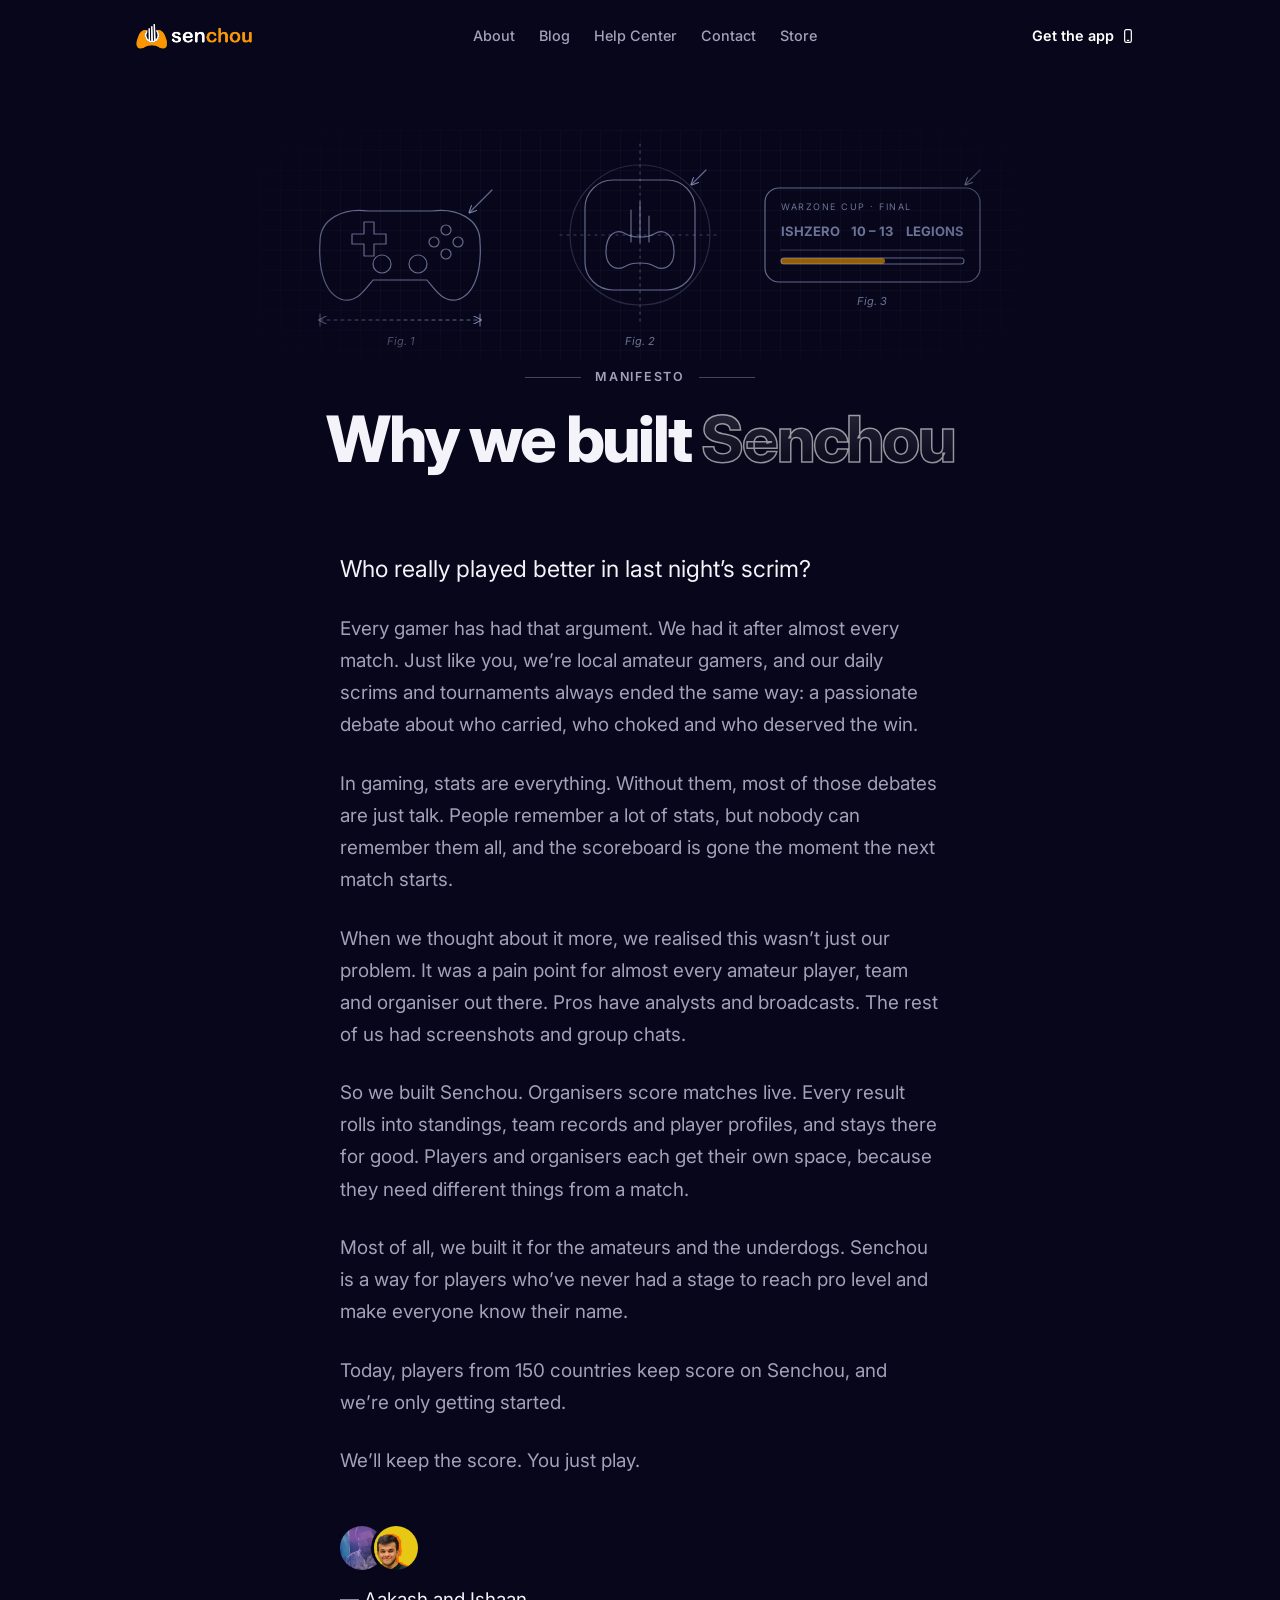
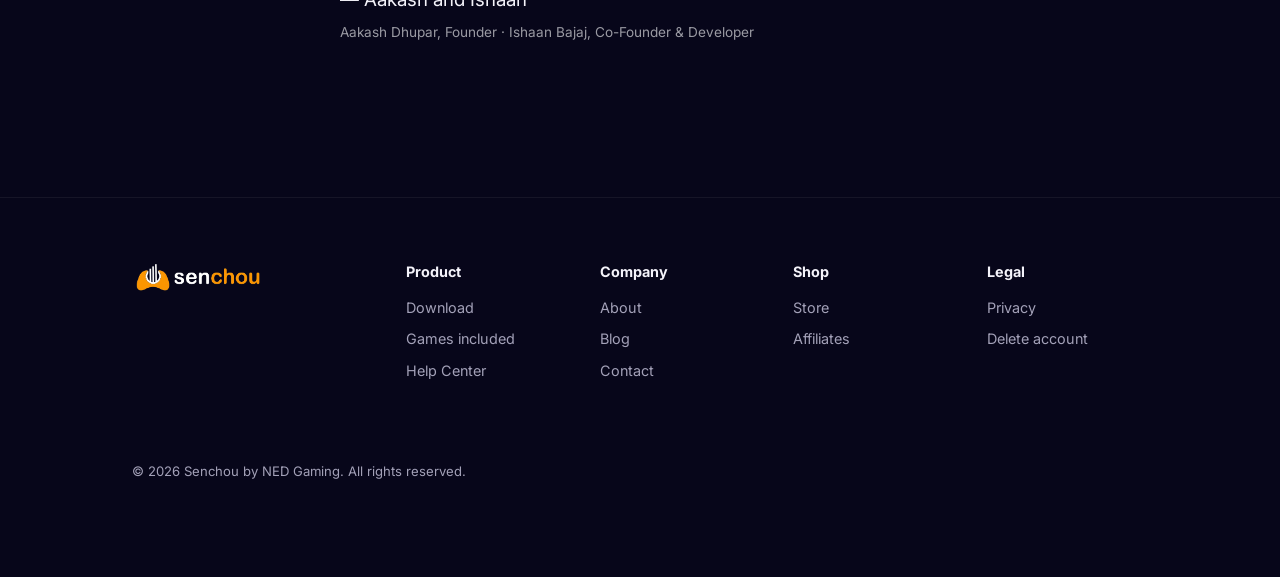
<file: about.html>
<!DOCTYPE html>
<html lang="en">

<head>
    <!-- Google tag (gtag.js) -->
    <script async src="https://www.googletagmanager.com/gtag/js?id=G-QVGZ369790"></script>
    <script>
        window.dataLayer = window.dataLayer || [];
        function gtag() { dataLayer.push(arguments); }
        gtag('js', new Date());
        gtag('config', 'G-QVGZ369790');
    </script>

    <meta charset="utf-8" />
    <meta name="viewport" content="width=device-width, initial-scale=1" />
    <title>About Senchou: Why We Built It</title>
    <meta name="description"
        content="Senchou was built by local amateur gamers who were tired of arguing without stats. Read why we built it." />
    <meta name="theme-color" content="#07061a" />
    <link rel="canonical" href="https://nedgaming.com/about.html" />
    <meta property="og:type" content="article" />
    <meta property="og:title" content="Why we built Senchou" />
    <meta property="og:description"
        content="Built by local amateur gamers who were tired of arguing without stats." />
    <meta property="og:image" content="https://nedgaming.com/assets/img/sc_7.jpg" />
    <link rel="icon" type="image/png" href="assets/img/logo_small.png" />

    <link rel="preconnect" href="https://fonts.googleapis.com" />
    <link rel="preconnect" href="https://fonts.gstatic.com" crossorigin />
    <link href="https://fonts.googleapis.com/css2?family=Inter:wght@400;500;600;700;800&display=swap"
        rel="stylesheet" />
    <link href="css/home.css" rel="stylesheet" />
    <link href="css/about.css" rel="stylesheet" />
    <script>document.documentElement.classList.add('js');</script>
</head>

<body class="page-dark">
    <a class="skip-link" href="#main">Skip to content</a>

    <!-- Header: flat at the top, pill on scroll (dark variant on this page) -->
    <header class="nav is-dark" data-nav>
        <div class="nav__pill">
            <a href="index.html" class="nav__logo" aria-label="Senchou home">
                <img class="nav__logo-on-light" src="assets/img/web_logo.png" alt="Senchou" width="457" height="109" />
                <img class="nav__logo-on-dark" src="assets/img/app/logo-light.png" alt="" width="457" height="109" />
            </a>
            <nav id="nav-menu" class="nav__menu" aria-label="Main">
                <a href="about.html" aria-current="page">About</a>
                <a href="blog.html">Blog</a>
                <a href="help.html">Help Center</a>
                <a href="contact.html">Contact</a>
                <a href="https://nedgamingai.lemonsqueezy.com" target="_blank" rel="noopener noreferrer">Store</a>
            </nav>
            <div class="nav__end">
                <a href="index.html#download" class="nav__cta">Get the app
                    <svg viewBox="0 0 24 24" aria-hidden="true"><rect x="7" y="2.5" width="10" height="19" rx="2.5" /><path d="M11 18.5h2" /></svg>
                </a>
                <button class="nav__toggle" type="button" aria-expanded="false" aria-controls="nav-menu" data-nav-toggle>
                    <span class="nav__toggle-bars" aria-hidden="true"></span>
                    <span class="visually-hidden">Menu</span>
                </button>
            </div>
        </div>
    </header>

    <main id="main" data-dark>
        <article class="manifesto">
            <!-- Blueprint drawing -->
            <div class="blueprint" aria-hidden="true" data-reveal>
                <svg viewBox="0 0 760 230">
                    <defs>
                        <pattern id="bp-grid" width="20" height="20" patternUnits="userSpaceOnUse">
                            <path d="M20 0H0V20" fill="none" stroke="rgba(160,180,255,0.07)" stroke-width="1" />
                        </pattern>
                        <marker id="bp-arrow" viewBox="0 0 10 10" refX="8" refY="5" markerWidth="7" markerHeight="7"
                            orient="auto-start-reverse">
                            <path d="M0 0L10 5L0 10" fill="none" stroke="rgba(190,205,255,0.6)" stroke-width="1.4" />
                        </marker>
                    </defs>
                    <rect width="760" height="230" fill="url(#bp-grid)" />

                    <g fill="none" stroke="rgba(190,205,255,0.5)" stroke-width="1.2" stroke-linecap="round"
                        stroke-linejoin="round">
                        <!-- Fig. 1: controller -->
                        <path
                            d="M60 112 C60 88 84 78 108 81 L172 81 C196 78 220 88 220 112 C222 142 214 166 196 170 C183 172 175 160 167 150 L113 150 C105 160 97 172 84 170 C66 166 58 142 60 112 Z" />
                        <path d="M92 104 H104 V92 H114 V104 H126 V114 H114 V126 H104 V114 H92 Z" />
                        <circle cx="186" cy="100" r="5" />
                        <circle cx="198" cy="112" r="5" />
                        <circle cx="186" cy="124" r="5" />
                        <circle cx="174" cy="112" r="5" />
                        <circle cx="122" cy="134" r="9" />
                        <circle cx="158" cy="134" r="9" />
                        <path d="M60 190 H220" stroke-dasharray="3 4" marker-start="url(#bp-arrow)"
                            marker-end="url(#bp-arrow)" />
                        <path d="M60 184 V196 M220 184 V196" />
                        <path d="M232 60 L210 82" marker-end="url(#bp-arrow)" />

                        <!-- Fig. 2: app icon with construction lines -->
                        <path d="M380 14 V196 M300 105 H460" stroke-dasharray="2 5" stroke="rgba(190,205,255,0.3)" />
                        <circle cx="380" cy="105" r="70" stroke="rgba(190,205,255,0.18)" />
                        <rect x="325" y="50" width="110" height="110" rx="28" />
                        <path
                            d="M346 122 C346 104 356 98 366 104 C372 108 388 108 394 104 C404 98 414 104 414 122 C414 136 404 142 394 136 C388 132 372 132 366 136 C356 142 346 136 346 122 Z" />
                        <path d="M371 112 V80 M380 112 V72 M389 112 V86" />
                        <path d="M446 40 L432 54" marker-end="url(#bp-arrow)" />

                        <!-- Fig. 3: scorecard -->
                        <rect x="505" y="58" width="215" height="94" rx="14" />
                        <path d="M521 120 H704" stroke="rgba(190,205,255,0.25)" />
                        <rect x="521" y="128" width="183" height="6" rx="3" />
                        <rect x="521" y="128" width="104" height="6" rx="3" fill="rgba(237,155,5,0.6)" stroke="none" />
                        <path d="M720 40 L706 54" marker-end="url(#bp-arrow)" />
                    </g>

                    <g fill="rgba(190,205,255,0.55)" font-family="Inter, sans-serif">
                        <text x="521" y="80" font-size="9" letter-spacing="1.5">WARZONE CUP · FINAL</text>
                        <text x="521" y="106" font-size="13" font-weight="700">ISHZERO</text>
                        <text x="612" y="106" font-size="13" font-weight="700" text-anchor="middle">10 – 13</text>
                        <text x="704" y="106" font-size="13" font-weight="700" text-anchor="end">LEGIONS</text>
                        <g font-style="italic" font-size="11">
                            <text x="140" y="215" text-anchor="middle">Fig. 1</text>
                            <text x="380" y="215" text-anchor="middle">Fig. 2</text>
                            <text x="612" y="175" text-anchor="middle">Fig. 3</text>
                        </g>
                    </g>
                </svg>
            </div>

            <p class="manifesto__kicker" data-reveal style="--d: 1"><span aria-hidden="true"></span>Manifesto<span
                    aria-hidden="true"></span></p>
            <h1 class="manifesto__title" data-reveal style="--d: 2">Why we built <span>Senchou</span></h1>

            <div class="manifesto__body">
                <p class="manifesto__lead" data-reveal>Who really played better in last night’s scrim?</p>

                <p data-reveal>Every gamer has had that argument. We had it after almost every match. Just like you,
                    we’re local amateur gamers, and our daily scrims and tournaments always ended the same way: a
                    passionate debate about who carried, who choked and who deserved the win.</p>

                <p data-reveal>In gaming, stats are everything. Without them, most of those debates are just talk.
                    People remember a lot of stats, but nobody can remember them all, and the scoreboard is gone the
                    moment the next match starts.</p>

                <p data-reveal>When we thought about it more, we realised this wasn’t just our problem. It was a pain
                    point for almost every amateur player, team and organiser out there. Pros have analysts and
                    broadcasts. The rest of us had screenshots and group chats.</p>

                <p data-reveal>So we built Senchou. Organisers score matches live. Every result rolls into standings,
                    team records and player profiles, and stays there for good. Players and organisers each get their
                    own space, because they need different things from a match.</p>

                <p data-reveal>Most of all, we built it for the amateurs and the underdogs. Senchou is a way for
                    players who’ve never had a stage to reach pro level and make everyone know their name.</p>

                <p data-reveal>Today, players from 150 countries keep score on Senchou, and we’re only getting
                    started.</p>

                <p data-reveal>We’ll keep the score. You just play.</p>

                <div class="signature" data-reveal>
                    <div class="signature__faces" aria-hidden="true">
                        <img src="assets/img/app/aakash-dhupar.webp" alt="" width="160" height="160" />
                        <img src="assets/img/app/ishaan-bajaj.webp" alt="" width="160" height="160" />
                    </div>
                    <p>— Aakash and Ishaan</p>
                    <p class="signature__roles">Aakash Dhupar, Founder · Ishaan Bajaj, Co-Founder &amp; Developer</p>
                </div>
            </div>
        </article>
    </main>

    <!-- Footer -->
    <footer class="footer footer--dark" data-dark>
        <div class="container footer__grid">
            <div class="footer__brand">
                <a href="index.html" aria-label="Senchou home"><img src="assets/img/app/logo-light.png" alt="Senchou" width="457" height="109" /></a>
            </div>
            <nav class="footer__col" aria-label="Product">
                <h3>Product</h3>
                <a href="index.html#download">Download</a>
                <a href="games_included.html">Games included</a>
                <a href="help.html">Help Center</a>
            </nav>
            <nav class="footer__col" aria-label="Company">
                <h3>Company</h3>
                <a href="about.html">About</a>
                <a href="blog.html">Blog</a>
                <a href="contact.html">Contact</a>
            </nav>
            <nav class="footer__col" aria-label="Shop">
                <h3>Shop</h3>
                <a href="https://nedgamingai.lemonsqueezy.com" target="_blank" rel="noopener noreferrer">Store</a>
                <a href="https://nedgamingai.lemonsqueezy.com/affiliates" target="_blank"
                    rel="noopener noreferrer">Affiliates</a>
            </nav>
            <nav class="footer__col" aria-label="Legal">
                <h3>Legal</h3>
                <a href="privacy_policy.html">Privacy</a>
                <a href="delete_account.html">Delete account</a>
            </nav>
        </div>
        <div class="container footer__base">
            <p>&copy; 2026 Senchou by NED Gaming. All rights reserved.</p>
        </div>
    </footer>

    <script src="js/home.js" defer></script>
</body>

</html>
</file>
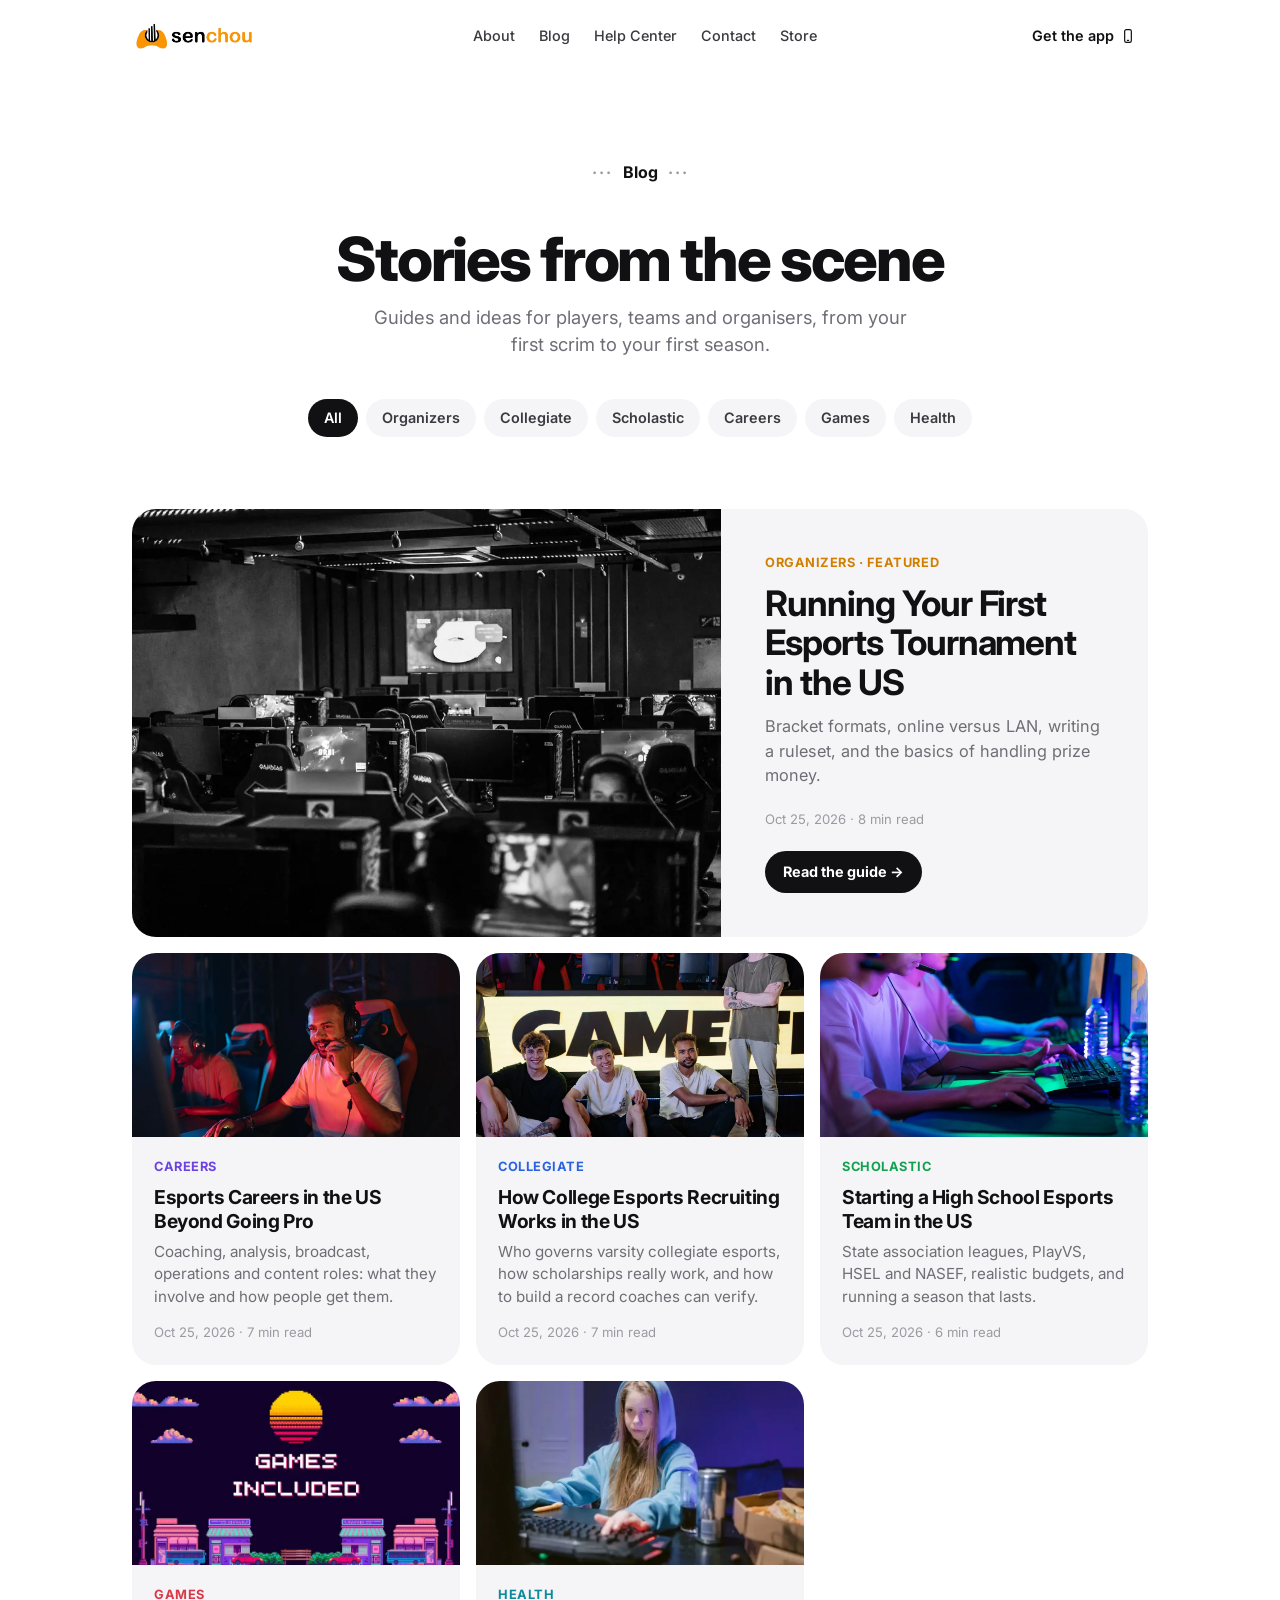
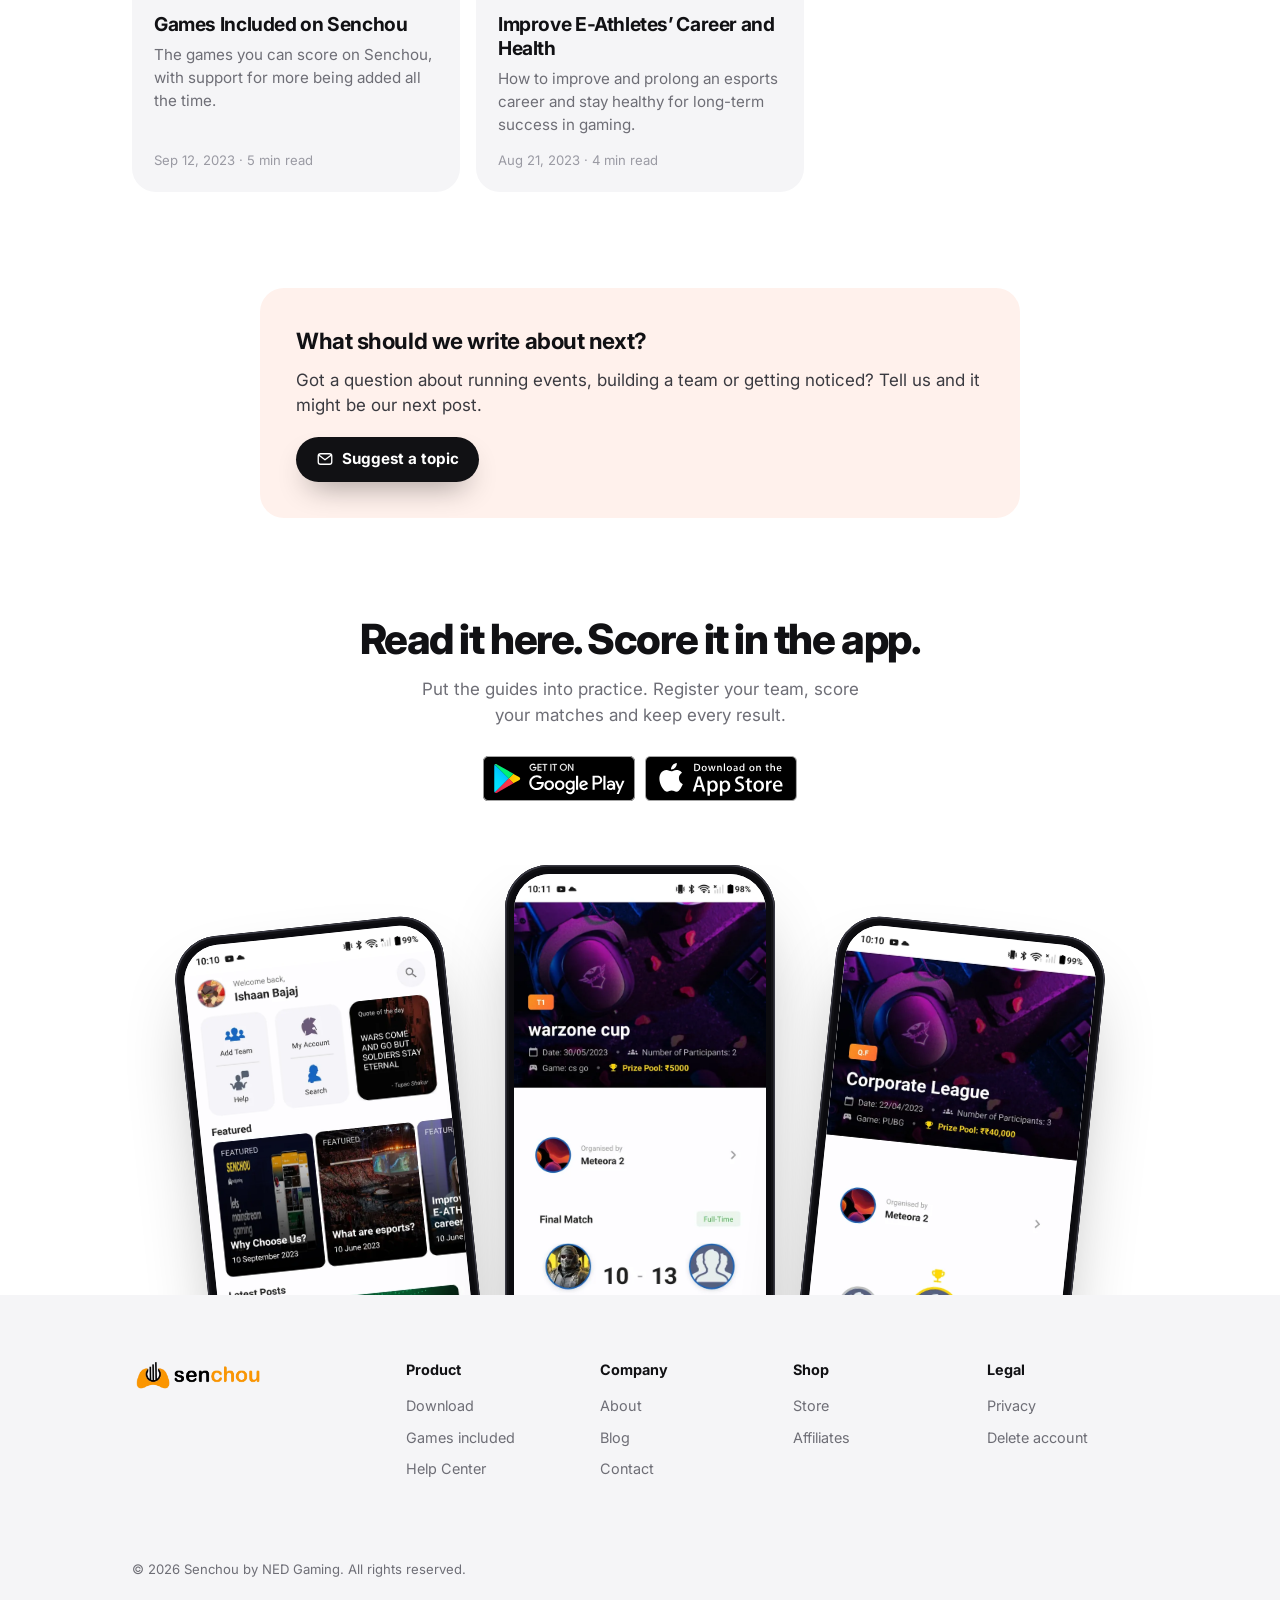
<file: blog.html>
<!DOCTYPE html>
<html lang="en">

<head>
    <!-- Google tag (gtag.js) -->
    <script async src="https://www.googletagmanager.com/gtag/js?id=G-QVGZ369790"></script>
    <script>
        window.dataLayer = window.dataLayer || [];
        function gtag() { dataLayer.push(arguments); }
        gtag('js', new Date());
        gtag('config', 'G-QVGZ369790');
    </script>

    <meta charset="utf-8" />
    <meta name="viewport" content="width=device-width, initial-scale=1" />
    <title>Senchou Blog: Esports Guides for Players and Organisers</title>
    <meta name="description"
        content="Guides and ideas for amateur esports: running tournaments, starting school teams, college recruiting, esports careers and more." />
    <meta name="theme-color" content="#ffffff" />
    <link rel="canonical" href="https://nedgaming.com/blog.html" />
    <meta property="og:type" content="website" />
    <meta property="og:title" content="The Senchou Blog" />
    <meta property="og:description"
        content="Guides and ideas for players, teams and organisers in amateur esports." />
    <meta property="og:image" content="https://nedgaming.com/assets/img/blog_tournament_venue.jpg" />
    <link rel="icon" type="image/png" href="assets/img/logo_small.png" />

    <link rel="preconnect" href="https://fonts.googleapis.com" />
    <link rel="preconnect" href="https://fonts.gstatic.com" crossorigin />
    <link href="https://fonts.googleapis.com/css2?family=Inter:wght@400;500;600;700;800&display=swap"
        rel="stylesheet" />
    <link href="css/home.css" rel="stylesheet" />
    <link href="css/help.css" rel="stylesheet" />
    <link href="css/blog.css" rel="stylesheet" />
    <script>document.documentElement.classList.add('js');</script>
</head>

<body>
    <a class="skip-link" href="#main">Skip to content</a>

    <!-- Header: flat at the top, pill on scroll -->
    <header class="nav" data-nav>
        <div class="nav__pill">
            <a href="index.html" class="nav__logo" aria-label="Senchou home">
                <img class="nav__logo-on-light" src="assets/img/web_logo.png" alt="Senchou" width="457" height="109" />
                <img class="nav__logo-on-dark" src="assets/img/app/logo-light.png" alt="" width="457" height="109" />
            </a>
            <nav id="nav-menu" class="nav__menu" aria-label="Main">
                <a href="about.html">About</a>
                <a href="blog.html" aria-current="page">Blog</a>
                <a href="help.html">Help Center</a>
                <a href="contact.html">Contact</a>
                <a href="https://nedgamingai.lemonsqueezy.com" target="_blank" rel="noopener noreferrer">Store</a>
            </nav>
            <div class="nav__end">
                <a href="index.html#download" class="nav__cta">Get the app
                    <svg viewBox="0 0 24 24" aria-hidden="true"><rect x="7" y="2.5" width="10" height="19" rx="2.5" /><path d="M11 18.5h2" /></svg>
                </a>
                <button class="nav__toggle" type="button" aria-expanded="false" aria-controls="nav-menu" data-nav-toggle>
                    <span class="nav__toggle-bars" aria-hidden="true"></span>
                    <span class="visually-hidden">Menu</span>
                </button>
            </div>
        </div>
    </header>

    <main id="main">
        <!-- Hero -->
        <section class="blog-hero container">
            <p class="help-kicker" data-reveal><span aria-hidden="true">···</span>Blog<span
                    aria-hidden="true">···</span></p>
            <h1 class="blog-hero__title" data-reveal style="--d: 1">Stories from the scene</h1>
            <p class="blog-hero__lede" data-reveal style="--d: 2">Guides and ideas for players, teams and organisers,
                from your first scrim to your first season.</p>

            <div class="filters" role="group" aria-label="Filter posts by topic" data-reveal style="--d: 3" data-filters>
                <button type="button" class="is-active" aria-pressed="true" data-filter="all">All</button>
                <button type="button" aria-pressed="false" data-filter="organizers">Organizers</button>
                <button type="button" aria-pressed="false" data-filter="collegiate">Collegiate</button>
                <button type="button" aria-pressed="false" data-filter="scholastic">Scholastic</button>
                <button type="button" aria-pressed="false" data-filter="careers">Careers</button>
                <button type="button" aria-pressed="false" data-filter="games">Games</button>
                <button type="button" aria-pressed="false" data-filter="health">Health</button>
            </div>
        </section>

        <section class="container posts" aria-label="Posts" data-posts>
            <!-- Featured post -->
            <a class="post post--featured" href="running_us_esports_tournament.html" data-cat="organizers"
                data-reveal>
                <div class="post__img"><img src="assets/img/app/cover-tournament.webp"
                        alt="Rows of gaming PCs set up in a tournament venue" width="1200" height="675" /></div>
                <div class="post__body">
                    <p class="post__cat" style="--cat: #d27f00">Organizers · Featured</p>
                    <h2>Running Your First Esports Tournament in the US</h2>
                    <p class="post__excerpt">Bracket formats, online versus LAN, writing a ruleset, and the basics of
                        handling prize money.</p>
                    <p class="post__meta">Oct 25, 2026 · 8 min read</p>
                    <span class="post__read">Read the guide <span aria-hidden="true">→</span></span>
                </div>
            </a>

            <a class="post" href="esports_careers_usa.html" data-cat="careers" data-reveal>
                <div class="post__img"><img src="assets/img/app/cover-careers.webp"
                        alt="Two players at gaming PCs under red and blue lights" loading="lazy" width="1200"
                        height="675" /></div>
                <div class="post__body">
                    <p class="post__cat" style="--cat: #6a43e0">Careers</p>
                    <h2>Esports Careers in the US Beyond Going Pro</h2>
                    <p class="post__excerpt">Coaching, analysis, broadcast, operations and content roles: what they
                        involve and how people get them.</p>
                    <p class="post__meta">Oct 25, 2026 · 7 min read</p>
                </div>
            </a>

            <a class="post" href="college_esports_recruiting.html" data-cat="collegiate" data-reveal style="--d: 1">
                <div class="post__img"><img src="assets/img/app/cover-college.webp"
                        alt="A college esports team posing in front of a stage" loading="lazy" width="1200"
                        height="675" /></div>
                <div class="post__body">
                    <p class="post__cat" style="--cat: #2b62e0">Collegiate</p>
                    <h2>How College Esports Recruiting Works in the US</h2>
                    <p class="post__excerpt">Who governs varsity collegiate esports, how scholarships really work,
                        and how to build a record coaches can verify.</p>
                    <p class="post__meta">Oct 25, 2026 · 7 min read</p>
                </div>
            </a>

            <a class="post" href="high_school_esports_usa.html" data-cat="scholastic" data-reveal style="--d: 2">
                <div class="post__img"><img src="assets/img/app/cover-school.webp"
                        alt="Students playing on keyboards with green lighting" loading="lazy" width="1200"
                        height="675" /></div>
                <div class="post__body">
                    <p class="post__cat" style="--cat: #12a150">Scholastic</p>
                    <h2>Starting a High School Esports Team in the US</h2>
                    <p class="post__excerpt">State association leagues, PlayVS, HSEL and NASEF, realistic budgets, and
                        running a season that lasts.</p>
                    <p class="post__meta">Oct 25, 2026 · 6 min read</p>
                </div>
            </a>

            <a class="post" href="games_included.html" data-cat="games" data-reveal>
                <div class="post__img"><img src="assets/img/app/cover-games.webp"
                        alt="Pixel-art city skyline with the words Games Included" loading="lazy" width="800"
                        height="450" /></div>
                <div class="post__body">
                    <p class="post__cat" style="--cat: #d93848">Games</p>
                    <h2>Games Included on Senchou</h2>
                    <p class="post__excerpt">The games you can score on Senchou, with support for more being added all
                        the time.</p>
                    <p class="post__meta">Sep 12, 2023 · 5 min read</p>
                </div>
            </a>

            <a class="post" href="improve_health.html" data-cat="health" data-reveal style="--d: 1">
                <div class="post__img"><img src="assets/img/app/cover-health.webp"
                        alt="A young player in a hoodie at a gaming keyboard" loading="lazy" width="800"
                        height="450" /></div>
                <div class="post__body">
                    <p class="post__cat" style="--cat: #0b8a9c">Health</p>
                    <h2>Improve E-Athletes’ Career and Health</h2>
                    <p class="post__excerpt">How to improve and prolong an esports career and stay healthy for
                        long-term success in gaming.</p>
                    <p class="post__meta">Aug 21, 2023 · 4 min read</p>
                </div>
            </a>

            <p class="help-empty" hidden data-posts-empty>No posts in this topic yet.</p>
        </section>

        <!-- Suggest a topic -->
        <section class="container">
            <aside class="help-more blog-suggest" data-reveal>
                <h2>What should we write about next?</h2>
                <p>Got a question about running events, building a team or getting noticed? Tell us and it might be
                    our next post.</p>
                <a class="pill-btn pill-btn--dark" href="mailto:ned.esports@gmail.com?subject=Blog%20topic%20idea">
                    <svg viewBox="0 0 24 24" aria-hidden="true"><rect x="3" y="5" width="18" height="14" rx="3" /><path d="m4 7 8 6 8-6" /></svg>
                    Suggest a topic</a>
            </aside>
        </section>

        <!-- Closing CTA -->
        <section class="finale" id="download" aria-labelledby="finale-title">
            <div class="container finale__copy">
                <h2 id="finale-title" class="finale__title finale__title--sm" data-reveal>Read it here. Score it in
                    the app.</h2>
                <p data-reveal style="--d: 1">Put the guides into practice. Register your team, score your matches and
                    keep every result.</p>
                <div class="badges badges--center" data-reveal style="--d: 2">
                    <a href="https://play.google.com/store/apps/details?id=com.ned.ned" target="_blank"
                        rel="noopener"><img src="assets/img/google-play-badge.svg" alt="Get it on Google Play"
                            width="150" height="45" /></a>
                    <a href="https://apps.apple.com/ca/app/senchou/id6741138914" target="_blank"
                        rel="noopener"><img src="assets/img/app-store-badge.svg" alt="Download on the App Store"
                            width="135" height="45" /></a>
                </div>
            </div>
            <div class="lineup" aria-hidden="true" data-reveal style="--d: 2">
                <div class="phone lineup__side lineup__side--l">
                    <div class="phone__screen"><img src="assets/img/app/home.webp" alt="" loading="lazy" width="640"
                            height="1352" /></div>
                </div>
                <div class="phone lineup__mid">
                    <div class="phone__screen"><img src="assets/img/app/match-final.webp" alt="" loading="lazy"
                            width="640" height="1352" /></div>
                </div>
                <div class="phone lineup__side lineup__side--r">
                    <div class="phone__screen"><img src="assets/img/app/standings.webp" alt="" loading="lazy"
                            width="640" height="1352" /></div>
                </div>
            </div>
        </section>
    </main>

    <!-- Footer -->
    <footer class="footer">
        <div class="container footer__grid">
            <div class="footer__brand">
                <a href="index.html" aria-label="Senchou home"><img src="assets/img/web_logo.png" alt="Senchou" width="457" height="109" /></a>
            </div>
            <nav class="footer__col" aria-label="Product">
                <h3>Product</h3>
                <a href="index.html#download">Download</a>
                <a href="games_included.html">Games included</a>
                <a href="help.html">Help Center</a>
            </nav>
            <nav class="footer__col" aria-label="Company">
                <h3>Company</h3>
                <a href="about.html">About</a>
                <a href="blog.html">Blog</a>
                <a href="contact.html">Contact</a>
            </nav>
            <nav class="footer__col" aria-label="Shop">
                <h3>Shop</h3>
                <a href="https://nedgamingai.lemonsqueezy.com" target="_blank" rel="noopener noreferrer">Store</a>
                <a href="https://nedgamingai.lemonsqueezy.com/affiliates" target="_blank"
                    rel="noopener noreferrer">Affiliates</a>
            </nav>
            <nav class="footer__col" aria-label="Legal">
                <h3>Legal</h3>
                <a href="privacy_policy.html">Privacy</a>
                <a href="delete_account.html">Delete account</a>
            </nav>
        </div>
        <div class="container footer__base">
            <p>&copy; 2026 Senchou by NED Gaming. All rights reserved.</p>
        </div>
    </footer>

    <script src="js/home.js" defer></script>
    <script src="js/blog.js" defer></script>
</body>

</html>
</file>
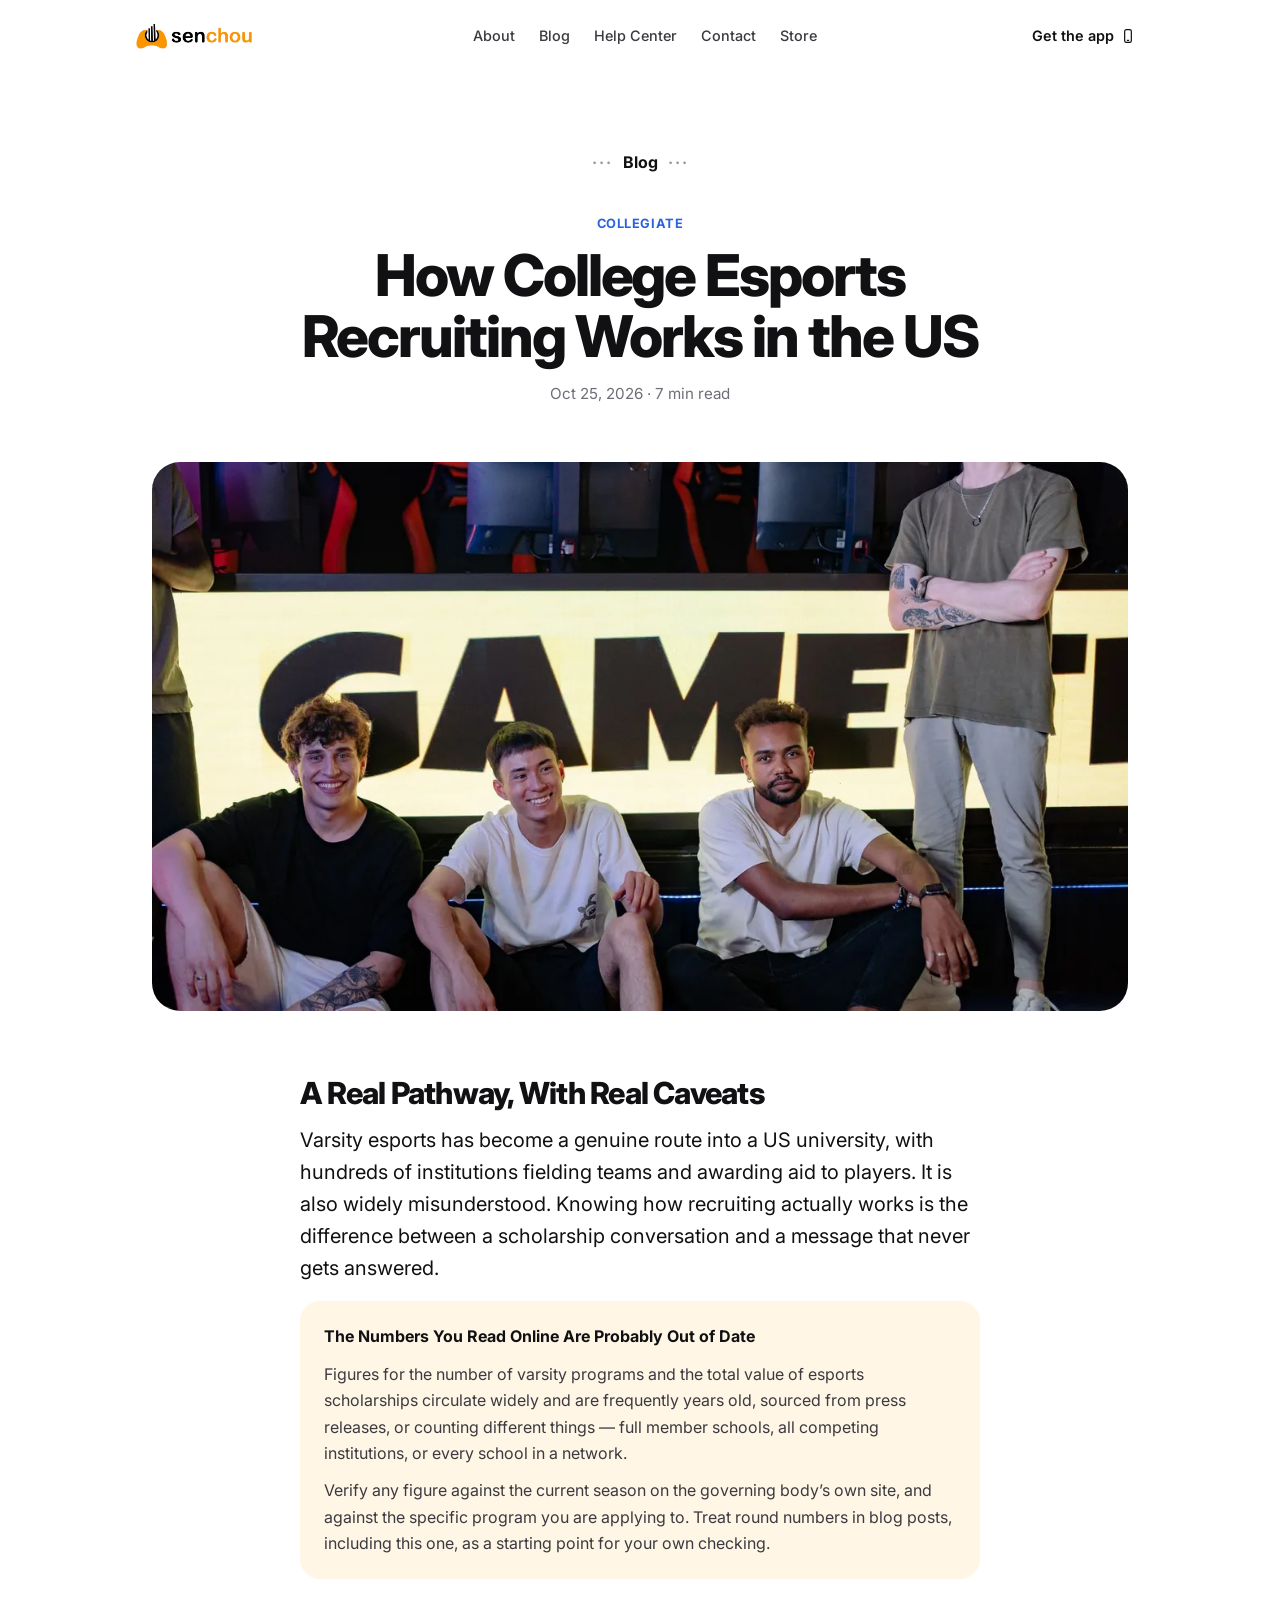
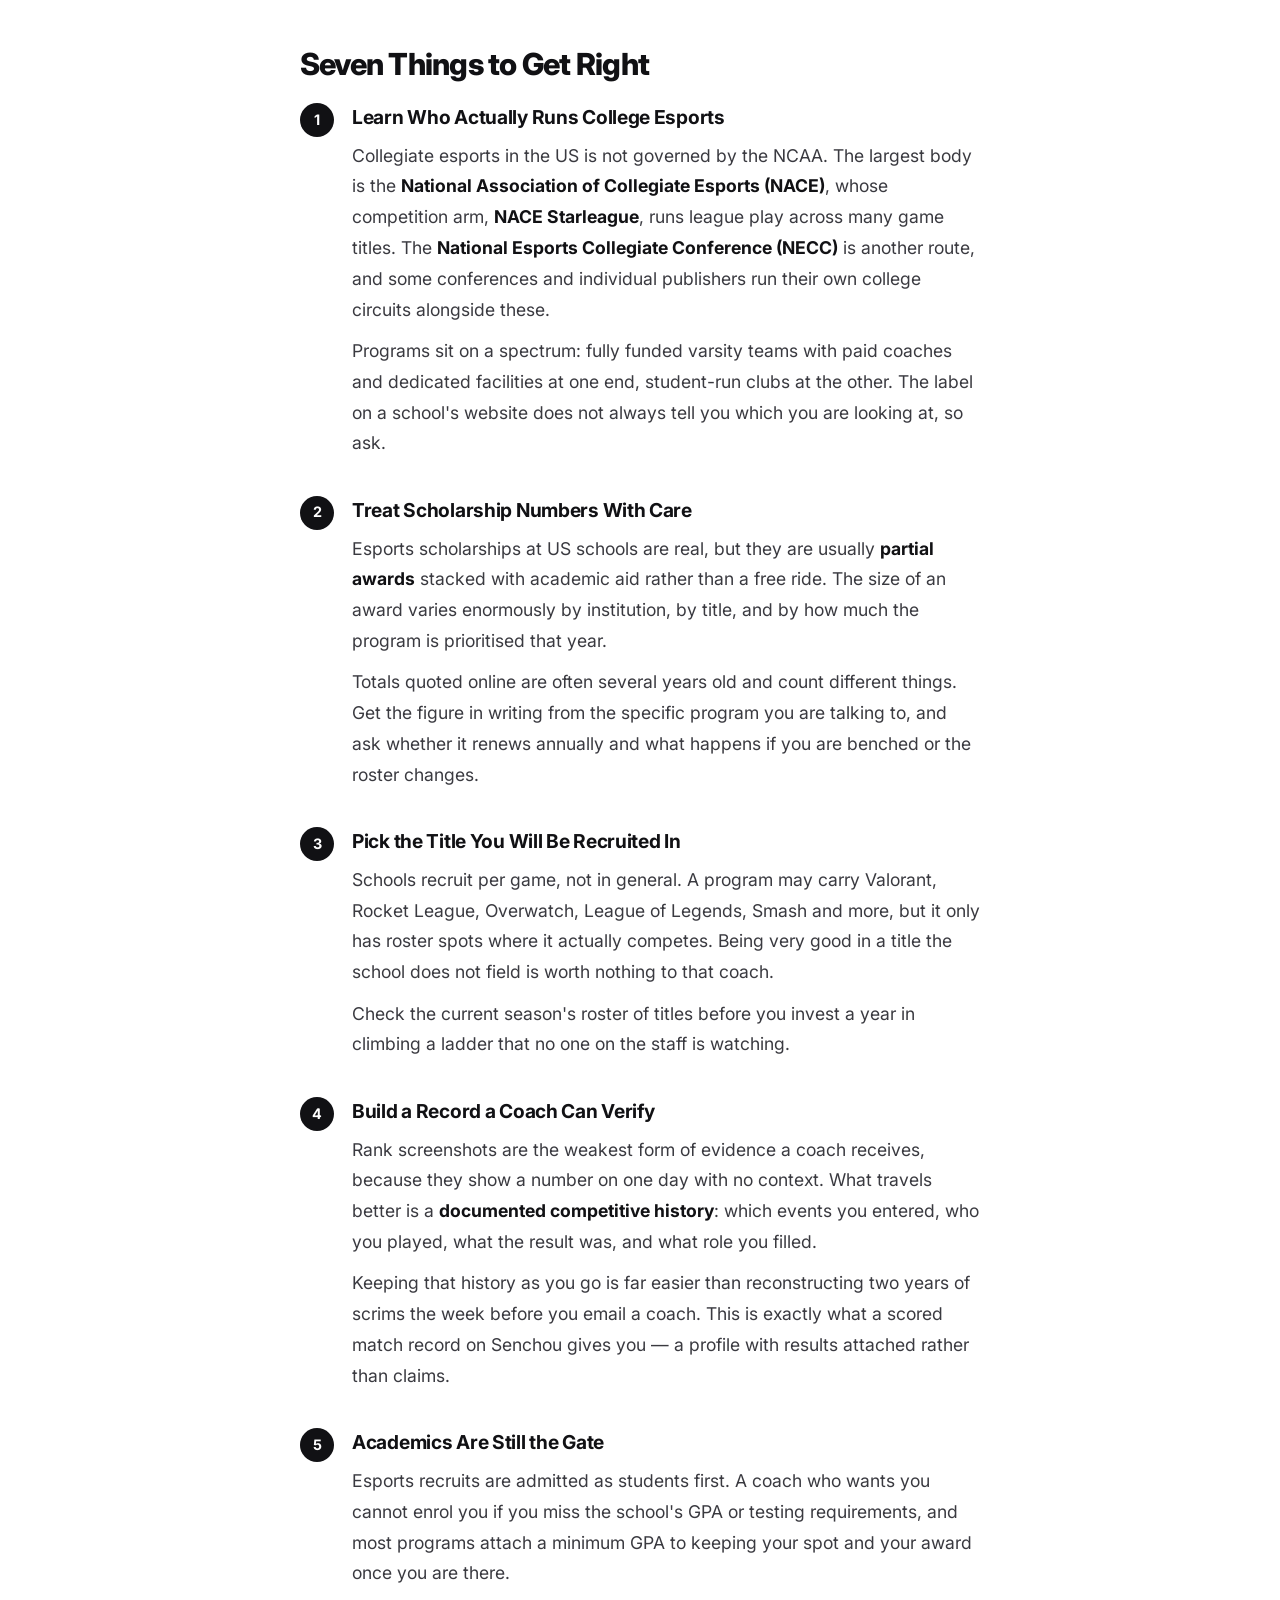
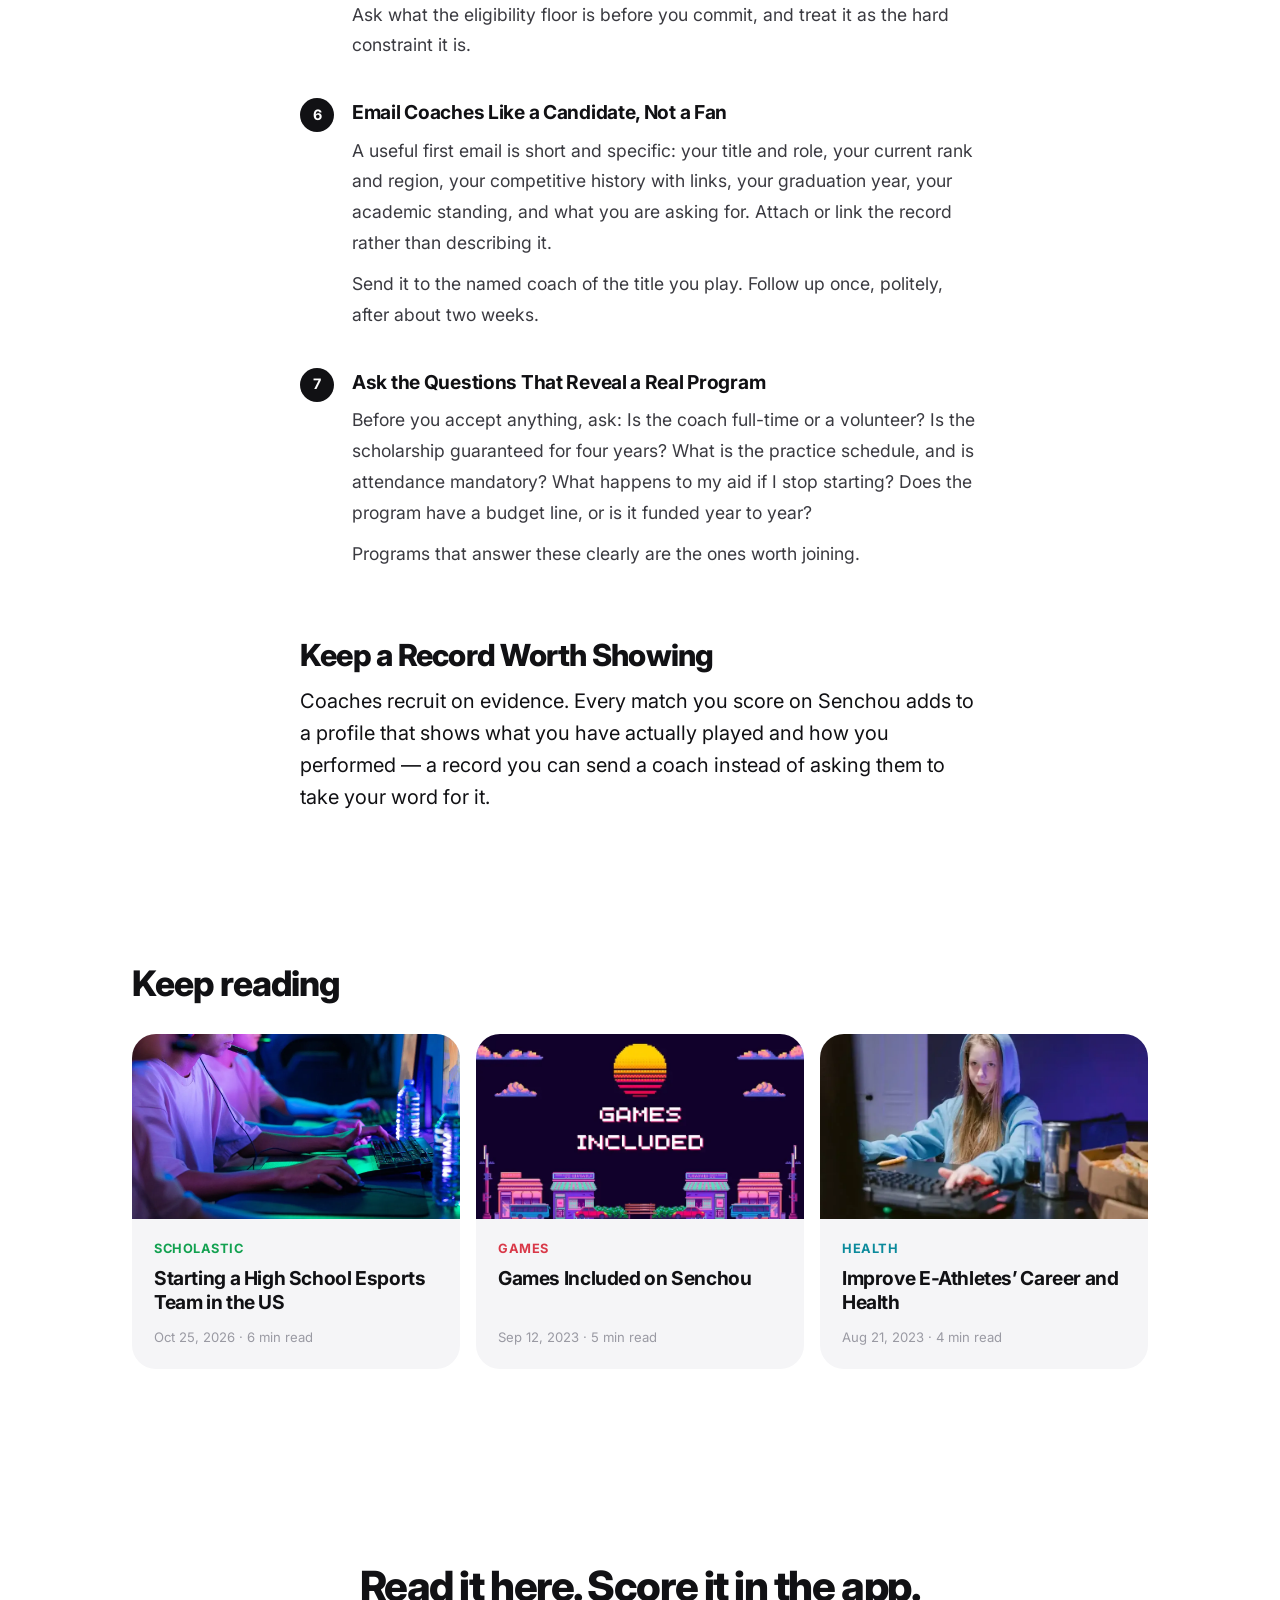
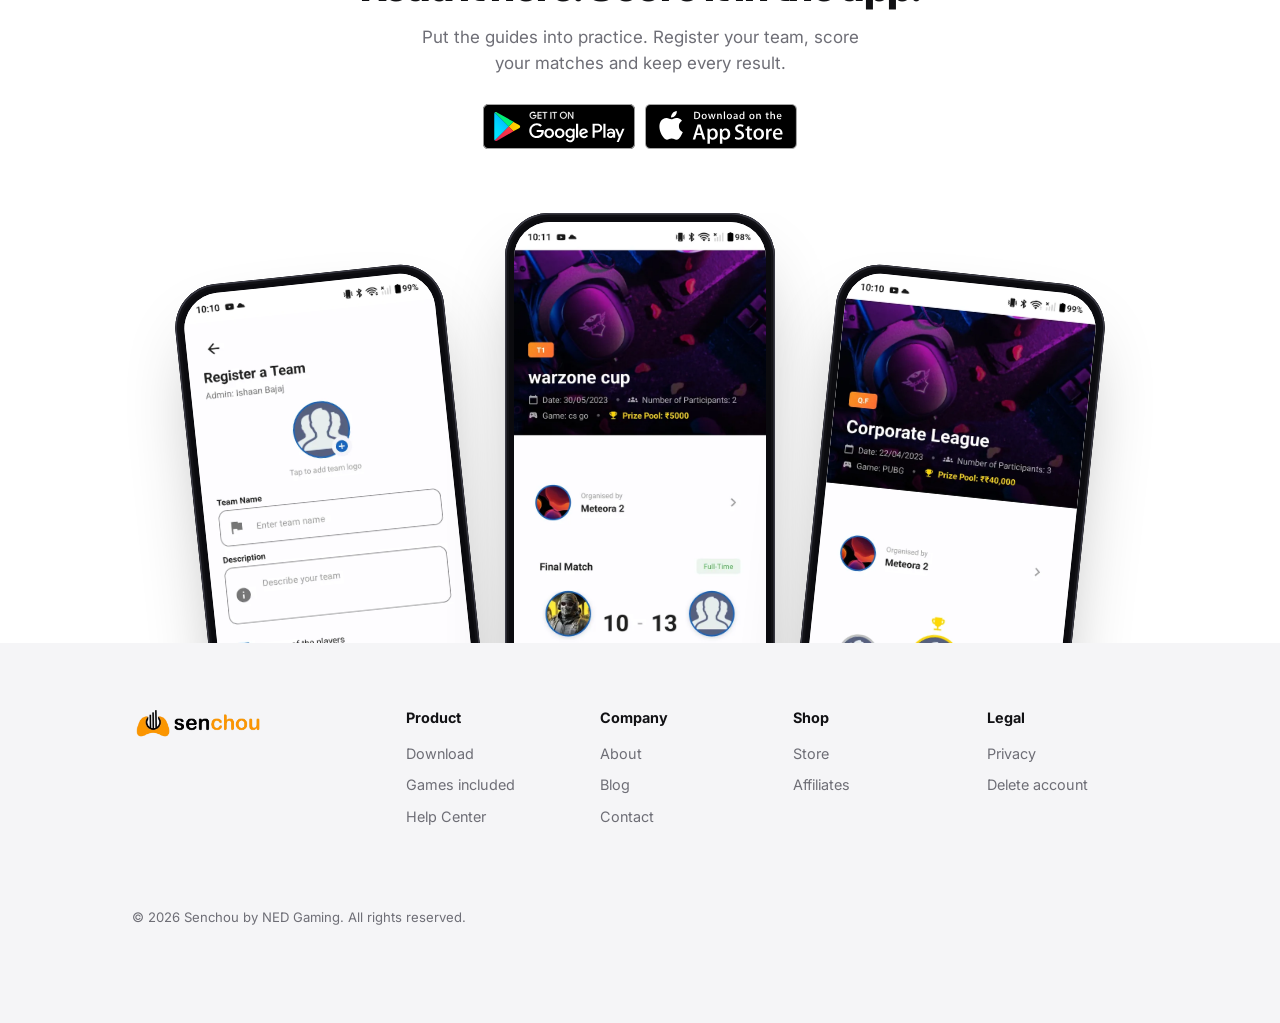
<file: college_esports_recruiting.html>
<!DOCTYPE html>
<html lang="en">

<head>
    <!-- Google tag (gtag.js) -->
    <script async src="https://www.googletagmanager.com/gtag/js?id=G-QVGZ369790"></script>
    <script>
        window.dataLayer = window.dataLayer || [];
        function gtag() { dataLayer.push(arguments); }
        gtag('js', new Date());
        gtag('config', 'G-QVGZ369790');
    </script>
    <script async src="https://pagead2.googlesyndication.com/pagead/js/adsbygoogle.js?client=ca-pub-9733133097462328"
        crossorigin="anonymous"></script>

    <meta charset="utf-8" />
    <meta name="viewport" content="width=device-width, initial-scale=1" />
    <title>How College Esports Recruiting Works in the US | Senchou</title>
    <meta name="description" content="A practical guide to varsity collegiate esports in the United States: who governs it, how scholarships really work, and how to build a competitive record coaches can verify." />
    <meta name="theme-color" content="#ffffff" />
    <link rel="canonical" href="https://nedgaming.com/college_esports_recruiting.html" />
    <meta property="og:type" content="article" />
    <meta property="og:url" content="https://nedgaming.com/college_esports_recruiting.html" />
    <meta property="og:title" content="How College Esports Recruiting Works in the US" />
    <meta property="og:description" content="A practical guide to varsity collegiate esports in the United States: who governs it, how scholarships really work, and how to build a competitive record coaches can verify." />
    <meta property="og:image" content="https://nedgaming.com/assets/img/app/cover-college.webp" />
    <meta property="article:published_time" content="2026-10-25" />
    <meta name="twitter:card" content="summary_large_image" />
    <link rel="icon" type="image/png" href="assets/img/logo_small.png" />
    <script type="application/ld+json">
    {
        "@context": "https://schema.org",
        "@type": "BlogPosting",
        "headline": "How College Esports Recruiting Works in the US",
        "description": "A practical guide to varsity collegiate esports in the United States: who governs it, how scholarships really work, and how to build a competitive record coaches can verify.",
        "image": "https://nedgaming.com/assets/img/app/cover-college.webp",
        "datePublished": "2026-10-25",
        "publisher": { "@type": "Organization", "name": "Senchou by NED Gaming" },
        "mainEntityOfPage": "https://nedgaming.com/college_esports_recruiting.html"
    }
    </script>

    <link rel="preconnect" href="https://fonts.googleapis.com" />
    <link rel="preconnect" href="https://fonts.gstatic.com" crossorigin />
    <link href="https://fonts.googleapis.com/css2?family=Inter:wght@400;500;600;700;800&display=swap"
        rel="stylesheet" />
    <link href="css/home.css" rel="stylesheet" />
    <link href="css/help.css" rel="stylesheet" />
    <link href="css/blog.css" rel="stylesheet" />
    <link href="css/post.css" rel="stylesheet" />
    <script>document.documentElement.classList.add('js');</script>
</head>

<body>
    <a class="skip-link" href="#main">Skip to content</a>

    <!-- Header: flat at the top, pill on scroll -->
    <header class="nav" data-nav>
        <div class="nav__pill">
            <a href="index.html" class="nav__logo" aria-label="Senchou home">
                <img class="nav__logo-on-light" src="assets/img/web_logo.png" alt="Senchou" width="457" height="109" />
                <img class="nav__logo-on-dark" src="assets/img/app/logo-light.png" alt="" width="457" height="109" />
            </a>
            <nav id="nav-menu" class="nav__menu" aria-label="Main">
                <a href="about.html">About</a>
                <a href="blog.html" aria-current="page">Blog</a>
                <a href="help.html">Help Center</a>
                <a href="contact.html">Contact</a>
                <a href="https://nedgamingai.lemonsqueezy.com" target="_blank" rel="noopener noreferrer">Store</a>
            </nav>
            <div class="nav__end">
                <a href="#download" class="nav__cta">Get the app
                    <svg viewBox="0 0 24 24" aria-hidden="true"><rect x="7" y="2.5" width="10" height="19" rx="2.5" /><path d="M11 18.5h2" /></svg>
                </a>
                <button class="nav__toggle" type="button" aria-expanded="false" aria-controls="nav-menu" data-nav-toggle>
                    <span class="nav__toggle-bars" aria-hidden="true"></span>
                    <span class="visually-hidden">Menu</span>
                </button>
            </div>
        </div>
    </header>

    <main id="main">
        <article class="article">
            <header class="article__head container">
                <a class="help-kicker article__back" href="blog.html"><span aria-hidden="true">···</span>Blog<span
                        aria-hidden="true">···</span></a>
                <p class="post__cat" style="--cat: #2b62e0">Collegiate</p>
                <h1 class="article__title">How College Esports Recruiting Works in the US</h1>
                <p class="article__meta"><time datetime="2026-10-25">Oct 25, 2026</time> · 7 min read</p>
            </header>

            <figure class="article__cover container">
                <img src="assets/img/app/cover-college.webp" alt="College-age esports team at a competition venue" width="1200" height="675" />
            </figure>

            <div class="prose">
<h2>A Real Pathway, With Real Caveats</h2>
<p class="lead">Varsity esports has become a genuine route into a US university, with hundreds of institutions fielding teams and awarding aid to players. It is also widely misunderstood. Knowing how recruiting actually works is the difference between a scholarship conversation and a message that never gets answered.</p>
<aside class="callout">
<p class="callout__title">The Numbers You Read Online Are Probably Out of Date</p>
<p>Figures for the number of varsity programs and the total value of esports scholarships circulate widely and are frequently years old, sourced from press releases, or counting different things &mdash; full member schools, all competing institutions, or every school in a network.</p>
<p>Verify any figure against the current season on the governing body&rsquo;s own site, and against the specific program you are applying to. Treat round numbers in blog posts, including this one, as a starting point for your own checking.</p>
</aside>
<h2>Seven Things to Get Right</h2>
<ol class="steps">
<li>
<h3>Learn Who Actually Runs College Esports</h3>
<p>Collegiate esports in the US is not governed by the NCAA. The largest body is the <strong>National Association of Collegiate Esports (NACE)</strong>, whose competition arm, <strong>NACE Starleague</strong>, runs league play across many game titles. The <strong>National Esports Collegiate Conference (NECC)</strong> is another route, and some conferences and individual publishers run their own college circuits alongside these.</p>
<p>Programs sit on a spectrum: fully funded varsity teams with paid coaches and dedicated facilities at one end, student-run clubs at the other. The label on a school's website does not always tell you which you are looking at, so ask.</p>
</li>
<li>
<h3>Treat Scholarship Numbers With Care</h3>
<p>Esports scholarships at US schools are real, but they are usually <strong>partial awards</strong> stacked with academic aid rather than a free ride. The size of an award varies enormously by institution, by title, and by how much the program is prioritised that year.</p>
<p>Totals quoted online are often several years old and count different things. Get the figure in writing from the specific program you are talking to, and ask whether it renews annually and what happens if you are benched or the roster changes.</p>
</li>
<li>
<h3>Pick the Title You Will Be Recruited In</h3>
<p>Schools recruit per game, not in general. A program may carry Valorant, Rocket League, Overwatch, League of Legends, Smash and more, but it only has roster spots where it actually competes. Being very good in a title the school does not field is worth nothing to that coach.</p>
<p>Check the current season's roster of titles before you invest a year in climbing a ladder that no one on the staff is watching.</p>
</li>
<li>
<h3>Build a Record a Coach Can Verify</h3>
<p>Rank screenshots are the weakest form of evidence a coach receives, because they show a number on one day with no context. What travels better is a <strong>documented competitive history</strong>: which events you entered, who you played, what the result was, and what role you filled.</p>
<p>Keeping that history as you go is far easier than reconstructing two years of scrims the week before you email a coach. This is exactly what a scored match record on Senchou gives you &mdash; a profile with results attached rather than claims.</p>
</li>
<li>
<h3>Academics Are Still the Gate</h3>
<p>Esports recruits are admitted as students first. A coach who wants you cannot enrol you if you miss the school's GPA or testing requirements, and most programs attach a minimum GPA to keeping your spot and your award once you are there.</p>
<p>Ask what the eligibility floor is before you commit, and treat it as the hard constraint it is.</p>
</li>
<li>
<h3>Email Coaches Like a Candidate, Not a Fan</h3>
<p>A useful first email is short and specific: your title and role, your current rank and region, your competitive history with links, your graduation year, your academic standing, and what you are asking for. Attach or link the record rather than describing it.</p>
<p>Send it to the named coach of the title you play. Follow up once, politely, after about two weeks.</p>
</li>
<li>
<h3>Ask the Questions That Reveal a Real Program</h3>
<p>Before you accept anything, ask: Is the coach full-time or a volunteer? Is the scholarship guaranteed for four years? What is the practice schedule, and is attendance mandatory? What happens to my aid if I stop starting? Does the program have a budget line, or is it funded year to year?</p>
<p>Programs that answer these clearly are the ones worth joining.</p>
</li>
</ol>
<h2>Keep a Record Worth Showing</h2>
<p class="lead">Coaches recruit on evidence. Every match you score on Senchou adds to a profile that shows what you have actually played and how you performed &mdash; a record you can send a coach instead of asking them to take your word for it.</p>
            </div>
        </article>

        <!-- Keep reading -->
        <section class="container more-posts" aria-labelledby="more-title">
            <h2 id="more-title" class="more-posts__title">Keep reading</h2>
            <div class="posts posts--compact">
                <a class="post" href="high_school_esports_usa.html">
                    <div class="post__img"><img src="assets/img/app/cover-school.webp" alt="" loading="lazy" width="1200" height="675" /></div>
                    <div class="post__body">
                        <p class="post__cat" style="--cat: #12a150">Scholastic</p>
                        <h2>Starting a High School Esports Team in the US</h2>
                        <p class="post__meta">Oct 25, 2026 · 6 min read</p>
                    </div>
                </a>
                <a class="post" href="games_included.html">
                    <div class="post__img"><img src="assets/img/app/cover-games.webp" alt="" loading="lazy" width="800" height="450" /></div>
                    <div class="post__body">
                        <p class="post__cat" style="--cat: #d93848">Games</p>
                        <h2>Games Included on Senchou</h2>
                        <p class="post__meta">Sep 12, 2023 · 5 min read</p>
                    </div>
                </a>
                <a class="post" href="improve_health.html">
                    <div class="post__img"><img src="assets/img/app/cover-health.webp" alt="" loading="lazy" width="800" height="450" /></div>
                    <div class="post__body">
                        <p class="post__cat" style="--cat: #0b8a9c">Health</p>
                        <h2>Improve E-Athletes’ Career and Health</h2>
                        <p class="post__meta">Aug 21, 2023 · 4 min read</p>
                    </div>
                </a>
            </div>
        </section>

        <!-- Closing CTA -->
        <section class="finale" id="download" aria-labelledby="finale-title">
            <div class="container finale__copy">
                <h2 id="finale-title" class="finale__title finale__title--sm">Read it here. Score it in the app.</h2>
                <p>Put the guides into practice. Register your team, score your matches and keep every result.</p>
                <div class="badges badges--center">
                    <a href="https://play.google.com/store/apps/details?id=com.ned.ned" target="_blank"
                        rel="noopener"><img src="assets/img/google-play-badge.svg" alt="Get it on Google Play"
                            width="150" height="45" /></a>
                    <a href="https://apps.apple.com/ca/app/senchou/id6741138914" target="_blank"
                        rel="noopener"><img src="assets/img/app-store-badge.svg" alt="Download on the App Store"
                            width="135" height="45" /></a>
                </div>
            </div>
            <div class="lineup" aria-hidden="true">
                <div class="phone lineup__side lineup__side--l">
                    <div class="phone__screen"><img src="assets/img/app/register-team.webp" alt="" loading="lazy"
                            width="640" height="1352" /></div>
                </div>
                <div class="phone lineup__mid">
                    <div class="phone__screen"><img src="assets/img/app/match-final.webp" alt="" loading="lazy"
                            width="640" height="1352" /></div>
                </div>
                <div class="phone lineup__side lineup__side--r">
                    <div class="phone__screen"><img src="assets/img/app/standings.webp" alt="" loading="lazy"
                            width="640" height="1352" /></div>
                </div>
            </div>
        </section>
    </main>

    <!-- Footer -->
    <footer class="footer">
        <div class="container footer__grid">
            <div class="footer__brand">
                <a href="index.html" aria-label="Senchou home"><img src="assets/img/web_logo.png" alt="Senchou" width="457" height="109" /></a>
            </div>
            <nav class="footer__col" aria-label="Product">
                <h3>Product</h3>
                <a href="index.html#download">Download</a>
                <a href="games_included.html">Games included</a>
                <a href="help.html">Help Center</a>
            </nav>
            <nav class="footer__col" aria-label="Company">
                <h3>Company</h3>
                <a href="about.html">About</a>
                <a href="blog.html">Blog</a>
                <a href="contact.html">Contact</a>
            </nav>
            <nav class="footer__col" aria-label="Shop">
                <h3>Shop</h3>
                <a href="https://nedgamingai.lemonsqueezy.com" target="_blank" rel="noopener noreferrer">Store</a>
                <a href="https://nedgamingai.lemonsqueezy.com/affiliates" target="_blank"
                    rel="noopener noreferrer">Affiliates</a>
            </nav>
            <nav class="footer__col" aria-label="Legal">
                <h3>Legal</h3>
                <a href="privacy_policy.html">Privacy</a>
                <a href="delete_account.html">Delete account</a>
            </nav>
        </div>
        <div class="container footer__base">
            <p>&copy; 2026 Senchou by NED Gaming. All rights reserved.</p>
        </div>
    </footer>

    <script src="js/home.js" defer></script>
</body>

</html>
</file>
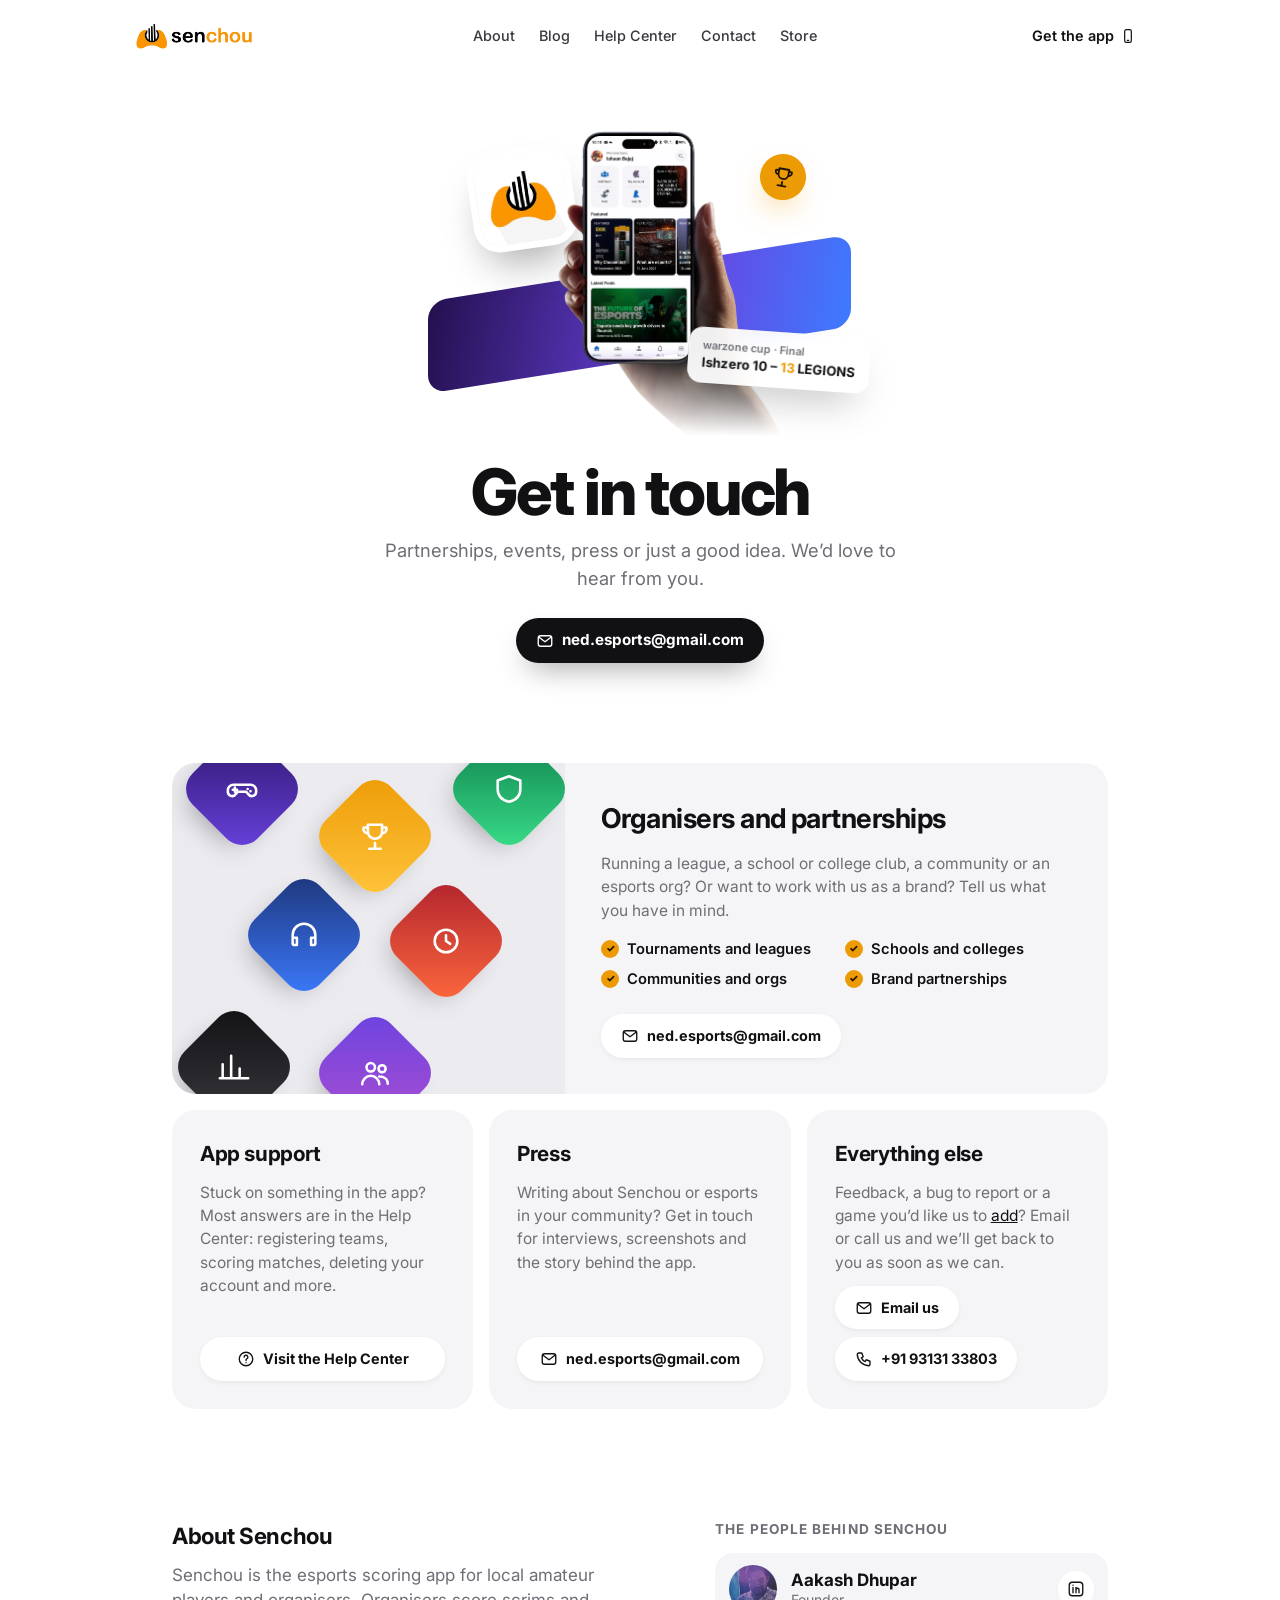
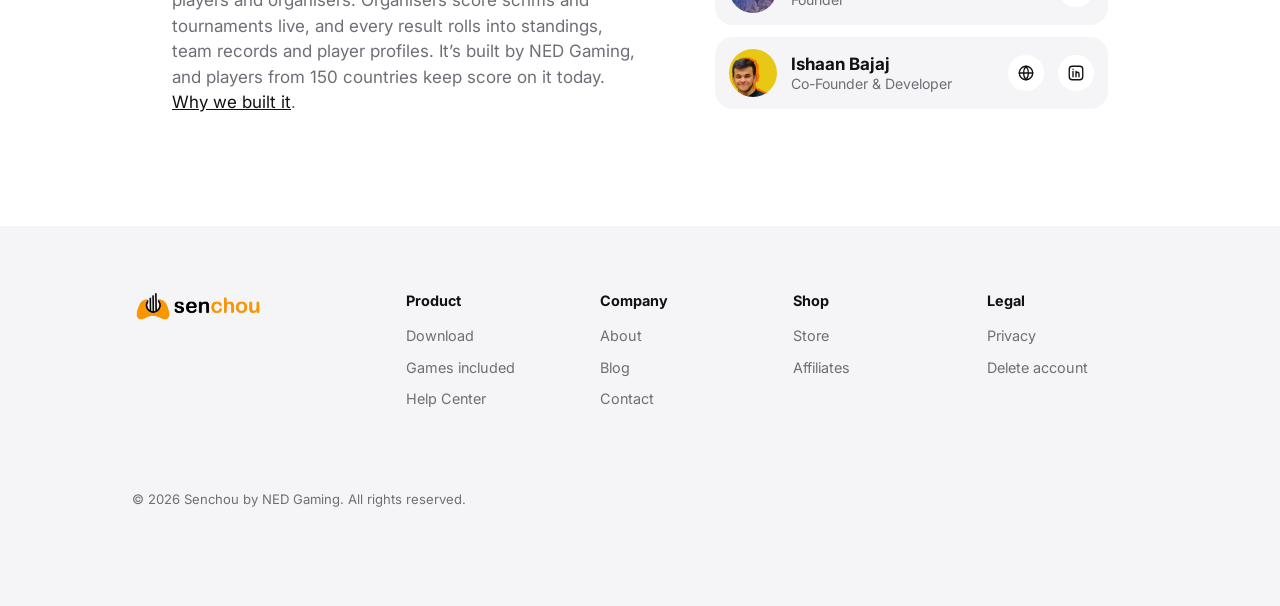
<file: contact.html>
<!DOCTYPE html>
<html lang="en">

<head>
    <!-- Google tag (gtag.js) -->
    <script async src="https://www.googletagmanager.com/gtag/js?id=G-QVGZ369790"></script>
    <script>
        window.dataLayer = window.dataLayer || [];
        function gtag() { dataLayer.push(arguments); }
        gtag('js', new Date());
        gtag('config', 'G-QVGZ369790');
    </script>

    <meta charset="utf-8" />
    <meta name="viewport" content="width=device-width, initial-scale=1" />
    <title>Contact Senchou</title>
    <meta name="description"
        content="Get in touch with the Senchou team about partnerships, events, press or app support." />
    <meta name="theme-color" content="#ffffff" />
    <link rel="canonical" href="https://nedgaming.com/contact.html" />
    <meta property="og:type" content="website" />
    <meta property="og:title" content="Contact Senchou" />
    <meta property="og:description"
        content="Partnerships, events, press or app support: here’s how to reach the Senchou team." />
    <meta property="og:image" content="https://nedgaming.com/assets/img/sc_7.jpg" />
    <link rel="icon" type="image/png" href="assets/img/logo_small.png" />

    <link rel="preconnect" href="https://fonts.googleapis.com" />
    <link rel="preconnect" href="https://fonts.gstatic.com" crossorigin />
    <link href="https://fonts.googleapis.com/css2?family=Inter:wght@400;500;600;700;800&display=swap"
        rel="stylesheet" />
    <link href="css/home.css" rel="stylesheet" />
    <link href="css/contact.css" rel="stylesheet" />
    <script>document.documentElement.classList.add('js');</script>
</head>

<body>
    <a class="skip-link" href="#main">Skip to content</a>

    <!-- Header: flat at the top, pill on scroll -->
    <header class="nav" data-nav>
        <div class="nav__pill">
            <a href="index.html" class="nav__logo" aria-label="Senchou home">
                <img class="nav__logo-on-light" src="assets/img/web_logo.png" alt="Senchou" width="457" height="109" />
                <img class="nav__logo-on-dark" src="assets/img/app/logo-light.png" alt="" width="457" height="109" />
            </a>
            <nav id="nav-menu" class="nav__menu" aria-label="Main">
                <a href="about.html">About</a>
                <a href="blog.html">Blog</a>
                <a href="help.html">Help Center</a>
                <a href="contact.html" aria-current="page">Contact</a>
                <a href="https://nedgamingai.lemonsqueezy.com" target="_blank" rel="noopener noreferrer">Store</a>
            </nav>
            <div class="nav__end">
                <a href="index.html#download" class="nav__cta">Get the app
                    <svg viewBox="0 0 24 24" aria-hidden="true"><rect x="7" y="2.5" width="10" height="19" rx="2.5" /><path d="M11 18.5h2" /></svg>
                </a>
                <button class="nav__toggle" type="button" aria-expanded="false" aria-controls="nav-menu" data-nav-toggle>
                    <span class="nav__toggle-bars" aria-hidden="true"></span>
                    <span class="visually-hidden">Menu</span>
                </button>
            </div>
        </div>
    </header>

    <main id="main">
        <!-- Hero with collage -->
        <section class="contact-hero container">
            <div class="collage" aria-hidden="true" data-reveal>
                <span class="collage__band"></span>
                <img class="collage__tile" src="assets/img/play_store_icon.png" alt="" width="506" height="493" />
                <img class="collage__hand" src="assets/img/app/hero-hand.webp" alt="" width="930" height="1260" />
                <div class="collage__score">
                    <small>warzone cup · Final</small>
                    <span>Ishzero <b>10</b> – <b class="hi">13</b> LEGIONS</span>
                </div>
                <span class="collage__trophy">
                    <svg viewBox="0 0 24 24"><path d="M8 21h8M12 17v4M7 4h10v5a5 5 0 0 1-10 0V4ZM7 6H4a3 3 0 0 0 3 4M17 6h3a3 3 0 0 1-3 4" /></svg>
                </span>
            </div>
            <h1 class="contact-hero__title" data-reveal style="--d: 1">Get in touch</h1>
            <p class="contact-hero__lede" data-reveal style="--d: 2">Partnerships, events, press or just a good idea.
                We’d love to hear from you.</p>
            <a class="pill-btn pill-btn--dark" href="mailto:ned.esports@gmail.com" data-reveal style="--d: 3">
                <svg viewBox="0 0 24 24" aria-hidden="true"><rect x="3" y="5" width="18" height="14" rx="3" /><path d="m4 7 8 6 8-6" /></svg>
                ned.esports@gmail.com</a>
        </section>

        <!-- Inquiry cards -->
        <section class="container inquiries" aria-label="Ways to contact us">
            <article class="inq inq--feature" data-reveal>
                <div class="mosaic" aria-hidden="true">
                    <span style="--c1: #2b1366; --c2: #6a43e0;"><svg viewBox="0 0 24 24"><path d="M6 9h12a4 4 0 0 1 4 4v1a3 3 0 0 1-5.4 1.8L15 14H9l-1.6 1.8A3 3 0 0 1 2 14v-1a4 4 0 0 1 4-4ZM7 11v3M5.5 12.5h3M16 12h.01M18 13.5h.01" /></svg></span>
                    <span style="--c1: #ed9b05; --c2: #ffc53d;"><svg viewBox="0 0 24 24"><path d="M8 21h8M12 17v4M7 4h10v5a5 5 0 0 1-10 0V4ZM7 6H4a3 3 0 0 0 3 4M17 6h3a3 3 0 0 1-3 4" /></svg></span>
                    <span style="--c1: #0b7a4a; --c2: #3be08a;"><svg viewBox="0 0 24 24"><path d="M12 3 20 6v6c0 5-3.5 8-8 9-4.5-1-8-4-8-9V6l8-3Z" /></svg></span>
                    <span style="--c1: #1c3477; --c2: #3d7bff;"><svg viewBox="0 0 24 24"><path d="M4 14v-2a8 8 0 0 1 16 0v2M4 14h3v5H5a1 1 0 0 1-1-1v-4ZM20 14h-3v5h2a1 1 0 0 0 1-1v-4Z" /></svg></span>
                    <span style="--c1: #b0222e; --c2: #ff6a3d;"><svg viewBox="0 0 24 24"><circle cx="12" cy="12" r="8" /><path d="M12 8v4l3 2" /></svg></span>
                    <span style="--c1: #111114; --c2: #3a3a40;"><svg viewBox="0 0 24 24"><path d="M4 20V10M10 20V4M16 20v-7M22 20H2" /></svg></span>
                    <span style="--c1: #6a43e0; --c2: #b04fd0;"><svg viewBox="0 0 24 24"><circle cx="9" cy="8" r="3" /><circle cx="17" cy="9" r="2.5" /><path d="M3 20c0-3.3 2.7-6 6-6s6 2.7 6 6M15 14.5c3 0 6 1.5 6 5" /></svg></span>
                </div>
                <div class="inq__body">
                    <h2>Organisers and partnerships</h2>
                    <p>Running a league, a school or college club, a community or an esports org? Or want to work with
                        us as a brand? Tell us what you have in mind.</p>
                    <ul class="checks">
                        <li>Tournaments and leagues</li>
                        <li>Schools and colleges</li>
                        <li>Communities and orgs</li>
                        <li>Brand partnerships</li>
                    </ul>
                    <a class="pill-btn pill-btn--soft"
                        href="mailto:ned.esports@gmail.com?subject=Partnership%20inquiry">
                        <svg viewBox="0 0 24 24" aria-hidden="true"><rect x="3" y="5" width="18" height="14" rx="3" /><path d="m4 7 8 6 8-6" /></svg>
                        ned.esports@gmail.com</a>
                </div>
            </article>

            <article class="inq" data-reveal style="--d: 1">
                <h2>App support</h2>
                <p>Stuck on something in the app? Most answers are in the Help Center: registering teams, scoring
                    matches, deleting your account and more.</p>
                <a class="pill-btn pill-btn--soft" href="help.html">
                    <svg viewBox="0 0 24 24" aria-hidden="true"><circle cx="12" cy="12" r="9" /><path d="M9.5 9.5a2.5 2.5 0 1 1 3.5 2.3c-.6.3-1 .9-1 1.6V14M12 17h.01" /></svg>
                    Visit the Help Center</a>
            </article>

            <article class="inq" data-reveal style="--d: 2">
                <h2>Press</h2>
                <p>Writing about Senchou or esports in your community? Get in touch for interviews, screenshots and
                    the story behind the app.</p>
                <a class="pill-btn pill-btn--soft" href="mailto:ned.esports@gmail.com?subject=Press%20inquiry">
                    <svg viewBox="0 0 24 24" aria-hidden="true"><rect x="3" y="5" width="18" height="14" rx="3" /><path d="m4 7 8 6 8-6" /></svg>
                    ned.esports@gmail.com</a>
            </article>

            <article class="inq" data-reveal style="--d: 3">
                <h2>Everything else</h2>
                <p>Feedback, a bug to report or a game you’d like us to <a href="games_included.html">add</a>?
                    Email or call us and we’ll get back to you as soon as we can.</p>
                <div class="inq__actions">
                    <a class="pill-btn pill-btn--soft" href="mailto:ned.esports@gmail.com?subject=Hello%20Senchou">
                        <svg viewBox="0 0 24 24" aria-hidden="true"><rect x="3" y="5" width="18" height="14" rx="3" /><path d="m4 7 8 6 8-6" /></svg>
                        Email us</a>
                    <a class="pill-btn pill-btn--soft" href="tel:+919313133803">
                        <svg viewBox="0 0 24 24" aria-hidden="true"><path d="M5 4h4l2 5-2.5 1.5a11 11 0 0 0 5 5L15 13l5 2v4a2 2 0 0 1-2 2A16 16 0 0 1 3 6a2 2 0 0 1 2-2Z" /></svg>
                        +91 93131 33803</a>
                </div>
            </article>
        </section>

        <!-- About + team -->
        <section class="container about-strip" aria-labelledby="about-title">
            <div class="about-strip__text" data-reveal>
                <h2 id="about-title">About Senchou</h2>
                <p>Senchou is the esports scoring app for local amateur players and organisers. Organisers score
                    scrims and tournaments live, and every result rolls into standings, team records and player
                    profiles. It’s built by NED Gaming, and players from 150 countries keep score on it today. <a
                        href="about.html">Why we built it</a>.</p>
            </div>

            <div class="people" data-reveal style="--d: 1">
                <h3>The people behind Senchou</h3>
                <ul>
                    <li class="person">
                        <img src="assets/img/app/aakash-dhupar.webp" alt="" width="160" height="160" />
                        <div>
                            <strong>Aakash Dhupar</strong>
                            <span>Founder</span>
                        </div>
                        <a class="person__link"
                            href="https://www.linkedin.com/in/akash-dhupar-senchou-founder-ned-gaming-esports-1805242409an/"
                            target="_blank" rel="noopener noreferrer" aria-label="Aakash Dhupar on LinkedIn">
                            <svg viewBox="0 0 24 24" aria-hidden="true"><rect x="3" y="3" width="18" height="18" rx="4" /><path d="M8 10v7M8 7h.01M12 17v-4a2 2 0 0 1 4 0v4M12 10v7" /></svg>
                        </a>
                    </li>
                    <li class="person">
                        <img src="assets/img/app/ishaan-bajaj.webp" alt="" width="160" height="160" />
                        <div>
                            <strong>Ishaan Bajaj</strong>
                            <span>Co-Founder &amp; Developer</span>
                        </div>
                        <a class="person__link" href="https://ishaanbajaj.netlify.app" target="_blank"
                            rel="noopener noreferrer" aria-label="Ishaan Bajaj’s website">
                            <svg viewBox="0 0 24 24" aria-hidden="true"><circle cx="12" cy="12" r="9" /><path d="M3 12h18M12 3a14 14 0 0 1 0 18M12 3a14 14 0 0 0 0 18" /></svg>
                        </a>
                        <a class="person__link" href="https://www.linkedin.com/in/ishaan-bajaj-b413a11a5/"
                            target="_blank" rel="noopener noreferrer" aria-label="Ishaan Bajaj on LinkedIn">
                            <svg viewBox="0 0 24 24" aria-hidden="true"><rect x="3" y="3" width="18" height="18" rx="4" /><path d="M8 10v7M8 7h.01M12 17v-4a2 2 0 0 1 4 0v4M12 10v7" /></svg>
                        </a>
                    </li>
                </ul>
            </div>
        </section>
    </main>

    <!-- Footer -->
    <footer class="footer">
        <div class="container footer__grid">
            <div class="footer__brand">
                <a href="index.html" aria-label="Senchou home"><img src="assets/img/web_logo.png" alt="Senchou" width="457" height="109" /></a>
            </div>
            <nav class="footer__col" aria-label="Product">
                <h3>Product</h3>
                <a href="index.html#download">Download</a>
                <a href="games_included.html">Games included</a>
                <a href="help.html">Help Center</a>
            </nav>
            <nav class="footer__col" aria-label="Company">
                <h3>Company</h3>
                <a href="about.html">About</a>
                <a href="blog.html">Blog</a>
                <a href="contact.html">Contact</a>
            </nav>
            <nav class="footer__col" aria-label="Shop">
                <h3>Shop</h3>
                <a href="https://nedgamingai.lemonsqueezy.com" target="_blank" rel="noopener noreferrer">Store</a>
                <a href="https://nedgamingai.lemonsqueezy.com/affiliates" target="_blank"
                    rel="noopener noreferrer">Affiliates</a>
            </nav>
            <nav class="footer__col" aria-label="Legal">
                <h3>Legal</h3>
                <a href="privacy_policy.html">Privacy</a>
                <a href="delete_account.html">Delete account</a>
            </nav>
        </div>
        <div class="container footer__base">
            <p>&copy; 2026 Senchou by NED Gaming. All rights reserved.</p>
        </div>
    </footer>

    <script src="js/home.js" defer></script>
</body>

</html>
</file>
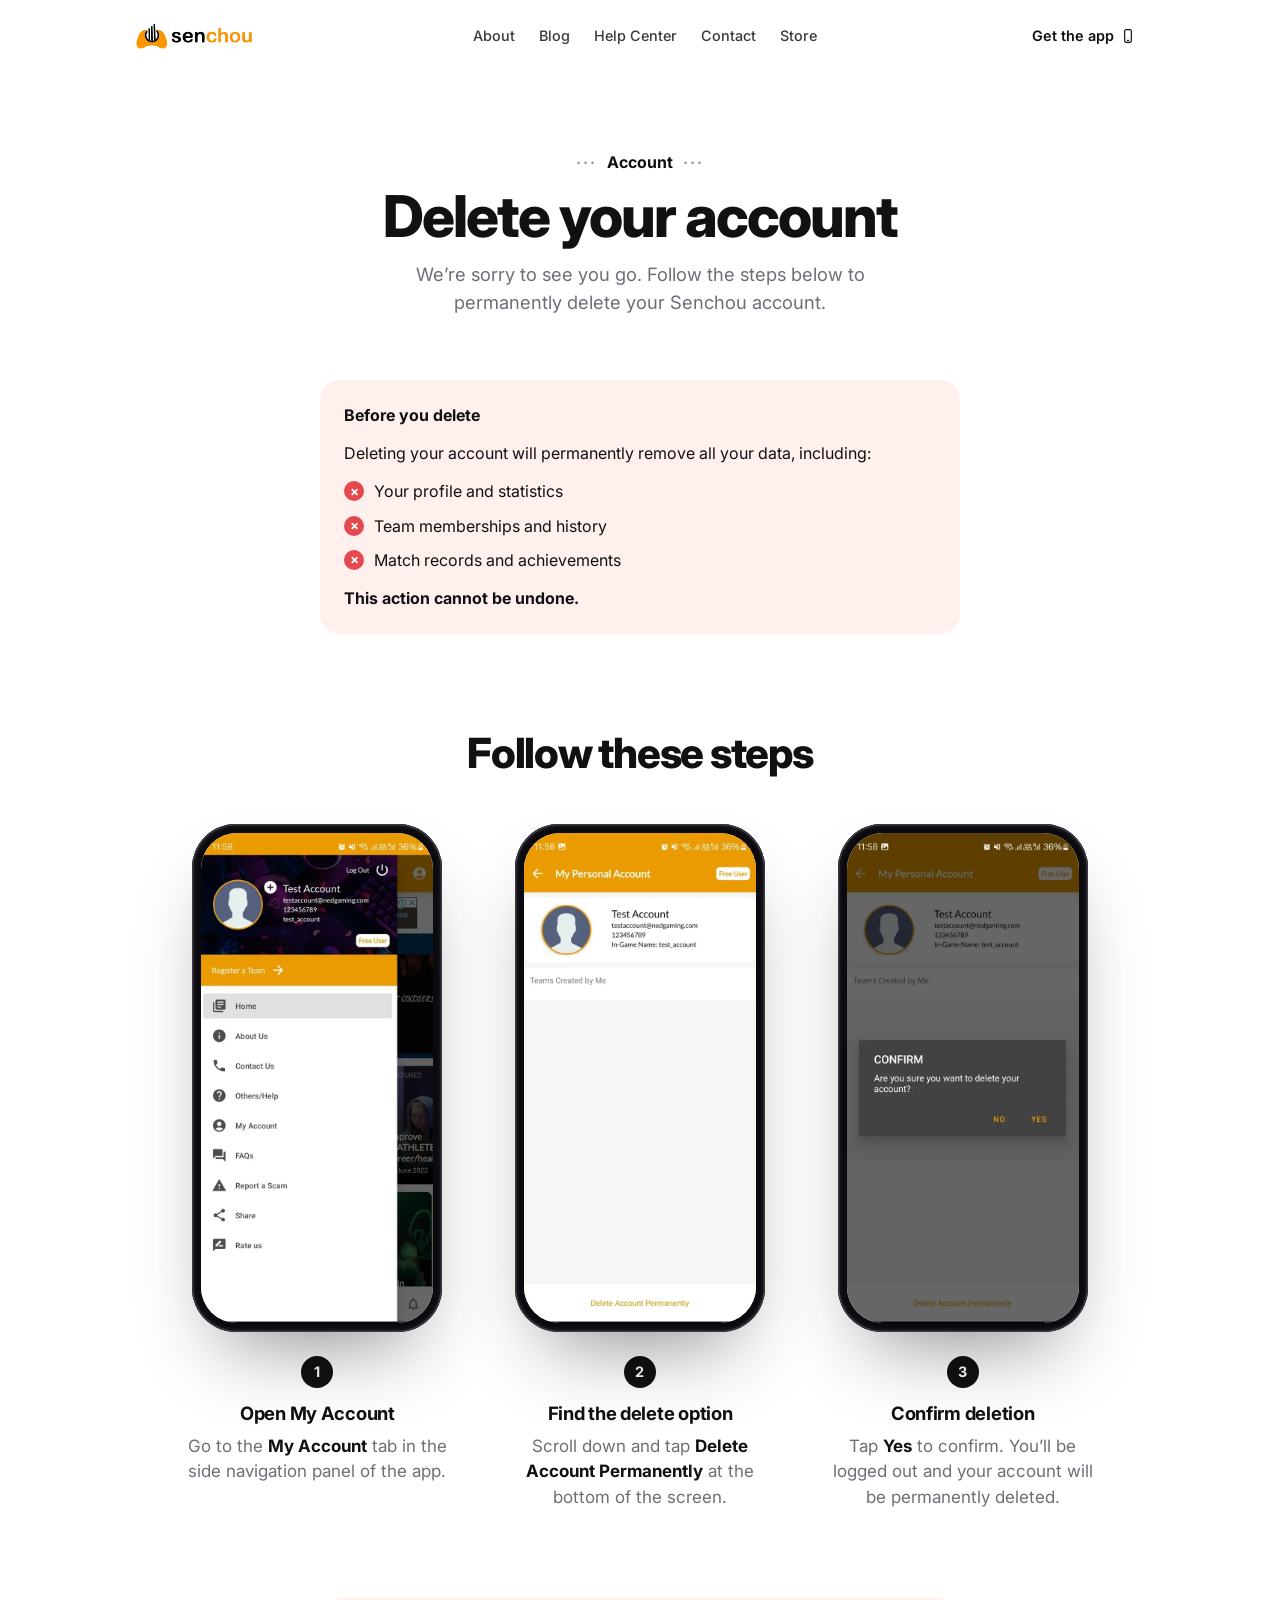
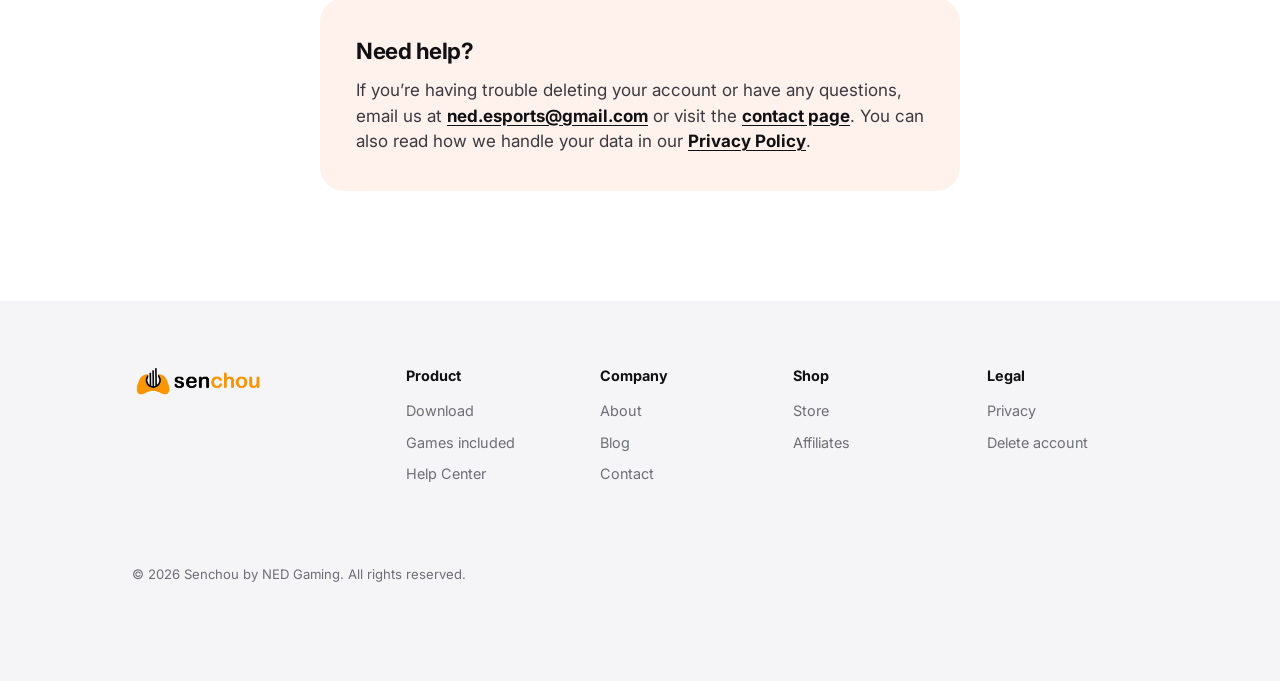
<file: delete_account.html>
<!DOCTYPE html>
<html lang="en">

<head>
    <!-- Google tag (gtag.js) -->
    <script async src="https://www.googletagmanager.com/gtag/js?id=G-QVGZ369790"></script>
    <script>
        window.dataLayer = window.dataLayer || [];
        function gtag() { dataLayer.push(arguments); }
        gtag('js', new Date());
        gtag('config', 'G-QVGZ369790');
    </script>

    <meta charset="utf-8" />
    <meta name="viewport" content="width=device-width, initial-scale=1" />
    <title>Delete Your Senchou Account</title>
    <meta name="description" content="How to permanently delete your Senchou account from the app, and what gets removed." />
    <meta name="theme-color" content="#ffffff" />
    <link rel="canonical" href="https://nedgaming.com/delete_account.html" />
    <meta property="og:type" content="website" />
    <meta property="og:url" content="https://nedgaming.com/delete_account.html" />
    <meta property="og:title" content="Delete Your Senchou Account" />
    <meta property="og:description" content="How to permanently delete your Senchou account from the app, and what gets removed." />
    <meta property="og:image" content="https://nedgaming.com/assets/img/sc_7.jpg" />
    <link rel="icon" type="image/png" href="assets/img/logo_small.png" />

    <link rel="preconnect" href="https://fonts.googleapis.com" />
    <link rel="preconnect" href="https://fonts.gstatic.com" crossorigin />
    <link href="https://fonts.googleapis.com/css2?family=Inter:wght@400;500;600;700;800&display=swap"
        rel="stylesheet" />
    <link href="css/home.css" rel="stylesheet" />
    <link href="css/help.css" rel="stylesheet" />
    <link href="css/post.css" rel="stylesheet" />
    <link href="css/legal.css" rel="stylesheet" />
    <script>document.documentElement.classList.add('js');</script>
</head>

<body>
    <a class="skip-link" href="#main">Skip to content</a>

    <!-- Header: flat at the top, pill on scroll -->
    <header class="nav" data-nav>
        <div class="nav__pill">
            <a href="index.html" class="nav__logo" aria-label="Senchou home">
                <img class="nav__logo-on-light" src="assets/img/web_logo.png" alt="Senchou" width="457" height="109" />
                <img class="nav__logo-on-dark" src="assets/img/app/logo-light.png" alt="" width="457" height="109" />
            </a>
            <nav id="nav-menu" class="nav__menu" aria-label="Main">
                <a href="about.html">About</a>
                <a href="blog.html">Blog</a>
                <a href="help.html">Help Center</a>
                <a href="contact.html">Contact</a>
                <a href="https://nedgamingai.lemonsqueezy.com" target="_blank" rel="noopener noreferrer">Store</a>
            </nav>
            <div class="nav__end">
                <a href="#download" class="nav__cta">Get the app
                    <svg viewBox="0 0 24 24" aria-hidden="true"><rect x="7" y="2.5" width="10" height="19" rx="2.5" /><path d="M11 18.5h2" /></svg>
                </a>
                <button class="nav__toggle" type="button" aria-expanded="false" aria-controls="nav-menu" data-nav-toggle>
                    <span class="nav__toggle-bars" aria-hidden="true"></span>
                    <span class="visually-hidden">Menu</span>
                </button>
            </div>
        </div>
    </header>

    <main id="main">
        <section class="article__head container">
            <p class="help-kicker" data-reveal><span aria-hidden="true">···</span>Account<span aria-hidden="true">···</span></p>
            <h1 class="article__title" data-reveal style="--d: 1">Delete your account</h1>
            <p class="delete-lede" data-reveal style="--d: 2">We’re sorry to see you go. Follow the steps below to
                permanently delete your Senchou account.</p>
        </section>

        <div class="container delete-wrap">
            <aside class="callout callout--warn" data-reveal>
                <p class="callout__title">Before you delete</p>
                <p>Deleting your account will permanently remove all your data, including:</p>
                <ul class="x-list">
                    <li>Your profile and statistics</li>
                    <li>Team memberships and history</li>
                    <li>Match records and achievements</li>
                </ul>
                <p><strong>This action cannot be undone.</strong></p>
            </aside>

            <h2 class="delete-steps__title" data-reveal>Follow these steps</h2>
            <ol class="delete-steps">
                <li class="delete-step" data-reveal>
                    <div class="phone delete-step__phone">
                        <div class="phone__screen"><img src="assets/img/app/delete-step-1.webp"
                                alt="The app’s side menu, with My Account in the list" loading="lazy" width="640"
                                height="1310" /></div>
                    </div>
                    <div class="delete-step__text">
                        <span class="delete-step__num" aria-hidden="true">1</span>
                        <h3>Open My Account</h3>
                        <p>Go to the <strong>My Account</strong> tab in the side navigation panel of the app.</p>
                    </div>
                </li>
                <li class="delete-step" data-reveal style="--d: 1">
                    <div class="phone delete-step__phone">
                        <div class="phone__screen"><img src="assets/img/app/delete-step-2.webp"
                                alt="My Personal Account screen with Delete Account Permanently at the bottom"
                                loading="lazy" width="640" height="1310" /></div>
                    </div>
                    <div class="delete-step__text">
                        <span class="delete-step__num" aria-hidden="true">2</span>
                        <h3>Find the delete option</h3>
                        <p>Scroll down and tap <strong>Delete Account Permanently</strong> at the bottom of the screen.
                        </p>
                    </div>
                </li>
                <li class="delete-step" data-reveal style="--d: 2">
                    <div class="phone delete-step__phone">
                        <div class="phone__screen"><img src="assets/img/app/delete-step-3.webp"
                                alt="Confirmation dialog asking if you’re sure you want to delete your account"
                                loading="lazy" width="640" height="1310" /></div>
                    </div>
                    <div class="delete-step__text">
                        <span class="delete-step__num" aria-hidden="true">3</span>
                        <h3>Confirm deletion</h3>
                        <p>Tap <strong>Yes</strong> to confirm. You’ll be logged out and your account will be
                            permanently deleted.</p>
                    </div>
                </li>
            </ol>

            <aside class="help-more delete-help" data-reveal>
                <h2>Need help?</h2>
                <p>If you’re having trouble deleting your account or have any questions, email us at <a
                        href="mailto:ned.esports@gmail.com?subject=Account%20deletion"><strong>ned.esports@gmail.com</strong></a>
                    or visit the <a href="contact.html"><strong>contact page</strong></a>. You can also read how we
                    handle your data in our <a href="privacy_policy.html"><strong>Privacy Policy</strong></a>.</p>
            </aside>
        </div>
    </main>

    <!-- Footer -->
    <footer class="footer">
        <div class="container footer__grid">
            <div class="footer__brand">
                <a href="index.html" aria-label="Senchou home"><img src="assets/img/web_logo.png" alt="Senchou" width="457" height="109" /></a>
            </div>
            <nav class="footer__col" aria-label="Product">
                <h3>Product</h3>
                <a href="index.html#download">Download</a>
                <a href="games_included.html">Games included</a>
                <a href="help.html">Help Center</a>
            </nav>
            <nav class="footer__col" aria-label="Company">
                <h3>Company</h3>
                <a href="about.html">About</a>
                <a href="blog.html">Blog</a>
                <a href="contact.html">Contact</a>
            </nav>
            <nav class="footer__col" aria-label="Shop">
                <h3>Shop</h3>
                <a href="https://nedgamingai.lemonsqueezy.com" target="_blank" rel="noopener noreferrer">Store</a>
                <a href="https://nedgamingai.lemonsqueezy.com/affiliates" target="_blank"
                    rel="noopener noreferrer">Affiliates</a>
            </nav>
            <nav class="footer__col" aria-label="Legal">
                <h3>Legal</h3>
                <a href="privacy_policy.html">Privacy</a>
                <a href="delete_account.html">Delete account</a>
            </nav>
        </div>
        <div class="container footer__base">
            <p>&copy; 2026 Senchou by NED Gaming. All rights reserved.</p>
        </div>
    </footer>

    <script src="js/home.js" defer></script>
</body>

</html>
</file>
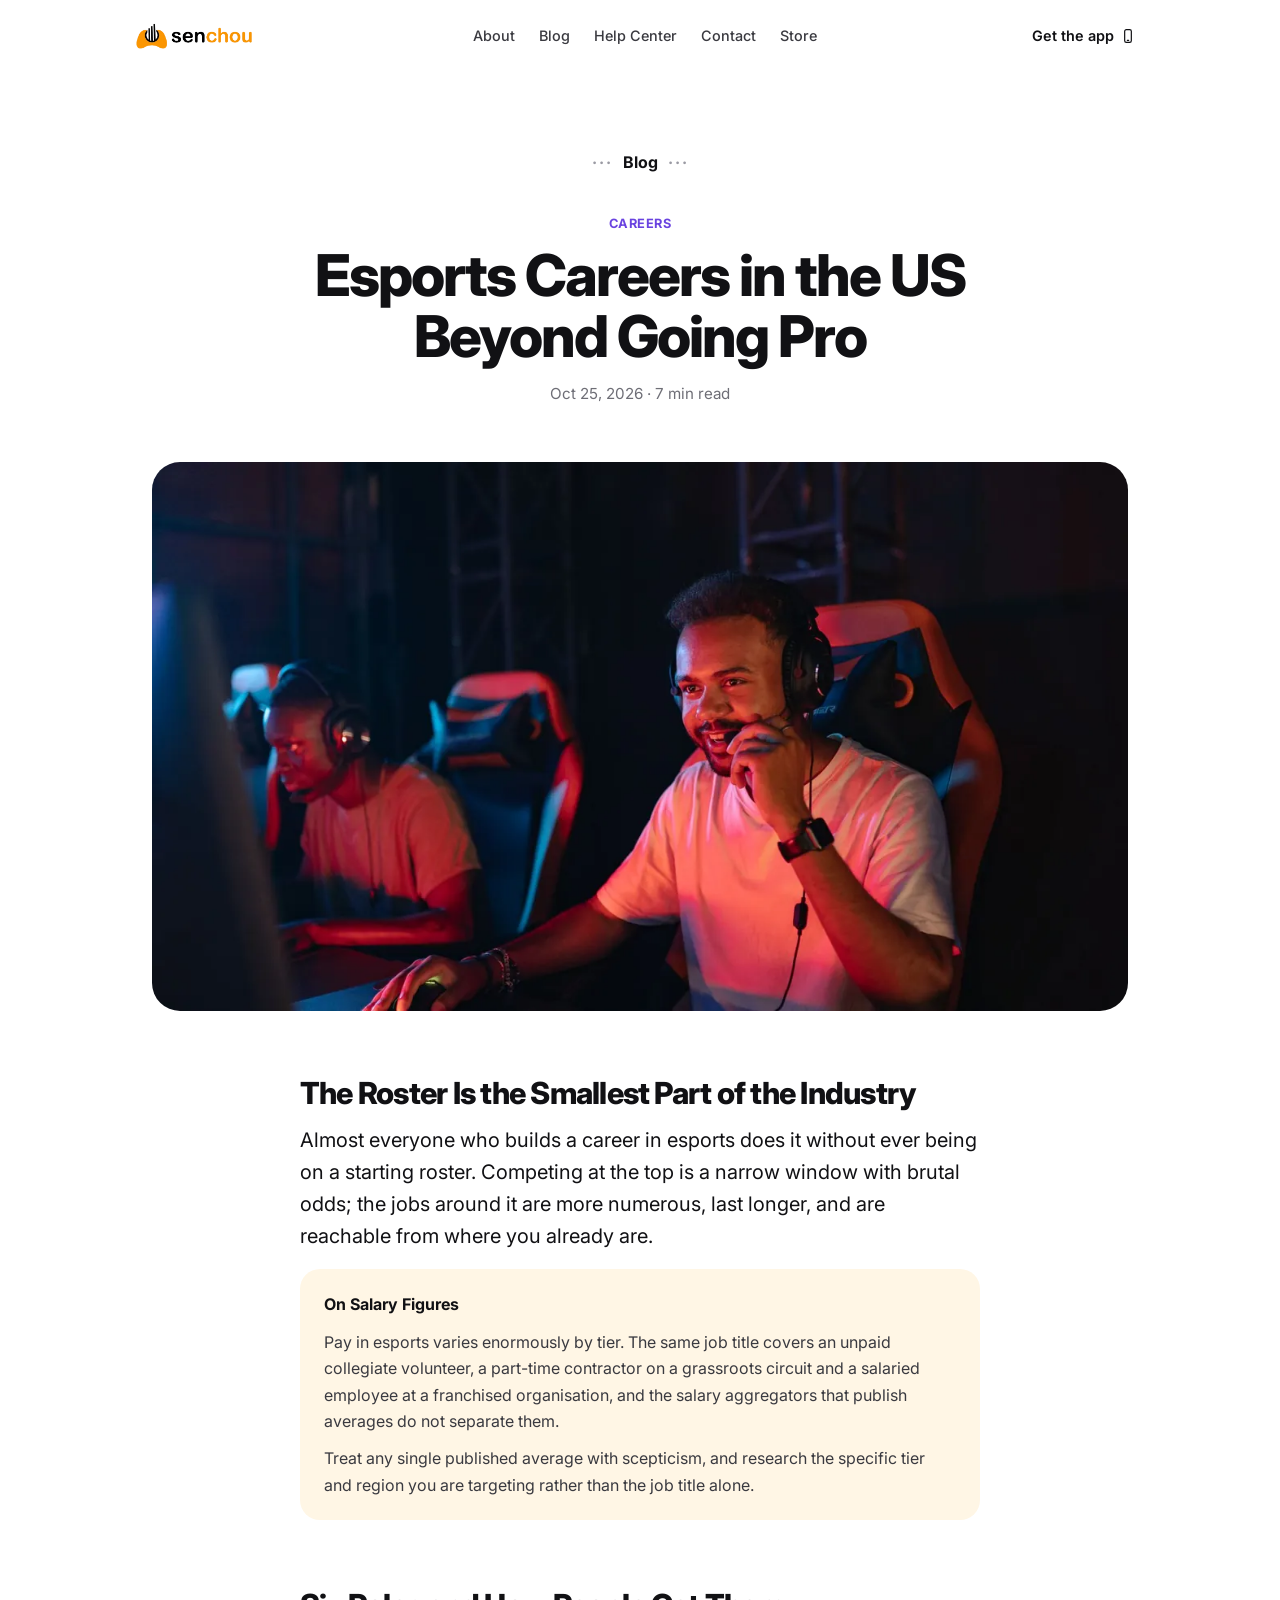
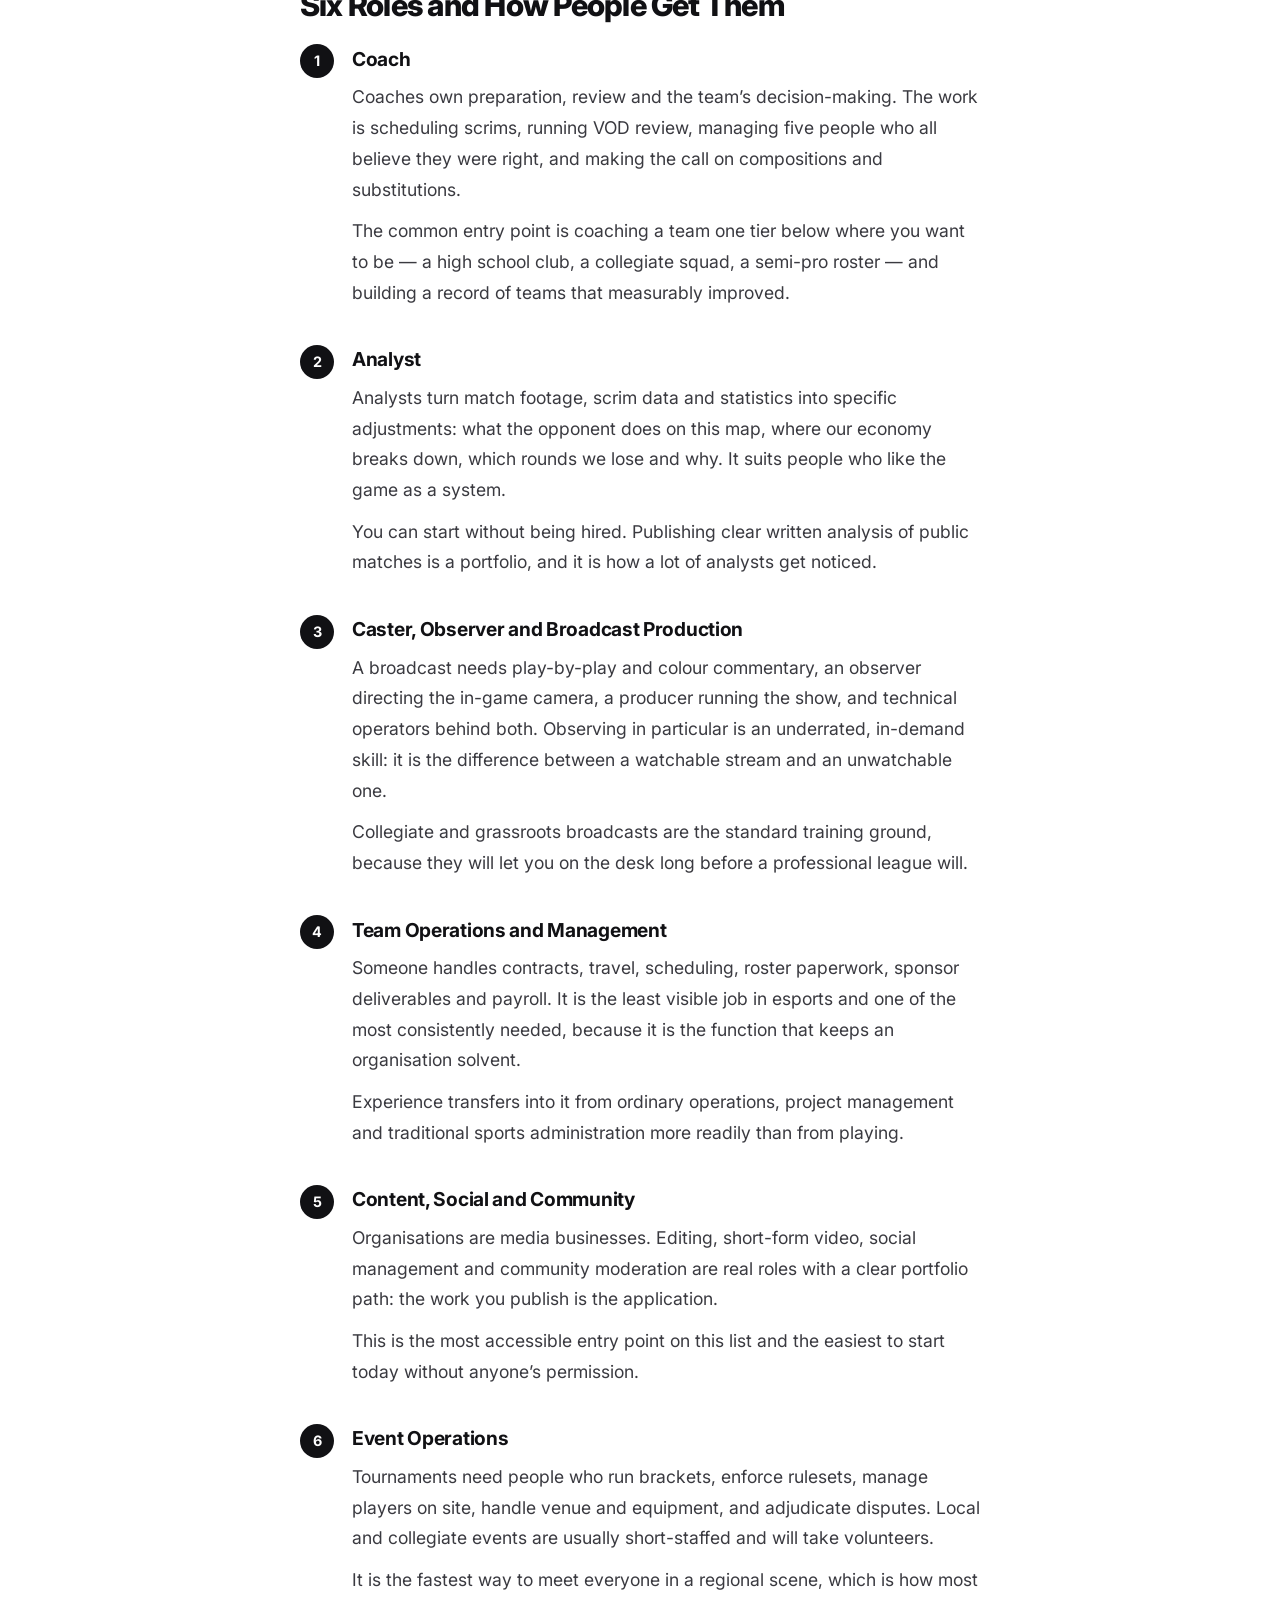
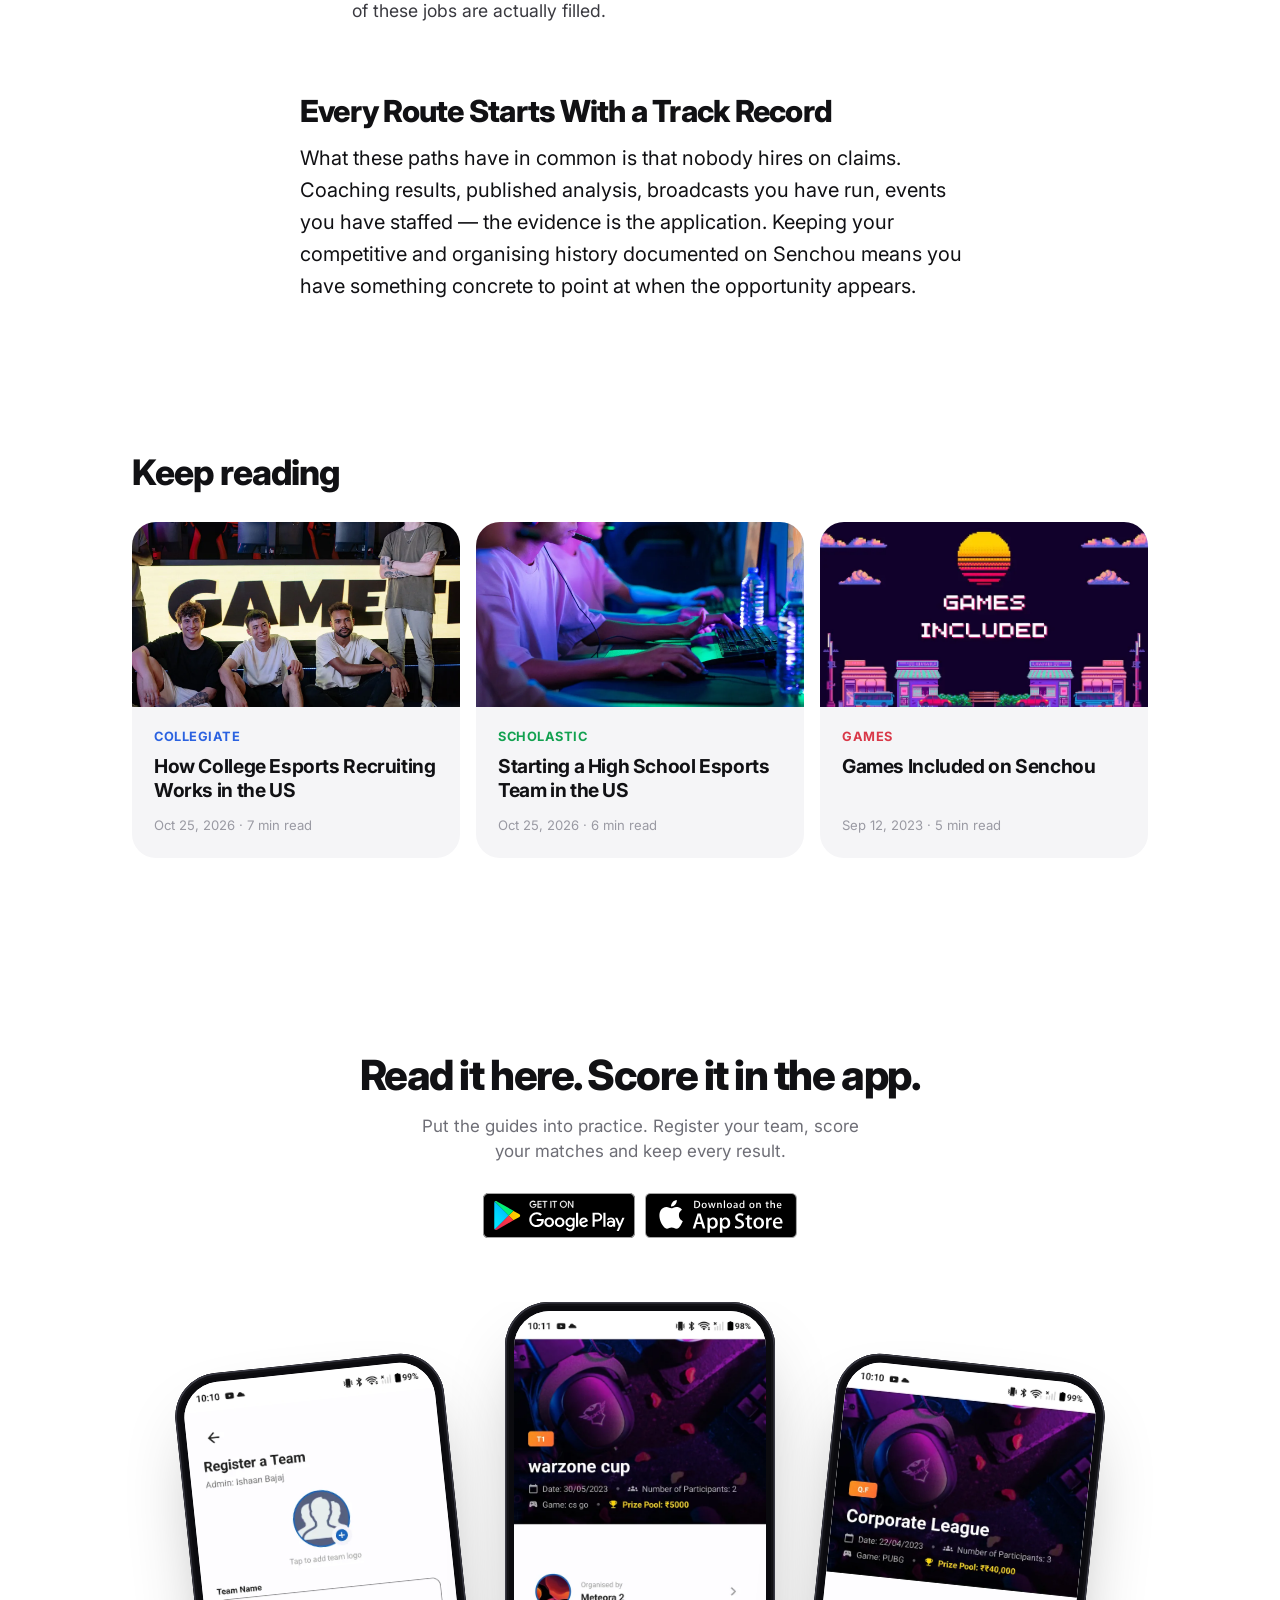
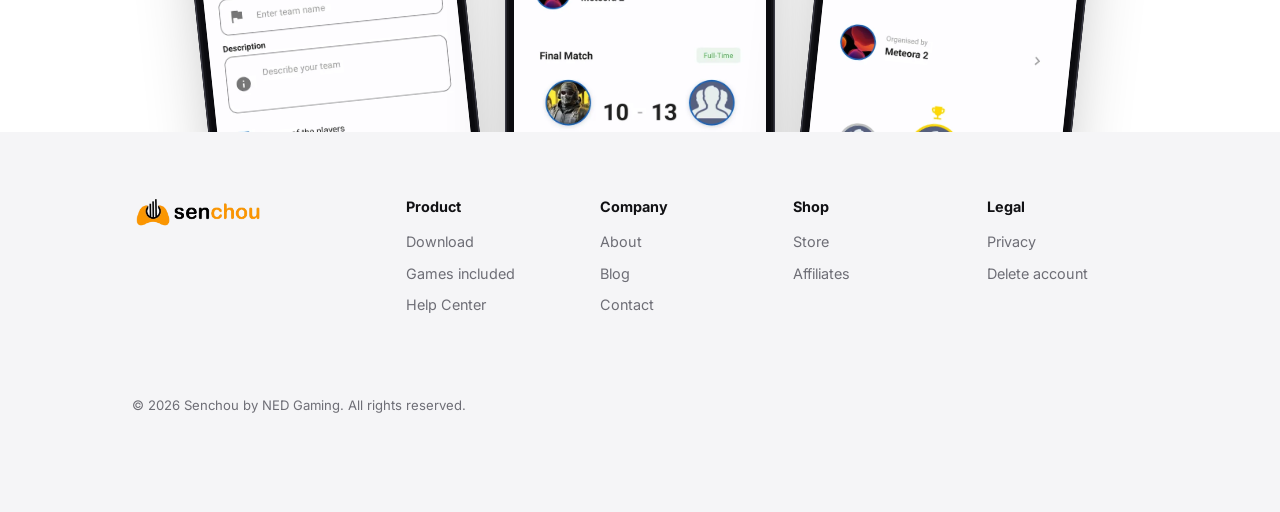
<file: esports_careers_usa.html>
<!DOCTYPE html>
<html lang="en">

<head>
    <!-- Google tag (gtag.js) -->
    <script async src="https://www.googletagmanager.com/gtag/js?id=G-QVGZ369790"></script>
    <script>
        window.dataLayer = window.dataLayer || [];
        function gtag() { dataLayer.push(arguments); }
        gtag('js', new Date());
        gtag('config', 'G-QVGZ369790');
    </script>
    <script async src="https://pagead2.googlesyndication.com/pagead/js/adsbygoogle.js?client=ca-pub-9733133097462328"
        crossorigin="anonymous"></script>

    <meta charset="utf-8" />
    <meta name="viewport" content="width=device-width, initial-scale=1" />
    <title>Esports Careers in the US Beyond Going Pro | Senchou</title>
    <meta name="description" content="Coaching, analysis, broadcast, operations, content and event roles in US esports: what each job involves, how people enter them, and how to build a portfolio that gets you hired." />
    <meta name="theme-color" content="#ffffff" />
    <link rel="canonical" href="https://nedgaming.com/esports_careers_usa.html" />
    <meta property="og:type" content="article" />
    <meta property="og:url" content="https://nedgaming.com/esports_careers_usa.html" />
    <meta property="og:title" content="Esports Careers in the US Beyond Going Pro" />
    <meta property="og:description" content="Coaching, analysis, broadcast, operations, content and event roles in US esports: what each job involves, how people enter them, and how to build a portfolio that gets you hired." />
    <meta property="og:image" content="https://nedgaming.com/assets/img/app/cover-careers.webp" />
    <meta property="article:published_time" content="2026-10-25" />
    <meta name="twitter:card" content="summary_large_image" />
    <link rel="icon" type="image/png" href="assets/img/logo_small.png" />
    <script type="application/ld+json">
    {
        "@context": "https://schema.org",
        "@type": "BlogPosting",
        "headline": "Esports Careers in the US Beyond Going Pro",
        "description": "Coaching, analysis, broadcast, operations, content and event roles in US esports: what each job involves, how people enter them, and how to build a portfolio that gets you hired.",
        "image": "https://nedgaming.com/assets/img/app/cover-careers.webp",
        "datePublished": "2026-10-25",
        "publisher": { "@type": "Organization", "name": "Senchou by NED Gaming" },
        "mainEntityOfPage": "https://nedgaming.com/esports_careers_usa.html"
    }
    </script>

    <link rel="preconnect" href="https://fonts.googleapis.com" />
    <link rel="preconnect" href="https://fonts.gstatic.com" crossorigin />
    <link href="https://fonts.googleapis.com/css2?family=Inter:wght@400;500;600;700;800&display=swap"
        rel="stylesheet" />
    <link href="css/home.css" rel="stylesheet" />
    <link href="css/help.css" rel="stylesheet" />
    <link href="css/blog.css" rel="stylesheet" />
    <link href="css/post.css" rel="stylesheet" />
    <script>document.documentElement.classList.add('js');</script>
</head>

<body>
    <a class="skip-link" href="#main">Skip to content</a>

    <!-- Header: flat at the top, pill on scroll -->
    <header class="nav" data-nav>
        <div class="nav__pill">
            <a href="index.html" class="nav__logo" aria-label="Senchou home">
                <img class="nav__logo-on-light" src="assets/img/web_logo.png" alt="Senchou" width="457" height="109" />
                <img class="nav__logo-on-dark" src="assets/img/app/logo-light.png" alt="" width="457" height="109" />
            </a>
            <nav id="nav-menu" class="nav__menu" aria-label="Main">
                <a href="about.html">About</a>
                <a href="blog.html" aria-current="page">Blog</a>
                <a href="help.html">Help Center</a>
                <a href="contact.html">Contact</a>
                <a href="https://nedgamingai.lemonsqueezy.com" target="_blank" rel="noopener noreferrer">Store</a>
            </nav>
            <div class="nav__end">
                <a href="#download" class="nav__cta">Get the app
                    <svg viewBox="0 0 24 24" aria-hidden="true"><rect x="7" y="2.5" width="10" height="19" rx="2.5" /><path d="M11 18.5h2" /></svg>
                </a>
                <button class="nav__toggle" type="button" aria-expanded="false" aria-controls="nav-menu" data-nav-toggle>
                    <span class="nav__toggle-bars" aria-hidden="true"></span>
                    <span class="visually-hidden">Menu</span>
                </button>
            </div>
        </div>
    </header>

    <main id="main">
        <article class="article">
            <header class="article__head container">
                <a class="help-kicker article__back" href="blog.html"><span aria-hidden="true">···</span>Blog<span
                        aria-hidden="true">···</span></a>
                <p class="post__cat" style="--cat: #6a43e0">Careers</p>
                <h1 class="article__title">Esports Careers in the US Beyond Going Pro</h1>
                <p class="article__meta"><time datetime="2026-10-25">Oct 25, 2026</time> · 7 min read</p>
            </header>

            <figure class="article__cover container">
                <img src="assets/img/app/cover-careers.webp" alt="Esports player speaking into a headset microphone" width="1200" height="675" />
            </figure>

            <div class="prose">
<h2>The Roster Is the Smallest Part of the Industry</h2>
<p class="lead">Almost everyone who builds a career in esports does it without ever being on a starting roster. Competing at the top is a narrow window with brutal odds; the jobs around it are more numerous, last longer, and are reachable from where you already are.</p>
<aside class="callout">
<p class="callout__title">On Salary Figures</p>
<p>Pay in esports varies enormously by tier. The same job title covers an unpaid collegiate volunteer, a part-time contractor on a grassroots circuit and a salaried employee at a franchised organisation, and the salary aggregators that publish averages do not separate them.</p>
<p>Treat any single published average with scepticism, and research the specific tier and region you are targeting rather than the job title alone.</p>
</aside>
<h2>Six Roles and How People Get Them</h2>
<ol class="steps">
<li>
<h3>Coach</h3>
<p>Coaches own preparation, review and the team&rsquo;s decision-making. The work is scheduling scrims, running VOD review, managing five people who all believe they were right, and making the call on compositions and substitutions.</p>
<p>The common entry point is coaching a team one tier below where you want to be &mdash; a high school club, a collegiate squad, a semi-pro roster &mdash; and building a record of teams that measurably improved.</p>
</li>
<li>
<h3>Analyst</h3>
<p>Analysts turn match footage, scrim data and statistics into specific adjustments: what the opponent does on this map, where our economy breaks down, which rounds we lose and why. It suits people who like the game as a system.</p>
<p>You can start without being hired. Publishing clear written analysis of public matches is a portfolio, and it is how a lot of analysts get noticed.</p>
</li>
<li>
<h3>Caster, Observer and Broadcast Production</h3>
<p>A broadcast needs play-by-play and colour commentary, an observer directing the in-game camera, a producer running the show, and technical operators behind both. Observing in particular is an underrated, in-demand skill: it is the difference between a watchable stream and an unwatchable one.</p>
<p>Collegiate and grassroots broadcasts are the standard training ground, because they will let you on the desk long before a professional league will.</p>
</li>
<li>
<h3>Team Operations and Management</h3>
<p>Someone handles contracts, travel, scheduling, roster paperwork, sponsor deliverables and payroll. It is the least visible job in esports and one of the most consistently needed, because it is the function that keeps an organisation solvent.</p>
<p>Experience transfers into it from ordinary operations, project management and traditional sports administration more readily than from playing.</p>
</li>
<li>
<h3>Content, Social and Community</h3>
<p>Organisations are media businesses. Editing, short-form video, social management and community moderation are real roles with a clear portfolio path: the work you publish is the application.</p>
<p>This is the most accessible entry point on this list and the easiest to start today without anyone&rsquo;s permission.</p>
</li>
<li>
<h3>Event Operations</h3>
<p>Tournaments need people who run brackets, enforce rulesets, manage players on site, handle venue and equipment, and adjudicate disputes. Local and collegiate events are usually short-staffed and will take volunteers.</p>
<p>It is the fastest way to meet everyone in a regional scene, which is how most of these jobs are actually filled.</p>
</li>
</ol>
<h2>Every Route Starts With a Track Record</h2>
<p class="lead">What these paths have in common is that nobody hires on claims. Coaching results, published analysis, broadcasts you have run, events you have staffed &mdash; the evidence is the application. Keeping your competitive and organising history documented on Senchou means you have something concrete to point at when the opportunity appears.</p>
            </div>
        </article>

        <!-- Keep reading -->
        <section class="container more-posts" aria-labelledby="more-title">
            <h2 id="more-title" class="more-posts__title">Keep reading</h2>
            <div class="posts posts--compact">
                <a class="post" href="college_esports_recruiting.html">
                    <div class="post__img"><img src="assets/img/app/cover-college.webp" alt="" loading="lazy" width="1200" height="675" /></div>
                    <div class="post__body">
                        <p class="post__cat" style="--cat: #2b62e0">Collegiate</p>
                        <h2>How College Esports Recruiting Works in the US</h2>
                        <p class="post__meta">Oct 25, 2026 · 7 min read</p>
                    </div>
                </a>
                <a class="post" href="high_school_esports_usa.html">
                    <div class="post__img"><img src="assets/img/app/cover-school.webp" alt="" loading="lazy" width="1200" height="675" /></div>
                    <div class="post__body">
                        <p class="post__cat" style="--cat: #12a150">Scholastic</p>
                        <h2>Starting a High School Esports Team in the US</h2>
                        <p class="post__meta">Oct 25, 2026 · 6 min read</p>
                    </div>
                </a>
                <a class="post" href="games_included.html">
                    <div class="post__img"><img src="assets/img/app/cover-games.webp" alt="" loading="lazy" width="800" height="450" /></div>
                    <div class="post__body">
                        <p class="post__cat" style="--cat: #d93848">Games</p>
                        <h2>Games Included on Senchou</h2>
                        <p class="post__meta">Sep 12, 2023 · 5 min read</p>
                    </div>
                </a>
            </div>
        </section>

        <!-- Closing CTA -->
        <section class="finale" id="download" aria-labelledby="finale-title">
            <div class="container finale__copy">
                <h2 id="finale-title" class="finale__title finale__title--sm">Read it here. Score it in the app.</h2>
                <p>Put the guides into practice. Register your team, score your matches and keep every result.</p>
                <div class="badges badges--center">
                    <a href="https://play.google.com/store/apps/details?id=com.ned.ned" target="_blank"
                        rel="noopener"><img src="assets/img/google-play-badge.svg" alt="Get it on Google Play"
                            width="150" height="45" /></a>
                    <a href="https://apps.apple.com/ca/app/senchou/id6741138914" target="_blank"
                        rel="noopener"><img src="assets/img/app-store-badge.svg" alt="Download on the App Store"
                            width="135" height="45" /></a>
                </div>
            </div>
            <div class="lineup" aria-hidden="true">
                <div class="phone lineup__side lineup__side--l">
                    <div class="phone__screen"><img src="assets/img/app/register-team.webp" alt="" loading="lazy"
                            width="640" height="1352" /></div>
                </div>
                <div class="phone lineup__mid">
                    <div class="phone__screen"><img src="assets/img/app/match-final.webp" alt="" loading="lazy"
                            width="640" height="1352" /></div>
                </div>
                <div class="phone lineup__side lineup__side--r">
                    <div class="phone__screen"><img src="assets/img/app/standings.webp" alt="" loading="lazy"
                            width="640" height="1352" /></div>
                </div>
            </div>
        </section>
    </main>

    <!-- Footer -->
    <footer class="footer">
        <div class="container footer__grid">
            <div class="footer__brand">
                <a href="index.html" aria-label="Senchou home"><img src="assets/img/web_logo.png" alt="Senchou" width="457" height="109" /></a>
            </div>
            <nav class="footer__col" aria-label="Product">
                <h3>Product</h3>
                <a href="index.html#download">Download</a>
                <a href="games_included.html">Games included</a>
                <a href="help.html">Help Center</a>
            </nav>
            <nav class="footer__col" aria-label="Company">
                <h3>Company</h3>
                <a href="about.html">About</a>
                <a href="blog.html">Blog</a>
                <a href="contact.html">Contact</a>
            </nav>
            <nav class="footer__col" aria-label="Shop">
                <h3>Shop</h3>
                <a href="https://nedgamingai.lemonsqueezy.com" target="_blank" rel="noopener noreferrer">Store</a>
                <a href="https://nedgamingai.lemonsqueezy.com/affiliates" target="_blank"
                    rel="noopener noreferrer">Affiliates</a>
            </nav>
            <nav class="footer__col" aria-label="Legal">
                <h3>Legal</h3>
                <a href="privacy_policy.html">Privacy</a>
                <a href="delete_account.html">Delete account</a>
            </nav>
        </div>
        <div class="container footer__base">
            <p>&copy; 2026 Senchou by NED Gaming. All rights reserved.</p>
        </div>
    </footer>

    <script src="js/home.js" defer></script>
</body>

</html>
</file>
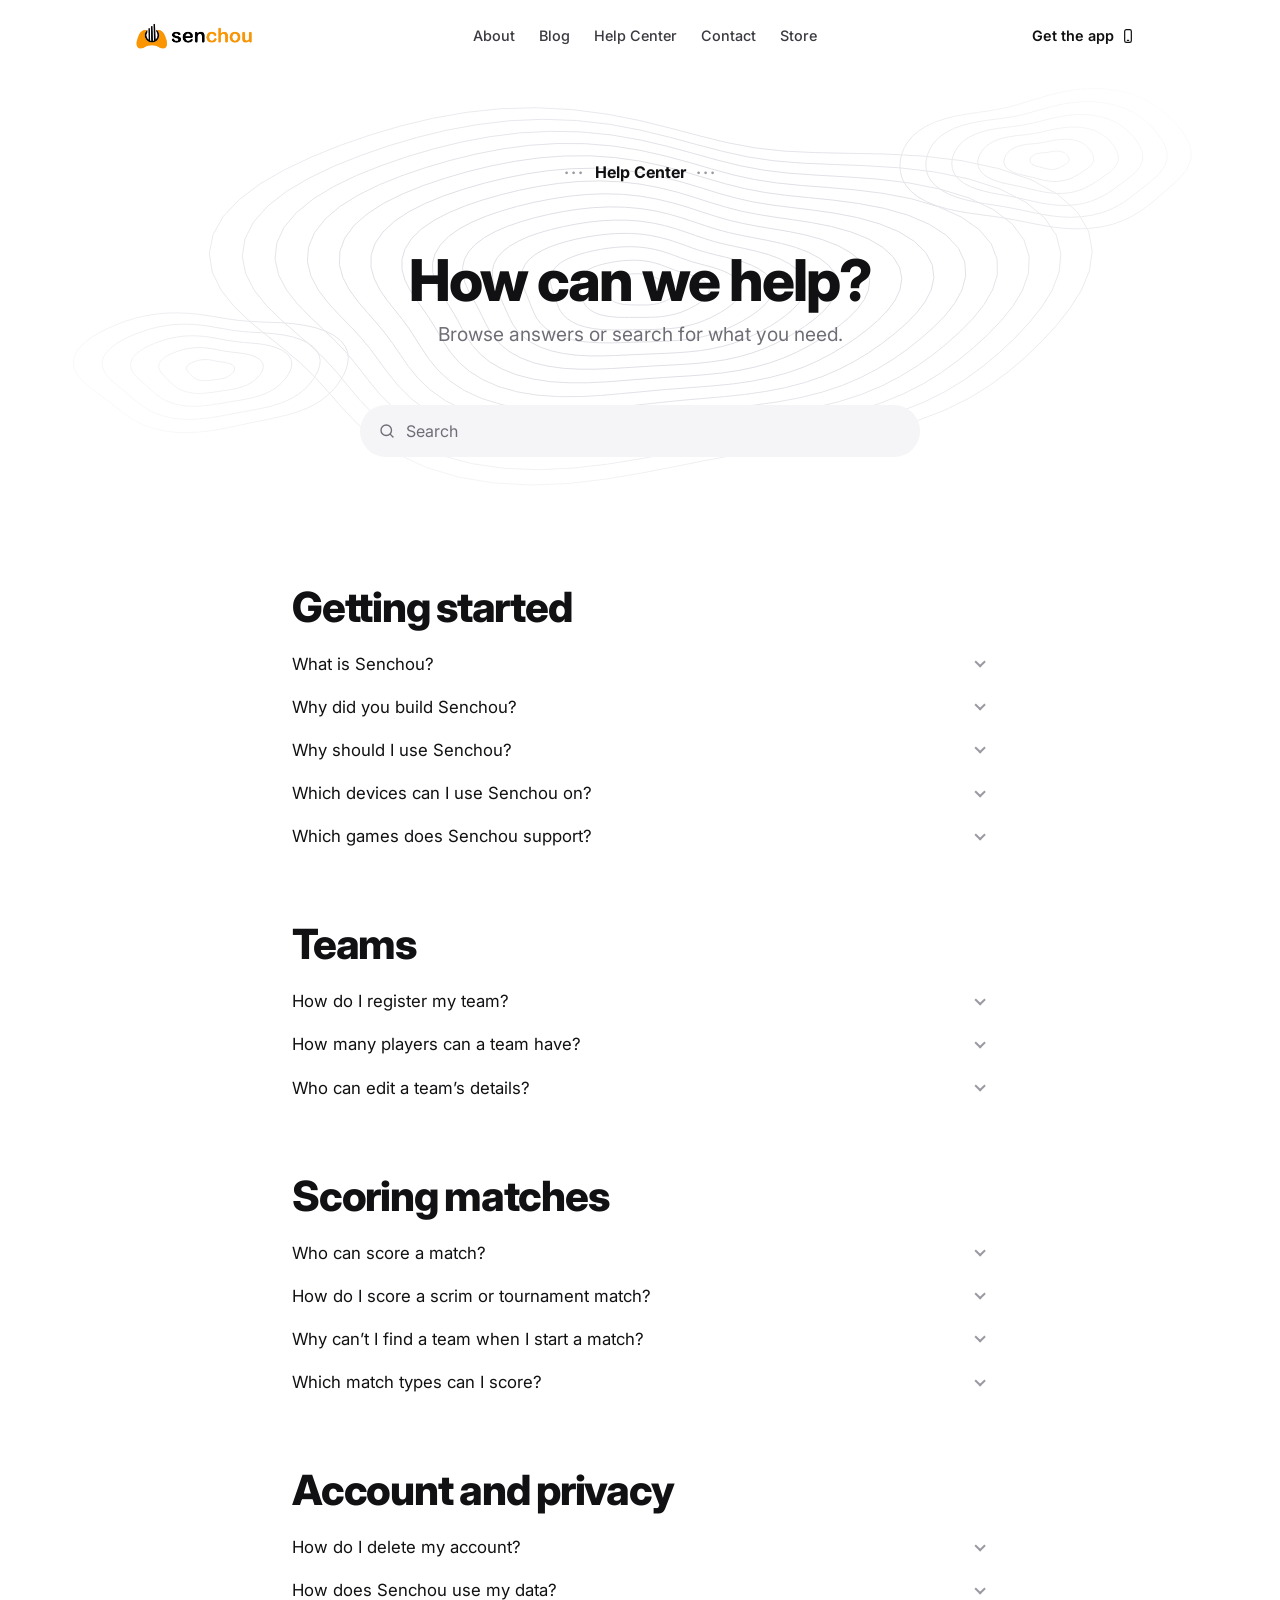
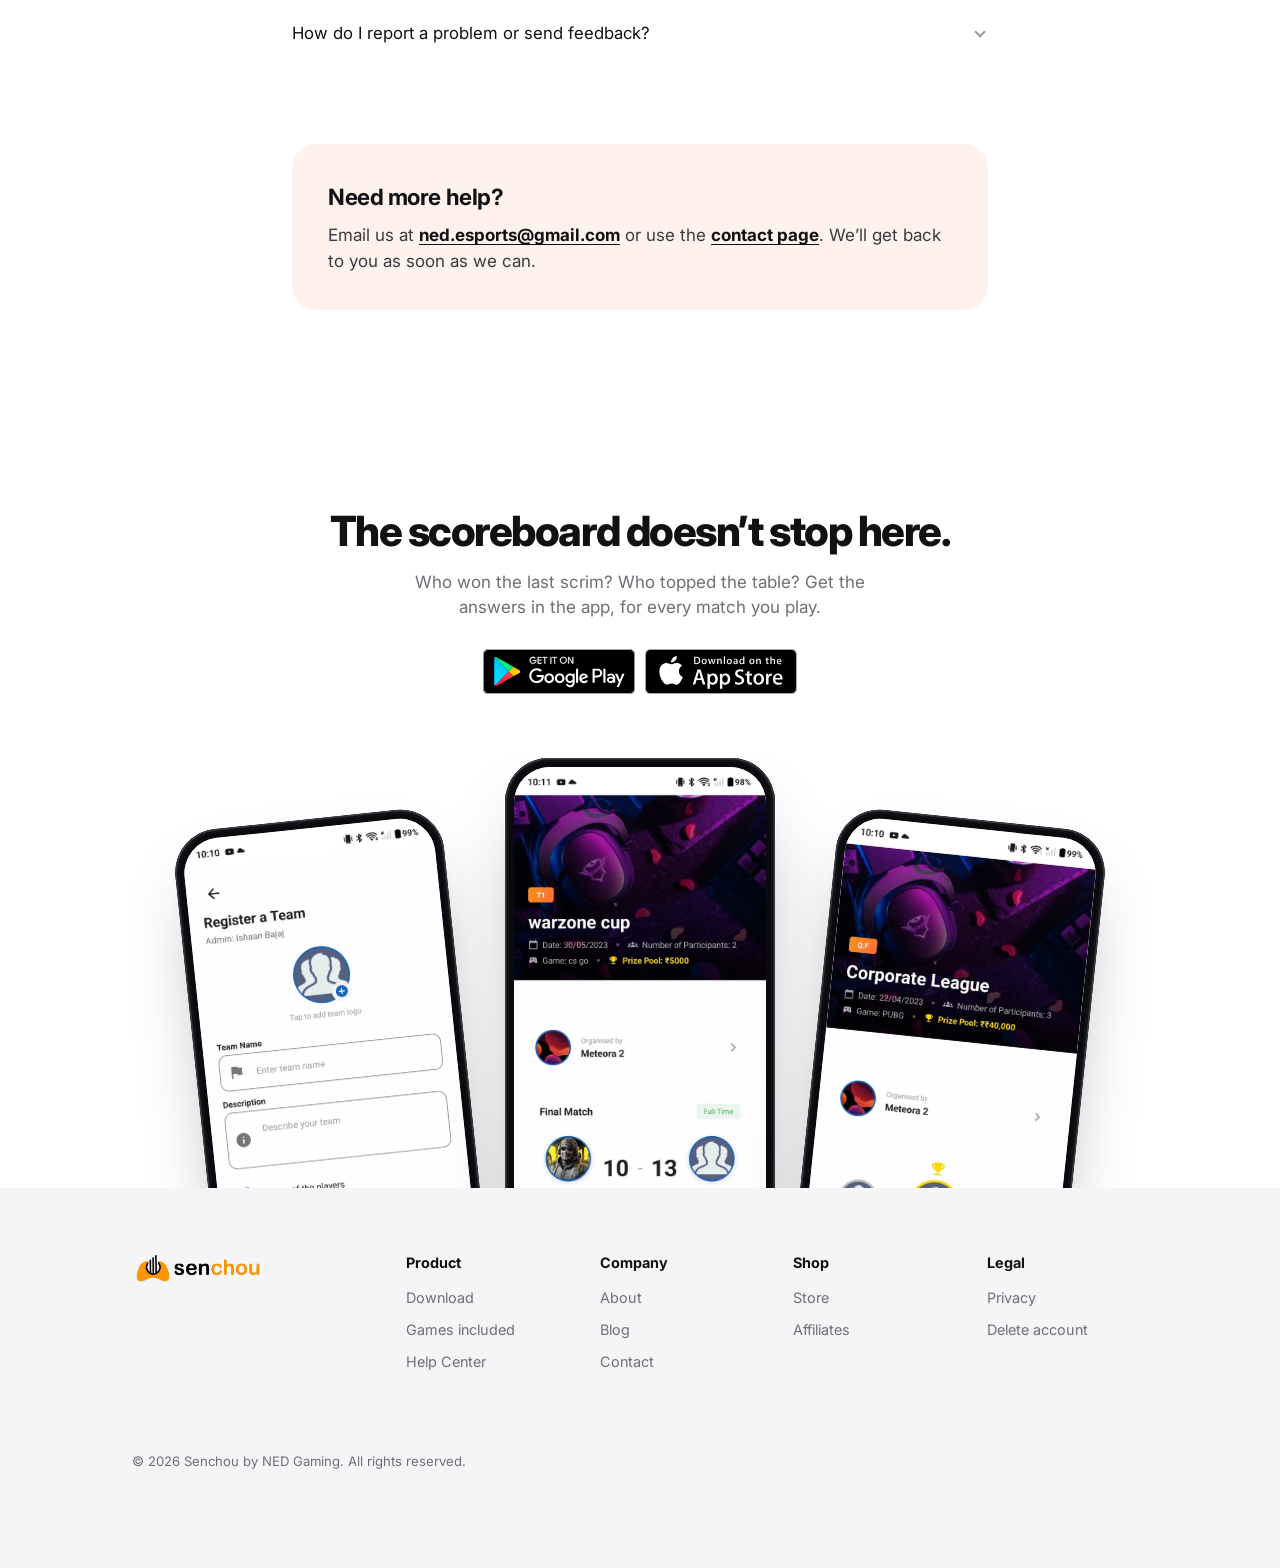
<file: faq.html>
<!DOCTYPE html>
<html lang="en">

<head>
    <meta charset="utf-8" />
    <title>Senchou Help Center</title>
    <!-- The FAQ moved to the Help Center. GitHub Pages can't send a server
         redirect, so this page forwards visitors and tells search engines. -->
    <link rel="canonical" href="https://nedgaming.com/help.html" />
    <meta name="robots" content="noindex" />
    <meta http-equiv="refresh" content="0; url=help.html" />
    <script>location.replace('help.html' + location.hash);</script>
</head>

<body>
    <p>The FAQ has moved to the <a href="help.html">Senchou Help Center</a>.</p>
</body>

</html>
</file>
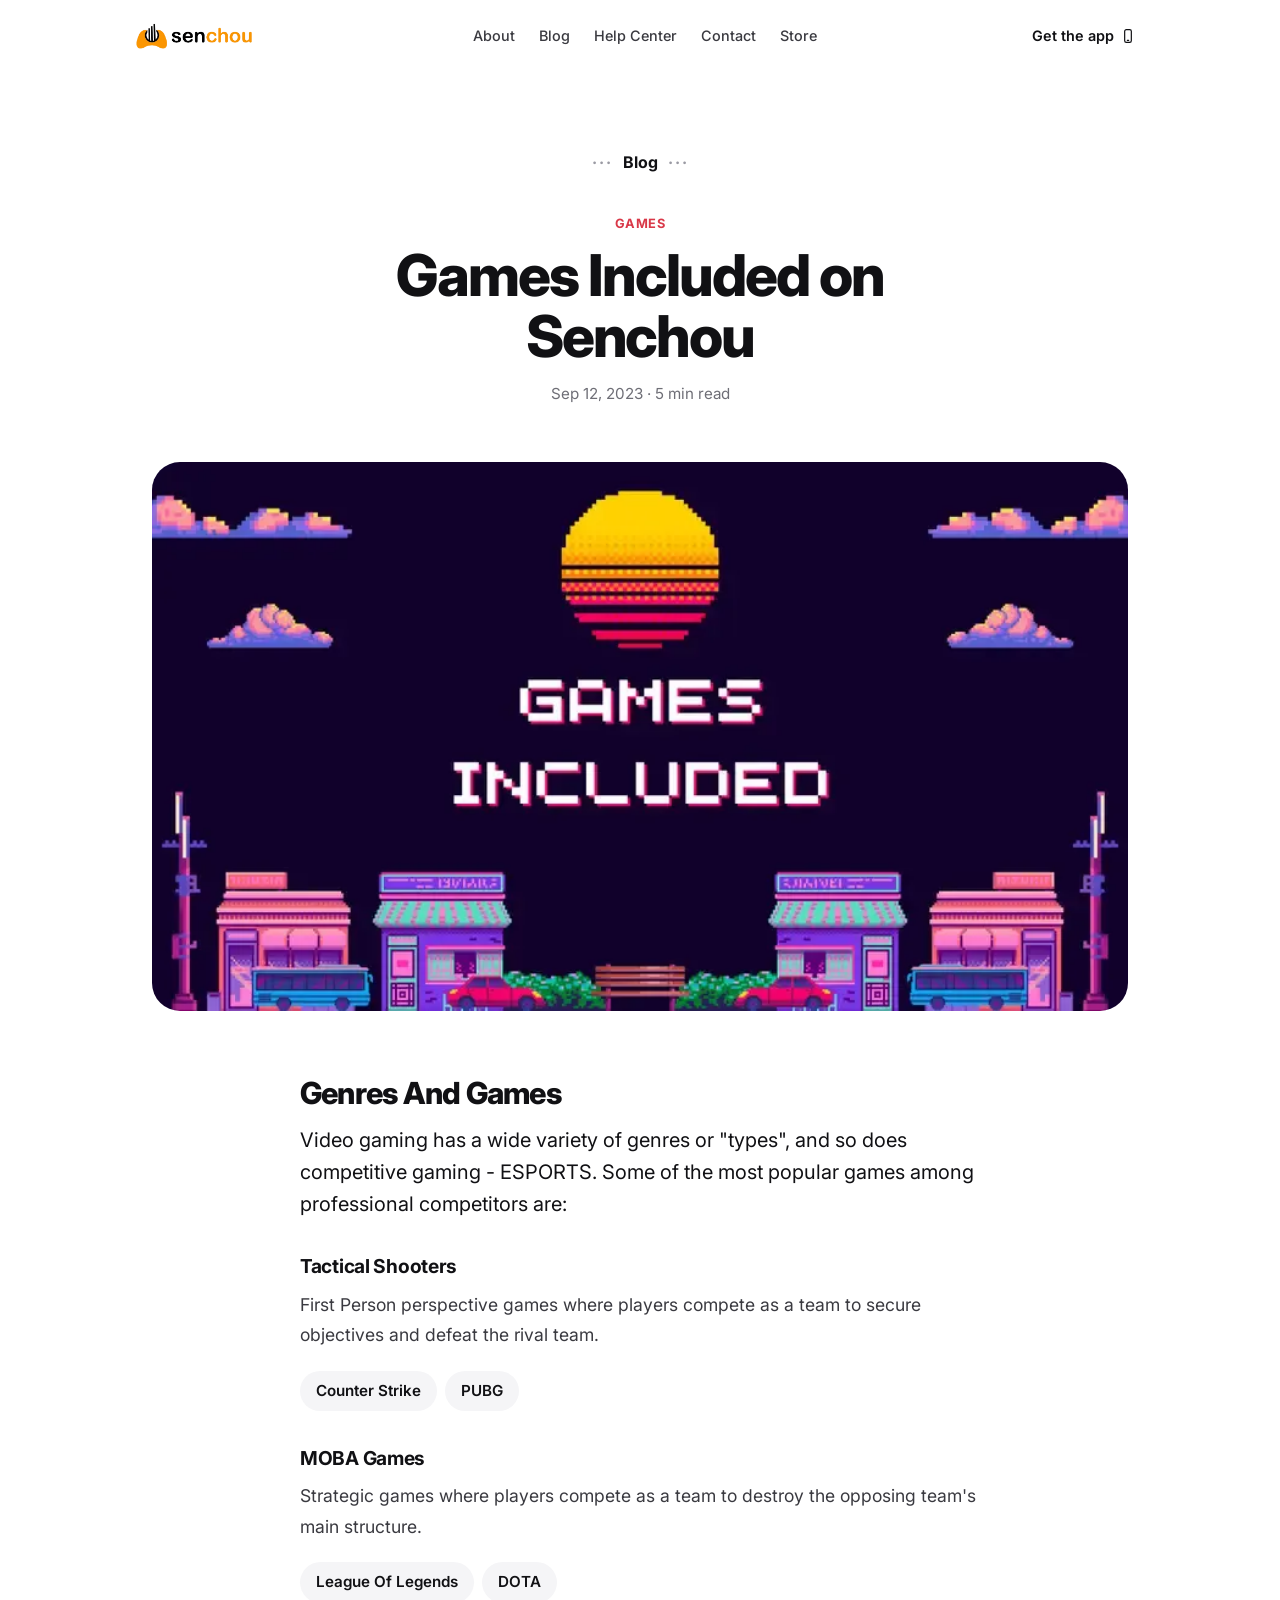
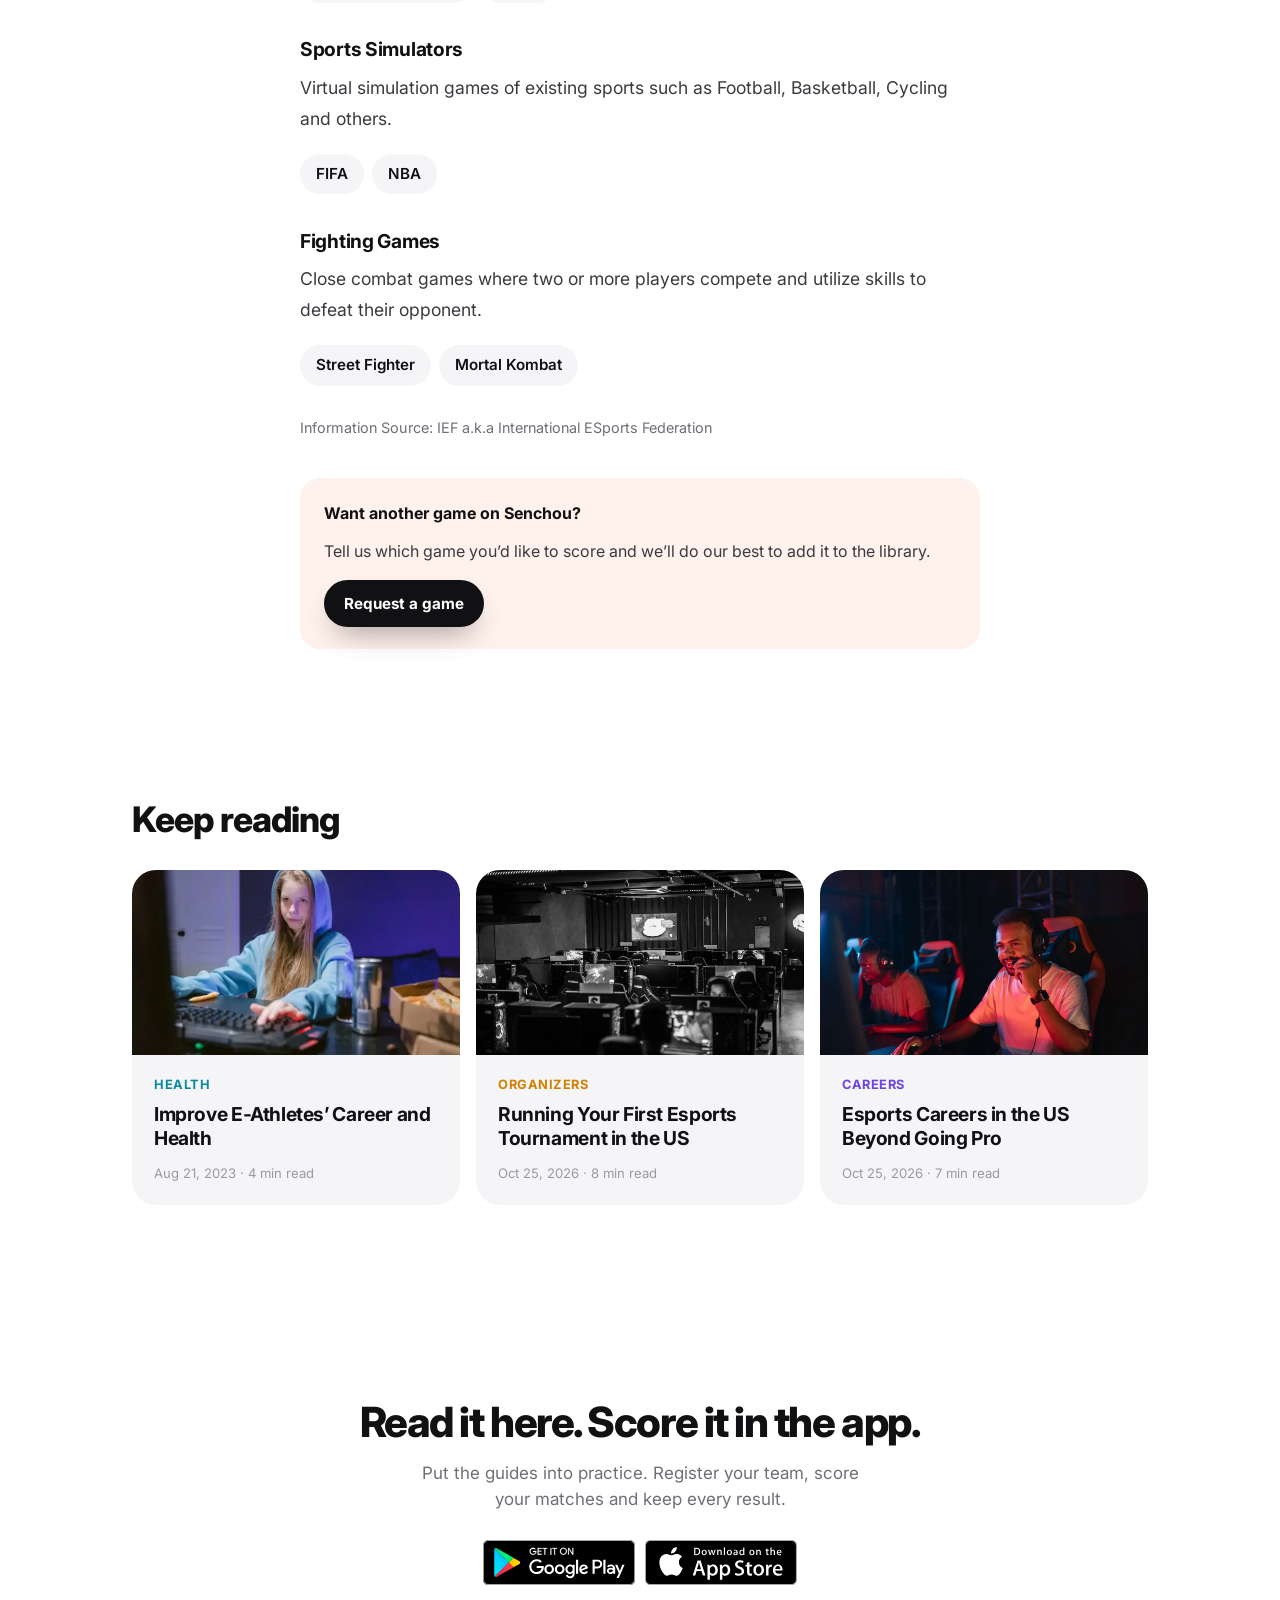
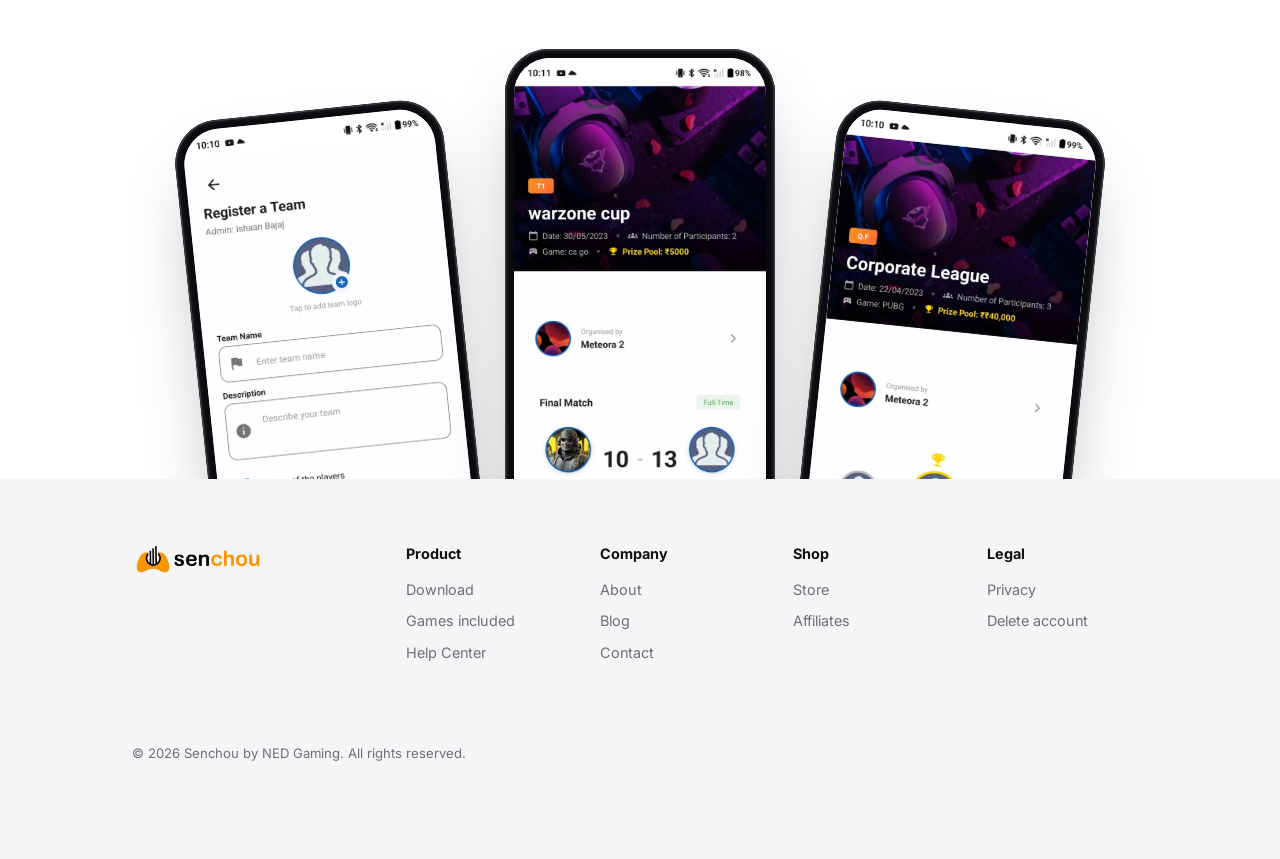
<file: games_included.html>
<!DOCTYPE html>
<html lang="en">

<head>
    <!-- Google tag (gtag.js) -->
    <script async src="https://www.googletagmanager.com/gtag/js?id=G-QVGZ369790"></script>
    <script>
        window.dataLayer = window.dataLayer || [];
        function gtag() { dataLayer.push(arguments); }
        gtag('js', new Date());
        gtag('config', 'G-QVGZ369790');
    </script>
    <script async src="https://pagead2.googlesyndication.com/pagead/js/adsbygoogle.js?client=ca-pub-9733133097462328"
        crossorigin="anonymous"></script>

    <meta charset="utf-8" />
    <meta name="viewport" content="width=device-width, initial-scale=1" />
    <title>Games Included on Senchou | Senchou</title>
    <meta name="description" content="The esports games you can score on Senchou, from tactical shooters and MOBAs to sports simulators and fighting games." />
    <meta name="theme-color" content="#ffffff" />
    <link rel="canonical" href="https://nedgaming.com/games_included.html" />
    <meta property="og:type" content="article" />
    <meta property="og:url" content="https://nedgaming.com/games_included.html" />
    <meta property="og:title" content="Games Included on Senchou" />
    <meta property="og:description" content="The esports games you can score on Senchou, from tactical shooters and MOBAs to sports simulators and fighting games." />
    <meta property="og:image" content="https://nedgaming.com/assets/img/app/cover-games.webp" />
    <meta property="article:published_time" content="2023-09-12" />
    <meta name="twitter:card" content="summary_large_image" />
    <link rel="icon" type="image/png" href="assets/img/logo_small.png" />
    <script type="application/ld+json">
    {
        "@context": "https://schema.org",
        "@type": "BlogPosting",
        "headline": "Games Included on Senchou",
        "description": "The esports games you can score on Senchou, from tactical shooters and MOBAs to sports simulators and fighting games.",
        "image": "https://nedgaming.com/assets/img/app/cover-games.webp",
        "datePublished": "2023-09-12",
        "publisher": { "@type": "Organization", "name": "Senchou by NED Gaming" },
        "mainEntityOfPage": "https://nedgaming.com/games_included.html"
    }
    </script>

    <link rel="preconnect" href="https://fonts.googleapis.com" />
    <link rel="preconnect" href="https://fonts.gstatic.com" crossorigin />
    <link href="https://fonts.googleapis.com/css2?family=Inter:wght@400;500;600;700;800&display=swap"
        rel="stylesheet" />
    <link href="css/home.css" rel="stylesheet" />
    <link href="css/help.css" rel="stylesheet" />
    <link href="css/blog.css" rel="stylesheet" />
    <link href="css/post.css" rel="stylesheet" />
    <script>document.documentElement.classList.add('js');</script>
</head>

<body>
    <a class="skip-link" href="#main">Skip to content</a>

    <!-- Header: flat at the top, pill on scroll -->
    <header class="nav" data-nav>
        <div class="nav__pill">
            <a href="index.html" class="nav__logo" aria-label="Senchou home">
                <img class="nav__logo-on-light" src="assets/img/web_logo.png" alt="Senchou" width="457" height="109" />
                <img class="nav__logo-on-dark" src="assets/img/app/logo-light.png" alt="" width="457" height="109" />
            </a>
            <nav id="nav-menu" class="nav__menu" aria-label="Main">
                <a href="about.html">About</a>
                <a href="blog.html" aria-current="page">Blog</a>
                <a href="help.html">Help Center</a>
                <a href="contact.html">Contact</a>
                <a href="https://nedgamingai.lemonsqueezy.com" target="_blank" rel="noopener noreferrer">Store</a>
            </nav>
            <div class="nav__end">
                <a href="#download" class="nav__cta">Get the app
                    <svg viewBox="0 0 24 24" aria-hidden="true"><rect x="7" y="2.5" width="10" height="19" rx="2.5" /><path d="M11 18.5h2" /></svg>
                </a>
                <button class="nav__toggle" type="button" aria-expanded="false" aria-controls="nav-menu" data-nav-toggle>
                    <span class="nav__toggle-bars" aria-hidden="true"></span>
                    <span class="visually-hidden">Menu</span>
                </button>
            </div>
        </div>
    </header>

    <main id="main">
        <article class="article">
            <header class="article__head container">
                <a class="help-kicker article__back" href="blog.html"><span aria-hidden="true">···</span>Blog<span
                        aria-hidden="true">···</span></a>
                <p class="post__cat" style="--cat: #d93848">Games</p>
                <h1 class="article__title">Games Included on Senchou</h1>
                <p class="article__meta"><time datetime="2023-09-12">Sep 12, 2023</time> · 5 min read</p>
            </header>

            <figure class="article__cover container">
                <img src="assets/img/app/cover-games.webp" alt="Games Included on Senchou" width="800" height="450" />
            </figure>

            <div class="prose">
<h2>Genres And Games</h2>
<p class="lead">Video gaming has a wide variety of genres or "types", and so does competitive gaming - ESPORTS. Some of the most popular games among professional competitors are:</p>
<h3>Tactical Shooters</h3>
<p>First Person perspective games where players compete as a team to secure objectives and defeat the rival team.</p>
<ul class="game-chips"><li>Counter Strike</li><li>PUBG</li></ul>
<h3>MOBA Games</h3>
<p>Strategic games where players compete as a team to destroy the opposing team's main structure.</p>
<ul class="game-chips"><li>League Of Legends</li><li>DOTA</li></ul>
<h3>Sports Simulators</h3>
<p>Virtual simulation games of existing sports such as Football, Basketball, Cycling and others.</p>
<ul class="game-chips"><li>FIFA</li><li>NBA</li></ul>
<h3>Fighting Games</h3>
<p>Close combat games where two or more players compete and utilize skills to defeat their opponent.</p>
<ul class="game-chips"><li>Street Fighter</li><li>Mortal Kombat</li></ul>
<p class="source">Information Source: IEF a.k.a International ESports Federation</p>
                <aside class="callout callout--action">
                    <p class="callout__title">Want another game on Senchou?</p>
                    <p>Tell us which game you’d like to score and we’ll do our best to add it to the library.</p>
                    <a class="pill-btn pill-btn--dark" href="mailto:ned.esports@gmail.com?subject=Game%20request">Request a game</a>
                </aside>
            </div>
        </article>

        <!-- Keep reading -->
        <section class="container more-posts" aria-labelledby="more-title">
            <h2 id="more-title" class="more-posts__title">Keep reading</h2>
            <div class="posts posts--compact">
                <a class="post" href="improve_health.html">
                    <div class="post__img"><img src="assets/img/app/cover-health.webp" alt="" loading="lazy" width="800" height="450" /></div>
                    <div class="post__body">
                        <p class="post__cat" style="--cat: #0b8a9c">Health</p>
                        <h2>Improve E-Athletes’ Career and Health</h2>
                        <p class="post__meta">Aug 21, 2023 · 4 min read</p>
                    </div>
                </a>
                <a class="post" href="running_us_esports_tournament.html">
                    <div class="post__img"><img src="assets/img/app/cover-tournament.webp" alt="" loading="lazy" width="1200" height="675" /></div>
                    <div class="post__body">
                        <p class="post__cat" style="--cat: #d27f00">Organizers</p>
                        <h2>Running Your First Esports Tournament in the US</h2>
                        <p class="post__meta">Oct 25, 2026 · 8 min read</p>
                    </div>
                </a>
                <a class="post" href="esports_careers_usa.html">
                    <div class="post__img"><img src="assets/img/app/cover-careers.webp" alt="" loading="lazy" width="1200" height="675" /></div>
                    <div class="post__body">
                        <p class="post__cat" style="--cat: #6a43e0">Careers</p>
                        <h2>Esports Careers in the US Beyond Going Pro</h2>
                        <p class="post__meta">Oct 25, 2026 · 7 min read</p>
                    </div>
                </a>
            </div>
        </section>

        <!-- Closing CTA -->
        <section class="finale" id="download" aria-labelledby="finale-title">
            <div class="container finale__copy">
                <h2 id="finale-title" class="finale__title finale__title--sm">Read it here. Score it in the app.</h2>
                <p>Put the guides into practice. Register your team, score your matches and keep every result.</p>
                <div class="badges badges--center">
                    <a href="https://play.google.com/store/apps/details?id=com.ned.ned" target="_blank"
                        rel="noopener"><img src="assets/img/google-play-badge.svg" alt="Get it on Google Play"
                            width="150" height="45" /></a>
                    <a href="https://apps.apple.com/ca/app/senchou/id6741138914" target="_blank"
                        rel="noopener"><img src="assets/img/app-store-badge.svg" alt="Download on the App Store"
                            width="135" height="45" /></a>
                </div>
            </div>
            <div class="lineup" aria-hidden="true">
                <div class="phone lineup__side lineup__side--l">
                    <div class="phone__screen"><img src="assets/img/app/register-team.webp" alt="" loading="lazy"
                            width="640" height="1352" /></div>
                </div>
                <div class="phone lineup__mid">
                    <div class="phone__screen"><img src="assets/img/app/match-final.webp" alt="" loading="lazy"
                            width="640" height="1352" /></div>
                </div>
                <div class="phone lineup__side lineup__side--r">
                    <div class="phone__screen"><img src="assets/img/app/standings.webp" alt="" loading="lazy"
                            width="640" height="1352" /></div>
                </div>
            </div>
        </section>
    </main>

    <!-- Footer -->
    <footer class="footer">
        <div class="container footer__grid">
            <div class="footer__brand">
                <a href="index.html" aria-label="Senchou home"><img src="assets/img/web_logo.png" alt="Senchou" width="457" height="109" /></a>
            </div>
            <nav class="footer__col" aria-label="Product">
                <h3>Product</h3>
                <a href="index.html#download">Download</a>
                <a href="games_included.html">Games included</a>
                <a href="help.html">Help Center</a>
            </nav>
            <nav class="footer__col" aria-label="Company">
                <h3>Company</h3>
                <a href="about.html">About</a>
                <a href="blog.html">Blog</a>
                <a href="contact.html">Contact</a>
            </nav>
            <nav class="footer__col" aria-label="Shop">
                <h3>Shop</h3>
                <a href="https://nedgamingai.lemonsqueezy.com" target="_blank" rel="noopener noreferrer">Store</a>
                <a href="https://nedgamingai.lemonsqueezy.com/affiliates" target="_blank"
                    rel="noopener noreferrer">Affiliates</a>
            </nav>
            <nav class="footer__col" aria-label="Legal">
                <h3>Legal</h3>
                <a href="privacy_policy.html">Privacy</a>
                <a href="delete_account.html">Delete account</a>
            </nav>
        </div>
        <div class="container footer__base">
            <p>&copy; 2026 Senchou by NED Gaming. All rights reserved.</p>
        </div>
    </footer>

    <script src="js/home.js" defer></script>
</body>

</html>
</file>
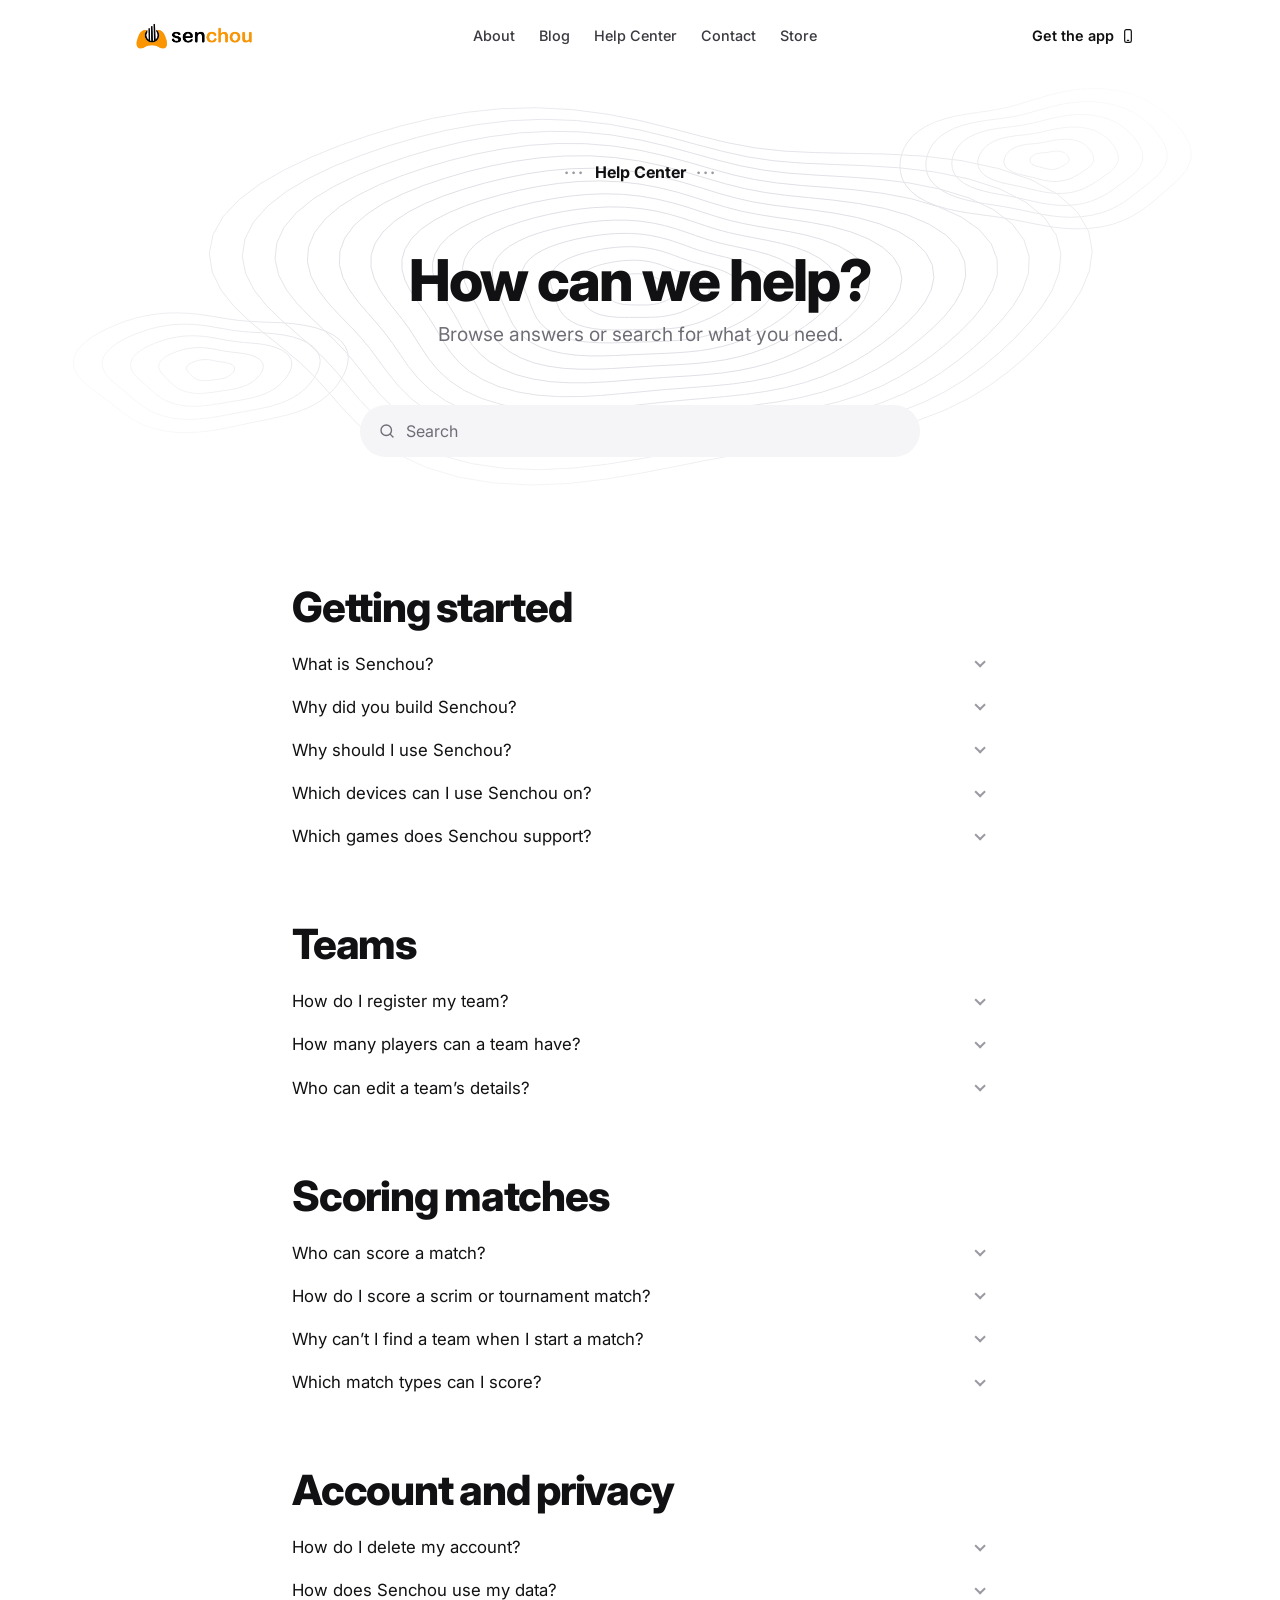
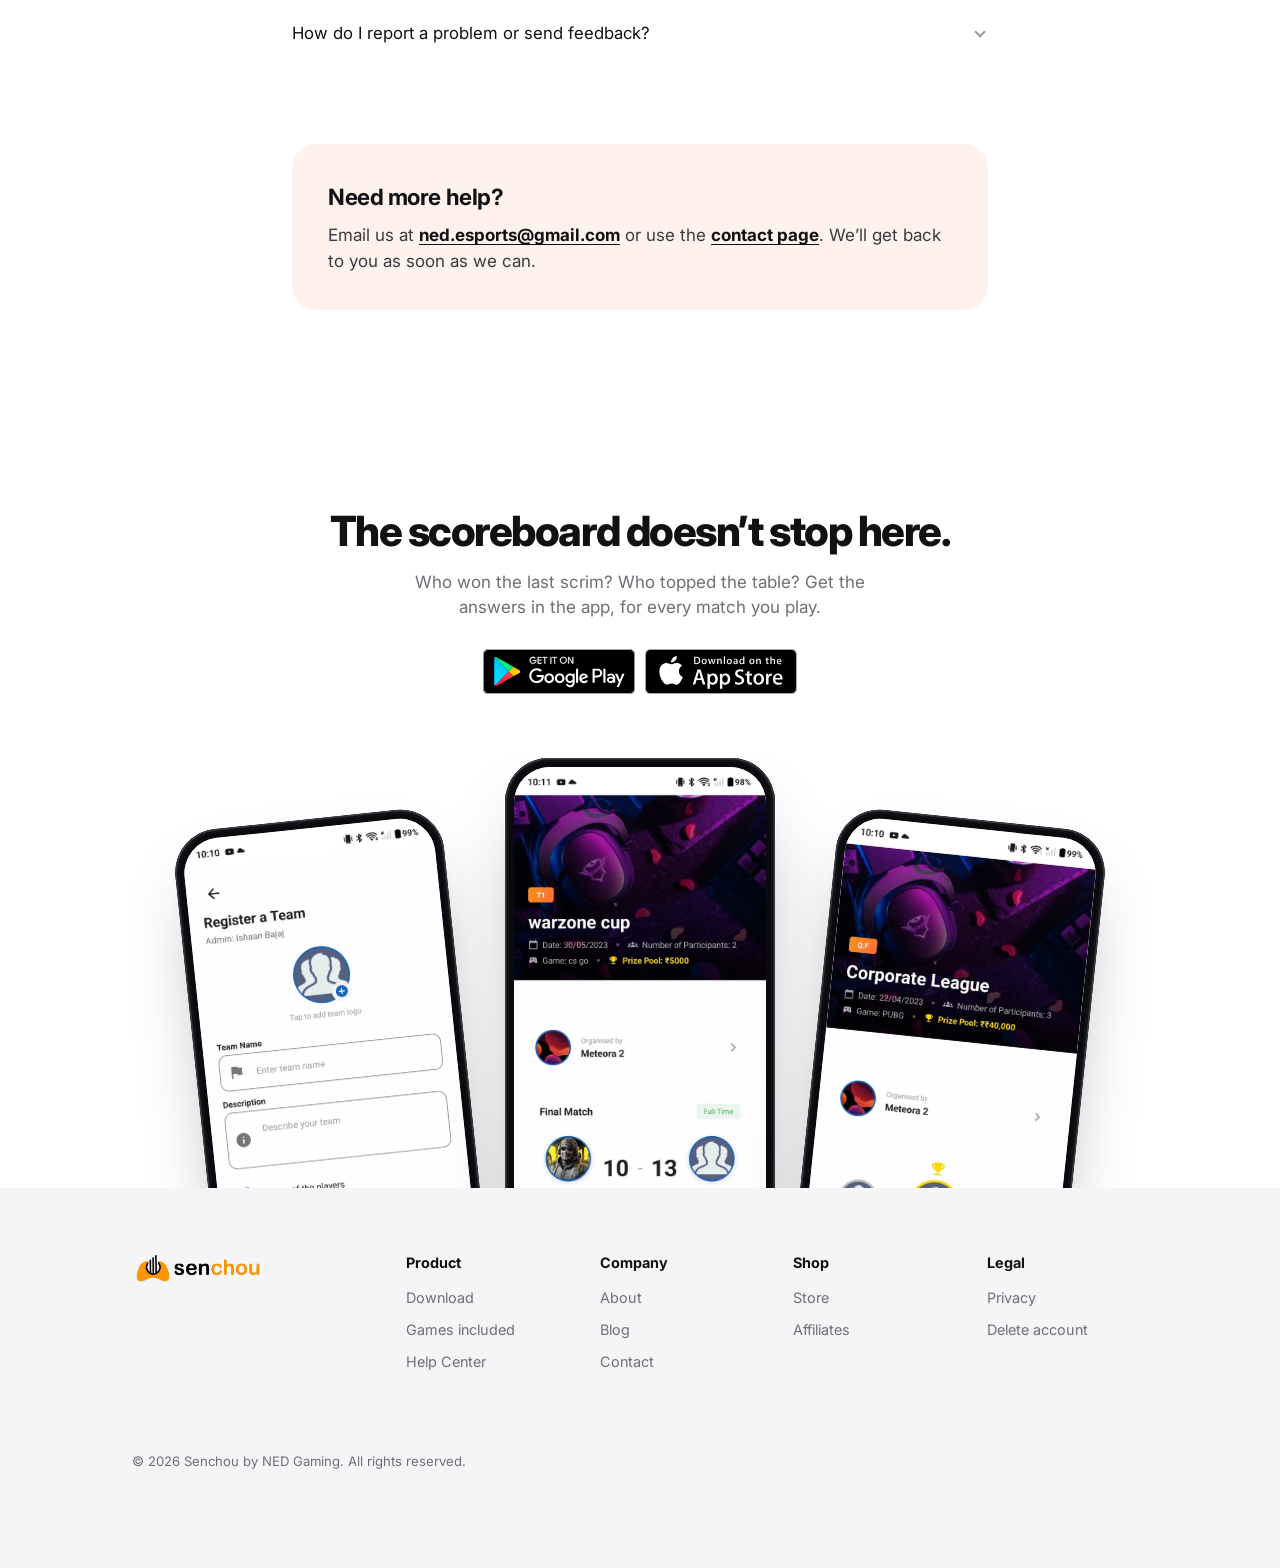
<file: help.html>
<!DOCTYPE html>
<html lang="en">

<head>
    <!-- Google tag (gtag.js) -->
    <script async src="https://www.googletagmanager.com/gtag/js?id=G-QVGZ369790"></script>
    <script>
        window.dataLayer = window.dataLayer || [];
        function gtag() { dataLayer.push(arguments); }
        gtag('js', new Date());
        gtag('config', 'G-QVGZ369790');
    </script>

    <meta charset="utf-8" />
    <meta name="viewport" content="width=device-width, initial-scale=1" />
    <title>Senchou Help Center: FAQs and Support</title>
    <meta name="description"
        content="Answers to common questions about Senchou: getting started, registering teams, scoring matches, and managing your account." />
    <meta name="theme-color" content="#ffffff" />
    <link rel="canonical" href="https://nedgaming.com/help.html" />
    <meta property="og:type" content="website" />
    <meta property="og:title" content="Senchou Help Center" />
    <meta property="og:description"
        content="Answers to common questions about registering teams, scoring matches and managing your Senchou account." />
    <meta property="og:image" content="https://nedgaming.com/assets/img/sc_7.jpg" />
    <link rel="icon" type="image/png" href="assets/img/logo_small.png" />

    <link rel="preconnect" href="https://fonts.googleapis.com" />
    <link rel="preconnect" href="https://fonts.gstatic.com" crossorigin />
    <link href="https://fonts.googleapis.com/css2?family=Inter:wght@400;500;600;700;800&display=swap"
        rel="stylesheet" />
    <link href="css/home.css" rel="stylesheet" />
    <link href="css/help.css" rel="stylesheet" />
    <script>document.documentElement.classList.add('js');</script>
</head>

<body>
    <a class="skip-link" href="#main">Skip to content</a>

    <!-- Header: flat at the top, pill on scroll -->
    <header class="nav" data-nav>
        <div class="nav__pill">
            <a href="index.html" class="nav__logo" aria-label="Senchou home">
                <img class="nav__logo-on-light" src="assets/img/web_logo.png" alt="Senchou" width="457" height="109" />
                <img class="nav__logo-on-dark" src="assets/img/app/logo-light.png" alt="" width="457" height="109" />
            </a>
            <nav id="nav-menu" class="nav__menu" aria-label="Main">
                <a href="about.html">About</a>
                <a href="blog.html">Blog</a>
                <a href="help.html" aria-current="page">Help Center</a>
                <a href="contact.html">Contact</a>
                <a href="https://nedgamingai.lemonsqueezy.com" target="_blank" rel="noopener noreferrer">Store</a>
            </nav>
            <div class="nav__end">
                <a href="#download" class="nav__cta">Get the app
                    <svg viewBox="0 0 24 24" aria-hidden="true"><rect x="7" y="2.5" width="10" height="19" rx="2.5" /><path d="M11 18.5h2" /></svg>
                </a>
                <button class="nav__toggle" type="button" aria-expanded="false" aria-controls="nav-menu" data-nav-toggle>
                    <span class="nav__toggle-bars" aria-hidden="true"></span>
                    <span class="visually-hidden">Menu</span>
                </button>
            </div>
        </div>
    </header>

    <main id="main">
        <!-- Hero -->
        <section class="help-hero">
            <img class="help-hero__topo" src="assets/img/app/topo.svg" alt="" width="1200" height="460" />
            <div class="container help-hero__inner">
                <p class="help-kicker" data-reveal><span aria-hidden="true">···</span>Help Center<span
                        aria-hidden="true">···</span></p>
                <h1 class="help-hero__title" data-reveal style="--d: 1">How can we help?</h1>
                <p class="help-hero__lede" data-reveal style="--d: 2">Browse answers or search for what you need.</p>
                <label class="help-search" data-reveal style="--d: 3">
                    <svg viewBox="0 0 24 24" aria-hidden="true"><circle cx="11" cy="11" r="7" /><path d="m20 20-3.5-3.5" /></svg>
                    <span class="visually-hidden">Search the Help Center</span>
                    <input type="search" placeholder="Search" autocomplete="off" data-help-search />
                </label>
            </div>
        </section>

        <!-- Questions -->
        <div class="help-body container" data-help>

            <section class="help-cat" data-cat aria-labelledby="cat-start">
                <h2 id="cat-start">Getting started</h2>

                <details class="qa" id="what-is-senchou">
                    <summary>What is Senchou?</summary>
                    <div class="qa__a">
                        <p>Senchou is an app for local amateur esports athletes. It lets you score your local esports
                            matches, register your own team, search for players and teams, find tournaments around
                            you, analyse your performance and share your achievements.</p>
                        <p>In one line: Senchou is your new gaming network.</p>
                    </div>
                </details>

                <details class="qa" id="why-senchou">
                    <summary>Why did you build Senchou?</summary>
                    <div class="qa__a">
                        <p>We’re local amateur gamers too. Our daily scrims and tournaments always ended in passionate
                            debates about who really played better.</p>
                        <p>In gaming, stats are everything, and without them most of those debates are just talk.
                            People remember a lot of stats, but nobody can remember them all. We realised this was a
                            problem for almost every gamer like us, and that’s how Senchou started.</p>
                    </div>
                </details>

                <details class="qa" id="why-choose-senchou">
                    <summary>Why should I use Senchou?</summary>
                    <div class="qa__a">
                        <p>Use Senchou to keep a permanent record of your scrim and tournament performances, analyse
                            your stats to improve, find local teams, orgs and players, and get recognised for your
                            talent.</p>
                    </div>
                </details>

                <details class="qa" id="devices">
                    <summary>Which devices can I use Senchou on?</summary>
                    <div class="qa__a">
                        <p>Senchou is available for Android on <a
                                href="https://play.google.com/store/apps/details?id=com.ned.ned" target="_blank"
                                rel="noopener">Google Play</a> and for iPhone on the <a
                                href="https://apps.apple.com/ca/app/senchou/id6741138914" target="_blank"
                                rel="noopener">App Store</a>.</p>
                    </div>
                </details>

                <details class="qa" id="games">
                    <summary>Which games does Senchou support?</summary>
                    <div class="qa__a">
                        <p>Senchou covers popular esports titles across tactical shooters, MOBAs, sports simulators
                            and fighting games, such as Counter-Strike, PUBG, League of Legends, Dota, FIFA, NBA,
                            Street Fighter and Mortal Kombat.</p>
                        <p>See <a href="games_included.html">Games included</a> for the full list. Want a game we
                            don’t cover yet? You can request it on that page.</p>
                    </div>
                </details>
            </section>

            <section class="help-cat" data-cat aria-labelledby="cat-teams">
                <h2 id="cat-teams">Teams</h2>

                <details class="qa" id="register-team">
                    <summary>How do I register my team?</summary>
                    <div class="qa__a">
                        <ol>
                            <li>Open the side menu and tap <strong>Register my Team</strong>.</li>
                            <li>Enter your team name and description. Adding a logo is optional.</li>
                            <li>Add your players, then tap <strong>Register Team</strong>.</li>
                        </ol>
                        <p>Team names are unique, so book yours before someone else takes it.</p>
                    </div>
                </details>

                <details class="qa" id="team-size">
                    <summary>How many players can a team have?</summary>
                    <div class="qa__a">
                        <p>A team needs at least 4 and at most 6 players. If you’re playing too, tick <strong>I am
                                one of the players</strong> when you register the team.</p>
                    </div>
                </details>

                <details class="qa" id="edit-team">
                    <summary>Who can edit a team’s details?</summary>
                    <div class="qa__a">
                        <p>Only the team admin can edit a team’s details after it’s been registered. The person who
                            registers the team is its admin.</p>
                    </div>
                </details>
            </section>

            <section class="help-cat" data-cat aria-labelledby="cat-scoring">
                <h2 id="cat-scoring">Scoring matches</h2>

                <details class="qa" id="who-can-score">
                    <summary>Who can score a match?</summary>
                    <div class="qa__a">
                        <p>Only organisers who have registered as an <strong>org</strong> can score matches. Player
                            accounts can’t register as an org.</p>
                    </div>
                </details>

                <details class="qa" id="start-scoring">
                    <summary>How do I score a scrim or tournament match?</summary>
                    <div class="qa__a">
                        <ol>
                            <li>Open the side menu and choose <strong>Start a match</strong>.</li>
                            <li>Select the teams that are playing.</li>
                            <li>Start scoring. The result is saved when the match ends.</li>
                        </ol>
                        <p>We’re always improving this flow, so the steps may change a little, but they’ll stay simple.
                        </p>
                    </div>
                </details>

                <details class="qa" id="team-not-found">
                    <summary>Why can’t I find a team when I start a match?</summary>
                    <div class="qa__a">
                        <p>Only registered teams appear when you pick teams for a match. Make sure every team is
                            registered on Senchou before the match starts.</p>
                    </div>
                </details>

                <details class="qa" id="match-types">
                    <summary>Which match types can I score?</summary>
                    <div class="qa__a">
                        <p>You can score 1v1 matches and class matches, for both scrims and tournaments.</p>
                    </div>
                </details>
            </section>

            <section class="help-cat" data-cat aria-labelledby="cat-account">
                <h2 id="cat-account">Account and privacy</h2>

                <details class="qa" id="delete-account">
                    <summary>How do I delete my account?</summary>
                    <div class="qa__a">
                        <ol>
                            <li>Go to <strong>My Account</strong> in the side menu of the app.</li>
                            <li>Scroll down and tap <strong>Delete Account Permanently</strong>.</li>
                            <li>Tap <strong>Yes</strong> to confirm. You’ll be logged out and your account will be
                                deleted.</li>
                        </ol>
                        <p>Deleting your account permanently removes your profile and stats, team memberships and
                            history, and match records. This can’t be undone. <a href="delete_account.html">More about
                                deleting your account</a>.</p>
                    </div>
                </details>

                <details class="qa" id="data">
                    <summary>How does Senchou use my data?</summary>
                    <div class="qa__a">
                        <p>Our <a href="privacy_policy.html">Privacy Policy</a> explains what we collect, why, and how
                            we look after it.</p>
                    </div>
                </details>

                <details class="qa" id="feedback">
                    <summary>How do I report a problem or send feedback?</summary>
                    <div class="qa__a">
                        <p>Email us at <a href="mailto:ned.esports@gmail.com">ned.esports@gmail.com</a> with what
                            happened and, if you can, a screenshot. You can also reach us from the <a
                                href="contact.html">contact page</a>.</p>
                    </div>
                </details>
            </section>

            <p class="help-empty" hidden data-help-empty>No answers match your search. Try a different word, or <a
                    href="mailto:ned.esports@gmail.com">email us</a>.</p>

            <aside class="help-more" data-reveal>
                <h2>Need more help?</h2>
                <p>Email us at <a href="mailto:ned.esports@gmail.com"><strong>ned.esports@gmail.com</strong></a> or
                    use the <a href="contact.html"><strong>contact page</strong></a>. We’ll get back to you as soon as
                    we can.</p>
            </aside>
        </div>

        <!-- Closing CTA -->
        <section class="finale" id="download" aria-labelledby="finale-title">
            <div class="container finale__copy">
                <h2 id="finale-title" class="finale__title finale__title--sm" data-reveal>The scoreboard doesn’t
                    stop here.</h2>
                <p data-reveal style="--d: 1">Who won the last scrim? Who topped the table? Get the answers in
                    the app, for every match you play.</p>
                <div class="badges badges--center" data-reveal style="--d: 2">
                    <a href="https://play.google.com/store/apps/details?id=com.ned.ned" target="_blank"
                        rel="noopener"><img src="assets/img/google-play-badge.svg" alt="Get it on Google Play"
                            width="150" height="45" /></a>
                    <a href="https://apps.apple.com/ca/app/senchou/id6741138914" target="_blank"
                        rel="noopener"><img src="assets/img/app-store-badge.svg" alt="Download on the App Store"
                            width="135" height="45" /></a>
                </div>
            </div>
            <div class="lineup" aria-hidden="true" data-reveal style="--d: 2">
                <div class="phone lineup__side lineup__side--l">
                    <div class="phone__screen"><img src="assets/img/app/register-team.webp" alt="" loading="lazy"
                            width="640" height="1352" /></div>
                </div>
                <div class="phone lineup__mid">
                    <div class="phone__screen"><img src="assets/img/app/match-final.webp" alt="" loading="lazy"
                            width="640" height="1352" /></div>
                </div>
                <div class="phone lineup__side lineup__side--r">
                    <div class="phone__screen"><img src="assets/img/app/standings.webp" alt="" loading="lazy"
                            width="640" height="1352" /></div>
                </div>
            </div>
        </section>
    </main>

    <!-- Footer -->
    <footer class="footer">
        <div class="container footer__grid">
            <div class="footer__brand">
                <a href="index.html" aria-label="Senchou home"><img src="assets/img/web_logo.png" alt="Senchou" width="457" height="109" /></a>
            </div>
            <nav class="footer__col" aria-label="Product">
                <h3>Product</h3>
                <a href="index.html#download">Download</a>
                <a href="games_included.html">Games included</a>
                <a href="help.html">Help Center</a>
            </nav>
            <nav class="footer__col" aria-label="Company">
                <h3>Company</h3>
                <a href="about.html">About</a>
                <a href="blog.html">Blog</a>
                <a href="contact.html">Contact</a>
            </nav>
            <nav class="footer__col" aria-label="Shop">
                <h3>Shop</h3>
                <a href="https://nedgamingai.lemonsqueezy.com" target="_blank" rel="noopener noreferrer">Store</a>
                <a href="https://nedgamingai.lemonsqueezy.com/affiliates" target="_blank"
                    rel="noopener noreferrer">Affiliates</a>
            </nav>
            <nav class="footer__col" aria-label="Legal">
                <h3>Legal</h3>
                <a href="privacy_policy.html">Privacy</a>
                <a href="delete_account.html">Delete account</a>
            </nav>
        </div>
        <div class="container footer__base">
            <p>&copy; 2026 Senchou by NED Gaming. All rights reserved.</p>
        </div>
    </footer>

    <script src="js/home.js" defer></script>
    <script src="js/help.js" defer></script>
</body>

</html>
</file>
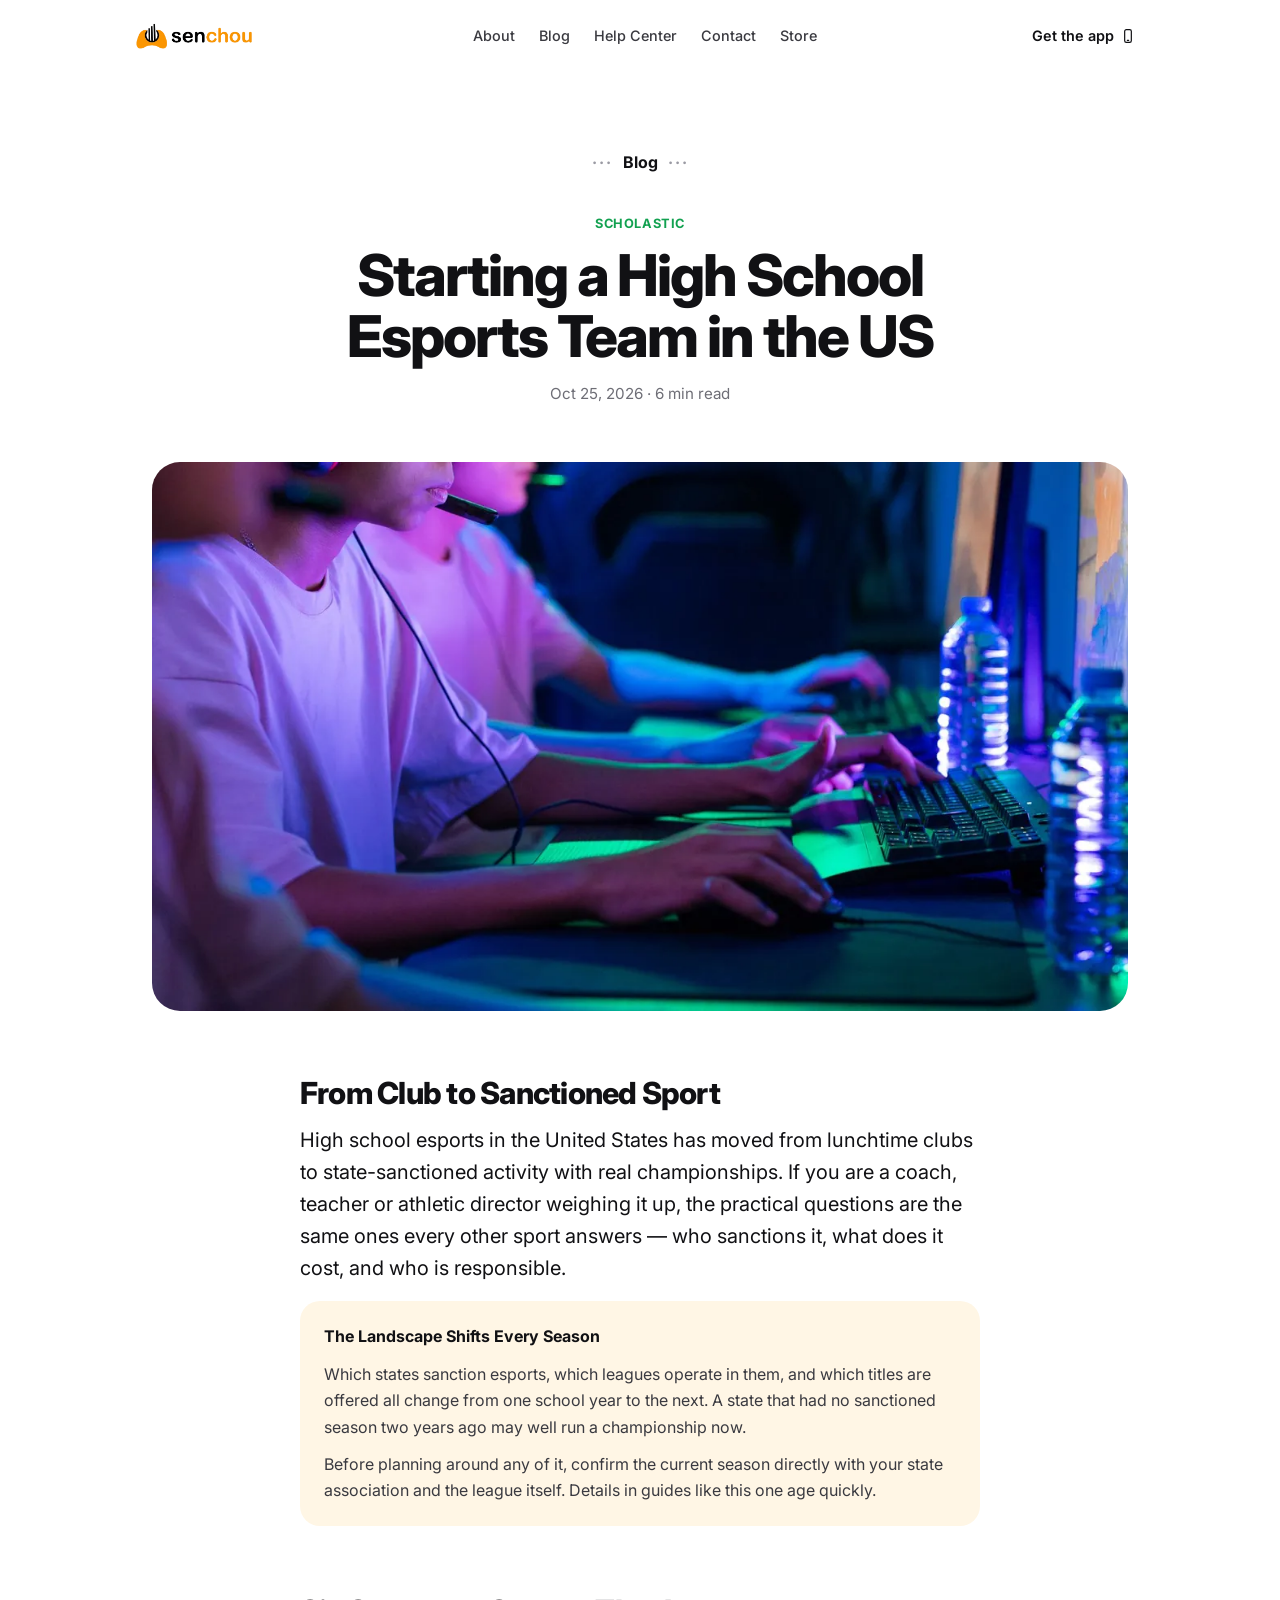
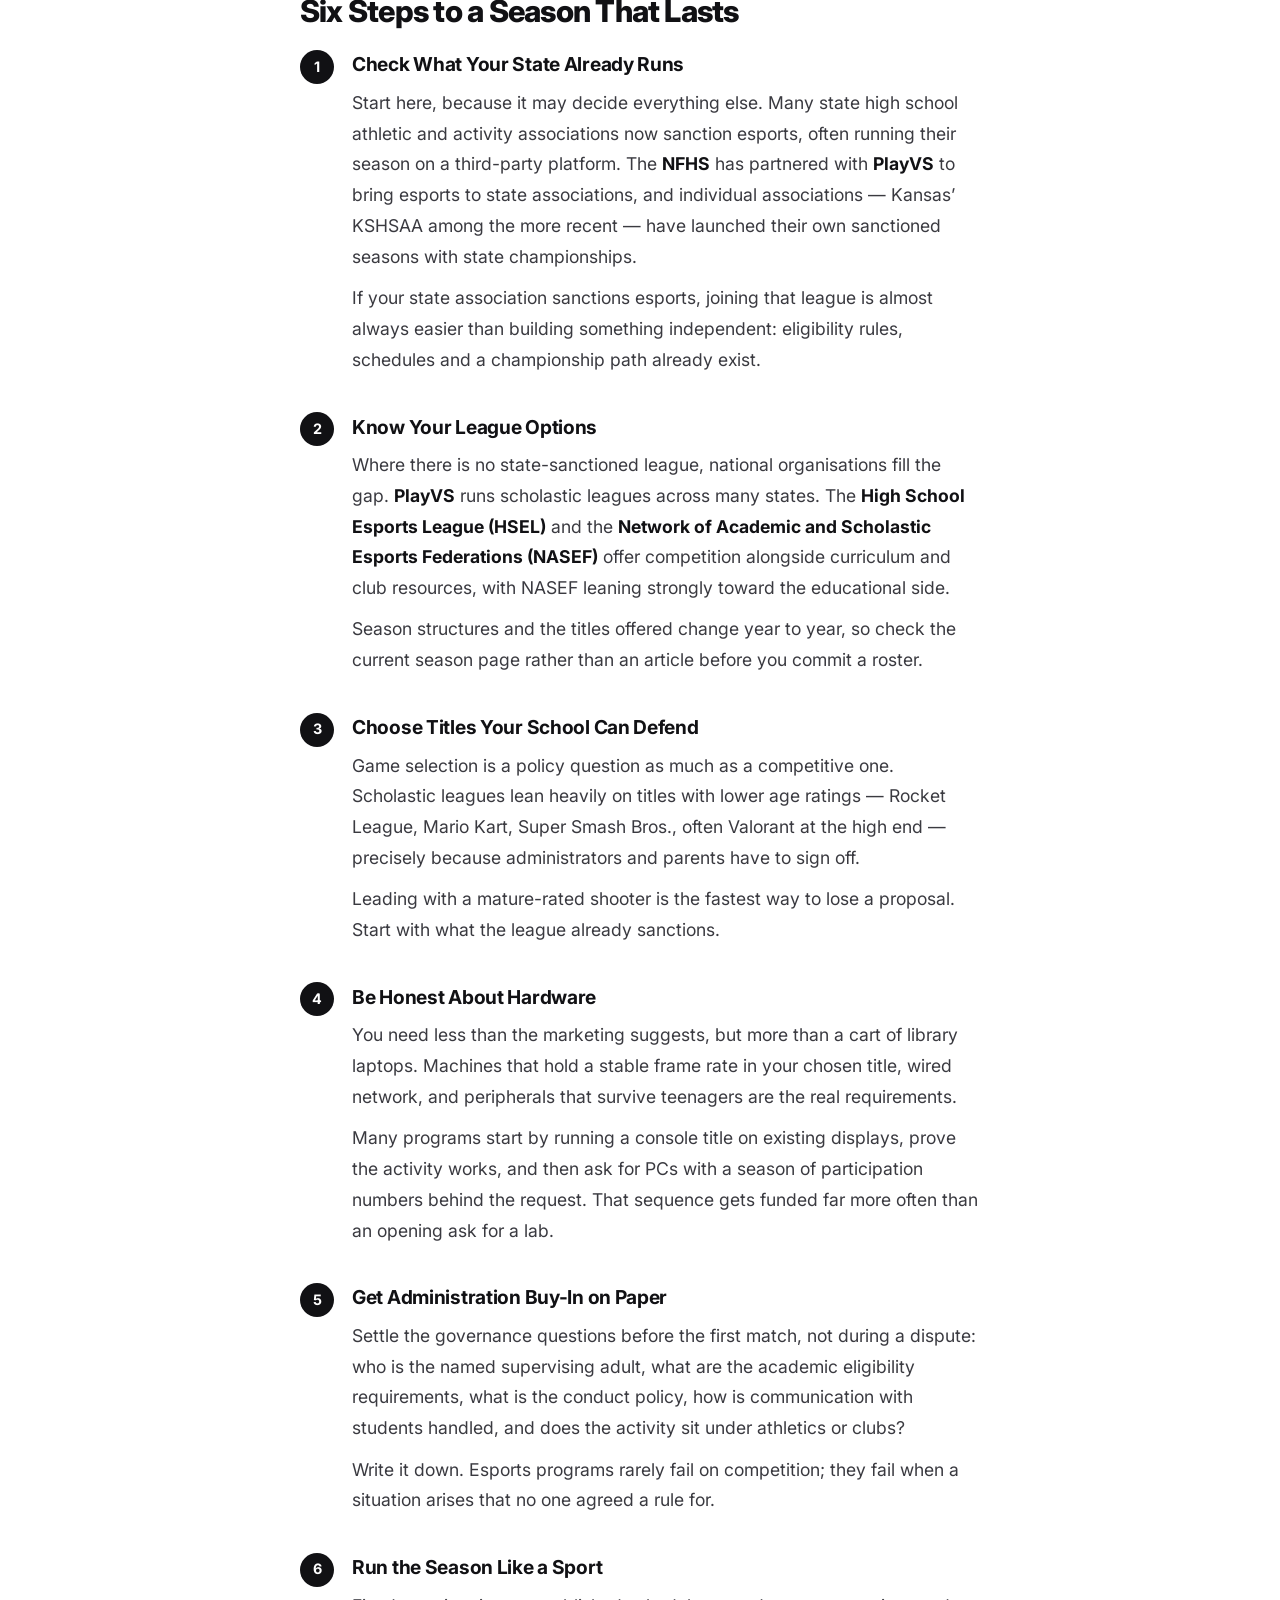
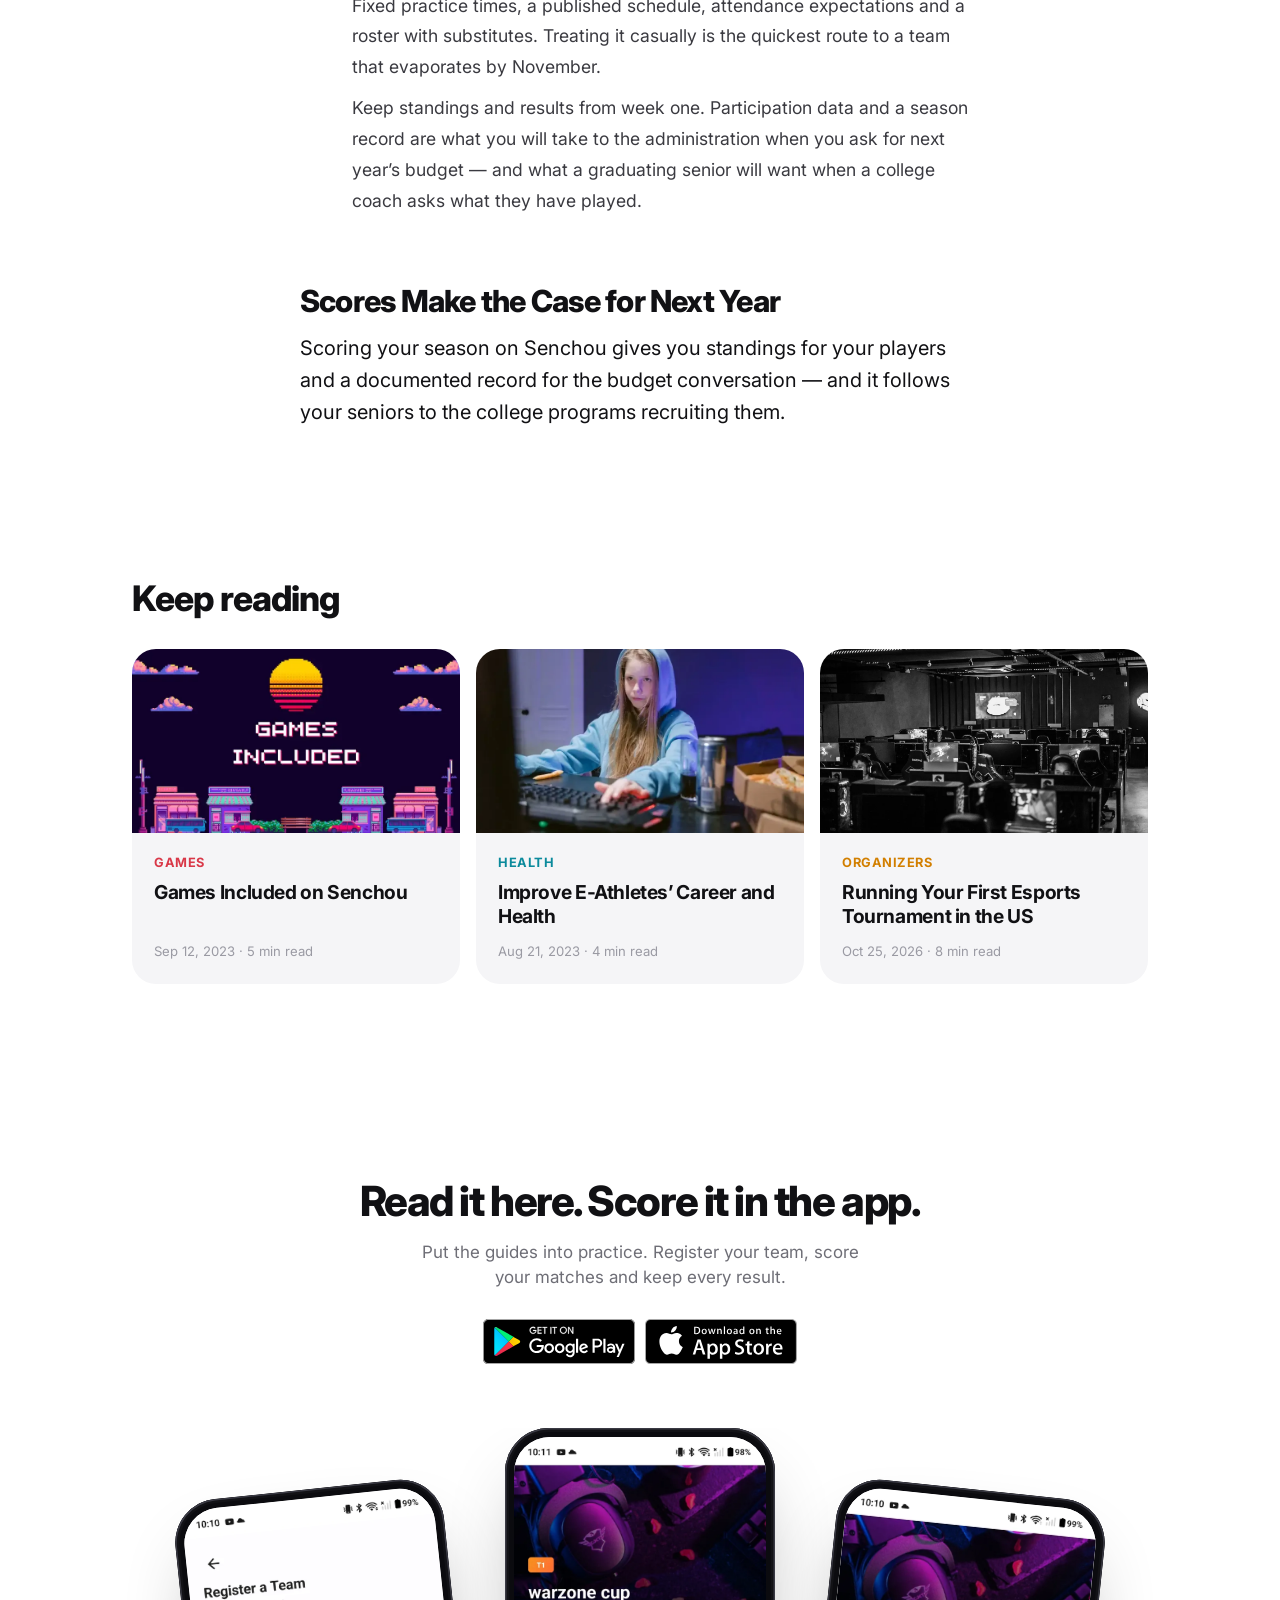
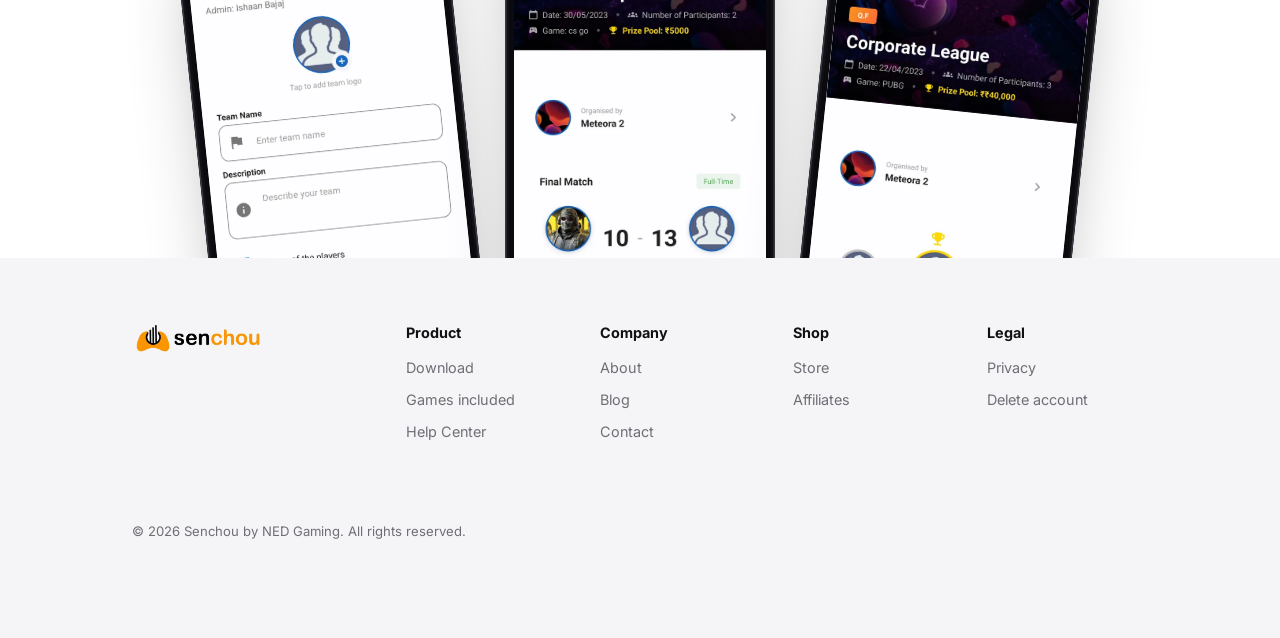
<file: high_school_esports_usa.html>
<!DOCTYPE html>
<html lang="en">

<head>
    <!-- Google tag (gtag.js) -->
    <script async src="https://www.googletagmanager.com/gtag/js?id=G-QVGZ369790"></script>
    <script>
        window.dataLayer = window.dataLayer || [];
        function gtag() { dataLayer.push(arguments); }
        gtag('js', new Date());
        gtag('config', 'G-QVGZ369790');
    </script>
    <script async src="https://pagead2.googlesyndication.com/pagead/js/adsbygoogle.js?client=ca-pub-9733133097462328"
        crossorigin="anonymous"></script>

    <meta charset="utf-8" />
    <meta name="viewport" content="width=device-width, initial-scale=1" />
    <title>Starting a High School Esports Team in the US | Senchou</title>
    <meta name="description" content="How US schools launch an esports program: state association leagues, PlayVS, HSEL and NASEF, realistic hardware budgets, administration buy-in, and running a season that survives." />
    <meta name="theme-color" content="#ffffff" />
    <link rel="canonical" href="https://nedgaming.com/high_school_esports_usa.html" />
    <meta property="og:type" content="article" />
    <meta property="og:url" content="https://nedgaming.com/high_school_esports_usa.html" />
    <meta property="og:title" content="Starting a High School Esports Team in the US" />
    <meta property="og:description" content="How US schools launch an esports program: state association leagues, PlayVS, HSEL and NASEF, realistic hardware budgets, administration buy-in, and running a season that survives." />
    <meta property="og:image" content="https://nedgaming.com/assets/img/app/cover-school.webp" />
    <meta property="article:published_time" content="2026-10-25" />
    <meta name="twitter:card" content="summary_large_image" />
    <link rel="icon" type="image/png" href="assets/img/logo_small.png" />
    <script type="application/ld+json">
    {
        "@context": "https://schema.org",
        "@type": "BlogPosting",
        "headline": "Starting a High School Esports Team in the US",
        "description": "How US schools launch an esports program: state association leagues, PlayVS, HSEL and NASEF, realistic hardware budgets, administration buy-in, and running a season that survives.",
        "image": "https://nedgaming.com/assets/img/app/cover-school.webp",
        "datePublished": "2026-10-25",
        "publisher": { "@type": "Organization", "name": "Senchou by NED Gaming" },
        "mainEntityOfPage": "https://nedgaming.com/high_school_esports_usa.html"
    }
    </script>

    <link rel="preconnect" href="https://fonts.googleapis.com" />
    <link rel="preconnect" href="https://fonts.gstatic.com" crossorigin />
    <link href="https://fonts.googleapis.com/css2?family=Inter:wght@400;500;600;700;800&display=swap"
        rel="stylesheet" />
    <link href="css/home.css" rel="stylesheet" />
    <link href="css/help.css" rel="stylesheet" />
    <link href="css/blog.css" rel="stylesheet" />
    <link href="css/post.css" rel="stylesheet" />
    <script>document.documentElement.classList.add('js');</script>
</head>

<body>
    <a class="skip-link" href="#main">Skip to content</a>

    <!-- Header: flat at the top, pill on scroll -->
    <header class="nav" data-nav>
        <div class="nav__pill">
            <a href="index.html" class="nav__logo" aria-label="Senchou home">
                <img class="nav__logo-on-light" src="assets/img/web_logo.png" alt="Senchou" width="457" height="109" />
                <img class="nav__logo-on-dark" src="assets/img/app/logo-light.png" alt="" width="457" height="109" />
            </a>
            <nav id="nav-menu" class="nav__menu" aria-label="Main">
                <a href="about.html">About</a>
                <a href="blog.html" aria-current="page">Blog</a>
                <a href="help.html">Help Center</a>
                <a href="contact.html">Contact</a>
                <a href="https://nedgamingai.lemonsqueezy.com" target="_blank" rel="noopener noreferrer">Store</a>
            </nav>
            <div class="nav__end">
                <a href="#download" class="nav__cta">Get the app
                    <svg viewBox="0 0 24 24" aria-hidden="true"><rect x="7" y="2.5" width="10" height="19" rx="2.5" /><path d="M11 18.5h2" /></svg>
                </a>
                <button class="nav__toggle" type="button" aria-expanded="false" aria-controls="nav-menu" data-nav-toggle>
                    <span class="nav__toggle-bars" aria-hidden="true"></span>
                    <span class="visually-hidden">Menu</span>
                </button>
            </div>
        </div>
    </header>

    <main id="main">
        <article class="article">
            <header class="article__head container">
                <a class="help-kicker article__back" href="blog.html"><span aria-hidden="true">···</span>Blog<span
                        aria-hidden="true">···</span></a>
                <p class="post__cat" style="--cat: #12a150">Scholastic</p>
                <h1 class="article__title">Starting a High School Esports Team in the US</h1>
                <p class="article__meta"><time datetime="2026-10-25">Oct 25, 2026</time> · 6 min read</p>
            </header>

            <figure class="article__cover container">
                <img src="assets/img/app/cover-school.webp" alt="Two young players competing side by side on a school esports team" width="1200" height="675" />
            </figure>

            <div class="prose">
<h2>From Club to Sanctioned Sport</h2>
<p class="lead">High school esports in the United States has moved from lunchtime clubs to state-sanctioned activity with real championships. If you are a coach, teacher or athletic director weighing it up, the practical questions are the same ones every other sport answers &mdash; who sanctions it, what does it cost, and who is responsible.</p>
<aside class="callout">
<p class="callout__title">The Landscape Shifts Every Season</p>
<p>Which states sanction esports, which leagues operate in them, and which titles are offered all change from one school year to the next. A state that had no sanctioned season two years ago may well run a championship now.</p>
<p>Before planning around any of it, confirm the current season directly with your state association and the league itself. Details in guides like this one age quickly.</p>
</aside>
<h2>Six Steps to a Season That Lasts</h2>
<ol class="steps">
<li>
<h3>Check What Your State Already Runs</h3>
<p>Start here, because it may decide everything else. Many state high school athletic and activity associations now sanction esports, often running their season on a third-party platform. The <strong>NFHS</strong> has partnered with <strong>PlayVS</strong> to bring esports to state associations, and individual associations &mdash; Kansas&rsquo; KSHSAA among the more recent &mdash; have launched their own sanctioned seasons with state championships.</p>
<p>If your state association sanctions esports, joining that league is almost always easier than building something independent: eligibility rules, schedules and a championship path already exist.</p>
</li>
<li>
<h3>Know Your League Options</h3>
<p>Where there is no state-sanctioned league, national organisations fill the gap. <strong>PlayVS</strong> runs scholastic leagues across many states. The <strong>High School Esports League (HSEL)</strong> and the <strong>Network of Academic and Scholastic Esports Federations (NASEF)</strong> offer competition alongside curriculum and club resources, with NASEF leaning strongly toward the educational side.</p>
<p>Season structures and the titles offered change year to year, so check the current season page rather than an article before you commit a roster.</p>
</li>
<li>
<h3>Choose Titles Your School Can Defend</h3>
<p>Game selection is a policy question as much as a competitive one. Scholastic leagues lean heavily on titles with lower age ratings &mdash; Rocket League, Mario Kart, Super Smash Bros., often Valorant at the high end &mdash; precisely because administrators and parents have to sign off.</p>
<p>Leading with a mature-rated shooter is the fastest way to lose a proposal. Start with what the league already sanctions.</p>
</li>
<li>
<h3>Be Honest About Hardware</h3>
<p>You need less than the marketing suggests, but more than a cart of library laptops. Machines that hold a stable frame rate in your chosen title, wired network, and peripherals that survive teenagers are the real requirements.</p>
<p>Many programs start by running a console title on existing displays, prove the activity works, and then ask for PCs with a season of participation numbers behind the request. That sequence gets funded far more often than an opening ask for a lab.</p>
</li>
<li>
<h3>Get Administration Buy-In on Paper</h3>
<p>Settle the governance questions before the first match, not during a dispute: who is the named supervising adult, what are the academic eligibility requirements, what is the conduct policy, how is communication with students handled, and does the activity sit under athletics or clubs?</p>
<p>Write it down. Esports programs rarely fail on competition; they fail when a situation arises that no one agreed a rule for.</p>
</li>
<li>
<h3>Run the Season Like a Sport</h3>
<p>Fixed practice times, a published schedule, attendance expectations and a roster with substitutes. Treating it casually is the quickest route to a team that evaporates by November.</p>
<p>Keep standings and results from week one. Participation data and a season record are what you will take to the administration when you ask for next year&rsquo;s budget &mdash; and what a graduating senior will want when a college coach asks what they have played.</p>
</li>
</ol>
<h2>Scores Make the Case for Next Year</h2>
<p class="lead">Scoring your season on Senchou gives you standings for your players and a documented record for the budget conversation &mdash; and it follows your seniors to the college programs recruiting them.</p>
            </div>
        </article>

        <!-- Keep reading -->
        <section class="container more-posts" aria-labelledby="more-title">
            <h2 id="more-title" class="more-posts__title">Keep reading</h2>
            <div class="posts posts--compact">
                <a class="post" href="games_included.html">
                    <div class="post__img"><img src="assets/img/app/cover-games.webp" alt="" loading="lazy" width="800" height="450" /></div>
                    <div class="post__body">
                        <p class="post__cat" style="--cat: #d93848">Games</p>
                        <h2>Games Included on Senchou</h2>
                        <p class="post__meta">Sep 12, 2023 · 5 min read</p>
                    </div>
                </a>
                <a class="post" href="improve_health.html">
                    <div class="post__img"><img src="assets/img/app/cover-health.webp" alt="" loading="lazy" width="800" height="450" /></div>
                    <div class="post__body">
                        <p class="post__cat" style="--cat: #0b8a9c">Health</p>
                        <h2>Improve E-Athletes’ Career and Health</h2>
                        <p class="post__meta">Aug 21, 2023 · 4 min read</p>
                    </div>
                </a>
                <a class="post" href="running_us_esports_tournament.html">
                    <div class="post__img"><img src="assets/img/app/cover-tournament.webp" alt="" loading="lazy" width="1200" height="675" /></div>
                    <div class="post__body">
                        <p class="post__cat" style="--cat: #d27f00">Organizers</p>
                        <h2>Running Your First Esports Tournament in the US</h2>
                        <p class="post__meta">Oct 25, 2026 · 8 min read</p>
                    </div>
                </a>
            </div>
        </section>

        <!-- Closing CTA -->
        <section class="finale" id="download" aria-labelledby="finale-title">
            <div class="container finale__copy">
                <h2 id="finale-title" class="finale__title finale__title--sm">Read it here. Score it in the app.</h2>
                <p>Put the guides into practice. Register your team, score your matches and keep every result.</p>
                <div class="badges badges--center">
                    <a href="https://play.google.com/store/apps/details?id=com.ned.ned" target="_blank"
                        rel="noopener"><img src="assets/img/google-play-badge.svg" alt="Get it on Google Play"
                            width="150" height="45" /></a>
                    <a href="https://apps.apple.com/ca/app/senchou/id6741138914" target="_blank"
                        rel="noopener"><img src="assets/img/app-store-badge.svg" alt="Download on the App Store"
                            width="135" height="45" /></a>
                </div>
            </div>
            <div class="lineup" aria-hidden="true">
                <div class="phone lineup__side lineup__side--l">
                    <div class="phone__screen"><img src="assets/img/app/register-team.webp" alt="" loading="lazy"
                            width="640" height="1352" /></div>
                </div>
                <div class="phone lineup__mid">
                    <div class="phone__screen"><img src="assets/img/app/match-final.webp" alt="" loading="lazy"
                            width="640" height="1352" /></div>
                </div>
                <div class="phone lineup__side lineup__side--r">
                    <div class="phone__screen"><img src="assets/img/app/standings.webp" alt="" loading="lazy"
                            width="640" height="1352" /></div>
                </div>
            </div>
        </section>
    </main>

    <!-- Footer -->
    <footer class="footer">
        <div class="container footer__grid">
            <div class="footer__brand">
                <a href="index.html" aria-label="Senchou home"><img src="assets/img/web_logo.png" alt="Senchou" width="457" height="109" /></a>
            </div>
            <nav class="footer__col" aria-label="Product">
                <h3>Product</h3>
                <a href="index.html#download">Download</a>
                <a href="games_included.html">Games included</a>
                <a href="help.html">Help Center</a>
            </nav>
            <nav class="footer__col" aria-label="Company">
                <h3>Company</h3>
                <a href="about.html">About</a>
                <a href="blog.html">Blog</a>
                <a href="contact.html">Contact</a>
            </nav>
            <nav class="footer__col" aria-label="Shop">
                <h3>Shop</h3>
                <a href="https://nedgamingai.lemonsqueezy.com" target="_blank" rel="noopener noreferrer">Store</a>
                <a href="https://nedgamingai.lemonsqueezy.com/affiliates" target="_blank"
                    rel="noopener noreferrer">Affiliates</a>
            </nav>
            <nav class="footer__col" aria-label="Legal">
                <h3>Legal</h3>
                <a href="privacy_policy.html">Privacy</a>
                <a href="delete_account.html">Delete account</a>
            </nav>
        </div>
        <div class="container footer__base">
            <p>&copy; 2026 Senchou by NED Gaming. All rights reserved.</p>
        </div>
    </footer>

    <script src="js/home.js" defer></script>
</body>

</html>
</file>
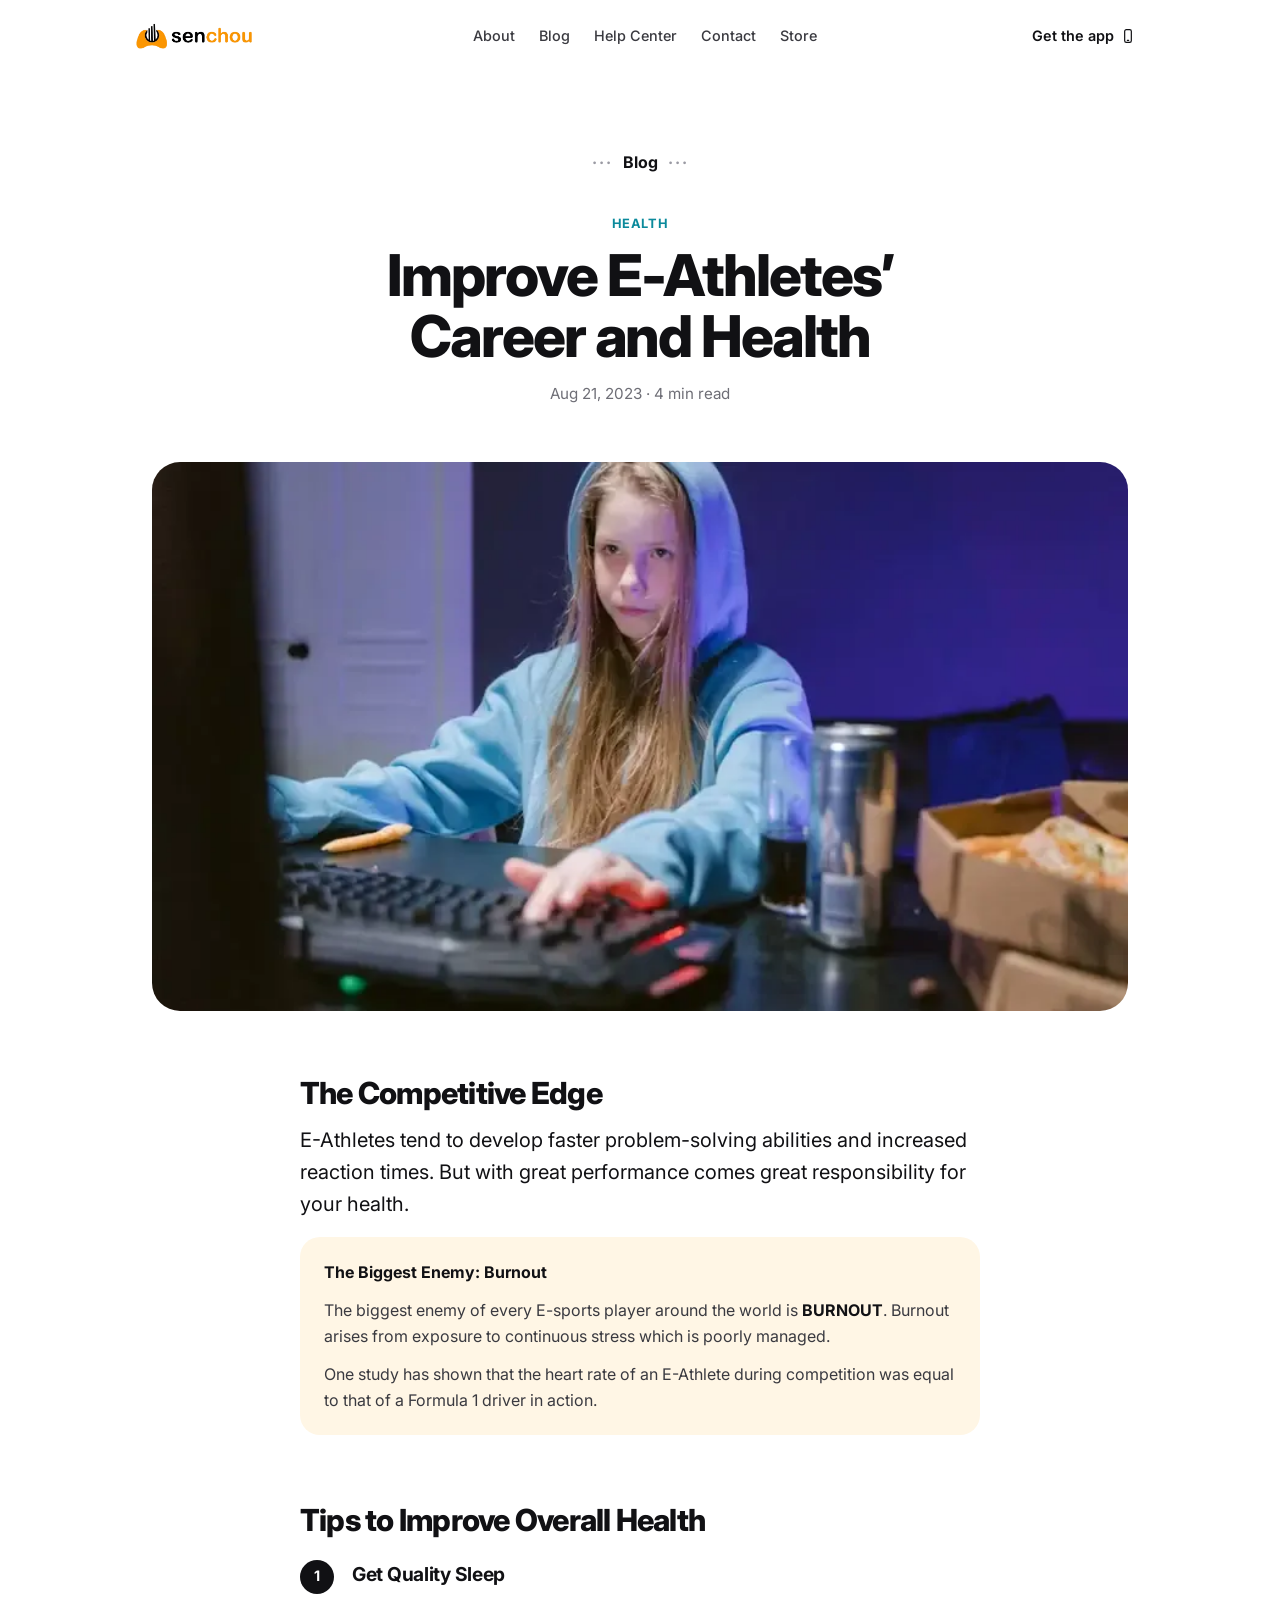
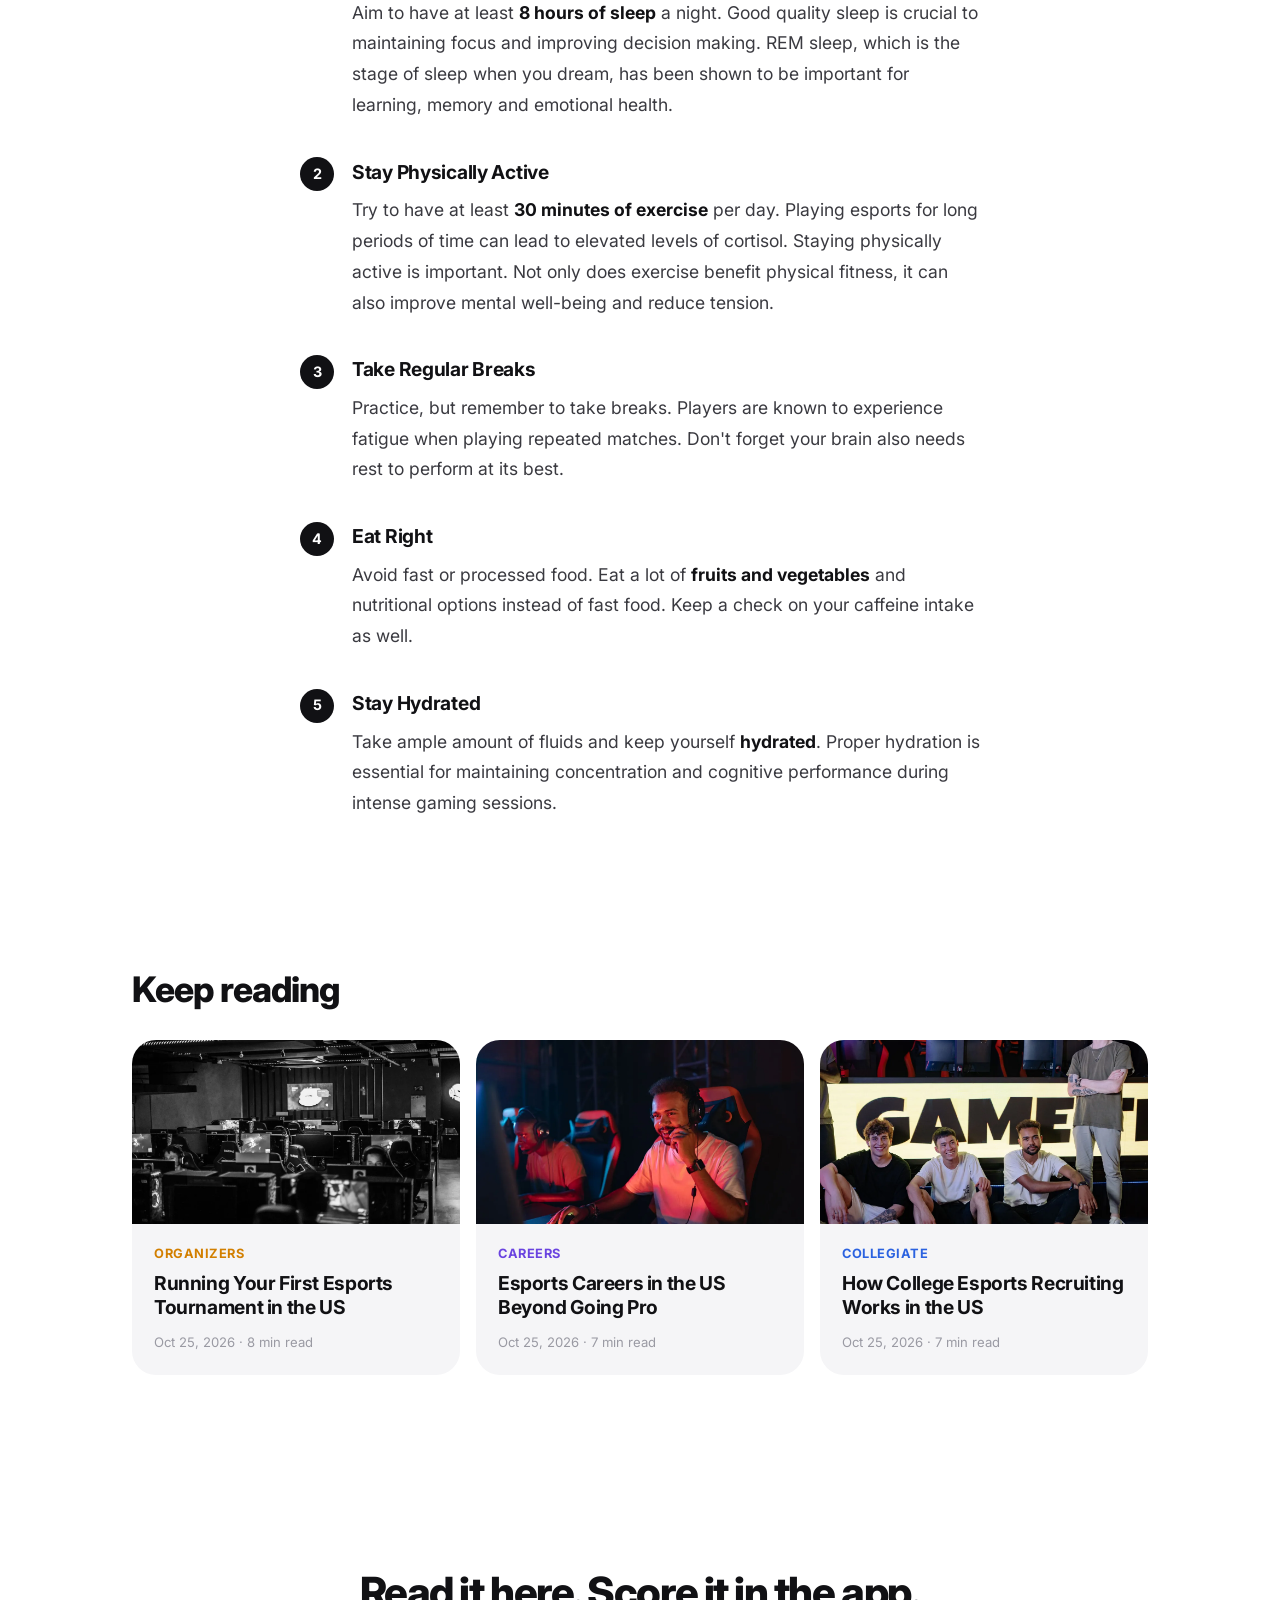
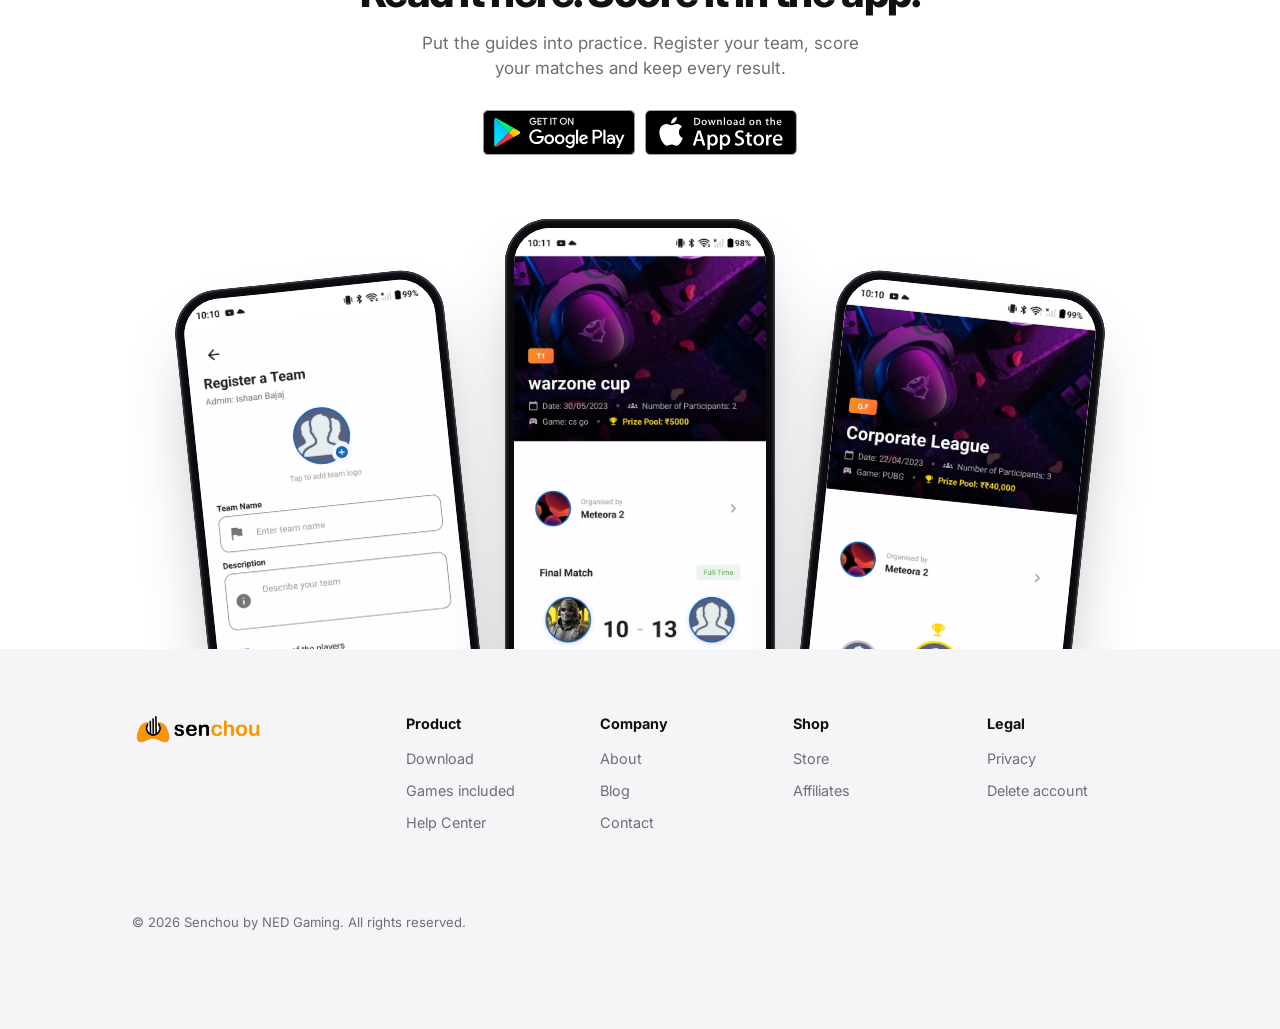
<file: improve_health.html>
<!DOCTYPE html>
<html lang="en">

<head>
    <!-- Google tag (gtag.js) -->
    <script async src="https://www.googletagmanager.com/gtag/js?id=G-QVGZ369790"></script>
    <script>
        window.dataLayer = window.dataLayer || [];
        function gtag() { dataLayer.push(arguments); }
        gtag('js', new Date());
        gtag('config', 'G-QVGZ369790');
    </script>
    <script async src="https://pagead2.googlesyndication.com/pagead/js/adsbygoogle.js?client=ca-pub-9733133097462328"
        crossorigin="anonymous"></script>

    <meta charset="utf-8" />
    <meta name="viewport" content="width=device-width, initial-scale=1" />
    <title>Improve E-Athletes’ Career and Health | Senchou</title>
    <meta name="description" content="How to improve and prolong an esports career and stay healthy for long-term success in gaming." />
    <meta name="theme-color" content="#ffffff" />
    <link rel="canonical" href="https://nedgaming.com/improve_health.html" />
    <meta property="og:type" content="article" />
    <meta property="og:url" content="https://nedgaming.com/improve_health.html" />
    <meta property="og:title" content="Improve E-Athletes’ Career and Health" />
    <meta property="og:description" content="How to improve and prolong an esports career and stay healthy for long-term success in gaming." />
    <meta property="og:image" content="https://nedgaming.com/assets/img/app/cover-health.webp" />
    <meta property="article:published_time" content="2023-08-21" />
    <meta name="twitter:card" content="summary_large_image" />
    <link rel="icon" type="image/png" href="assets/img/logo_small.png" />
    <script type="application/ld+json">
    {
        "@context": "https://schema.org",
        "@type": "BlogPosting",
        "headline": "Improve E-Athletes’ Career and Health",
        "description": "How to improve and prolong an esports career and stay healthy for long-term success in gaming.",
        "image": "https://nedgaming.com/assets/img/app/cover-health.webp",
        "datePublished": "2023-08-21",
        "publisher": { "@type": "Organization", "name": "Senchou by NED Gaming" },
        "mainEntityOfPage": "https://nedgaming.com/improve_health.html"
    }
    </script>

    <link rel="preconnect" href="https://fonts.googleapis.com" />
    <link rel="preconnect" href="https://fonts.gstatic.com" crossorigin />
    <link href="https://fonts.googleapis.com/css2?family=Inter:wght@400;500;600;700;800&display=swap"
        rel="stylesheet" />
    <link href="css/home.css" rel="stylesheet" />
    <link href="css/help.css" rel="stylesheet" />
    <link href="css/blog.css" rel="stylesheet" />
    <link href="css/post.css" rel="stylesheet" />
    <script>document.documentElement.classList.add('js');</script>
</head>

<body>
    <a class="skip-link" href="#main">Skip to content</a>

    <!-- Header: flat at the top, pill on scroll -->
    <header class="nav" data-nav>
        <div class="nav__pill">
            <a href="index.html" class="nav__logo" aria-label="Senchou home">
                <img class="nav__logo-on-light" src="assets/img/web_logo.png" alt="Senchou" width="457" height="109" />
                <img class="nav__logo-on-dark" src="assets/img/app/logo-light.png" alt="" width="457" height="109" />
            </a>
            <nav id="nav-menu" class="nav__menu" aria-label="Main">
                <a href="about.html">About</a>
                <a href="blog.html" aria-current="page">Blog</a>
                <a href="help.html">Help Center</a>
                <a href="contact.html">Contact</a>
                <a href="https://nedgamingai.lemonsqueezy.com" target="_blank" rel="noopener noreferrer">Store</a>
            </nav>
            <div class="nav__end">
                <a href="#download" class="nav__cta">Get the app
                    <svg viewBox="0 0 24 24" aria-hidden="true"><rect x="7" y="2.5" width="10" height="19" rx="2.5" /><path d="M11 18.5h2" /></svg>
                </a>
                <button class="nav__toggle" type="button" aria-expanded="false" aria-controls="nav-menu" data-nav-toggle>
                    <span class="nav__toggle-bars" aria-hidden="true"></span>
                    <span class="visually-hidden">Menu</span>
                </button>
            </div>
        </div>
    </header>

    <main id="main">
        <article class="article">
            <header class="article__head container">
                <a class="help-kicker article__back" href="blog.html"><span aria-hidden="true">···</span>Blog<span
                        aria-hidden="true">···</span></a>
                <p class="post__cat" style="--cat: #0b8a9c">Health</p>
                <h1 class="article__title">Improve E-Athletes’ Career and Health</h1>
                <p class="article__meta"><time datetime="2023-08-21">Aug 21, 2023</time> · 4 min read</p>
            </header>

            <figure class="article__cover container">
                <img src="assets/img/app/cover-health.webp" alt="Improve E-Athletes Health" width="800" height="450" />
            </figure>

            <div class="prose">
<h2>The Competitive Edge</h2>
<p class="lead">E-Athletes tend to develop faster problem-solving abilities and increased reaction times. But with great performance comes great responsibility for your health.</p>
<aside class="callout">
<p class="callout__title">The Biggest Enemy: Burnout</p>
<p>The biggest enemy of every E-sports player around the world is <strong>BURNOUT</strong>. Burnout arises from exposure to continuous stress which is poorly managed.</p>
<p>One study has shown that the heart rate of an E-Athlete during competition was equal to that of a Formula 1 driver in action.</p>
</aside>
<h2>Tips to Improve Overall Health</h2>
<ol class="steps">
<li>
<h3>Get Quality Sleep</h3>
<p>Aim to have at least <strong>8 hours of sleep</strong> a night. Good quality sleep is crucial to maintaining focus and improving decision making. REM sleep, which is the stage of sleep when you dream, has been shown to be important for learning, memory and emotional health.</p>
</li>
<li>
<h3>Stay Physically Active</h3>
<p>Try to have at least <strong>30 minutes of exercise</strong> per day. Playing esports for long periods of time can lead to elevated levels of cortisol. Staying physically active is important. Not only does exercise benefit physical fitness, it can also improve mental well-being and reduce tension.</p>
</li>
<li>
<h3>Take Regular Breaks</h3>
<p>Practice, but remember to take breaks. Players are known to experience fatigue when playing repeated matches. Don't forget your brain also needs rest to perform at its best.</p>
</li>
<li>
<h3>Eat Right</h3>
<p>Avoid fast or processed food. Eat a lot of <strong>fruits and vegetables</strong> and nutritional options instead of fast food. Keep a check on your caffeine intake as well.</p>
</li>
<li>
<h3>Stay Hydrated</h3>
<p>Take ample amount of fluids and keep yourself <strong>hydrated</strong>. Proper hydration is essential for maintaining concentration and cognitive performance during intense gaming sessions.</p>
</li>
</ol>
            </div>
        </article>

        <!-- Keep reading -->
        <section class="container more-posts" aria-labelledby="more-title">
            <h2 id="more-title" class="more-posts__title">Keep reading</h2>
            <div class="posts posts--compact">
                <a class="post" href="running_us_esports_tournament.html">
                    <div class="post__img"><img src="assets/img/app/cover-tournament.webp" alt="" loading="lazy" width="1200" height="675" /></div>
                    <div class="post__body">
                        <p class="post__cat" style="--cat: #d27f00">Organizers</p>
                        <h2>Running Your First Esports Tournament in the US</h2>
                        <p class="post__meta">Oct 25, 2026 · 8 min read</p>
                    </div>
                </a>
                <a class="post" href="esports_careers_usa.html">
                    <div class="post__img"><img src="assets/img/app/cover-careers.webp" alt="" loading="lazy" width="1200" height="675" /></div>
                    <div class="post__body">
                        <p class="post__cat" style="--cat: #6a43e0">Careers</p>
                        <h2>Esports Careers in the US Beyond Going Pro</h2>
                        <p class="post__meta">Oct 25, 2026 · 7 min read</p>
                    </div>
                </a>
                <a class="post" href="college_esports_recruiting.html">
                    <div class="post__img"><img src="assets/img/app/cover-college.webp" alt="" loading="lazy" width="1200" height="675" /></div>
                    <div class="post__body">
                        <p class="post__cat" style="--cat: #2b62e0">Collegiate</p>
                        <h2>How College Esports Recruiting Works in the US</h2>
                        <p class="post__meta">Oct 25, 2026 · 7 min read</p>
                    </div>
                </a>
            </div>
        </section>

        <!-- Closing CTA -->
        <section class="finale" id="download" aria-labelledby="finale-title">
            <div class="container finale__copy">
                <h2 id="finale-title" class="finale__title finale__title--sm">Read it here. Score it in the app.</h2>
                <p>Put the guides into practice. Register your team, score your matches and keep every result.</p>
                <div class="badges badges--center">
                    <a href="https://play.google.com/store/apps/details?id=com.ned.ned" target="_blank"
                        rel="noopener"><img src="assets/img/google-play-badge.svg" alt="Get it on Google Play"
                            width="150" height="45" /></a>
                    <a href="https://apps.apple.com/ca/app/senchou/id6741138914" target="_blank"
                        rel="noopener"><img src="assets/img/app-store-badge.svg" alt="Download on the App Store"
                            width="135" height="45" /></a>
                </div>
            </div>
            <div class="lineup" aria-hidden="true">
                <div class="phone lineup__side lineup__side--l">
                    <div class="phone__screen"><img src="assets/img/app/register-team.webp" alt="" loading="lazy"
                            width="640" height="1352" /></div>
                </div>
                <div class="phone lineup__mid">
                    <div class="phone__screen"><img src="assets/img/app/match-final.webp" alt="" loading="lazy"
                            width="640" height="1352" /></div>
                </div>
                <div class="phone lineup__side lineup__side--r">
                    <div class="phone__screen"><img src="assets/img/app/standings.webp" alt="" loading="lazy"
                            width="640" height="1352" /></div>
                </div>
            </div>
        </section>
    </main>

    <!-- Footer -->
    <footer class="footer">
        <div class="container footer__grid">
            <div class="footer__brand">
                <a href="index.html" aria-label="Senchou home"><img src="assets/img/web_logo.png" alt="Senchou" width="457" height="109" /></a>
            </div>
            <nav class="footer__col" aria-label="Product">
                <h3>Product</h3>
                <a href="index.html#download">Download</a>
                <a href="games_included.html">Games included</a>
                <a href="help.html">Help Center</a>
            </nav>
            <nav class="footer__col" aria-label="Company">
                <h3>Company</h3>
                <a href="about.html">About</a>
                <a href="blog.html">Blog</a>
                <a href="contact.html">Contact</a>
            </nav>
            <nav class="footer__col" aria-label="Shop">
                <h3>Shop</h3>
                <a href="https://nedgamingai.lemonsqueezy.com" target="_blank" rel="noopener noreferrer">Store</a>
                <a href="https://nedgamingai.lemonsqueezy.com/affiliates" target="_blank"
                    rel="noopener noreferrer">Affiliates</a>
            </nav>
            <nav class="footer__col" aria-label="Legal">
                <h3>Legal</h3>
                <a href="privacy_policy.html">Privacy</a>
                <a href="delete_account.html">Delete account</a>
            </nav>
        </div>
        <div class="container footer__base">
            <p>&copy; 2026 Senchou by NED Gaming. All rights reserved.</p>
        </div>
    </footer>

    <script src="js/home.js" defer></script>
</body>

</html>
</file>
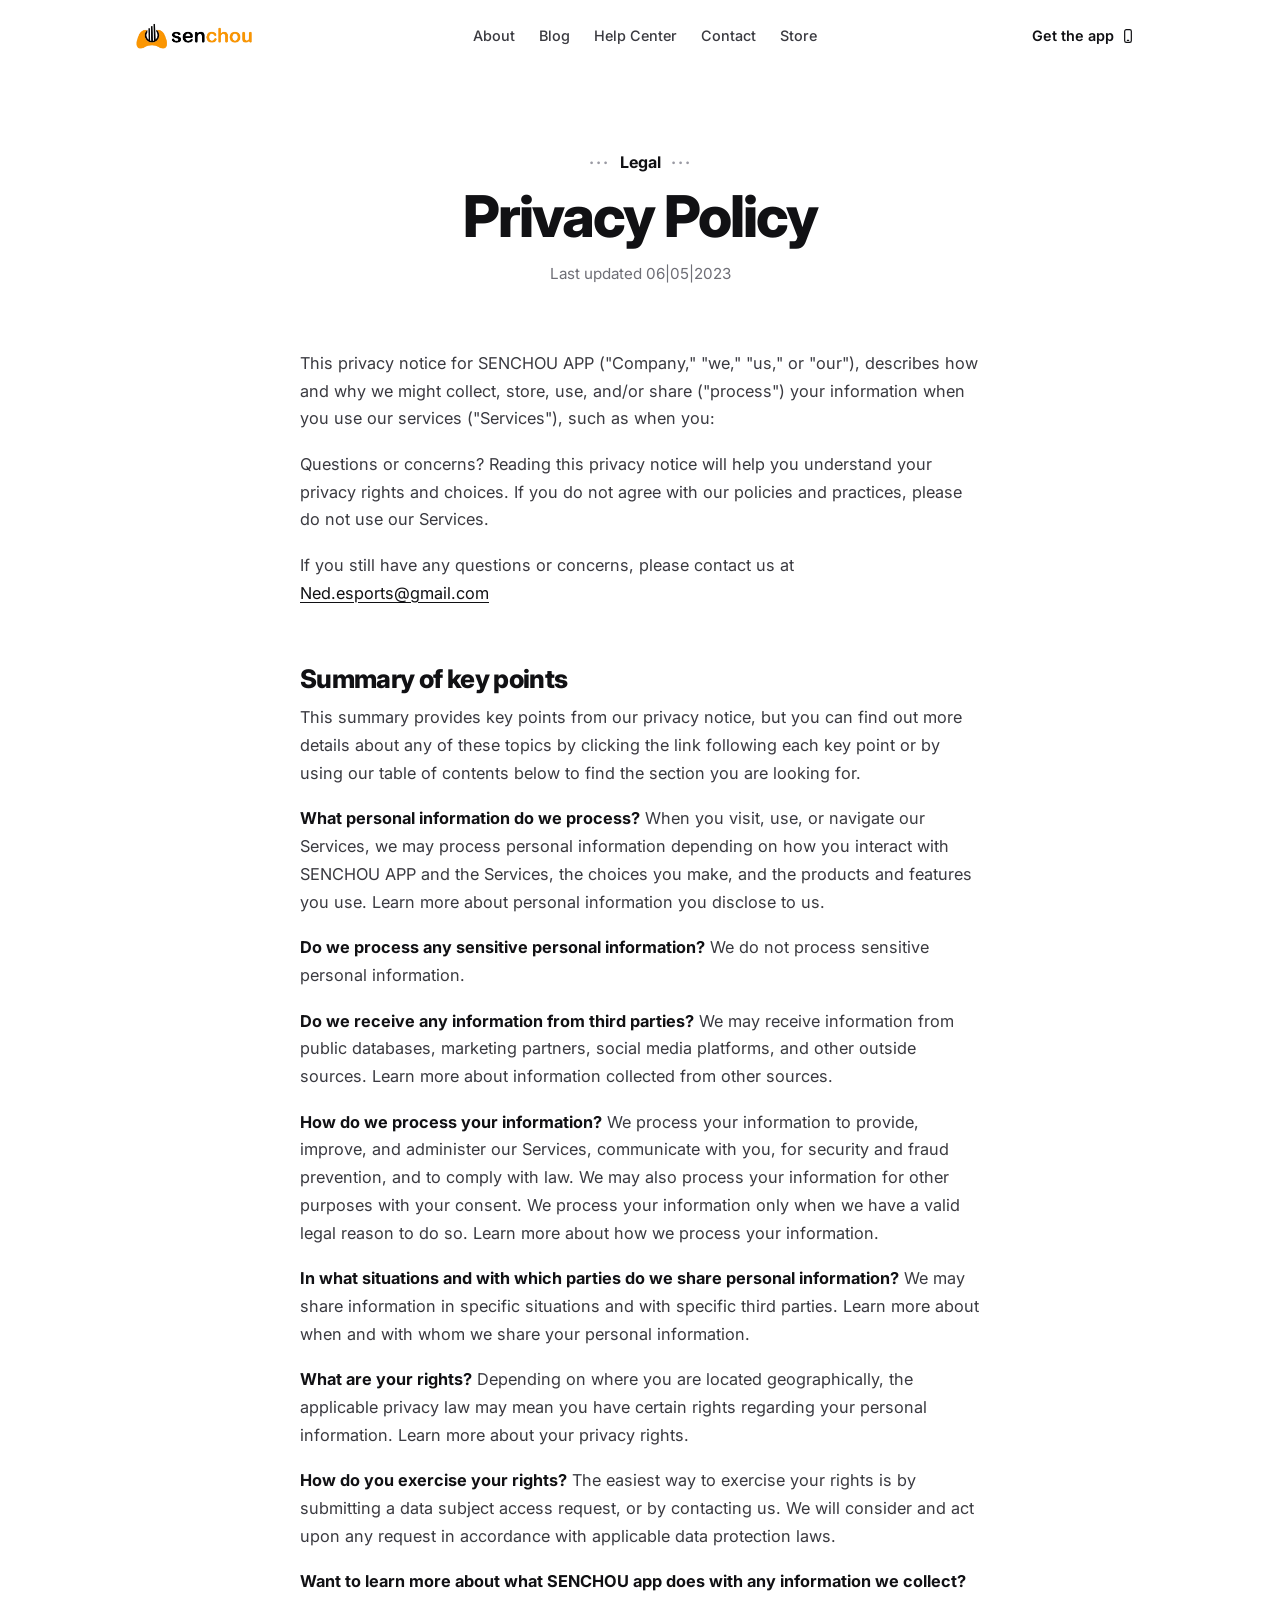
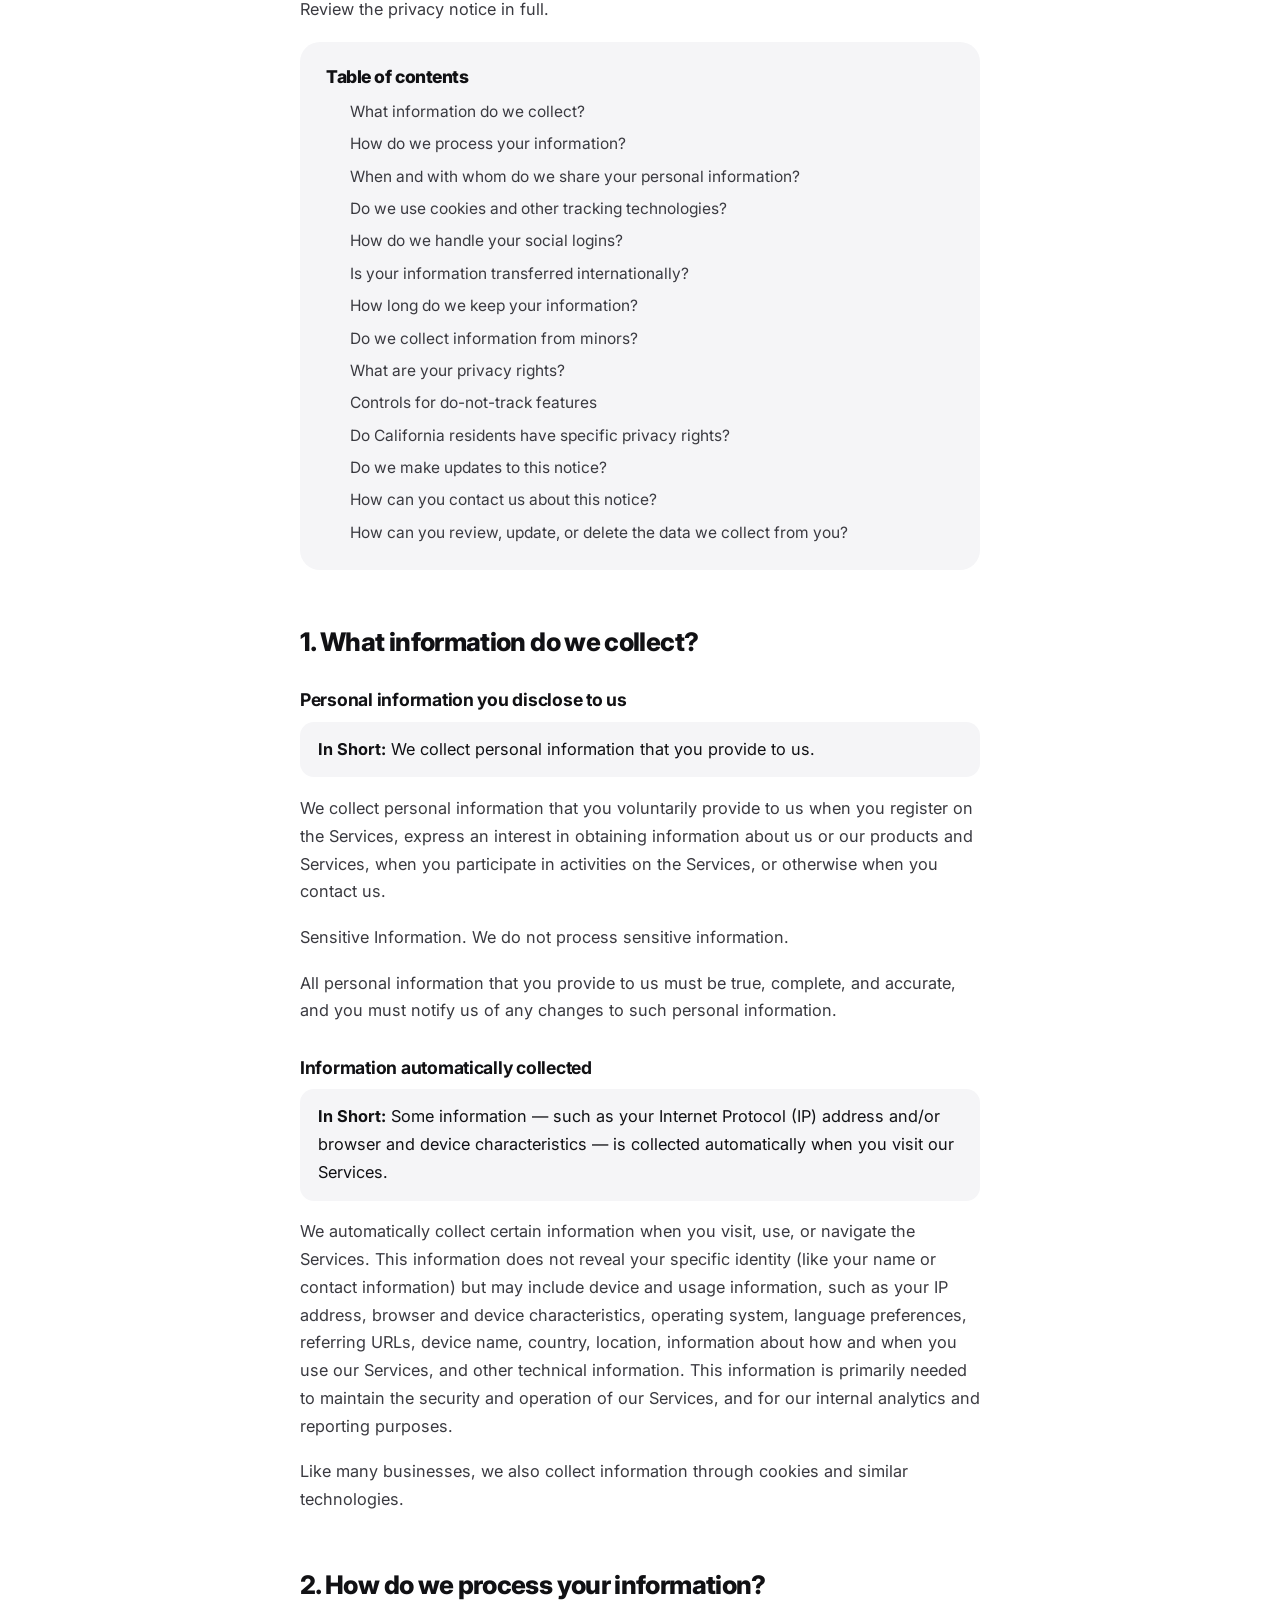
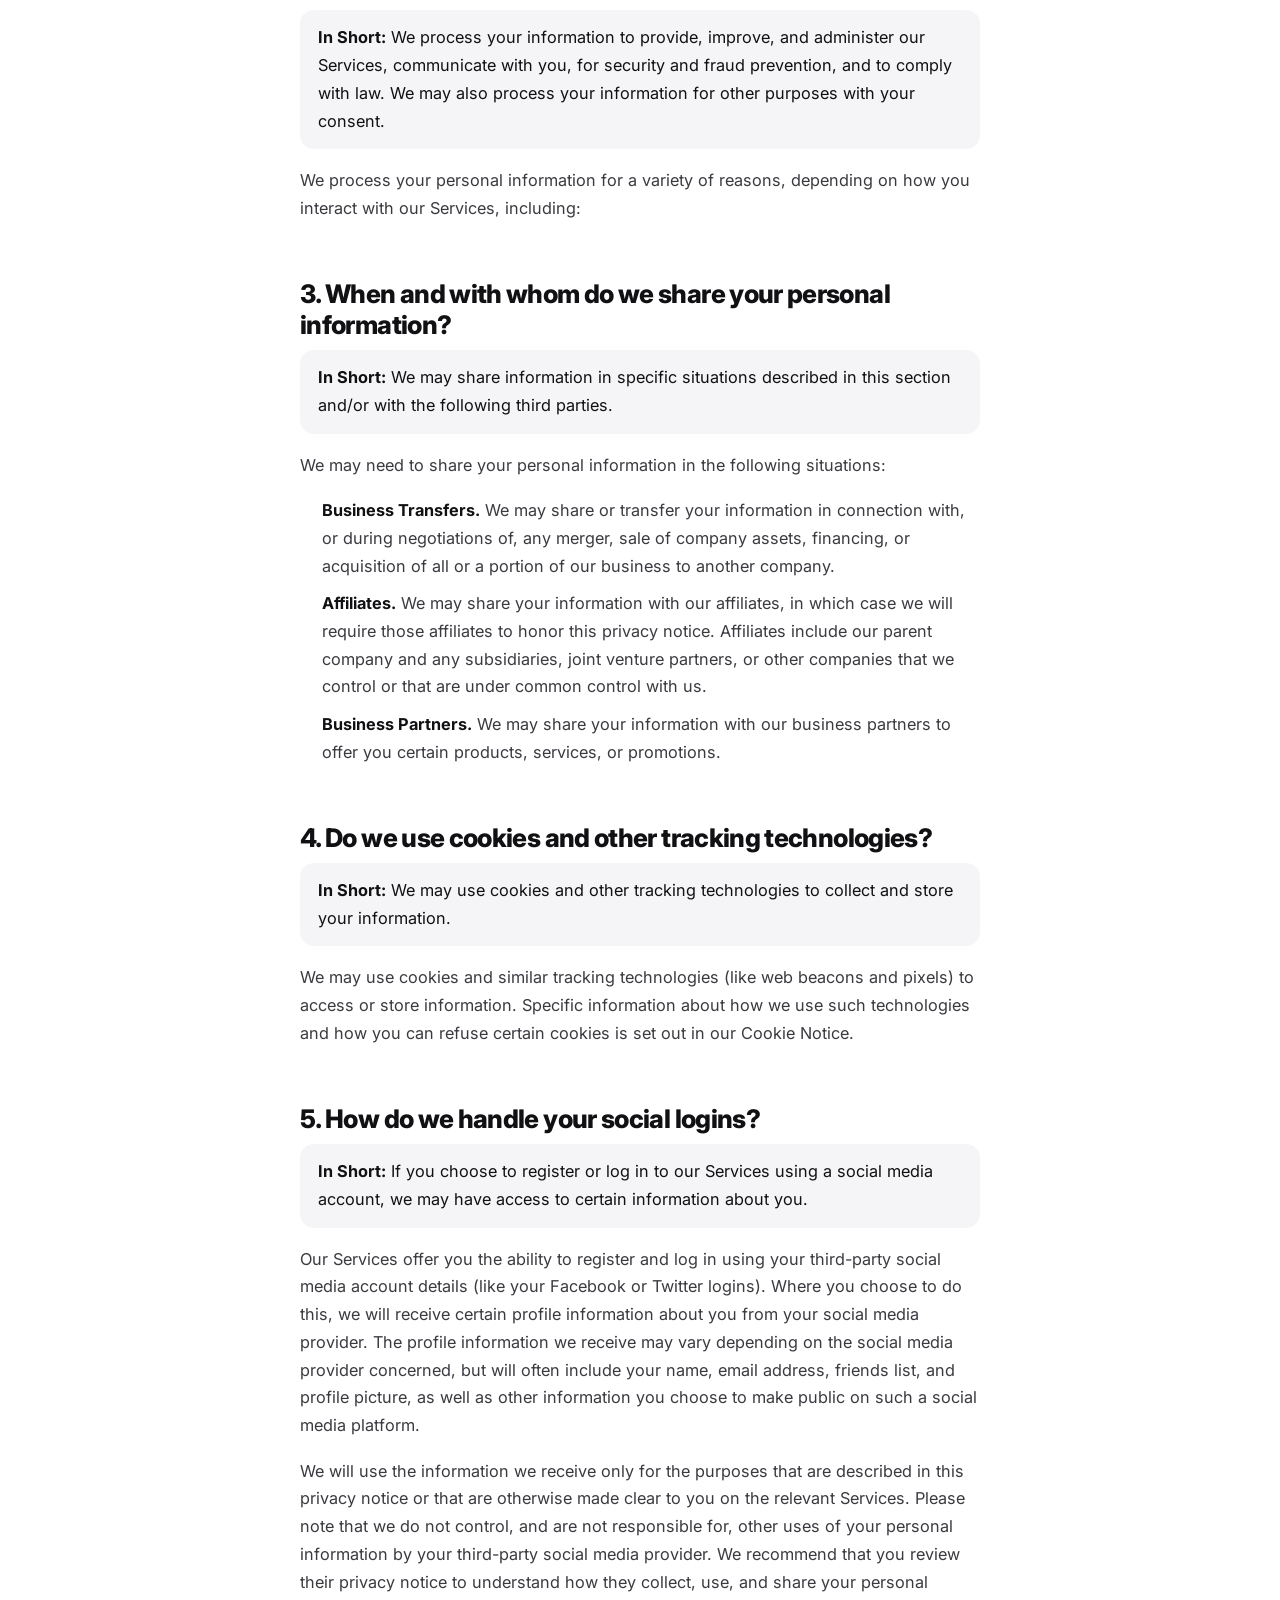
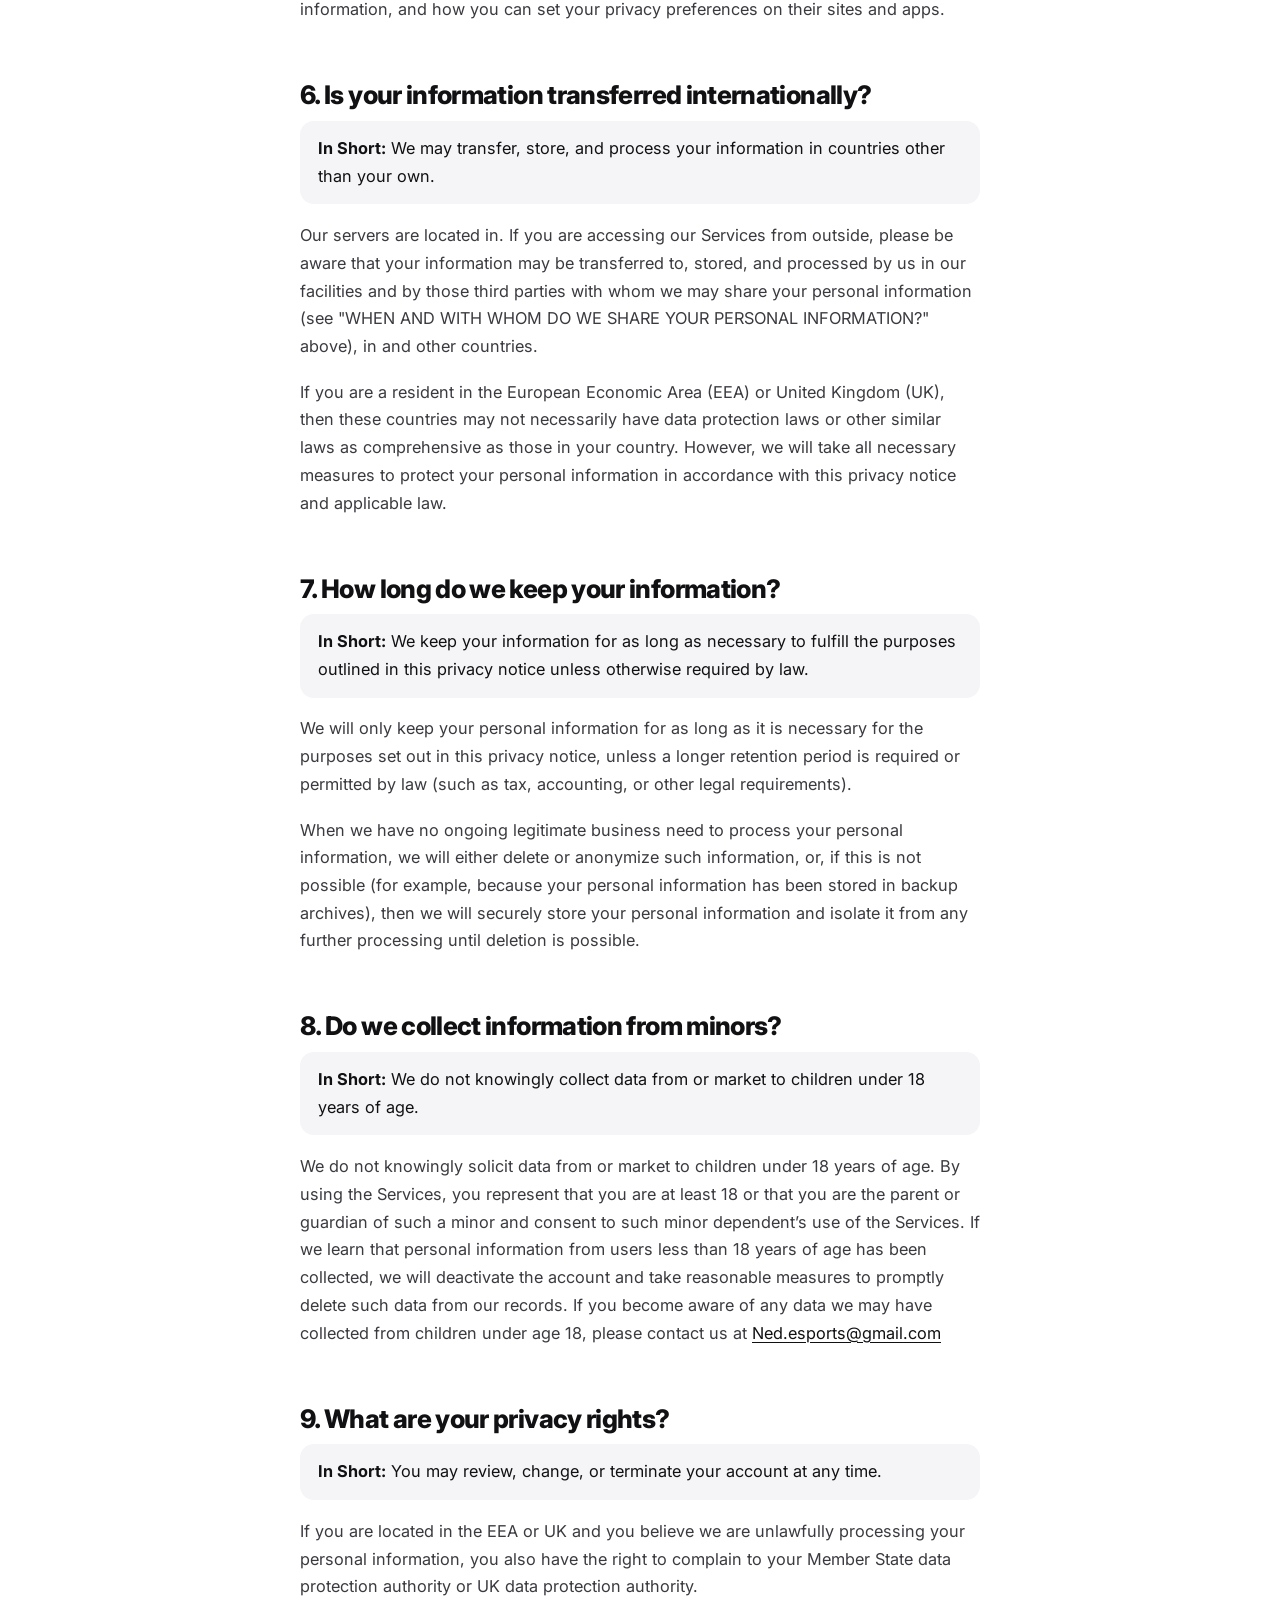
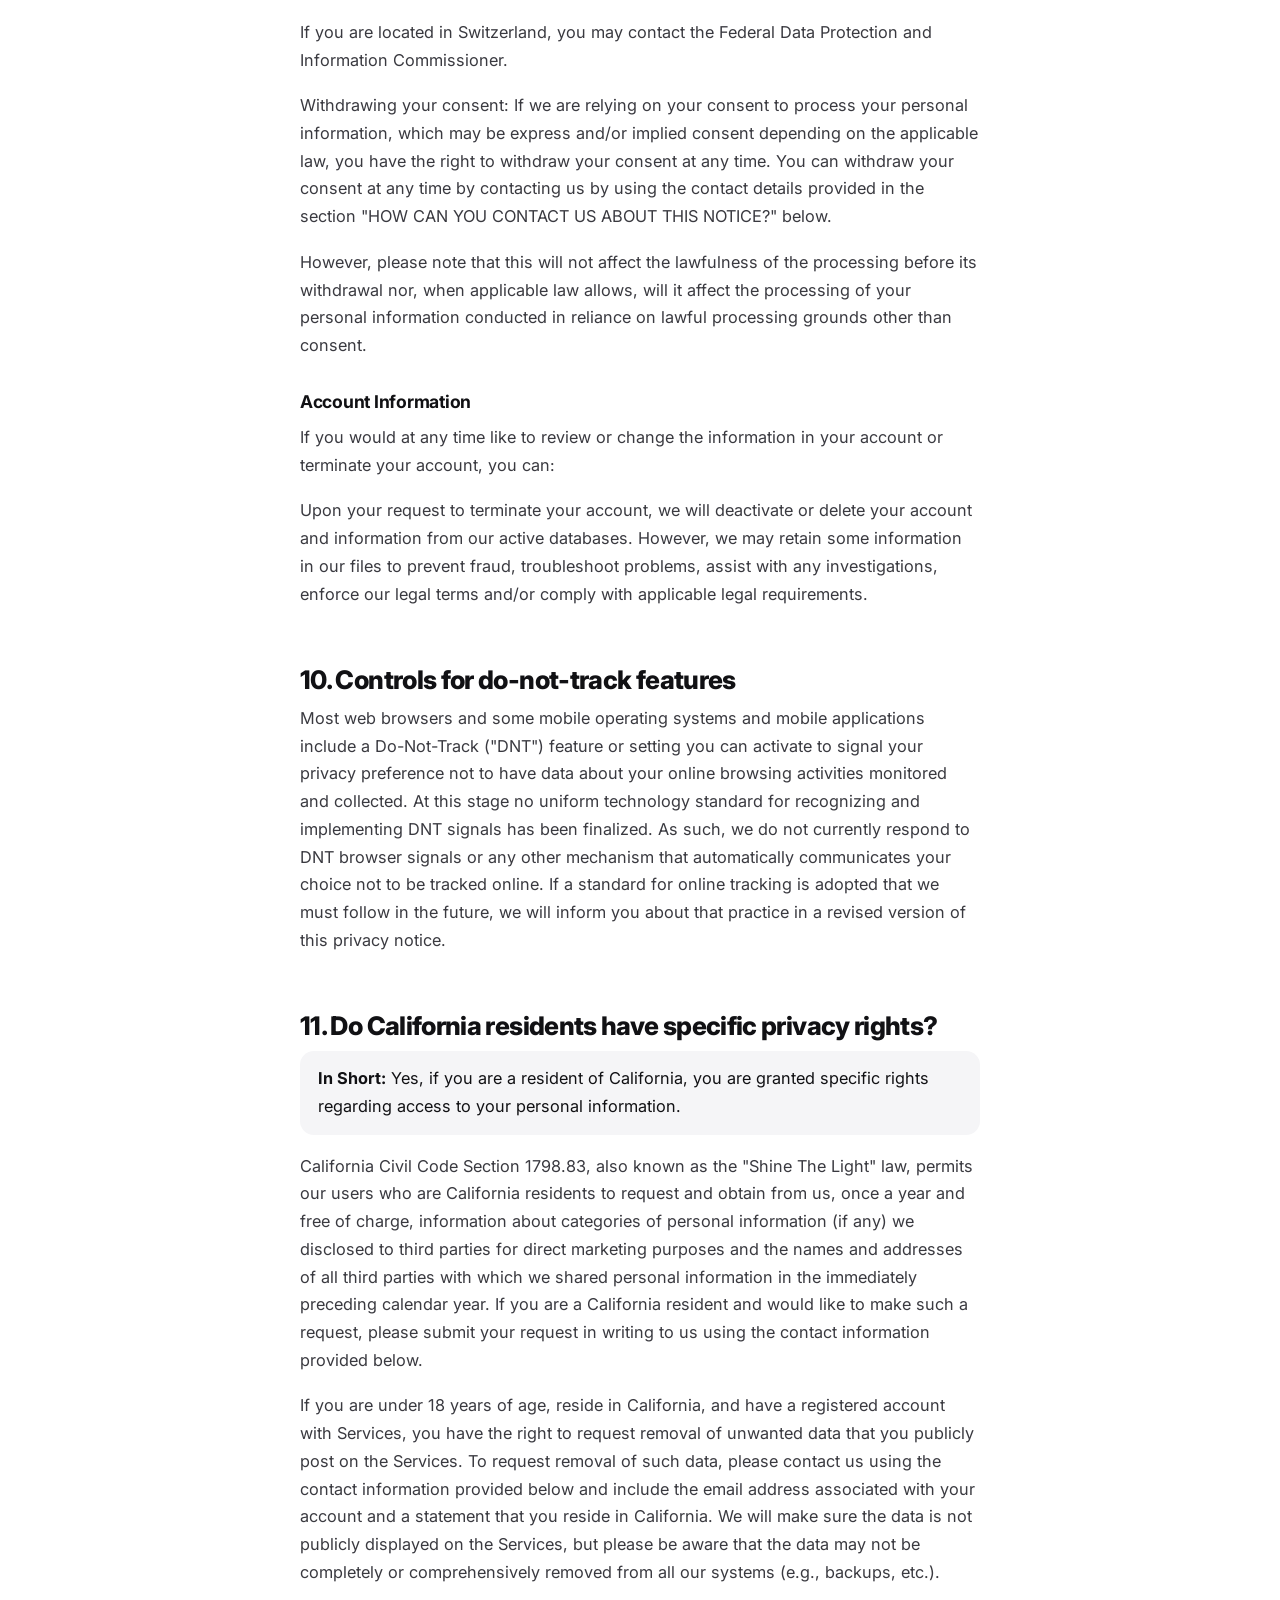
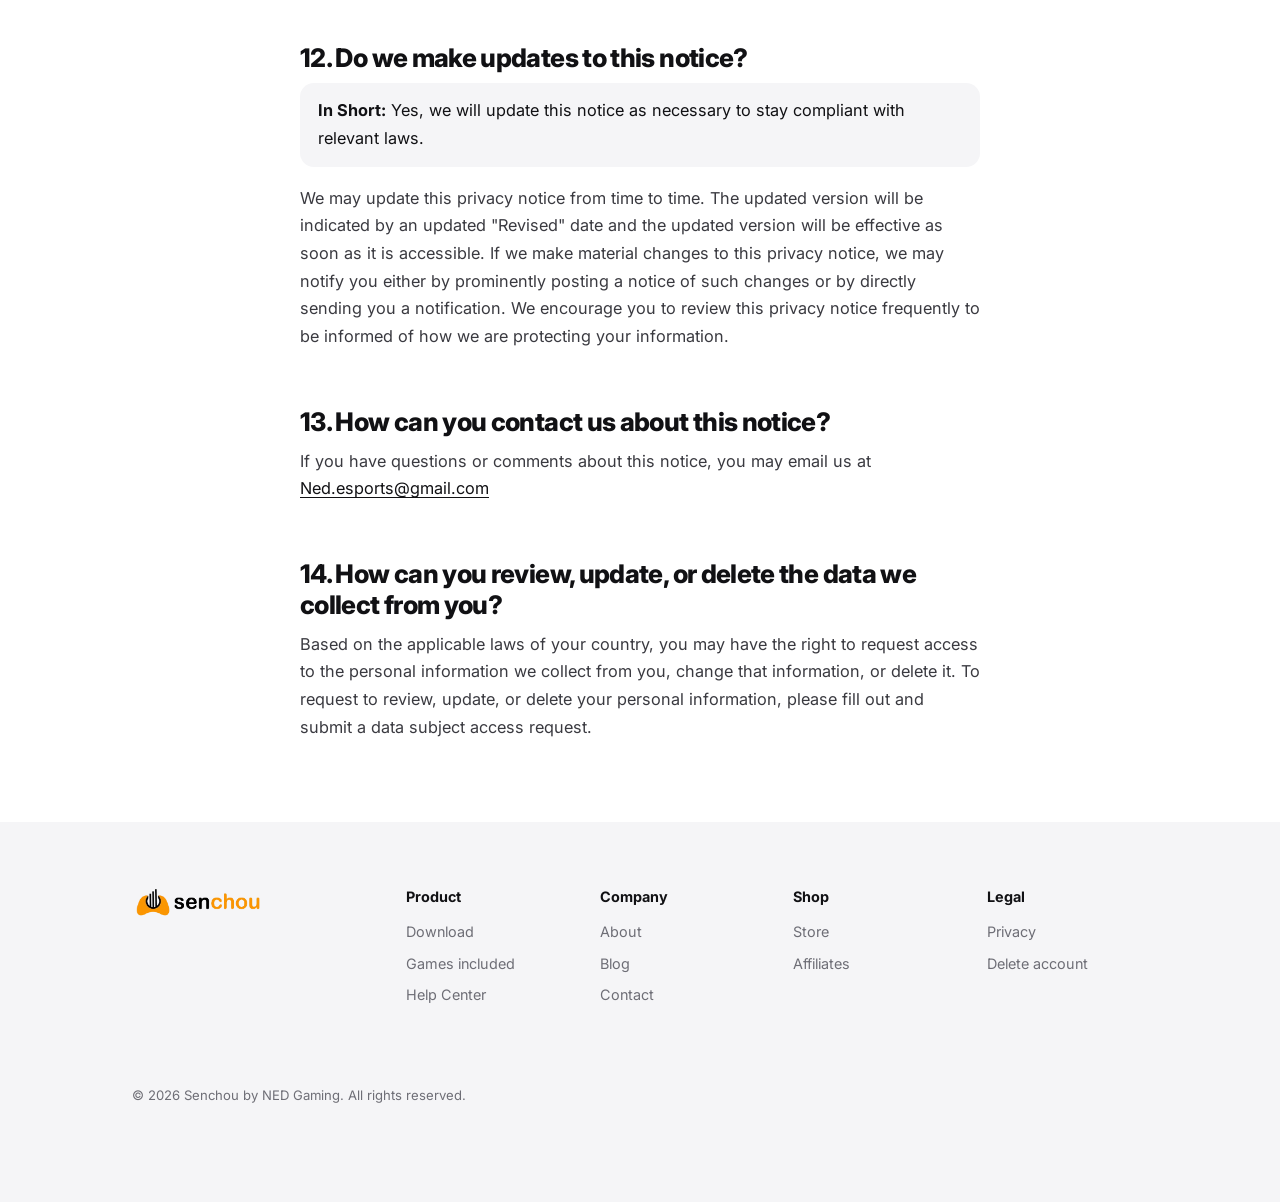
<file: privacy_policy.html>
<!DOCTYPE html>
<html lang="en">

<head>
    <!-- Google tag (gtag.js) -->
    <script async src="https://www.googletagmanager.com/gtag/js?id=G-QVGZ369790"></script>
    <script>
        window.dataLayer = window.dataLayer || [];
        function gtag() { dataLayer.push(arguments); }
        gtag('js', new Date());
        gtag('config', 'G-QVGZ369790');
    </script>

    <meta charset="utf-8" />
    <meta name="viewport" content="width=device-width, initial-scale=1" />
    <title>Privacy Policy | Senchou</title>
    <meta name="description" content="How Senchou collects, uses, shares and protects your personal information, and the choices you have." />
    <meta name="theme-color" content="#ffffff" />
    <link rel="canonical" href="https://nedgaming.com/privacy_policy.html" />
    <meta property="og:type" content="website" />
    <meta property="og:url" content="https://nedgaming.com/privacy_policy.html" />
    <meta property="og:title" content="Privacy Policy | Senchou" />
    <meta property="og:description" content="How Senchou collects, uses, shares and protects your personal information, and the choices you have." />
    <meta property="og:image" content="https://nedgaming.com/assets/img/sc_7.jpg" />
    <link rel="icon" type="image/png" href="assets/img/logo_small.png" />

    <link rel="preconnect" href="https://fonts.googleapis.com" />
    <link rel="preconnect" href="https://fonts.gstatic.com" crossorigin />
    <link href="https://fonts.googleapis.com/css2?family=Inter:wght@400;500;600;700;800&display=swap"
        rel="stylesheet" />
    <link href="css/home.css" rel="stylesheet" />
    <link href="css/help.css" rel="stylesheet" />
    <link href="css/post.css" rel="stylesheet" />
    <link href="css/legal.css" rel="stylesheet" />
    <script>document.documentElement.classList.add('js');</script>
</head>

<body>
    <a class="skip-link" href="#main">Skip to content</a>

    <!-- Header: flat at the top, pill on scroll -->
    <header class="nav" data-nav>
        <div class="nav__pill">
            <a href="index.html" class="nav__logo" aria-label="Senchou home">
                <img class="nav__logo-on-light" src="assets/img/web_logo.png" alt="Senchou" width="457" height="109" />
                <img class="nav__logo-on-dark" src="assets/img/app/logo-light.png" alt="" width="457" height="109" />
            </a>
            <nav id="nav-menu" class="nav__menu" aria-label="Main">
                <a href="about.html">About</a>
                <a href="blog.html">Blog</a>
                <a href="help.html">Help Center</a>
                <a href="contact.html">Contact</a>
                <a href="https://nedgamingai.lemonsqueezy.com" target="_blank" rel="noopener noreferrer">Store</a>
            </nav>
            <div class="nav__end">
                <a href="#download" class="nav__cta">Get the app
                    <svg viewBox="0 0 24 24" aria-hidden="true"><rect x="7" y="2.5" width="10" height="19" rx="2.5" /><path d="M11 18.5h2" /></svg>
                </a>
                <button class="nav__toggle" type="button" aria-expanded="false" aria-controls="nav-menu" data-nav-toggle>
                    <span class="nav__toggle-bars" aria-hidden="true"></span>
                    <span class="visually-hidden">Menu</span>
                </button>
            </div>
        </div>
    </header>

    <main id="main">
        <article class="article">
            <header class="article__head container">
                <p class="help-kicker"><span aria-hidden="true">···</span>Legal<span aria-hidden="true">···</span></p>
                <h1 class="article__title">Privacy Policy</h1>
                <p class="article__meta">Last updated 06|05|2023</p>
            </header>

            <div class="prose legal">
<p>This privacy notice for SENCHOU APP (&quot;Company,&quot; &quot;we,&quot; &quot;us,&quot; or &quot;our&quot;), describes how and why we might collect, store, use, and/or share (&quot;process&quot;) your information when you use our services (&quot;Services&quot;), such as when you:</p>
<p>Questions or concerns? Reading this privacy notice will help you understand your privacy rights and choices. If you do not agree with our policies and practices, please do not use our Services.</p>
<p>If you still have any questions or concerns, please contact us at <a href="mailto:ned.esports@gmail.com">Ned.esports@gmail.com</a></p>
<h2 id="summary">Summary of key points</h2>
<p>This summary provides key points from our privacy notice, but you can find out more details about any of these topics by clicking the link following each key point or by using our table of contents below to find the section you are looking for.</p>
<p><strong>What personal information do we process?</strong> When you visit, use, or navigate our Services, we may process personal information depending on how you interact with SENCHOU APP and the Services, the choices you make, and the products and features you use. Learn more about personal information you disclose to us.</p>
<p><strong>Do we process any sensitive personal information?</strong> We do not process sensitive personal information.</p>
<p><strong>Do we receive any information from third parties?</strong> We may receive information from public databases, marketing partners, social media platforms, and other outside sources. Learn more about information collected from other sources.</p>
<p><strong>How do we process your information?</strong> We process your information to provide, improve, and administer our Services, communicate with you, for security and fraud prevention, and to comply with law. We may also process your information for other purposes with your consent. We process your information only when we have a valid legal reason to do so. Learn more about how we process your information.</p>
<p><strong>In what situations and with which parties do we share personal information?</strong> We may share information in specific situations and with specific third parties. Learn more about when and with whom we share your personal information.</p>
<p><strong>What are your rights?</strong> Depending on where you are located geographically, the applicable privacy law may mean you have certain rights regarding your personal information. Learn more about your privacy rights.</p>
<p><strong>How do you exercise your rights?</strong> The easiest way to exercise your rights is by submitting a data subject access request, or by contacting us. We will consider and act upon any request in accordance with applicable data protection laws.</p>
<p><strong>Want to learn more about what SENCHOU app does with any information we collect?</strong> Review the privacy notice in full.</p>
<nav class="toc" aria-labelledby="toc-title">
<h2 id="toc-title">Table of contents</h2>
<ol>
<li><a href="#section-1">What information do we collect?</a></li>
<li><a href="#section-2">How do we process your information?</a></li>
<li><a href="#section-3">When and with whom do we share your personal information?</a></li>
<li><a href="#section-4">Do we use cookies and other tracking technologies?</a></li>
<li><a href="#section-5">How do we handle your social logins?</a></li>
<li><a href="#section-6">Is your information transferred internationally?</a></li>
<li><a href="#section-7">How long do we keep your information?</a></li>
<li><a href="#section-8">Do we collect information from minors?</a></li>
<li><a href="#section-9">What are your privacy rights?</a></li>
<li><a href="#section-10">Controls for do-not-track features</a></li>
<li><a href="#section-11">Do California residents have specific privacy rights?</a></li>
<li><a href="#section-12">Do we make updates to this notice?</a></li>
<li><a href="#section-13">How can you contact us about this notice?</a></li>
<li><a href="#section-14">How can you review, update, or delete the data we collect from you?</a></li>
</ol>
</nav>
<h2 id="section-1">1. What information do we collect?</h2>
<h3>Personal information you disclose to us</h3>
<p class="in-short"><strong>In Short:</strong> We collect personal information that you provide to us.</p>
<p>We collect personal information that you voluntarily provide to us when you register on the Services, express an interest in obtaining information about us or our products and Services, when you participate in activities on the Services, or otherwise when you contact us.</p>
<p>Sensitive Information. We do not process sensitive information.</p>
<p>All personal information that you provide to us must be true, complete, and accurate, and you must notify us of any changes to such personal information.</p>
<h3>Information automatically collected</h3>
<p class="in-short"><strong>In Short:</strong> Some information — such as your Internet Protocol (IP) address and/or browser and device characteristics — is collected automatically when you visit our Services.</p>
<p>We automatically collect certain information when you visit, use, or navigate the Services. This information does not reveal your specific identity (like your name or contact information) but may include device and usage information, such as your IP address, browser and device characteristics, operating system, language preferences, referring URLs, device name, country, location, information about how and when you use our Services, and other technical information. This information is primarily needed to maintain the security and operation of our Services, and for our internal analytics and reporting purposes.</p>
<p>Like many businesses, we also collect information through cookies and similar technologies.</p>
<h2 id="section-2">2. How do we process your information?</h2>
<p class="in-short"><strong>In Short:</strong> We process your information to provide, improve, and administer our Services, communicate with you, for security and fraud prevention, and to comply with law. We may also process your information for other purposes with your consent.</p>
<p>We process your personal information for a variety of reasons, depending on how you interact with our Services, including:</p>
<h2 id="section-3">3. When and with whom do we share your personal information?</h2>
<p class="in-short"><strong>In Short:</strong> We may share information in specific situations described in this section and/or with the following third parties.</p>
<p>We may need to share your personal information in the following situations:</p>
<ul>
<li><strong>Business Transfers.</strong> We may share or transfer your information in connection with, or during negotiations of, any merger, sale of company assets, financing, or acquisition of all or a portion of our business to another company.</li>
<li><strong>Affiliates.</strong> We may share your information with our affiliates, in which case we will require those affiliates to honor this privacy notice. Affiliates include our parent company and any subsidiaries, joint venture partners, or other companies that we control or that are under common control with us.</li>
<li><strong>Business Partners.</strong> We may share your information with our business partners to offer you certain products, services, or promotions.</li>
</ul>
<h2 id="section-4">4. Do we use cookies and other tracking technologies?</h2>
<p class="in-short"><strong>In Short:</strong> We may use cookies and other tracking technologies to collect and store your information.</p>
<p>We may use cookies and similar tracking technologies (like web beacons and pixels) to access or store information. Specific information about how we use such technologies and how you can refuse certain cookies is set out in our Cookie Notice.</p>
<h2 id="section-5">5. How do we handle your social logins?</h2>
<p class="in-short"><strong>In Short:</strong> If you choose to register or log in to our Services using a social media account, we may have access to certain information about you.</p>
<p>Our Services offer you the ability to register and log in using your third-party social media account details (like your Facebook or Twitter logins). Where you choose to do this, we will receive certain profile information about you from your social media provider. The profile information we receive may vary depending on the social media provider concerned, but will often include your name, email address, friends list, and profile picture, as well as other information you choose to make public on such a social media platform.</p>
<p>We will use the information we receive only for the purposes that are described in this privacy notice or that are otherwise made clear to you on the relevant Services. Please note that we do not control, and are not responsible for, other uses of your personal information by your third-party social media provider. We recommend that you review their privacy notice to understand how they collect, use, and share your personal information, and how you can set your privacy preferences on their sites and apps.</p>
<h2 id="section-6">6. Is your information transferred internationally?</h2>
<p class="in-short"><strong>In Short:</strong> We may transfer, store, and process your information in countries other than your own.</p>
<p>Our servers are located in. If you are accessing our Services from outside, please be aware that your information may be transferred to, stored, and processed by us in our facilities and by those third parties with whom we may share your personal information (see &quot;WHEN AND WITH WHOM DO WE SHARE YOUR PERSONAL INFORMATION?&quot; above), in and other countries.</p>
<p>If you are a resident in the European Economic Area (EEA) or United Kingdom (UK), then these countries may not necessarily have data protection laws or other similar laws as comprehensive as those in your country. However, we will take all necessary measures to protect your personal information in accordance with this privacy notice and applicable law.</p>
<h2 id="section-7">7. How long do we keep your information?</h2>
<p class="in-short"><strong>In Short:</strong> We keep your information for as long as necessary to fulfill the purposes outlined in this privacy notice unless otherwise required by law.</p>
<p>We will only keep your personal information for as long as it is necessary for the purposes set out in this privacy notice, unless a longer retention period is required or permitted by law (such as tax, accounting, or other legal requirements).</p>
<p>When we have no ongoing legitimate business need to process your personal information, we will either delete or anonymize such information, or, if this is not possible (for example, because your personal information has been stored in backup archives), then we will securely store your personal information and isolate it from any further processing until deletion is possible.</p>
<h2 id="section-8">8. Do we collect information from minors?</h2>
<p class="in-short"><strong>In Short:</strong> We do not knowingly collect data from or market to children under 18 years of age.</p>
<p>We do not knowingly solicit data from or market to children under 18 years of age. By using the Services, you represent that you are at least 18 or that you are the parent or guardian of such a minor and consent to such minor dependent’s use of the Services. If we learn that personal information from users less than 18 years of age has been collected, we will deactivate the account and take reasonable measures to promptly delete such data from our records. If you become aware of any data we may have collected from children under age 18, please contact us at <a href="mailto:ned.esports@gmail.com">Ned.esports@gmail.com</a></p>
<h2 id="section-9">9. What are your privacy rights?</h2>
<p class="in-short"><strong>In Short:</strong> You may review, change, or terminate your account at any time.</p>
<p>If you are located in the EEA or UK and you believe we are unlawfully processing your personal information, you also have the right to complain to your Member State data protection authority or UK data protection authority.</p>
<p>If you are located in Switzerland, you may contact the Federal Data Protection and Information Commissioner.</p>
<p>Withdrawing your consent: If we are relying on your consent to process your personal information, which may be express and/or implied consent depending on the applicable law, you have the right to withdraw your consent at any time. You can withdraw your consent at any time by contacting us by using the contact details provided in the section &quot;HOW CAN YOU CONTACT US ABOUT THIS NOTICE?&quot; below.</p>
<p>However, please note that this will not affect the lawfulness of the processing before its withdrawal nor, when applicable law allows, will it affect the processing of your personal information conducted in reliance on lawful processing grounds other than consent.</p>
<h3>Account Information</h3>
<p>If you would at any time like to review or change the information in your account or terminate your account, you can:</p>
<p>Upon your request to terminate your account, we will deactivate or delete your account and information from our active databases. However, we may retain some information in our files to prevent fraud, troubleshoot problems, assist with any investigations, enforce our legal terms and/or comply with applicable legal requirements.</p>
<h2 id="section-10">10. Controls for do-not-track features</h2>
<p>Most web browsers and some mobile operating systems and mobile applications include a Do-Not-Track (&quot;DNT&quot;) feature or setting you can activate to signal your privacy preference not to have data about your online browsing activities monitored and collected. At this stage no uniform technology standard for recognizing and implementing DNT signals has been finalized. As such, we do not currently respond to DNT browser signals or any other mechanism that automatically communicates your choice not to be tracked online. If a standard for online tracking is adopted that we must follow in the future, we will inform you about that practice in a revised version of this privacy notice.</p>
<h2 id="section-11">11. Do California residents have specific privacy rights?</h2>
<p class="in-short"><strong>In Short:</strong> Yes, if you are a resident of California, you are granted specific rights regarding access to your personal information.</p>
<p>California Civil Code Section 1798.83, also known as the &quot;Shine The Light&quot; law, permits our users who are California residents to request and obtain from us, once a year and free of charge, information about categories of personal information (if any) we disclosed to third parties for direct marketing purposes and the names and addresses of all third parties with which we shared personal information in the immediately preceding calendar year. If you are a California resident and would like to make such a request, please submit your request in writing to us using the contact information provided below.</p>
<p>If you are under 18 years of age, reside in California, and have a registered account with Services, you have the right to request removal of unwanted data that you publicly post on the Services. To request removal of such data, please contact us using the contact information provided below and include the email address associated with your account and a statement that you reside in California. We will make sure the data is not publicly displayed on the Services, but please be aware that the data may not be completely or comprehensively removed from all our systems (e.g., backups, etc.).</p>
<h2 id="section-12">12. Do we make updates to this notice?</h2>
<p class="in-short"><strong>In Short:</strong> Yes, we will update this notice as necessary to stay compliant with relevant laws.</p>
<p>We may update this privacy notice from time to time. The updated version will be indicated by an updated &quot;Revised&quot; date and the updated version will be effective as soon as it is accessible. If we make material changes to this privacy notice, we may notify you either by prominently posting a notice of such changes or by directly sending you a notification. We encourage you to review this privacy notice frequently to be informed of how we are protecting your information.</p>
<h2 id="section-13">13. How can you contact us about this notice?</h2>
<p>If you have questions or comments about this notice, you may email us at <a href="mailto:ned.esports@gmail.com">Ned.esports@gmail.com</a></p>
<h2 id="section-14">14. How can you review, update, or delete the data we collect from you?</h2>
<p>Based on the applicable laws of your country, you may have the right to request access to the personal information we collect from you, change that information, or delete it. To request to review, update, or delete your personal information, please fill out and submit a data subject access request.</p>
            </div>
        </article>
    </main>

    <!-- Footer -->
    <footer class="footer">
        <div class="container footer__grid">
            <div class="footer__brand">
                <a href="index.html" aria-label="Senchou home"><img src="assets/img/web_logo.png" alt="Senchou" width="457" height="109" /></a>
            </div>
            <nav class="footer__col" aria-label="Product">
                <h3>Product</h3>
                <a href="index.html#download">Download</a>
                <a href="games_included.html">Games included</a>
                <a href="help.html">Help Center</a>
            </nav>
            <nav class="footer__col" aria-label="Company">
                <h3>Company</h3>
                <a href="about.html">About</a>
                <a href="blog.html">Blog</a>
                <a href="contact.html">Contact</a>
            </nav>
            <nav class="footer__col" aria-label="Shop">
                <h3>Shop</h3>
                <a href="https://nedgamingai.lemonsqueezy.com" target="_blank" rel="noopener noreferrer">Store</a>
                <a href="https://nedgamingai.lemonsqueezy.com/affiliates" target="_blank"
                    rel="noopener noreferrer">Affiliates</a>
            </nav>
            <nav class="footer__col" aria-label="Legal">
                <h3>Legal</h3>
                <a href="privacy_policy.html">Privacy</a>
                <a href="delete_account.html">Delete account</a>
            </nav>
        </div>
        <div class="container footer__base">
            <p>&copy; 2026 Senchou by NED Gaming. All rights reserved.</p>
        </div>
    </footer>

    <script src="js/home.js" defer></script>
</body>

</html>
</file>
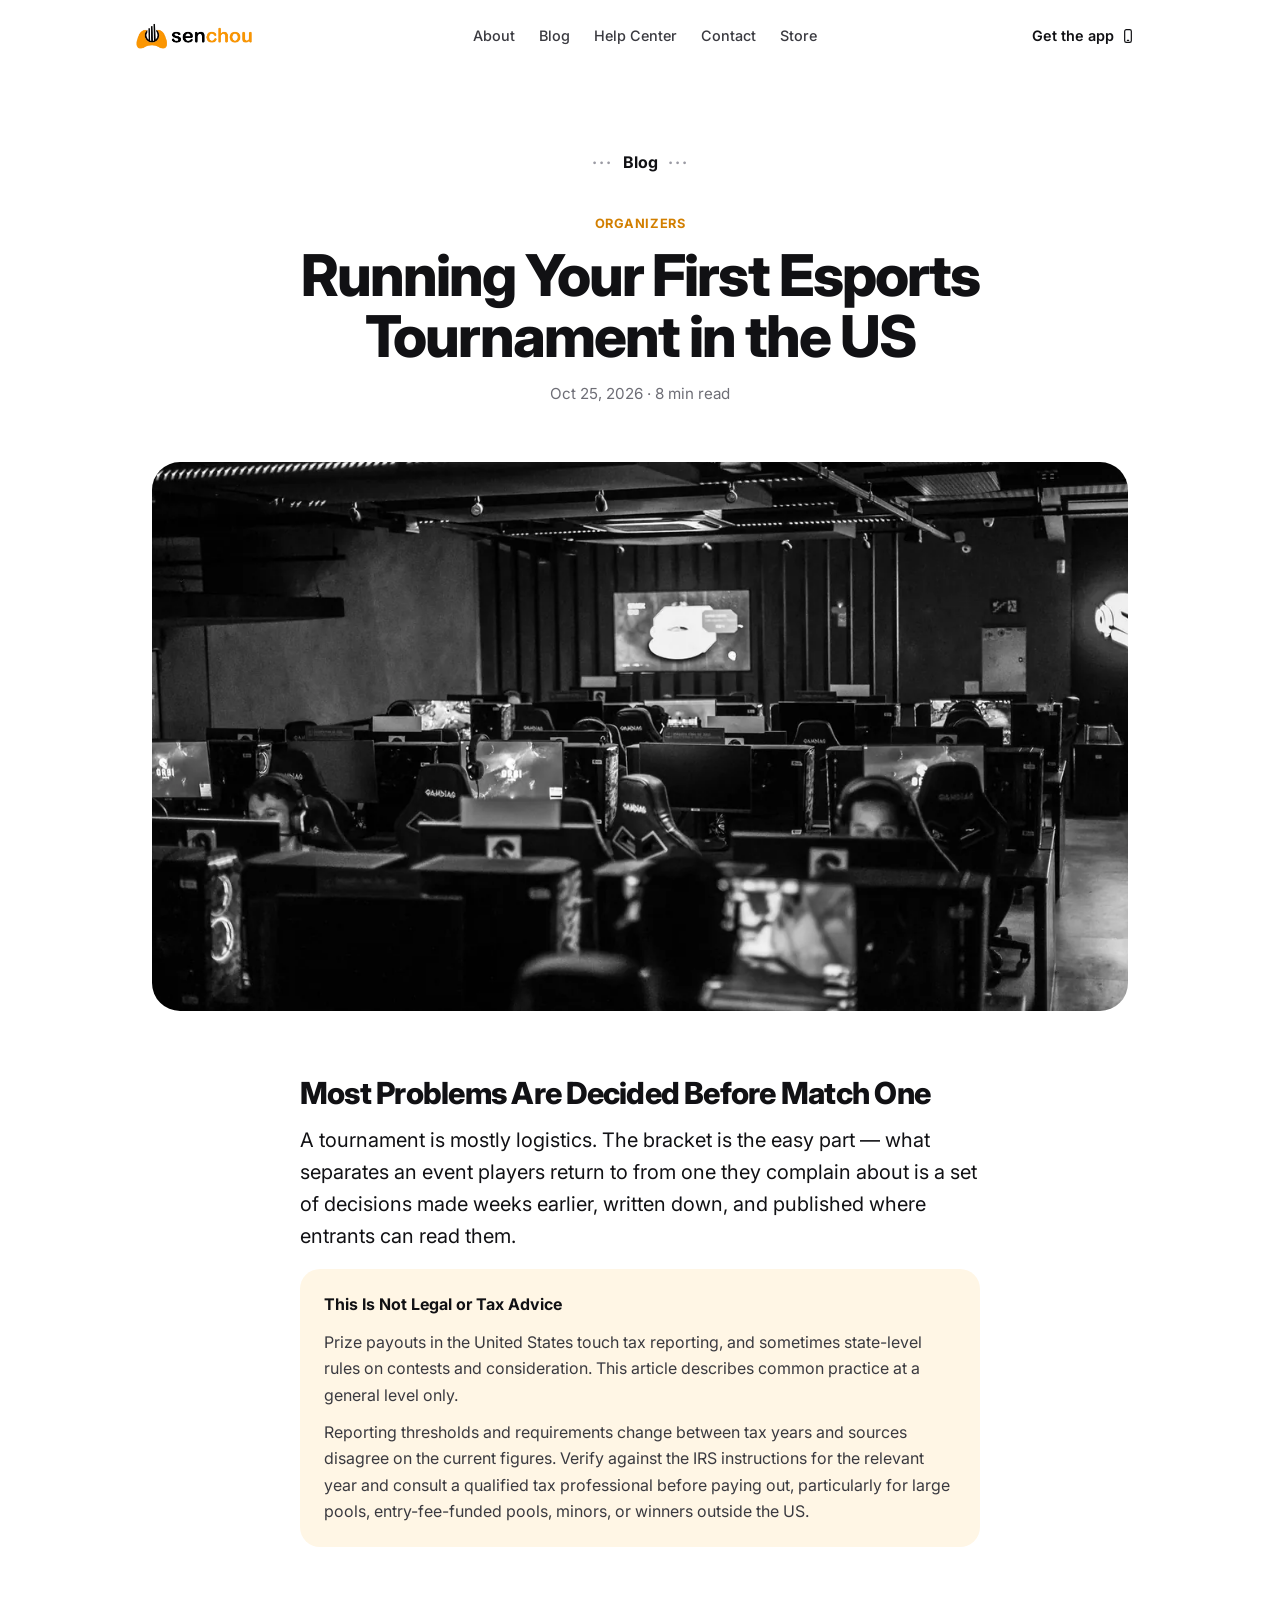
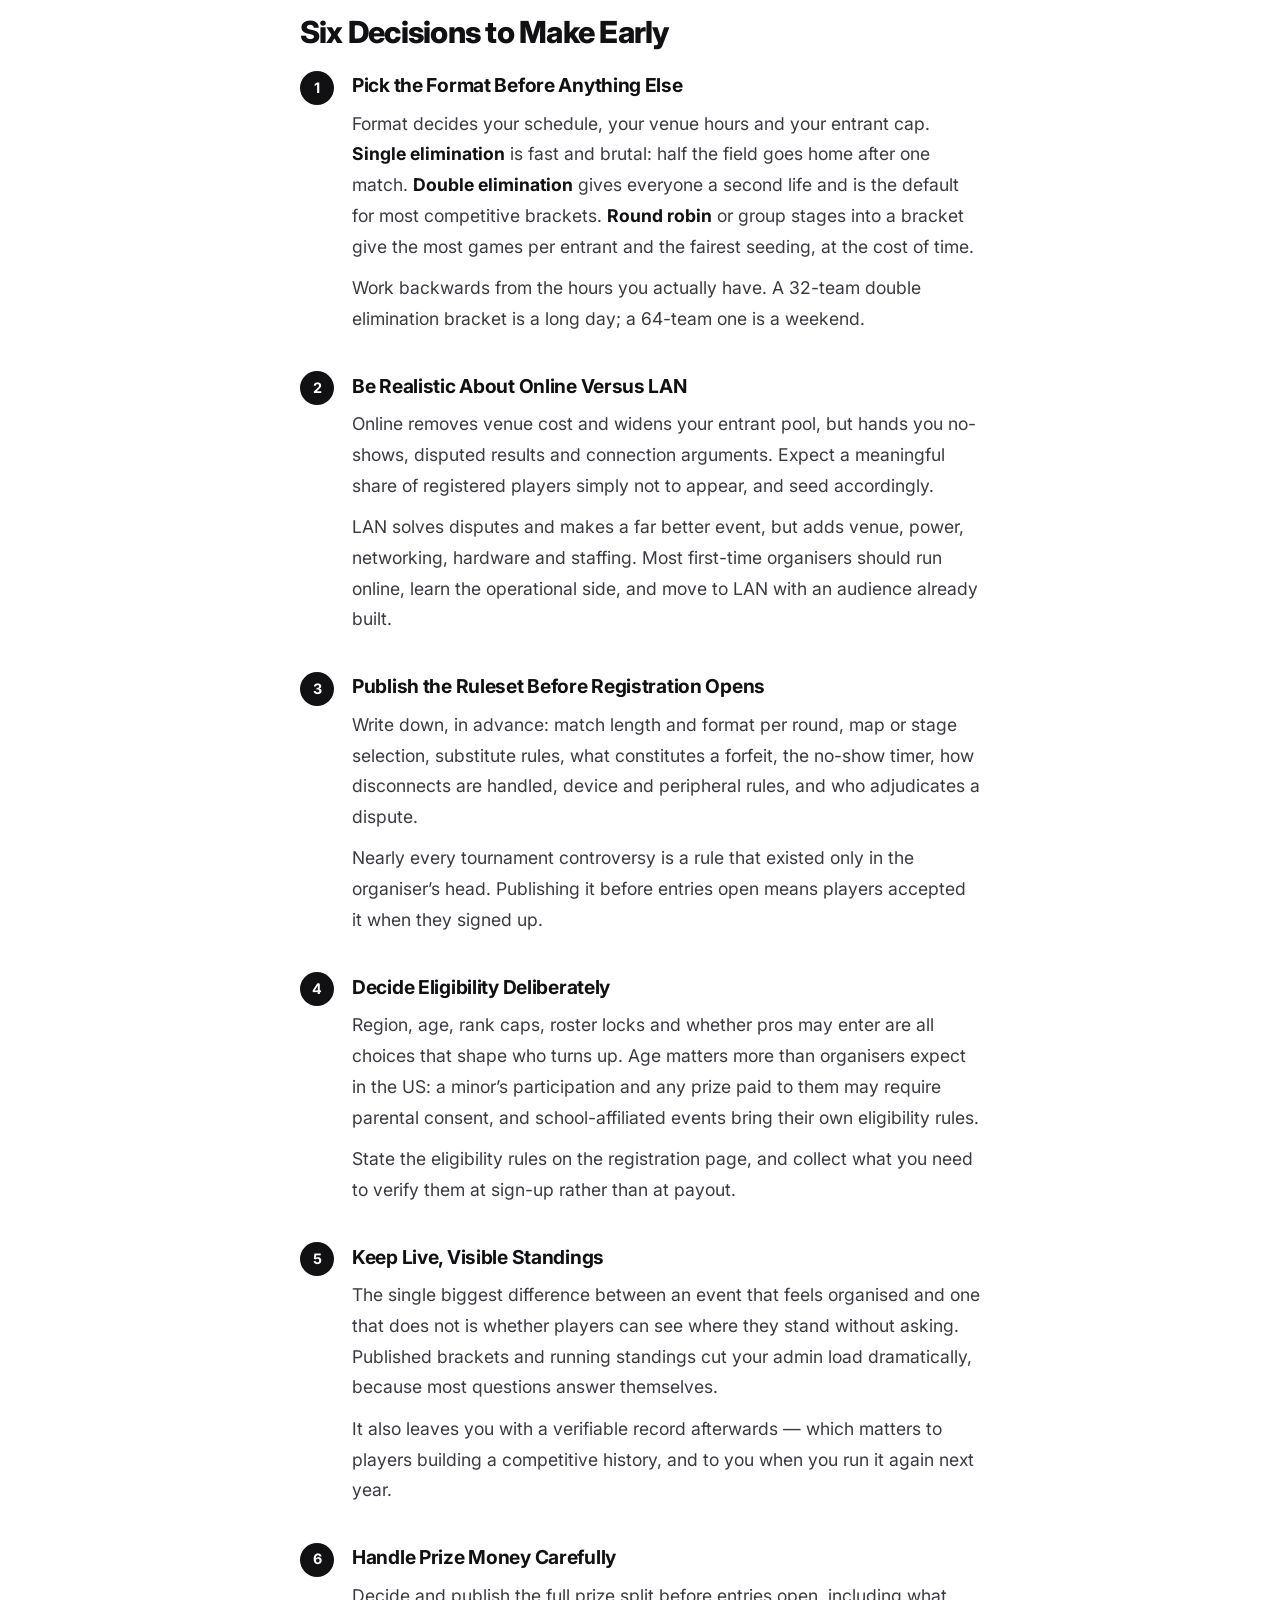
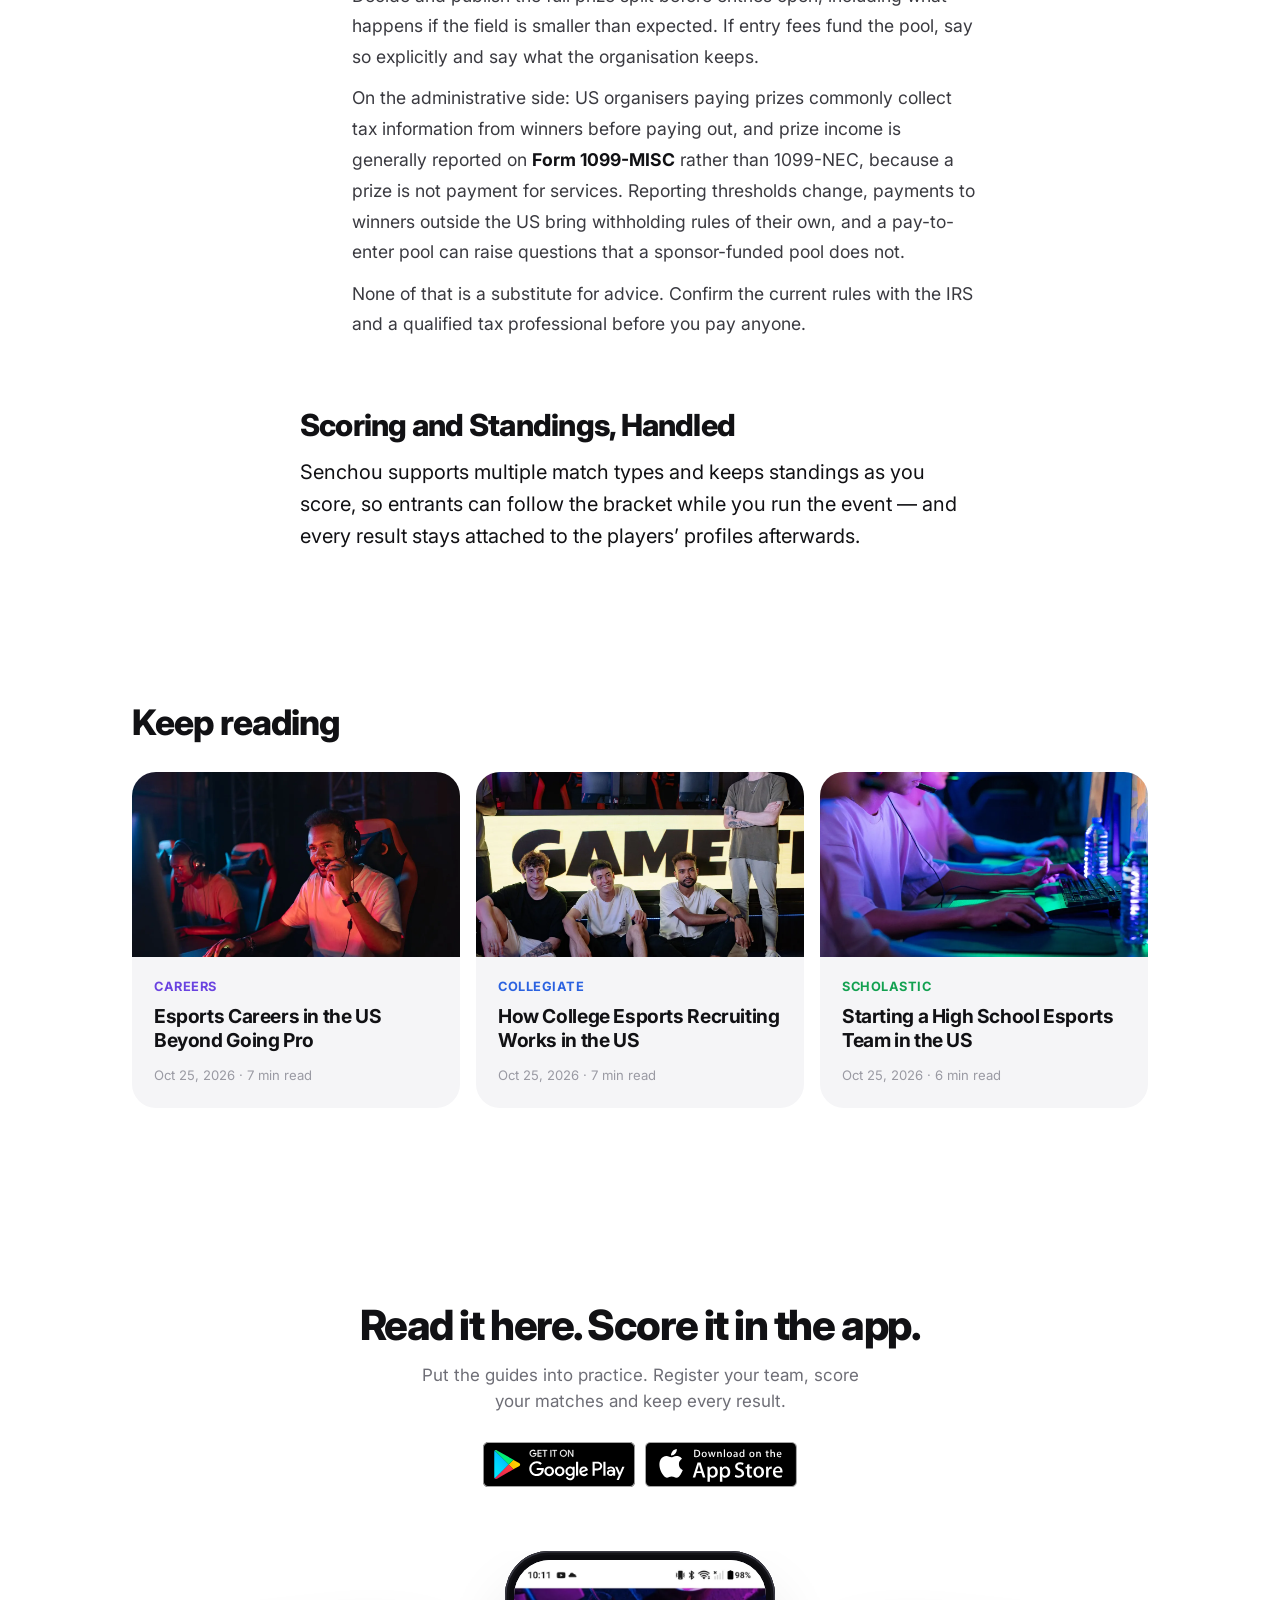
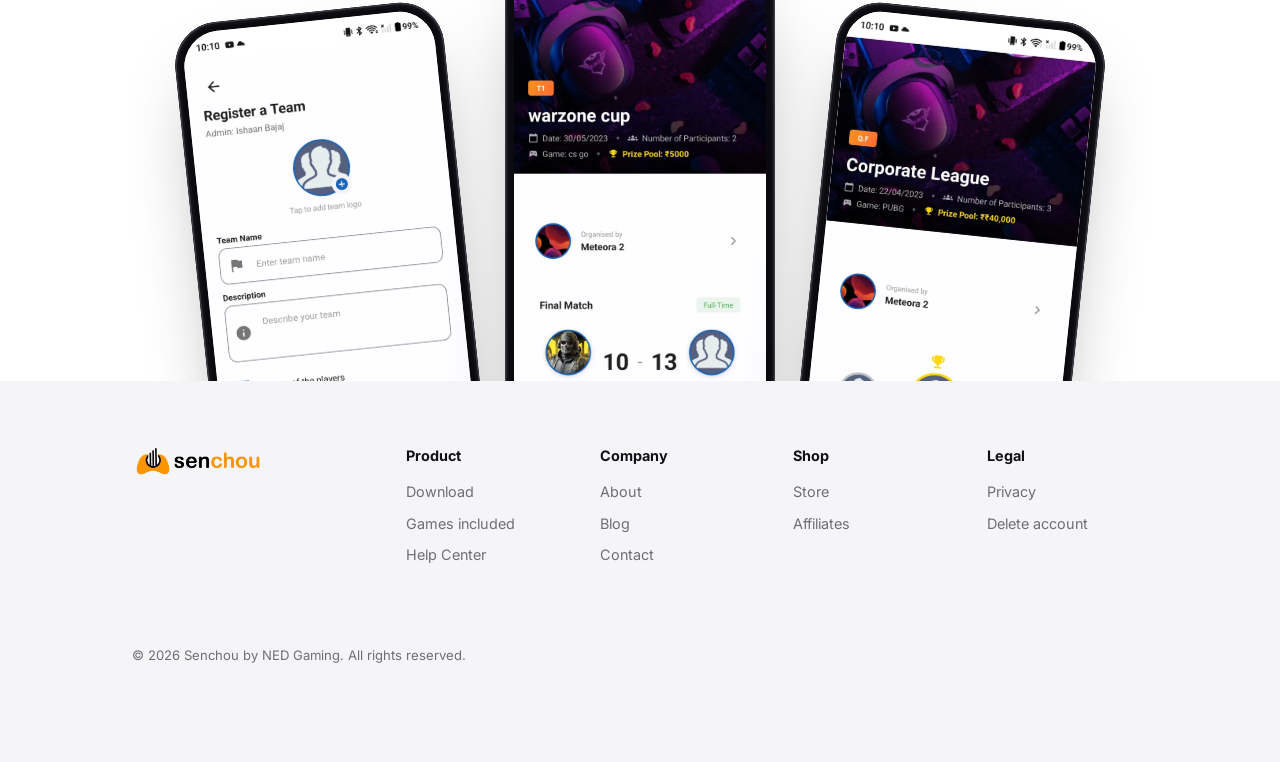
<file: running_us_esports_tournament.html>
<!DOCTYPE html>
<html lang="en">

<head>
    <!-- Google tag (gtag.js) -->
    <script async src="https://www.googletagmanager.com/gtag/js?id=G-QVGZ369790"></script>
    <script>
        window.dataLayer = window.dataLayer || [];
        function gtag() { dataLayer.push(arguments); }
        gtag('js', new Date());
        gtag('config', 'G-QVGZ369790');
    </script>
    <script async src="https://pagead2.googlesyndication.com/pagead/js/adsbygoogle.js?client=ca-pub-9733133097462328"
        crossorigin="anonymous"></script>

    <meta charset="utf-8" />
    <meta name="viewport" content="width=device-width, initial-scale=1" />
    <title>Running Your First Esports Tournament in the US | Senchou</title>
    <meta name="description" content="A practical checklist for US tournament organisers: choosing a bracket format, online versus LAN, writing a ruleset, eligibility, live standings, and the basics of handling prize money." />
    <meta name="theme-color" content="#ffffff" />
    <link rel="canonical" href="https://nedgaming.com/running_us_esports_tournament.html" />
    <meta property="og:type" content="article" />
    <meta property="og:url" content="https://nedgaming.com/running_us_esports_tournament.html" />
    <meta property="og:title" content="Running Your First Esports Tournament in the US" />
    <meta property="og:description" content="A practical checklist for US tournament organisers: choosing a bracket format, online versus LAN, writing a ruleset, eligibility, live standings, and the basics of handling prize money." />
    <meta property="og:image" content="https://nedgaming.com/assets/img/app/cover-tournament.webp" />
    <meta property="article:published_time" content="2026-10-25" />
    <meta name="twitter:card" content="summary_large_image" />
    <link rel="icon" type="image/png" href="assets/img/logo_small.png" />
    <script type="application/ld+json">
    {
        "@context": "https://schema.org",
        "@type": "BlogPosting",
        "headline": "Running Your First Esports Tournament in the US",
        "description": "A practical checklist for US tournament organisers: choosing a bracket format, online versus LAN, writing a ruleset, eligibility, live standings, and the basics of handling prize money.",
        "image": "https://nedgaming.com/assets/img/app/cover-tournament.webp",
        "datePublished": "2026-10-25",
        "publisher": { "@type": "Organization", "name": "Senchou by NED Gaming" },
        "mainEntityOfPage": "https://nedgaming.com/running_us_esports_tournament.html"
    }
    </script>

    <link rel="preconnect" href="https://fonts.googleapis.com" />
    <link rel="preconnect" href="https://fonts.gstatic.com" crossorigin />
    <link href="https://fonts.googleapis.com/css2?family=Inter:wght@400;500;600;700;800&display=swap"
        rel="stylesheet" />
    <link href="css/home.css" rel="stylesheet" />
    <link href="css/help.css" rel="stylesheet" />
    <link href="css/blog.css" rel="stylesheet" />
    <link href="css/post.css" rel="stylesheet" />
    <script>document.documentElement.classList.add('js');</script>
</head>

<body>
    <a class="skip-link" href="#main">Skip to content</a>

    <!-- Header: flat at the top, pill on scroll -->
    <header class="nav" data-nav>
        <div class="nav__pill">
            <a href="index.html" class="nav__logo" aria-label="Senchou home">
                <img class="nav__logo-on-light" src="assets/img/web_logo.png" alt="Senchou" width="457" height="109" />
                <img class="nav__logo-on-dark" src="assets/img/app/logo-light.png" alt="" width="457" height="109" />
            </a>
            <nav id="nav-menu" class="nav__menu" aria-label="Main">
                <a href="about.html">About</a>
                <a href="blog.html" aria-current="page">Blog</a>
                <a href="help.html">Help Center</a>
                <a href="contact.html">Contact</a>
                <a href="https://nedgamingai.lemonsqueezy.com" target="_blank" rel="noopener noreferrer">Store</a>
            </nav>
            <div class="nav__end">
                <a href="#download" class="nav__cta">Get the app
                    <svg viewBox="0 0 24 24" aria-hidden="true"><rect x="7" y="2.5" width="10" height="19" rx="2.5" /><path d="M11 18.5h2" /></svg>
                </a>
                <button class="nav__toggle" type="button" aria-expanded="false" aria-controls="nav-menu" data-nav-toggle>
                    <span class="nav__toggle-bars" aria-hidden="true"></span>
                    <span class="visually-hidden">Menu</span>
                </button>
            </div>
        </div>
    </header>

    <main id="main">
        <article class="article">
            <header class="article__head container">
                <a class="help-kicker article__back" href="blog.html"><span aria-hidden="true">···</span>Blog<span
                        aria-hidden="true">···</span></a>
                <p class="post__cat" style="--cat: #d27f00">Organizers</p>
                <h1 class="article__title">Running Your First Esports Tournament in the US</h1>
                <p class="article__meta"><time datetime="2026-10-25">Oct 25, 2026</time> · 8 min read</p>
            </header>

            <figure class="article__cover container">
                <img src="assets/img/app/cover-tournament.webp" alt="Rows of competition stations at an esports tournament venue" width="1200" height="675" />
            </figure>

            <div class="prose">
<h2>Most Problems Are Decided Before Match One</h2>
<p class="lead">A tournament is mostly logistics. The bracket is the easy part &mdash; what separates an event players return to from one they complain about is a set of decisions made weeks earlier, written down, and published where entrants can read them.</p>
<aside class="callout">
<p class="callout__title">This Is Not Legal or Tax Advice</p>
<p>Prize payouts in the United States touch tax reporting, and sometimes state-level rules on contests and consideration. This article describes common practice at a general level only.</p>
<p>Reporting thresholds and requirements change between tax years and sources disagree on the current figures. Verify against the IRS instructions for the relevant year and consult a qualified tax professional before paying out, particularly for large pools, entry-fee-funded pools, minors, or winners outside the US.</p>
</aside>
<h2>Six Decisions to Make Early</h2>
<ol class="steps">
<li>
<h3>Pick the Format Before Anything Else</h3>
<p>Format decides your schedule, your venue hours and your entrant cap. <strong>Single elimination</strong> is fast and brutal: half the field goes home after one match. <strong>Double elimination</strong> gives everyone a second life and is the default for most competitive brackets. <strong>Round robin</strong> or group stages into a bracket give the most games per entrant and the fairest seeding, at the cost of time.</p>
<p>Work backwards from the hours you actually have. A 32-team double elimination bracket is a long day; a 64-team one is a weekend.</p>
</li>
<li>
<h3>Be Realistic About Online Versus LAN</h3>
<p>Online removes venue cost and widens your entrant pool, but hands you no-shows, disputed results and connection arguments. Expect a meaningful share of registered players simply not to appear, and seed accordingly.</p>
<p>LAN solves disputes and makes a far better event, but adds venue, power, networking, hardware and staffing. Most first-time organisers should run online, learn the operational side, and move to LAN with an audience already built.</p>
</li>
<li>
<h3>Publish the Ruleset Before Registration Opens</h3>
<p>Write down, in advance: match length and format per round, map or stage selection, substitute rules, what constitutes a forfeit, the no-show timer, how disconnects are handled, device and peripheral rules, and who adjudicates a dispute.</p>
<p>Nearly every tournament controversy is a rule that existed only in the organiser&rsquo;s head. Publishing it before entries open means players accepted it when they signed up.</p>
</li>
<li>
<h3>Decide Eligibility Deliberately</h3>
<p>Region, age, rank caps, roster locks and whether pros may enter are all choices that shape who turns up. Age matters more than organisers expect in the US: a minor&rsquo;s participation and any prize paid to them may require parental consent, and school-affiliated events bring their own eligibility rules.</p>
<p>State the eligibility rules on the registration page, and collect what you need to verify them at sign-up rather than at payout.</p>
</li>
<li>
<h3>Keep Live, Visible Standings</h3>
<p>The single biggest difference between an event that feels organised and one that does not is whether players can see where they stand without asking. Published brackets and running standings cut your admin load dramatically, because most questions answer themselves.</p>
<p>It also leaves you with a verifiable record afterwards &mdash; which matters to players building a competitive history, and to you when you run it again next year.</p>
</li>
<li>
<h3>Handle Prize Money Carefully</h3>
<p>Decide and publish the full prize split before entries open, including what happens if the field is smaller than expected. If entry fees fund the pool, say so explicitly and say what the organisation keeps.</p>
<p>On the administrative side: US organisers paying prizes commonly collect tax information from winners before paying out, and prize income is generally reported on <strong>Form 1099-MISC</strong> rather than 1099-NEC, because a prize is not payment for services. Reporting thresholds change, payments to winners outside the US bring withholding rules of their own, and a pay-to-enter pool can raise questions that a sponsor-funded pool does not.</p>
<p>None of that is a substitute for advice. Confirm the current rules with the IRS and a qualified tax professional before you pay anyone.</p>
</li>
</ol>
<h2>Scoring and Standings, Handled</h2>
<p class="lead">Senchou supports multiple match types and keeps standings as you score, so entrants can follow the bracket while you run the event &mdash; and every result stays attached to the players&rsquo; profiles afterwards.</p>
            </div>
        </article>

        <!-- Keep reading -->
        <section class="container more-posts" aria-labelledby="more-title">
            <h2 id="more-title" class="more-posts__title">Keep reading</h2>
            <div class="posts posts--compact">
                <a class="post" href="esports_careers_usa.html">
                    <div class="post__img"><img src="assets/img/app/cover-careers.webp" alt="" loading="lazy" width="1200" height="675" /></div>
                    <div class="post__body">
                        <p class="post__cat" style="--cat: #6a43e0">Careers</p>
                        <h2>Esports Careers in the US Beyond Going Pro</h2>
                        <p class="post__meta">Oct 25, 2026 · 7 min read</p>
                    </div>
                </a>
                <a class="post" href="college_esports_recruiting.html">
                    <div class="post__img"><img src="assets/img/app/cover-college.webp" alt="" loading="lazy" width="1200" height="675" /></div>
                    <div class="post__body">
                        <p class="post__cat" style="--cat: #2b62e0">Collegiate</p>
                        <h2>How College Esports Recruiting Works in the US</h2>
                        <p class="post__meta">Oct 25, 2026 · 7 min read</p>
                    </div>
                </a>
                <a class="post" href="high_school_esports_usa.html">
                    <div class="post__img"><img src="assets/img/app/cover-school.webp" alt="" loading="lazy" width="1200" height="675" /></div>
                    <div class="post__body">
                        <p class="post__cat" style="--cat: #12a150">Scholastic</p>
                        <h2>Starting a High School Esports Team in the US</h2>
                        <p class="post__meta">Oct 25, 2026 · 6 min read</p>
                    </div>
                </a>
            </div>
        </section>

        <!-- Closing CTA -->
        <section class="finale" id="download" aria-labelledby="finale-title">
            <div class="container finale__copy">
                <h2 id="finale-title" class="finale__title finale__title--sm">Read it here. Score it in the app.</h2>
                <p>Put the guides into practice. Register your team, score your matches and keep every result.</p>
                <div class="badges badges--center">
                    <a href="https://play.google.com/store/apps/details?id=com.ned.ned" target="_blank"
                        rel="noopener"><img src="assets/img/google-play-badge.svg" alt="Get it on Google Play"
                            width="150" height="45" /></a>
                    <a href="https://apps.apple.com/ca/app/senchou/id6741138914" target="_blank"
                        rel="noopener"><img src="assets/img/app-store-badge.svg" alt="Download on the App Store"
                            width="135" height="45" /></a>
                </div>
            </div>
            <div class="lineup" aria-hidden="true">
                <div class="phone lineup__side lineup__side--l">
                    <div class="phone__screen"><img src="assets/img/app/register-team.webp" alt="" loading="lazy"
                            width="640" height="1352" /></div>
                </div>
                <div class="phone lineup__mid">
                    <div class="phone__screen"><img src="assets/img/app/match-final.webp" alt="" loading="lazy"
                            width="640" height="1352" /></div>
                </div>
                <div class="phone lineup__side lineup__side--r">
                    <div class="phone__screen"><img src="assets/img/app/standings.webp" alt="" loading="lazy"
                            width="640" height="1352" /></div>
                </div>
            </div>
        </section>
    </main>

    <!-- Footer -->
    <footer class="footer">
        <div class="container footer__grid">
            <div class="footer__brand">
                <a href="index.html" aria-label="Senchou home"><img src="assets/img/web_logo.png" alt="Senchou" width="457" height="109" /></a>
            </div>
            <nav class="footer__col" aria-label="Product">
                <h3>Product</h3>
                <a href="index.html#download">Download</a>
                <a href="games_included.html">Games included</a>
                <a href="help.html">Help Center</a>
            </nav>
            <nav class="footer__col" aria-label="Company">
                <h3>Company</h3>
                <a href="about.html">About</a>
                <a href="blog.html">Blog</a>
                <a href="contact.html">Contact</a>
            </nav>
            <nav class="footer__col" aria-label="Shop">
                <h3>Shop</h3>
                <a href="https://nedgamingai.lemonsqueezy.com" target="_blank" rel="noopener noreferrer">Store</a>
                <a href="https://nedgamingai.lemonsqueezy.com/affiliates" target="_blank"
                    rel="noopener noreferrer">Affiliates</a>
            </nav>
            <nav class="footer__col" aria-label="Legal">
                <h3>Legal</h3>
                <a href="privacy_policy.html">Privacy</a>
                <a href="delete_account.html">Delete account</a>
            </nav>
        </div>
        <div class="container footer__base">
            <p>&copy; 2026 Senchou by NED Gaming. All rights reserved.</p>
        </div>
    </footer>

    <script src="js/home.js" defer></script>
</body>

</html>
</file>
<file: css/home.css>
/* ==========================================================================
   Senchou homepage
   Light page, one immersive dark stage, rounded bento cards, pill navigation.
   ========================================================================== */

:root {
  --ink: #111114;
  --ink-2: #3a3a40;
  --grey: #6e6e76;
  --grey-2: #9a9aa3;
  --paper: #ffffff;
  --paper-2: #f5f5f7;
  --paper-3: #ececf0;
  --line: #e6e6eb;

  --night: #07061a;
  --night-2: #110f2b;
  --night-card: #121027;
  --night-line: rgba(255, 255, 255, 0.09);
  --night-text: #f4f3fa;
  --night-grey: #a3a1b8;

  --accent: #ed9b05;
  --accent-ink: #1d1300;
  --green: #12a150;
  --blue: #3d7bff;

  --font: "Inter", system-ui, -apple-system, "Segoe UI", Roboto, sans-serif;
  --container: 1080px;
  --gutter: clamp(16px, 4vw, 32px);
  --ease: cubic-bezier(0.22, 1, 0.36, 1);
}

*,
*::before,
*::after {
  box-sizing: border-box;
}

html {
  scroll-behavior: smooth;
  -webkit-text-size-adjust: 100%;
}

body {
  margin: 0;
  background: var(--paper);
  color: var(--ink);
  font-family: var(--font);
  font-size: 17px;
  line-height: 1.5;
  -webkit-font-smoothing: antialiased;
  -moz-osx-font-smoothing: grayscale;
  overflow-x: hidden;
}

img {
  display: block;
  max-width: 100%;
  height: auto;
}

a {
  color: inherit;
}

h1,
h2,
h3,
p,
ul,
ol,
dl,
dd,
figure,
blockquote {
  margin: 0;
}

ul,
ol {
  padding: 0;
  list-style: none;
}

svg {
  fill: none;
  stroke: currentColor;
  stroke-width: 1.8;
  stroke-linecap: round;
  stroke-linejoin: round;
}

:focus-visible {
  outline: 2px solid var(--accent);
  outline-offset: 3px;
  border-radius: 8px;
}

.container {
  width: 100%;
  max-width: var(--container);
  margin-inline: auto;
  padding-inline: var(--gutter);
}

.visually-hidden {
  position: absolute !important;
  width: 1px;
  height: 1px;
  overflow: hidden;
  clip: rect(0 0 0 0);
  white-space: nowrap;
}

.skip-link {
  position: absolute;
  left: 16px;
  top: -60px;
  z-index: 100;
  padding: 10px 16px;
  background: var(--ink);
  color: #fff;
  border-radius: 10px;
  text-decoration: none;
}

.skip-link:focus {
  top: 12px;
}

/* ---------- Floating pill nav ---------- */

/* At the top of the page the header is a flat, full-width bar. Once the page
   scrolls (.is-pill, set in JS) it shrinks into a floating pill. */
.nav {
  position: fixed;
  top: 0;
  left: 0;
  right: 0;
  z-index: 60;
  display: flex;
  justify-content: center;
  pointer-events: none;
  transition: top 0.6s var(--ease), padding 0.6s var(--ease);
}

.nav.is-pill {
  top: 14px;
  padding-inline: 12px;
}

.nav__pill {
  pointer-events: auto;
  position: relative;
  display: flex;
  align-items: center;
  gap: 6px;
  width: 100%;
  max-width: var(--container);
  padding: 18px var(--gutter);
  border-radius: 0;
  background: rgba(255, 255, 255, 0);
  box-shadow: 0 8px 30px -10px rgba(0, 0, 0, 0);
  transition:
    max-width 0.6s var(--ease),
    padding 0.6s var(--ease),
    border-radius 0.6s var(--ease),
    background-color 0.4s,
    box-shadow 0.4s,
    color 0.4s;
}

.nav.is-pill .nav__pill {
  max-width: 680px;
  padding: 6px 6px 6px 8px;
  border-radius: 999px;
  background: rgba(255, 255, 255, 0.82);
  box-shadow: 0 8px 30px -10px rgba(0, 0, 0, 0.18);
  backdrop-filter: saturate(180%) blur(20px);
  -webkit-backdrop-filter: saturate(180%) blur(20px);
}

.nav__logo,
.nav__end {
  flex: 1 1 0;
}

.nav__end {
  display: flex;
  align-items: center;
  justify-content: flex-end;
}

.nav__logo {
  display: flex;
  align-items: center;
  padding-right: 10px;
}

/* Wordmark: dark text on light backgrounds, white text over dark sections */
.nav__logo img {
  height: 30px;
  width: auto;
  transition: height 0.6s var(--ease);
}

.nav.is-pill .nav__logo img {
  height: 26px;
}

.nav__logo-on-dark,
.nav.is-dark .nav__logo-on-light {
  display: none;
}

.nav.is-dark .nav__logo-on-dark {
  display: block;
}

.nav__menu {
  display: flex;
  align-items: center;
}

.nav__menu a {
  padding: 7px 12px;
  border-radius: 999px;
  font-size: 0.9rem;
  font-weight: 500;
  color: var(--ink-2);
  text-decoration: none;
  transition: color 0.2s, background-color 0.2s, font-size 0.6s var(--ease);
}

.nav.is-pill .nav__menu a {
  font-size: 0.86rem;
}

.nav__menu a:hover {
  background: rgba(0, 0, 0, 0.05);
  color: var(--ink);
}

/* Flat header: plain text link. Pill: solid button. */
.nav__cta {
  display: inline-flex;
  align-items: center;
  gap: 6px;
  padding: 7px 12px 7px 14px;
  border-radius: 999px;
  background: rgba(17, 17, 20, 0);
  color: var(--ink);
  font-size: 0.9rem;
  font-weight: 600;
  text-decoration: none;
  white-space: nowrap;
  transition: background-color 0.4s, color 0.4s, transform 0.2s;
}

.nav.is-pill .nav__cta {
  background: var(--ink);
  color: #fff;
  font-size: 0.86rem;
}

.nav__cta:hover {
  transform: translateY(-1px);
}

.nav__cta svg {
  width: 16px;
  height: 16px;
}

/* Dark variant while over the dark stage */
.nav.is-dark .nav__pill {
  color: var(--night-text);
}

.nav.is-dark.is-pill .nav__pill {
  background: rgba(20, 18, 40, 0.72);
}

.nav.is-dark .nav__menu a {
  color: var(--night-grey);
}

.nav.is-dark .nav__menu a:hover {
  background: rgba(255, 255, 255, 0.08);
  color: #fff;
}

.nav.is-dark .nav__cta {
  color: #fff;
}

.nav.is-dark.is-pill .nav__cta {
  background: #fff;
  color: var(--ink);
}

.nav__toggle {
  display: none;
  position: relative;
  width: 40px;
  height: 40px;
  border: 0;
  border-radius: 999px;
  background: transparent;
  color: inherit;
  cursor: pointer;
}

.nav__toggle-bars,
.nav__toggle-bars::before,
.nav__toggle-bars::after {
  position: absolute;
  left: 11px;
  width: 18px;
  height: 2px;
  border-radius: 2px;
  background: currentColor;
  transition: transform 0.3s var(--ease), background-color 0.2s;
}

.nav__toggle-bars {
  top: 19px;
}

.nav__toggle-bars::before,
.nav__toggle-bars::after {
  content: "";
  left: 0;
}

.nav__toggle-bars::before {
  top: -6px;
}

.nav__toggle-bars::after {
  top: 6px;
}

.nav.is-open .nav__toggle-bars {
  background: transparent;
}

.nav.is-open .nav__toggle-bars::before {
  transform: translateY(6px) rotate(45deg);
}

.nav.is-open .nav__toggle-bars::after {
  transform: translateY(-6px) rotate(-45deg);
}

@media (max-width: 760px) {
  .nav__toggle {
    display: block;
  }

  .nav.is-pill .nav__pill {
    max-width: 480px;
  }

  .nav__pill {
    padding-block: 12px;
  }

  .nav__menu {
    position: absolute;
    top: calc(100% + 8px);
    left: 0;
    right: 0;
    flex-direction: column;
    align-items: stretch;
    padding: 8px;
    border-radius: 24px;
    background: rgba(255, 255, 255, 0.96);
    box-shadow: 0 20px 40px -12px rgba(0, 0, 0, 0.25);
    backdrop-filter: blur(20px);
    -webkit-backdrop-filter: blur(20px);
    opacity: 0;
    visibility: hidden;
    transform: translateY(-6px);
    transition: opacity 0.25s var(--ease), transform 0.25s var(--ease), visibility 0.25s;
  }

  .nav.is-dark .nav__menu {
    background: rgba(20, 18, 40, 0.96);
  }

  .nav.is-open .nav__menu {
    opacity: 1;
    visibility: visible;
    transform: none;
  }

  .nav__menu a {
    padding: 12px 16px;
    font-size: 1rem;
  }
}

/* ---------- Bottom stage switcher ---------- */

.stagebar {
  position: fixed;
  left: 50%;
  bottom: 18px;
  z-index: 55;
  display: flex;
  gap: 2px;
  padding: 5px;
  border-radius: 999px;
  background: rgba(16, 15, 26, 0.86);
  box-shadow: 0 16px 40px -12px rgba(0, 0, 0, 0.5);
  backdrop-filter: saturate(180%) blur(20px);
  -webkit-backdrop-filter: saturate(180%) blur(20px);
  transform: translateX(-50%);
  transition: opacity 0.4s var(--ease), transform 0.4s var(--ease);
}

.js .stagebar:not(.is-visible) {
  opacity: 0;
  transform: translate(-50%, 20px);
  pointer-events: none;
}

.stagebar a {
  display: inline-flex;
  align-items: center;
  gap: 6px;
  padding: 8px 14px;
  border-radius: 999px;
  color: #d8d7e3;
  font-size: 0.82rem;
  font-weight: 600;
  text-decoration: none;
  white-space: nowrap;
  transition: background-color 0.35s var(--ease), color 0.35s var(--ease);
}

.stagebar a:hover {
  color: #fff;
}

.stagebar svg {
  width: 15px;
  height: 15px;
}

.stagebar a.is-active {
  background: var(--accent);
  color: var(--accent-ink);
}

@media (max-width: 640px) {
  .tab-long {
    display: none;
  }

  .stagebar {
    bottom: 12px;
  }

  .stagebar a {
    padding: 8px 11px;
    font-size: 0.78rem;
  }
}

/* ---------- Buttons, badges ---------- */

.badges {
  display: flex;
  flex-wrap: wrap;
  justify-content: center;
  gap: 10px;
  margin-top: 28px;
}

.badges a {
  transition: transform 0.25s var(--ease);
}

.badges a:hover {
  transform: translateY(-2px);
}

.badges img {
  height: 45px;
  width: auto;
}

.pill-btn {
  display: inline-flex;
  align-items: center;
  gap: 8px;
  padding: 11px 20px;
  border-radius: 999px;
  font-size: 0.95rem;
  font-weight: 700;
  text-decoration: none;
  transition: transform 0.25s var(--ease), box-shadow 0.25s;
}

.pill-btn:hover {
  transform: translateY(-2px);
}

.pill-btn svg {
  width: 18px;
  height: 18px;
}

.pill-btn--light {
  background: #fff;
  color: var(--ink);
}

.pill-btn--dark {
  background: var(--ink);
  color: #fff;
  box-shadow: 0 14px 30px -12px rgba(0, 0, 0, 0.45);
}

.text-link {
  display: inline-flex;
  gap: 6px;
  margin-top: 24px;
  font-weight: 600;
  color: var(--ink);
}

/* ---------- Phone frame ---------- */

.phone {
  position: relative;
  padding: 9px;
  border-radius: 44px;
  background: #0b0b0f;
  box-shadow:
    inset 0 0 0 1.5px #3a3a44,
    inset 0 0 0 4px #121216,
    0 40px 80px -30px rgba(0, 0, 0, 0.45);
}

.phone__screen {
  position: relative;
  aspect-ratio: 640 / 1352;
  border-radius: 36px;
  overflow: hidden;
  background: #fff;
  isolation: isolate;
}

.phone__screen img {
  position: absolute;
  inset: 0;
  width: 100%;
  height: 100%;
  object-fit: cover;
}

/* ---------- Hero ---------- */

.hero {
  position: relative;
  padding-top: clamp(110px, 14vw, 150px);
  overflow: hidden;
  text-align: center;
}

.hero__title {
  font-size: clamp(2.6rem, 6.2vw, 4.6rem);
  font-weight: 800;
  line-height: 1.02;
  letter-spacing: -0.035em;
  margin-inline: auto;
}

.hero__lede {
  max-width: 600px;
  margin: 22px auto 0;
  font-size: clamp(1rem, 1.5vw, 1.12rem);
  color: var(--grey);
}

/* Award-style proof row: laurels around each claim, flat, no glow */
.awards {
  display: flex;
  flex-wrap: wrap;
  justify-content: center;
  gap: 14px clamp(20px, 4vw, 44px);
  margin-top: 34px;
}

.award {
  display: flex;
  align-items: center;
  gap: 6px;
  color: var(--grey-2);
}

.laurel {
  flex: none;
  width: 18px;
  height: 42px;
  fill: currentColor;
  stroke: none;
}

.laurel--r {
  transform: scaleX(-1);
}

.award__text {
  display: flex;
  flex-direction: column;
  align-items: center;
  min-width: 96px;
  line-height: 1.2;
  text-align: center;
}

.award__text strong {
  display: inline-flex;
  align-items: center;
  gap: 5px;
  font-size: 1rem;
  font-weight: 800;
  letter-spacing: -0.01em;
  color: var(--ink);
}

.award__stars {
  font-size: 0.68rem;
  letter-spacing: 1px;
  color: var(--ink);
}

.award__text small {
  margin-top: 3px;
  font-size: 0.74rem;
  font-weight: 500;
  color: var(--grey);
}

.award__logo {
  height: 20px;
  width: auto;
  margin-top: 4px;
  filter: brightness(0);
}

.award__text small:first-child {
  margin: 0;
}

.hero__device {
  position: relative;
  height: clamp(420px, 52vw, 640px);
  margin-top: 48px;
  display: flex;
  justify-content: center;
}

/* Phone-in-hand photo. The phone's centre sits at 35% of the image width,
   so the image is nudged right to centre the phone, not the whole picture. */
.held {
  width: min(680px, 150vw);
  align-self: flex-start;
  will-change: transform;
}

.held__img {
  width: 100%;
  height: auto;
  transform: translateX(14.8%);
}

@media (max-width: 640px) {
  .hero__device {
    height: 500px;
  }
}

/* ---------- Stage (dark, pinned) ---------- */

.stage {
  position: relative;
  background: var(--night);
  color: var(--night-text);
}

.stage__track {
  position: relative;
  height: 400vh;
}

.stage__sticky {
  position: sticky;
  top: 0;
  height: 100vh;
  height: 100svh;
  overflow: hidden;
  display: grid;
  place-items: center;
}

.stage__marker {
  position: absolute;
  left: 0;
  width: 1px;
  height: 100vh;
  pointer-events: none;
}

.stage__marker[data-step="0"] {
  top: 0;
}

.stage__marker[data-step="1"] {
  top: 100vh;
}

.stage__marker[data-step="2"] {
  top: 200vh;
}

.stage__marker[data-step="3"] {
  top: 300vh;
}

.stage__glow {
  position: absolute;
  inset: 0;
  opacity: 0;
  transition: opacity 1s var(--ease);
  pointer-events: none;
}

.stage__glow[data-glow="0"] {
  background: radial-gradient(50% 60% at 50% 55%, rgba(120, 70, 255, 0.45), transparent 70%);
}

.stage__glow[data-glow="1"] {
  background: radial-gradient(50% 60% at 50% 55%, rgba(255, 96, 40, 0.42), transparent 70%);
}

.stage__glow[data-glow="2"] {
  background: radial-gradient(50% 60% at 50% 55%, rgba(237, 155, 5, 0.42), transparent 70%);
}

.stage__glow[data-glow="3"] {
  background: radial-gradient(50% 60% at 50% 55%, rgba(61, 123, 255, 0.45), transparent 70%);
}

.stage__glow.is-active,
html:not(.js) .stage__glow[data-glow="0"] {
  opacity: 1;
}

/* Faint esports UI fragments behind the phone */
.ghost span {
  position: absolute;
  left: var(--x);
  top: var(--y);
  font-weight: 700;
  font-size: clamp(0.9rem, 1.6vw, 1.3rem);
  letter-spacing: 0.04em;
  color: rgba(255, 255, 255, 0.08);
  white-space: nowrap;
}

.ghost .ghost__big {
  font-size: clamp(2rem, 4.5vw, 3.6rem);
  letter-spacing: -0.02em;
  color: rgba(255, 255, 255, 0.06);
}

.ghost .ghost__pill {
  padding: 4px 14px;
  background: rgba(255, 255, 255, 0.04);
  border-radius: 999px;
  font-size: 0.85rem;
}

.phone--stage {
  position: relative;
  z-index: 2;
  width: min(330px, calc((100svh - 150px) * 640 / 1352));
  box-shadow:
    inset 0 0 0 1.5px #3a3a44,
    inset 0 0 0 4px #121216,
    0 50px 120px -30px rgba(0, 0, 0, 0.9);
}

.phone--stage .phone__screen img {
  opacity: 0;
  transform: scale(1.04);
  transition: opacity 0.6s var(--ease), transform 0.9s var(--ease);
}

.phone--stage .phone__screen img.is-active {
  opacity: 1;
  transform: none;
}

.stage__captions,
.stage__cards {
  position: absolute;
  top: 50%;
  z-index: 3;
  transform: translateY(-50%);
}

.stage__captions {
  left: max(var(--gutter), calc((100vw - var(--container)) / 2 + var(--gutter)));
  width: min(320px, 28vw);
  height: 260px;
}

.stage__cards {
  right: max(var(--gutter), calc((100vw - var(--container)) / 2 + var(--gutter)));
  width: min(300px, 26vw);
  height: 160px;
}

.stage__caption,
.stage__cards > * {
  position: absolute;
  inset: 0 auto auto 0;
  width: 100%;
  transition: opacity 0.6s var(--ease), transform 0.6s var(--ease);
}

.js .stage__caption:not(.is-active),
.js .stage__cards > :not(.is-active) {
  opacity: 0;
  transform: translateY(16px);
  pointer-events: none;
}

html:not(.js) .stage__caption:not([data-caption="0"]),
html:not(.js) .stage__cards > :not([data-card="0"]) {
  display: none;
}

.stage__kicker {
  font-size: 0.78rem;
  font-weight: 700;
  letter-spacing: 0.1em;
  text-transform: uppercase;
  color: var(--accent);
  margin-bottom: 12px;
}

.stage__caption h3 {
  font-size: clamp(1.6rem, 2.6vw, 2.2rem);
  font-weight: 700;
  line-height: 1.1;
  letter-spacing: -0.025em;
}

.stage__caption p:last-child {
  margin-top: 12px;
  color: var(--night-grey);
  font-size: 1rem;
}

/* Glass UI cards */
.glass-card {
  display: flex;
  align-items: center;
  gap: 12px;
  width: max-content;
  max-width: 100%;
  padding: 14px 18px;
  border-radius: 20px;
  background: rgba(255, 255, 255, 0.1);
  backdrop-filter: blur(20px);
  -webkit-backdrop-filter: blur(20px);
  box-shadow: 0 24px 50px -20px rgba(0, 0, 0, 0.7);
  color: var(--night-text);
}

.glass-card small {
  display: block;
  font-size: 0.75rem;
  color: var(--night-grey);
}

.glass-card strong {
  font-size: 1.05rem;
}

.glass-card__check {
  display: grid;
  place-items: center;
  flex: none;
  width: 30px;
  height: 30px;
  border-radius: 50%;
  background: #22c36b;
  color: #04170c;
  font-weight: 800;
}

.glass-card__check--blue {
  background: var(--blue);
  color: #fff;
}

.glass-card--score {
  flex-direction: column;
  align-items: flex-start;
  gap: 6px;
}

.glass-card--score div {
  display: flex;
  align-items: center;
  gap: 10px;
  font-weight: 600;
}

.glass-card--score b {
  font-size: 1.8rem;
  font-weight: 800;
  font-variant-numeric: tabular-nums;
}

.glass-card--score b.hi {
  color: var(--accent);
}

.glass-card--score i {
  font-style: normal;
  color: var(--night-grey);
}

.glass-card--table {
  flex-direction: column;
  align-items: stretch;
  gap: 0;
  padding: 6px 0;
  width: 260px;
}

.glass-card--table li {
  display: grid;
  grid-template-columns: 26px 1fr auto;
  align-items: center;
  gap: 10px;
  padding: 9px 16px;
  font-size: 0.95rem;
}

.glass-card--table span {
  display: grid;
  place-items: center;
  width: 24px;
  height: 24px;
  border-radius: 7px;
  font-size: 0.78rem;
  font-weight: 700;
  background: rgba(255, 255, 255, 0.1);
}

.glass-card--table span.gold {
  background: var(--accent);
  color: var(--accent-ink);
}

.glass-card--table b {
  font-weight: 600;
  color: var(--night-grey);
  font-variant-numeric: tabular-nums;
}

@media (max-width: 860px) {
  .stage__sticky {
    place-items: end center;
    padding-bottom: 84px;
  }

  .stage__captions {
    top: 88px;
    left: var(--gutter);
    right: var(--gutter);
    width: auto;
    height: 150px;
    transform: none;
    text-align: center;
  }

  .stage__caption p:last-child {
    display: none;
  }

  .stage__cards {
    display: none;
  }

  .phone--stage {
    width: min(260px, calc((100svh - 300px) * 640 / 1352));
  }

  .ghost span:nth-child(n + 6) {
    display: none;
  }
}

/* ---------- Generic sections ---------- */

.section {
  padding-block: clamp(80px, 11vw, 140px);
}

.section__title {
  font-size: clamp(2rem, 4.4vw, 3.2rem);
  font-weight: 700;
  line-height: 1.07;
  letter-spacing: -0.03em;
  max-width: 20ch;
}

.section__title--center {
  margin-inline: auto;
  text-align: center;
}

.section__lede {
  margin-top: 20px;
  max-width: 620px;
  font-size: clamp(1rem, 1.5vw, 1.15rem);
  color: var(--grey);
}

.stage .section__lede {
  color: var(--night-grey);
}

/* ---------- Press tile ---------- */

.press-tile {
  display: flex;
  align-items: center;
  gap: clamp(20px, 4vw, 48px);
  margin-top: clamp(60px, 8vw, 100px);
  padding: clamp(24px, 4vw, 40px);
  border-radius: 24px;
  background: var(--night-card);
  text-decoration: none;
  transition: background-color 0.3s;
}

.press-tile:hover {
  background: #18152f;
}

.press-tile img {
  flex: none;
  height: 34px;
  width: auto;
  filter: brightness(0) invert(1);
  opacity: 0.65;
}

.press-tile blockquote {
  font-size: clamp(1rem, 1.7vw, 1.25rem);
  font-weight: 500;
  line-height: 1.45;
  color: var(--night-grey);
}

@media (max-width: 640px) {
  .press-tile {
    flex-direction: column;
    align-items: flex-start;
  }
}

/* ---------- Bento cards ---------- */

.bento {
  display: grid;
  grid-template-columns: 1fr 1fr;
  gap: 16px;
  margin-top: 48px;
}

.card {
  position: relative;
  display: flex;
  flex-direction: column;
  gap: 24px;
  min-height: 380px;
  padding: clamp(24px, 3.4vw, 36px);
  border-radius: 26px;
  overflow: hidden;
}

.card--wide {
  grid-column: 1 / -1;
}

.card h3 {
  font-size: clamp(1.5rem, 2.6vw, 2rem);
  font-weight: 700;
  line-height: 1.12;
  letter-spacing: -0.025em;
}

.card p {
  font-size: 1rem;
  line-height: 1.5;
}

.card h3 + p {
  margin-top: 14px;
}

.card p strong {
  font-weight: 700;
}

/* Dark cards */
.card--dark {
  background: var(--night-card);
  color: var(--night-grey);
}

.card--dark h3,
.card--dark p strong {
  color: var(--night-text);
}

.card--dark::before {
  content: "";
  position: absolute;
  inset: auto -20% -50% -20%;
  height: 80%;
  opacity: 0.55;
  pointer-events: none;
}

.card--glow-orange::before {
  background: radial-gradient(closest-side, rgba(255, 96, 40, 0.6), transparent);
}

.card--glow-purple::before {
  background: radial-gradient(closest-side, rgba(120, 70, 255, 0.6), transparent);
}

.card--glow-blue::before {
  background: radial-gradient(closest-side, rgba(61, 123, 255, 0.55), transparent);
}

.card--glow-green::before {
  background: radial-gradient(closest-side, rgba(34, 195, 107, 0.45), transparent);
}

.card--glow-gold::before {
  background: radial-gradient(closest-side, rgba(237, 155, 5, 0.5), transparent);
}

.card > * {
  position: relative;
}

.card--wide.card--dark {
  flex-direction: row;
  align-items: center;
  min-height: 420px;
}

.card--wide .card__text {
  flex: 1;
  max-width: 420px;
}

.chips {
  display: flex;
  flex-wrap: wrap;
  justify-content: center;
  gap: 8px;
  margin-block: auto;
}

.chips li {
  padding: 8px 16px;
  border-radius: 999px;
  background: rgba(255, 255, 255, 0.08);
  color: var(--night-text);
  font-size: 0.92rem;
  font-weight: 600;
}

.chips li:nth-child(2) {
  background: rgba(237, 155, 5, 0.16);
  color: var(--accent);
}

/* Light cards */
.card--light {
  background: var(--paper-2);
  color: var(--grey);
  min-height: 0;
}

.card--light h3,
.card--light p strong {
  color: var(--ink);
}

.lead-green {
  color: var(--green) !important;
}

.lead-orange {
  color: #d27f00 !important;
}

.card--split {
  flex-direction: row;
  align-items: center;
  min-height: 440px;
  padding-right: 0;
}

.card--split .card__text {
  flex: 1;
  max-width: 380px;
}

.duo {
  position: relative;
  flex: 1;
  align-self: stretch;
  min-height: 380px;
}

.duo .phone {
  position: absolute;
  width: 220px;
}

.duo__back {
  right: 34%;
  top: 40px;
  transform: rotate(-10deg);
}

.duo__front {
  right: 6%;
  top: 70px;
  transform: rotate(8deg);
}

.ticks {
  display: grid;
  gap: 10px;
  margin-top: auto;
  font-size: 0.95rem;
  color: var(--ink-2);
}

.ticks li {
  position: relative;
  padding-left: 26px;
}

.ticks li::before {
  content: "";
  position: absolute;
  left: 2px;
  top: 0.38em;
  width: 12px;
  height: 7px;
  border-left: 2px solid var(--ink);
  border-bottom: 2px solid var(--ink);
  transform: rotate(-45deg);
}

@media (max-width: 760px) {
  .bento {
    grid-template-columns: 1fr;
  }

  .card--wide.card--dark,
  .card--split {
    flex-direction: column;
    align-items: stretch;
    padding-right: clamp(24px, 3.4vw, 36px);
  }

  .duo {
    min-height: 340px;
    margin-bottom: -60px;
  }

  .duo .phone {
    width: 170px;
  }

  .duo__back {
    right: auto;
    left: 8%;
    top: 10px;
  }

  .duo__front {
    right: 8%;
    top: 40px;
  }
}

/* ---------- Feature art (dark bento) ---------- */

.art svg {
  stroke: none;
}

.art {
  position: relative;
  margin-top: auto;
}

/* 1. Photo card with broadcast score bar */
.card--photo {
  min-height: 460px;
  justify-content: space-between;
  background: #0d0b1f;
  color: #d9d6ea;
}

.card--photo h3,
.card--photo p strong {
  color: #fff;
}

.card__bg {
  position: absolute !important;
  inset: 0;
  width: 100%;
  height: 100%;
  object-fit: cover;
  object-position: 70% 40%;
}

.card--photo::after {
  content: "";
  position: absolute;
  inset: 0;
  background:
    linear-gradient(90deg, rgba(10, 8, 26, 0.94) 0%, rgba(10, 8, 26, 0.72) 38%, rgba(10, 8, 26, 0.1) 70%),
    linear-gradient(0deg, rgba(10, 8, 26, 0.85) 0%, transparent 45%);
  pointer-events: none;
}

.card--photo > * {
  z-index: 1;
}

.card--photo .card__text {
  max-width: 400px;
}

.scorebug {
  align-self: flex-end;
  min-width: min(440px, 100%);
  border-radius: 18px;
  overflow: hidden;
  background: rgba(12, 10, 30, 0.72);
  backdrop-filter: blur(18px) saturate(160%);
  -webkit-backdrop-filter: blur(18px) saturate(160%);
  box-shadow: 0 30px 60px -20px rgba(0, 0, 0, 0.8);
}

.scorebug__top {
  display: flex;
  align-items: center;
  gap: 12px;
  padding: 9px 16px;
  background: rgba(255, 255, 255, 0.06);
  font-size: 0.78rem;
  font-weight: 600;
  color: #b9b5d3;
}

.scorebug__live {
  display: inline-flex;
  align-items: center;
  gap: 6px;
  padding: 2px 8px;
  border-radius: 6px;
  background: #ff3b47;
  color: #fff;
  font-size: 0.7rem;
  font-weight: 800;
  letter-spacing: 0.08em;
  text-transform: uppercase;
}

.scorebug__live i {
  width: 6px;
  height: 6px;
  border-radius: 50%;
  background: #fff;
  animation: blink 1.2s infinite;
}

@keyframes blink {
  50% {
    opacity: 0.2;
  }
}

.scorebug__row {
  display: grid;
  grid-template-columns: 1fr auto auto auto 1fr;
  align-items: center;
  gap: 14px;
  padding: 14px 18px;
  color: #fff;
  font-weight: 700;
}

.scorebug__team {
  display: flex;
  align-items: center;
  gap: 10px;
  font-size: 0.95rem;
}

.scorebug__team--r {
  justify-content: flex-end;
}

.crest {
  display: grid;
  place-items: center;
  width: 30px;
  height: 30px;
  border-radius: 9px;
  font-size: 0.7rem;
  font-weight: 800;
}

.crest--a {
  background: linear-gradient(135deg, #3be08a, #0b7a4a);
  color: #04170c;
}

.crest--b {
  background: linear-gradient(135deg, #ff6a3d, #b0222e);
}

.scorebug__score {
  font-size: 2.2rem;
  font-weight: 800;
  line-height: 1;
  font-variant-numeric: tabular-nums;
}

.scorebug__score--hi {
  color: var(--accent);
}

.scorebug__score.is-bump {
  animation: bump 0.45s var(--ease);
}

@keyframes bump {
  40% {
    transform: translateY(-6px) scale(1.15);
  }
}

.scorebug__sep {
  color: #6f6b8c;
  font-size: 1.6rem;
}

/* 2. Podium */
.art--podium svg {
  display: block;
  width: 100%;
  max-width: 340px;
  margin: 0 auto -36px;
}

.confetti > * {
  transform-box: fill-box;
  transform-origin: center;
  animation: drift 4s ease-in-out infinite alternate;
}

.confetti > :nth-child(2n) {
  animation-duration: 5s;
  animation-delay: -1.5s;
}

.confetti > :nth-child(3n) {
  animation-duration: 3.4s;
  animation-delay: -0.8s;
}

@keyframes drift {
  to {
    translate: 0 8px;
    rotate: 25deg;
  }
}

/* 3. Holographic player card */
.art--player {
  display: grid;
  place-items: center;
  perspective: 900px;
  padding-block: 8px 4px;
}

.player-card {
  position: relative;
  width: 210px;
  padding: 16px 18px 18px;
  border-radius: 20px;
  overflow: hidden;
  background: linear-gradient(150deg, #1c3477 0%, #2b55d6 45%, #6a43e0 80%, #b04fd0 100%);
  color: #fff;
  box-shadow: 0 30px 60px -20px rgba(20, 40, 120, 0.9);
  transform: rotateX(var(--rx, 6deg)) rotateY(var(--ry, -12deg)) rotateZ(-3deg);
  transform-style: preserve-3d;
  transition: transform 0.5s var(--ease);
}

.player-card__sheen {
  position: absolute;
  inset: -40%;
  background: conic-gradient(from 0deg, transparent 0 20%, rgba(255, 255, 255, 0.28) 25%, transparent 32% 60%, rgba(120, 255, 230, 0.2) 66%, transparent 74%);
  mix-blend-mode: overlay;
  animation: spin 9s linear infinite;
  pointer-events: none;
}

@keyframes spin {
  to {
    transform: rotate(360deg);
  }
}

.player-card > :not(.player-card__sheen) {
  position: relative;
}

.player-card__top {
  display: flex;
  align-items: center;
  gap: 8px;
  font-size: 0.68rem;
  font-weight: 700;
  letter-spacing: 0.1em;
  text-transform: uppercase;
  opacity: 0.85;
}

.player-card__top img {
  width: 20px;
  height: 20px;
  border-radius: 5px;
}

.player-card__avatar {
  position: relative;
  width: 76px;
  margin: 16px auto 10px;
}

.player-card__avatar svg {
  width: 76px;
  height: 76px;
  border-radius: 50%;
  box-shadow: 0 0 0 4px rgba(255, 255, 255, 0.25);
}

.player-card__tick {
  position: absolute;
  right: -2px;
  bottom: 2px;
  display: grid;
  place-items: center;
  width: 22px;
  height: 22px;
  border-radius: 50%;
  background: #fff;
  color: #2b55d6;
  font-size: 0.7rem;
  font-weight: 800;
}

.player-card__name {
  text-align: center;
  font-weight: 800;
  font-size: 1.05rem !important;
  letter-spacing: -0.01em;
}

.player-card__role {
  width: max-content;
  margin: 6px auto 0;
  padding: 3px 10px;
  border-radius: 999px;
  background: rgba(255, 255, 255, 0.18);
  font-size: 0.75rem !important;
  font-weight: 600;
}

.player-card__stats {
  display: grid;
  grid-template-columns: 1fr 1fr;
  gap: 8px;
  margin-top: 14px;
}

.player-card__stats div {
  padding: 8px 10px;
  border-radius: 10px;
  background: rgba(10, 16, 50, 0.35);
}

.player-card__stats dt {
  font-size: 0.62rem;
  letter-spacing: 0.08em;
  text-transform: uppercase;
  opacity: 0.7;
}

.player-card__stats dd {
  font-weight: 700;
  font-size: 0.9rem;
}

/* 4. Team crest + roster */
.art--team {
  display: flex;
  align-items: center;
  justify-content: center;
  gap: 22px;
  padding-bottom: 6px;
}

.crest-big {
  flex: none;
  width: 108px;
  filter: drop-shadow(0 20px 30px rgba(34, 195, 107, 0.35));
  animation: float 5s ease-in-out infinite;
}

@keyframes float {
  50% {
    transform: translateY(-8px);
  }
}

.roster__name {
  font-size: 1.3rem !important;
  font-weight: 800;
  color: #fff;
  letter-spacing: -0.01em;
}

.roster__name span {
  display: block;
  margin-top: 2px;
  font-size: 0.75rem;
  font-weight: 600;
  color: #3be08a;
}

.roster__players {
  display: flex;
  margin-top: 14px;
}

.roster__players li {
  display: grid;
  place-items: center;
  width: 38px;
  height: 38px;
  margin-right: -8px;
  border-radius: 50%;
  background: var(--c);
  box-shadow: 0 0 0 3px var(--night-card);
  color: #fff;
  font-size: 0.72rem;
  font-weight: 800;
}

.roster__players .roster__add {
  background: rgba(255, 255, 255, 0.12);
  color: #cfd0e0;
  font-size: 1.1rem;
  font-weight: 500;
}

.roster__count {
  margin-top: 10px;
  font-size: 0.82rem !important;
  color: var(--night-grey);
}

/* 5. Bracket */
.art--bracket svg {
  display: block;
  width: 100%;
  max-width: 360px;
  margin: 0 auto;
}

.chips--small {
  margin-top: 18px;
}

.chips--small li {
  padding: 5px 12px;
  font-size: 0.8rem;
}

/* 6. News fan */
.card--news {
  flex-direction: row !important;
  align-items: center;
  min-height: 400px;
}

.card--news .card__text {
  flex: 0 1 340px;
}

.text-link--light {
  color: #fff;
}

.fan {
  position: relative;
  flex: 1;
  height: 300px;
}

.fan__card {
  position: absolute;
  left: 50%;
  top: 50%;
  width: 230px;
  border-radius: 16px;
  overflow: hidden;
  background: #1b1836;
  color: #fff;
  text-decoration: none;
  box-shadow: 0 30px 50px -20px rgba(0, 0, 0, 0.8);
  transition: transform 0.6s var(--ease);
}

.fan__card img {
  width: 100%;
  aspect-ratio: 16 / 9;
  object-fit: cover;
}

.fan__card span {
  display: block;
  padding: 12px 14px 14px;
  font-size: 0.9rem;
  font-weight: 700;
  line-height: 1.3;
}

.fan__card:nth-child(1) {
  transform: translate(-50%, -50%) translate(-130px, 18px) rotate(-10deg);
}

.fan__card:nth-child(2) {
  z-index: 2;
  transform: translate(-50%, -50%) translate(0, -6px);
}

.fan__card:nth-child(3) {
  transform: translate(-50%, -50%) translate(130px, 18px) rotate(10deg);
}

.fan:hover .fan__card:nth-child(1) {
  transform: translate(-50%, -50%) translate(-160px, 12px) rotate(-14deg);
}

.fan:hover .fan__card:nth-child(3) {
  transform: translate(-50%, -50%) translate(160px, 12px) rotate(14deg);
}

.fan__card:hover {
  z-index: 3;
}

@media (max-width: 760px) {
  .card--photo {
    min-height: 520px;
  }

  .card--photo::after {
    background:
      linear-gradient(180deg, rgba(10, 8, 26, 0.92) 0%, rgba(10, 8, 26, 0.5) 45%, rgba(10, 8, 26, 0.9) 100%);
  }

  .scorebug {
    align-self: stretch;
    min-width: 0;
  }

  .scorebug__row {
    gap: 8px;
    padding: 12px 14px;
  }

  .scorebug__team {
    font-size: 0.82rem;
    gap: 6px;
  }

  .crest {
    width: 24px;
    height: 24px;
    font-size: 0.6rem;
  }

  .scorebug__score {
    font-size: 1.7rem;
  }

  .card--news {
    flex-direction: column !important;
    align-items: stretch;
  }

  .fan {
    height: 240px;
    margin-top: 10px;
  }

  .fan__card {
    width: 190px;
  }

  .fan__card:nth-child(1) {
    transform: translate(-50%, -50%) translate(-90px, 16px) rotate(-10deg);
  }

  .fan__card:nth-child(3) {
    transform: translate(-50%, -50%) translate(90px, 16px) rotate(10deg);
  }
}

/* Centered block */
.center-block {
  display: flex;
  flex-direction: column;
  align-items: center;
  text-align: center;
  padding-top: clamp(90px, 12vw, 150px);
}

/* Solid 3D app icon: a stack of rounded layers gives it real thickness */
.icon3d {
  position: relative;
  width: 112px;
  height: 112px;
  margin-bottom: 18px;
  perspective: 700px;
}

.icon3d__tile {
  position: absolute;
  inset: 0;
  transform-style: preserve-3d;
  transform: rotateX(14deg) rotateY(-24deg);
  animation: icon-sway 7s ease-in-out infinite;
}

@keyframes icon-sway {
  0%,
  100% {
    transform: translateY(0) rotateX(14deg) rotateY(-24deg);
  }

  50% {
    transform: translateY(-8px) rotateX(8deg) rotateY(24deg);
  }
}

.icon3d__layer,
.icon3d__face,
.icon3d__shine {
  position: absolute;
  inset: 0;
  border-radius: 28px;
}

.icon3d__layer {
  background: hsl(230 10% calc(86% - var(--i) * 1.6%));
  transform: translateZ(calc(var(--i) * -1.1px));
}

.icon3d__face {
  display: grid;
  place-items: center;
  background: linear-gradient(160deg, #ffffff, #f1f1f5);
  transform: translateZ(0.5px);
}

.icon3d__face img {
  width: 72%;
  height: auto;
}

.icon3d__shine {
  background: linear-gradient(135deg, rgba(255, 255, 255, 0.7) 0%, rgba(255, 255, 255, 0) 42%);
  transform: translateZ(1px);
  pointer-events: none;
}

.icon3d__shadow {
  position: absolute;
  left: 12%;
  right: 12%;
  bottom: -30px;
  height: 18px;
  border-radius: 50%;
  background: rgba(0, 0, 0, 0.55);
  filter: blur(10px);
  animation: icon-shadow 7s ease-in-out infinite;
}

@keyframes icon-shadow {
  50% {
    transform: scaleX(0.82);
    opacity: 0.7;
  }
}


.center-block__title {
  margin-top: 40px;
  font-size: clamp(1.8rem, 3.6vw, 2.6rem);
  font-weight: 700;
  letter-spacing: -0.03em;
  line-height: 1.1;
}

.center-block p {
  max-width: 480px;
  margin-top: 14px;
  color: var(--night-grey);
}

.center-block .pill-btn {
  margin-top: 26px;
}

/* ---------- Split-flap board ---------- */

.board {
  margin-top: 48px;
  padding: clamp(22px, 3.5vw, 36px);
  border-radius: 26px;
  background: linear-gradient(160deg, #24104f, #170b38 55%, #0f0828);
  color: #fff;
  box-shadow: 0 40px 80px -40px rgba(36, 16, 79, 0.7);
}

.board__head {
  display: flex;
  justify-content: space-between;
  align-items: center;
  margin-bottom: 26px;
}

.board__brand {
  display: flex;
  align-items: center;
  gap: 10px;
  font-weight: 700;
}

.board__brand img {
  width: 28px;
  height: 28px;
  border-radius: 7px;
}

.board__live {
  display: inline-flex;
  align-items: center;
  gap: 8px;
  font-size: 0.8rem;
  font-weight: 600;
  letter-spacing: 0.06em;
  text-transform: uppercase;
  color: #c9c2ea;
}

.board__live i {
  width: 8px;
  height: 8px;
  border-radius: 50%;
  background: #22c36b;
  box-shadow: 0 0 0 4px rgba(34, 195, 107, 0.2);
}

.board__grid {
  display: grid;
  grid-template-columns: repeat(4, 1fr);
  gap: 24px;
}

.board__row dt {
  font-size: 0.75rem;
  font-weight: 600;
  letter-spacing: 0.1em;
  text-transform: uppercase;
  color: #a99fd6;
  margin-bottom: 10px;
}

.flap {
  display: flex;
  gap: 5px;
  font-size: clamp(1.8rem, 3.4vw, 2.6rem);
  font-weight: 700;
  font-variant-numeric: tabular-nums;
  line-height: 1;
}

.flap__tile {
  position: relative;
  display: grid;
  place-items: center;
  width: 1.15em;
  height: 1.5em;
  border-radius: 7px;
  background: linear-gradient(#1a1233 50%, #120c26 50%);
  box-shadow: 0 6px 14px -6px rgba(0, 0, 0, 0.6);
  overflow: hidden;
}

.flap__tile::after {
  content: "";
  position: absolute;
  left: 0;
  right: 0;
  top: 50%;
  height: 1px;
  background: rgba(0, 0, 0, 0.6);
}

.flap__tile.is-flipping {
  animation: flap 0.07s linear;
}

@keyframes flap {
  50% {
    transform: scaleY(0.85);
  }
}

@media (max-width: 760px) {
  .board__grid {
    grid-template-columns: 1fr 1fr;
  }
}

/* ---------- Story ---------- */

.story {
  display: grid;
  grid-template-columns: 1fr 1fr;
  gap: clamp(32px, 6vw, 72px);
  align-items: center;
}

.video-facade,
.video-embed {
  position: relative;
  display: block;
  width: 100%;
  aspect-ratio: 16 / 9;
  padding: 0;
  border: 0;
  border-radius: 24px;
  overflow: hidden;
  background: #000;
  cursor: pointer;
}

.video-facade img {
  width: 100%;
  height: 100%;
  object-fit: cover;
  transition: transform 0.8s var(--ease);
}

.video-facade:hover img {
  transform: scale(1.03);
}

.video-facade__play {
  position: absolute;
  left: 50%;
  top: 50%;
  width: 72px;
  height: 72px;
  margin: -36px 0 0 -36px;
  border-radius: 50%;
  background: rgba(255, 255, 255, 0.92);
  box-shadow: 0 10px 30px rgba(0, 0, 0, 0.3);
  transition: transform 0.3s var(--ease);
}

.video-facade__play::after {
  content: "";
  position: absolute;
  left: 29px;
  top: 23px;
  border-style: solid;
  border-width: 13px 0 13px 21px;
  border-color: transparent transparent transparent var(--ink);
}

.video-facade:hover .video-facade__play {
  transform: scale(1.08);
}

.video-embed iframe {
  width: 100%;
  height: 100%;
  border: 0;
}

@media (max-width: 860px) {
  .story {
    grid-template-columns: 1fr;
  }
}

/* ---------- Reviews wall ---------- */

.wall {
  position: relative;
  columns: 3 260px;
  column-gap: 16px;
  margin-top: 56px;
}

/* One column on phones: show the first few reviews and fade the rest out
   behind the "Read more" button. */
@media (max-width: 860px) {
  .wall {
    max-height: 980px;
    overflow: hidden;
    -webkit-mask-image: linear-gradient(180deg, #000 75%, transparent 100%);
    mask-image: linear-gradient(180deg, #000 75%, transparent 100%);
  }
}

.review {
  break-inside: avoid;
  margin-bottom: 16px;
  padding: 22px;
  border-radius: 20px;
  background: #fff;
  box-shadow: 0 2px 6px rgba(0, 0, 0, 0.04), 0 16px 40px -16px rgba(0, 0, 0, 0.16);
}

.review figcaption {
  display: flex;
  align-items: center;
  gap: 12px;
}

.review figcaption span:last-child {
  display: flex;
  flex-direction: column;
  line-height: 1.25;
}

.review strong {
  font-size: 0.95rem;
}

.review small {
  font-size: 0.8rem;
  color: var(--grey);
}

.review__avatar {
  display: grid;
  place-items: center;
  width: 40px;
  height: 40px;
  border-radius: 50%;
  background: var(--bg, #ffe7bd);
  color: var(--fg, #8a5500);
  font-weight: 700;
}

.review blockquote {
  margin-top: 10px;
  color: var(--ink-2);
  font-size: 0.98rem;
}

.wall__more {
  position: relative;
  z-index: 1;
  display: flex;
  justify-content: center;
  margin-top: 24px;
}

.wall__more .pill-btn {
  white-space: nowrap;
}

@media (max-width: 860px) {
  .wall__more {
    margin-top: -40px;
  }

  .wall__more .pill-btn {
    font-size: 0.86rem;
    padding-inline: 16px;
  }
}

.wall__rating {
  color: var(--accent);
}

.wall__arrow {
  display: grid;
  place-items: center;
  width: 22px;
  height: 22px;
  border-radius: 50%;
  background: #fff;
  color: var(--ink);
  font-size: 0.8rem;
}

/* ---------- Ad ---------- */

.ad-slot {
  padding-bottom: 24px;
}

.ad-slot:has(ins[data-ad-status="unfilled"]) {
  display: none;
}

/* ---------- Finale ---------- */

.finale {
  padding-top: clamp(60px, 8vw, 100px);
  overflow: hidden;
  text-align: center;
}

.finale__title {
  font-size: clamp(2.2rem, 5vw, 3.6rem);
  font-weight: 800;
  letter-spacing: -0.035em;
  line-height: 1.05;
}

.finale__copy p {
  max-width: 460px;
  margin: 16px auto 0;
  color: var(--grey);
}

.lineup {
  display: flex;
  justify-content: center;
  align-items: flex-start;
  gap: clamp(12px, 3vw, 36px);
  height: clamp(300px, 38vw, 430px);
  margin-top: 64px;
  overflow: hidden;
}

.lineup .phone {
  flex: none;
  width: clamp(170px, 22vw, 270px);
}

.lineup__side {
  margin-top: 60px;
}

.lineup__side--l {
  transform: rotate(-6deg);
}

.lineup__side--r {
  transform: rotate(6deg);
}

@media (max-width: 560px) {
  .lineup__side {
    display: none;
  }
}

/* ---------- Footer ---------- */

.footer {
  background: var(--paper-2);
  padding-top: 64px;
  font-size: 0.9rem;
}

.footer__grid {
  display: grid;
  grid-template-columns: 1.5fr repeat(4, 1fr);
  gap: 32px;
}

.footer__brand img {
  height: 32px;
  width: auto;
}

.footer__col {
  display: flex;
  flex-direction: column;
  gap: 10px;
}

.footer__col h3 {
  font-size: 0.9rem;
  font-weight: 700;
  margin-bottom: 4px;
}

.footer__col a {
  color: var(--grey);
  text-decoration: none;
}

.footer__col a:hover {
  color: var(--ink);
}

.footer__base {
  margin-top: 56px;
  padding-block: 24px 96px;
  color: var(--grey);
  font-size: 0.82rem;
}

@media (max-width: 760px) {
  .footer__grid {
    grid-template-columns: 1fr 1fr;
  }

  .footer__brand {
    grid-column: 1 / -1;
  }
}

/* ---------- Reveal on scroll ---------- */

.js [data-reveal] {
  opacity: 0;
  transform: translateY(24px);
  transition:
    opacity 0.9s var(--ease) calc(var(--d, 0) * 90ms),
    transform 0.9s var(--ease) calc(var(--d, 0) * 90ms);
}

.js [data-reveal].is-visible {
  opacity: 1;
  transform: none;
}

/* ---------- Reduced motion ---------- */

@media (prefers-reduced-motion: reduce) {
  html {
    scroll-behavior: auto;
  }

  *,
  *::before,
  *::after {
    animation: none !important;
    transition-duration: 0.01ms !important;
    transition-delay: 0ms !important;
  }

  .js [data-reveal] {
    opacity: 1;
    transform: none;
  }
}
</file>
<file: css/about.css>
/* ==========================================================================
   About / manifesto (loads after home.css). A dark, single-column letter.
   ========================================================================== */

.page-dark {
  background: var(--night);
  color: var(--night-text);
}

.manifesto {
  padding: clamp(96px, 12vw, 130px) var(--gutter) clamp(90px, 12vw, 160px);
}

/* Blueprint drawing */
.blueprint {
  max-width: 760px;
  margin: 0 auto;
  -webkit-mask-image: radial-gradient(70% 80% at 50% 50%, #000 55%, transparent 100%);
  mask-image: radial-gradient(70% 80% at 50% 50%, #000 55%, transparent 100%);
}

.blueprint svg {
  display: block;
  width: 100%;
  height: auto;
  stroke: none;
}

/* "— Manifesto —" label */
.manifesto__kicker {
  display: flex;
  align-items: center;
  justify-content: center;
  gap: 14px;
  margin-top: 8px;
  font-size: 0.78rem;
  font-weight: 600;
  letter-spacing: 0.14em;
  text-transform: uppercase;
  color: var(--night-grey);
}

.manifesto__kicker span {
  width: 56px;
  height: 1px;
  background: rgba(255, 255, 255, 0.25);
}

.manifesto__title {
  margin-top: 18px;
  text-align: center;
  font-size: clamp(2.4rem, 6vw, 4rem);
  font-weight: 800;
  line-height: 1.05;
  letter-spacing: -0.035em;
}

/* Product name in outlined letters */
.manifesto__title span {
  color: transparent;
  -webkit-text-stroke: 1.5px rgba(255, 255, 255, 0.55);
  background: linear-gradient(180deg, rgba(255, 255, 255, 0.14), rgba(255, 255, 255, 0));
  -webkit-background-clip: text;
  background-clip: text;
}

/* Letter */
.manifesto__body {
  max-width: 600px;
  margin: clamp(48px, 7vw, 80px) auto 0;
  font-size: clamp(1.05rem, 1.5vw, 1.18rem);
  line-height: 1.7;
  color: var(--night-grey);
}

.manifesto__body > p + p {
  margin-top: 1.4em;
}

.manifesto__lead {
  font-size: clamp(1.25rem, 2vw, 1.45rem);
  line-height: 1.5;
  color: var(--night-text);
}

.signature {
  margin-top: 2.6em;
}

.signature__faces {
  display: flex;
  margin-bottom: 14px;
}

.signature__faces img {
  width: 44px;
  height: 44px;
  border-radius: 50%;
  object-fit: cover;
  box-shadow: 0 0 0 3px var(--night);
}

.signature__faces img + img {
  margin-left: -10px;
}

.signature p {
  color: var(--night-text);
}

.signature .signature__roles {
  margin-top: 4px;
  font-size: 0.85rem;
  color: var(--grey-2);
}

/* Dark footer */
.footer--dark {
  background: var(--night);
  box-shadow: inset 0 1px 0 rgba(255, 255, 255, 0.06);
}

.footer--dark .footer__col h3 {
  color: var(--night-text);
}

.footer--dark .footer__col a,
.footer--dark .footer__base {
  color: var(--night-grey);
}

.footer--dark .footer__col a:hover {
  color: #fff;
}

.footer--dark .footer__base {
  box-shadow: none;
}

/* The mobile menu panel is dark on this page too */
@media (max-width: 760px) {
  .page-dark .nav__menu {
    background: rgba(20, 18, 40, 0.96);
  }
}
</file>
<file: css/help.css>
/* ==========================================================================
   Help Center (loads after home.css and reuses its tokens, nav and footer)
   ========================================================================== */

/* ---------- Hero ---------- */

.help-hero {
  position: relative;
  overflow: hidden;
  padding: clamp(120px, 15vw, 160px) 0 clamp(40px, 6vw, 64px);
  text-align: center;
}

.help-hero__topo {
  position: absolute;
  left: 50%;
  top: 40px;
  width: min(1200px, 160vw);
  max-width: none;
  transform: translateX(-50%);
  opacity: 0.9;
  pointer-events: none;
  -webkit-mask-image: radial-gradient(60% 60% at 50% 50%, #000 40%, transparent 100%);
  mask-image: radial-gradient(60% 60% at 50% 50%, #000 40%, transparent 100%);
}

.help-hero__inner {
  position: relative;
}

.help-kicker {
  display: inline-flex;
  align-items: center;
  gap: 10px;
  font-size: 1rem;
  font-weight: 700;
  color: var(--ink);
}

.help-kicker span {
  color: var(--grey-2);
  letter-spacing: 2px;
}

.help-hero__title {
  margin-top: clamp(40px, 6vw, 64px);
  font-size: clamp(2.4rem, 5.4vw, 3.6rem);
  font-weight: 800;
  line-height: 1.05;
  letter-spacing: -0.035em;
}

.help-hero__lede {
  margin-top: 10px;
  font-size: clamp(1rem, 1.6vw, 1.2rem);
  color: var(--grey);
}

.help-search {
  position: relative;
  display: flex;
  align-items: center;
  max-width: 560px;
  margin: clamp(36px, 5vw, 56px) auto 0;
  border-radius: 999px;
  background: var(--paper-2);
  transition: background-color 0.2s, box-shadow 0.2s;
}

.help-search:focus-within {
  background: #fff;
  box-shadow: 0 0 0 2px var(--ink), 0 12px 30px -12px rgba(0, 0, 0, 0.2);
}

.help-search svg {
  position: absolute;
  left: 18px;
  width: 18px;
  height: 18px;
  color: var(--grey);
  pointer-events: none;
}

.help-search input {
  width: 100%;
  padding: 14px 20px 14px 46px;
  border: 0;
  border-radius: 999px;
  background: transparent;
  font: inherit;
  font-size: 1rem;
  color: var(--ink);
  outline: none;
}

.help-search input::placeholder {
  color: var(--grey);
}

/* ---------- Question list ---------- */

.help-body {
  max-width: 760px;
  padding-bottom: clamp(60px, 8vw, 100px);
}

.help-cat {
  margin-top: clamp(40px, 6vw, 64px);
}

.help-cat h2 {
  font-size: clamp(1.9rem, 4vw, 2.6rem);
  font-weight: 800;
  letter-spacing: -0.03em;
  line-height: 1.1;
  margin-bottom: 12px;
}

.qa summary {
  display: flex;
  align-items: center;
  justify-content: space-between;
  gap: 16px;
  padding: 9px 0;
  list-style: none;
  cursor: pointer;
  font-size: 1.05rem;
  color: var(--ink);
}

.qa summary::-webkit-details-marker {
  display: none;
}

.qa summary:hover {
  text-decoration: underline;
  text-underline-offset: 4px;
}

/* Chevron */
.qa summary::after {
  content: "";
  flex: none;
  width: 8px;
  height: 8px;
  margin-right: 6px;
  border-right: 2px solid var(--grey-2);
  border-bottom: 2px solid var(--grey-2);
  transform: rotate(45deg) translateY(-3px);
  transition: transform 0.3s var(--ease), border-color 0.2s;
}

.qa[open] summary::after {
  transform: rotate(-135deg) translateY(-3px);
  border-color: var(--ink);
}

.qa[open] summary {
  font-weight: 600;
}

.qa__a {
  padding: 4px 0 18px;
  color: var(--ink-2);
  max-width: 64ch;
}

.qa[open] .qa__a {
  animation: qa-in 0.35s var(--ease);
}

@keyframes qa-in {
  from {
    opacity: 0;
    transform: translateY(-4px);
  }
}

.qa__a p + p,
.qa__a ol + p,
.qa__a p + ol {
  margin-top: 12px;
}

.qa__a ol {
  padding-left: 22px;
  list-style: decimal;
  display: grid;
  gap: 6px;
}

.qa__a a,
.help-empty a,
.help-more a {
  color: var(--ink);
  text-decoration: underline;
  text-underline-offset: 3px;
}

.qa:target summary {
  font-weight: 600;
}

.help-empty {
  margin-top: 48px;
  color: var(--grey);
  text-align: center;
}

.help-more {
  margin-top: clamp(56px, 8vw, 88px);
  padding: clamp(24px, 4vw, 36px);
  border-radius: 24px;
  background: #fff1ec;
}

.help-more h2 {
  font-size: 1.4rem;
  font-weight: 700;
  letter-spacing: -0.02em;
}

.help-more p {
  margin-top: 10px;
  color: var(--ink-2);
}

/* Smaller closing title than the homepage */
.finale__title--sm {
  font-size: clamp(1.8rem, 3.6vw, 2.6rem);
}
</file>
<file: css/blog.css>
/* ==========================================================================
   Blog index (loads after home.css and help.css)
   ========================================================================== */

.blog-hero {
  display: flex;
  flex-direction: column;
  align-items: center;
  text-align: center;
  padding-top: clamp(120px, 15vw, 160px);
}

.blog-hero__title {
  margin-top: clamp(28px, 4vw, 44px);
  font-size: clamp(2.4rem, 5.6vw, 3.8rem);
  font-weight: 800;
  line-height: 1.05;
  letter-spacing: -0.035em;
}

.blog-hero__lede {
  max-width: 540px;
  margin-top: 12px;
  font-size: clamp(1rem, 1.6vw, 1.15rem);
  color: var(--grey);
}

/* Topic filter pills */
.filters {
  display: flex;
  flex-wrap: wrap;
  justify-content: center;
  gap: 8px;
  margin-top: clamp(28px, 4vw, 40px);
}

.filters button {
  padding: 8px 16px;
  border: 0;
  border-radius: 999px;
  background: var(--paper-2);
  color: var(--ink-2);
  font: inherit;
  font-size: 0.9rem;
  font-weight: 600;
  cursor: pointer;
  transition: background-color 0.25s var(--ease), color 0.25s var(--ease);
}

.filters button:hover {
  background: var(--paper-3);
}

.filters button.is-active {
  background: var(--ink);
  color: #fff;
}

/* Posts grid */
.posts {
  display: grid;
  grid-template-columns: repeat(3, 1fr);
  gap: 16px;
  padding-block: clamp(48px, 6vw, 72px) clamp(56px, 8vw, 96px);
}

.post {
  display: flex;
  flex-direction: column;
  border-radius: 24px;
  overflow: hidden;
  background: var(--paper-2);
  color: var(--ink);
  text-decoration: none;
  transition: transform 0.4s var(--ease), box-shadow 0.4s var(--ease);
}

.post:hover {
  transform: translateY(-4px);
  box-shadow: 0 24px 50px -24px rgba(0, 0, 0, 0.28);
}

.post[hidden] {
  display: none;
}

.post__img {
  aspect-ratio: 16 / 9;
  overflow: hidden;
}

.post__img img {
  width: 100%;
  height: 100%;
  object-fit: cover;
  transition: transform 0.8s var(--ease);
}

.post:hover .post__img img {
  transform: scale(1.04);
}

.post__body {
  display: flex;
  flex: 1;
  flex-direction: column;
  gap: 8px;
  padding: 20px 22px 22px;
}

.post__cat {
  font-size: 0.8rem;
  font-weight: 700;
  letter-spacing: 0.04em;
  text-transform: uppercase;
  color: var(--cat, var(--accent));
}

.post h2 {
  font-size: 1.2rem;
  font-weight: 700;
  line-height: 1.25;
  letter-spacing: -0.02em;
}

.post__excerpt {
  color: var(--grey);
  font-size: 0.95rem;
}

.post__meta {
  margin-top: auto;
  padding-top: 6px;
  font-size: 0.82rem;
  color: var(--grey-2);
}

/* Featured post: full width, image beside the text */
.post--featured {
  grid-column: 1 / -1;
  flex-direction: row;
}

.post--featured .post__img {
  flex: 0 0 58%;
  aspect-ratio: auto;
  min-height: 360px;
}

.post--featured .post__body {
  justify-content: center;
  gap: 12px;
  padding: clamp(24px, 4vw, 44px);
}

.post--featured h2 {
  font-size: clamp(1.6rem, 2.8vw, 2.2rem);
  line-height: 1.12;
  letter-spacing: -0.03em;
}

.post--featured .post__excerpt {
  font-size: 1.02rem;
}

.post--featured .post__meta {
  margin-top: 4px;
}

.post__read {
  align-self: flex-start;
  margin-top: 10px;
  padding: 10px 18px;
  border-radius: 999px;
  background: var(--ink);
  color: #fff;
  font-size: 0.9rem;
  font-weight: 700;
}

.posts .help-empty {
  grid-column: 1 / -1;
  margin-top: 0;
}

/* Suggest-a-topic card */
.blog-suggest {
  display: flex;
  flex-direction: column;
  align-items: flex-start;
  max-width: 760px;
  margin: 0 auto;
}

.blog-suggest .pill-btn {
  margin-top: 18px;
}

@media (max-width: 960px) {
  .posts {
    grid-template-columns: 1fr 1fr;
  }
}

@media (max-width: 760px) {
  .posts {
    grid-template-columns: 1fr;
  }

  .post--featured {
    flex-direction: column;
  }

  .post--featured .post__img {
    flex-basis: auto;
    min-height: 0;
    aspect-ratio: 16 / 9;
  }
}

/* help.css styles links inside .help-more; keep the button's own colours */
.blog-suggest .pill-btn--dark {
  color: #fff;
  text-decoration: none;
}
</file>
<file: css/post.css>
/* ==========================================================================
   Blog post (loads after home.css, help.css and blog.css)
   Centred header, wide cover, narrow readable column, like Flighty's articles.
   ========================================================================== */

.article__head {
  display: flex;
  flex-direction: column;
  align-items: center;
  text-align: center;
  padding-top: clamp(110px, 14vw, 150px);
}

.article__back {
  text-decoration: none;
  transition: opacity 0.2s;
}

.article__back:hover {
  opacity: 0.7;
}

.article__head .post__cat {
  margin-top: clamp(28px, 4vw, 40px);
}

.article__title {
  max-width: 18ch;
  margin-top: 12px;
  font-size: clamp(2.2rem, 5.2vw, 3.6rem);
  font-weight: 800;
  line-height: 1.06;
  letter-spacing: -0.035em;
}

.article__meta {
  margin-top: 16px;
  color: var(--grey);
  font-size: 0.95rem;
}

.article__cover {
  max-width: 1040px;
  margin-top: clamp(32px, 5vw, 56px);
}

.article__cover img {
  width: 100%;
  aspect-ratio: 16 / 9;
  object-fit: cover;
  border-radius: 28px;
}

/* ---------- Prose ---------- */

.prose {
  max-width: 680px;
  margin: 0 auto;
  padding: clamp(40px, 6vw, 64px) var(--gutter) clamp(48px, 7vw, 80px);
  box-sizing: content-box;
  font-size: 1.1rem;
  line-height: 1.75;
  color: var(--ink-2);
}

.prose > * + * {
  margin-top: 1.1em;
}

.prose h2 {
  margin-top: 2.2em;
  font-size: clamp(1.5rem, 2.6vw, 1.9rem);
  font-weight: 800;
  line-height: 1.2;
  letter-spacing: -0.025em;
  color: var(--ink);
}

.prose > h2:first-child {
  margin-top: 0;
}

.prose h3 {
  margin-top: 1.8em;
  font-size: 1.2rem;
  font-weight: 700;
  line-height: 1.3;
  letter-spacing: -0.015em;
  color: var(--ink);
}

.prose h2 + p,
.prose h3 + p {
  margin-top: 0.6em;
}

.prose .lead {
  font-size: 1.25rem;
  line-height: 1.6;
  color: var(--ink);
}

.prose strong {
  color: var(--ink);
}

.prose a {
  color: var(--ink);
  text-decoration: underline;
  text-underline-offset: 3px;
}

/* Callout (notes, disclaimers) */
.callout {
  padding: 22px 24px;
  border-radius: 20px;
  background: #fff6e5;
  font-size: 1rem;
  line-height: 1.65;
}

.callout__title {
  font-weight: 700;
  color: var(--ink);
}

.callout p + p {
  margin-top: 0.7em;
}

.callout--action {
  margin-top: 2.4em;
  background: #fff1ec;
}

.callout--action .pill-btn {
  margin-top: 16px;
  color: #fff;
  text-decoration: none;
}

/* Numbered steps */
.steps {
  counter-reset: step;
  list-style: none;
  padding: 0;
}

.steps > li {
  position: relative;
  counter-increment: step;
  padding-left: 52px;
}

.steps > li + li {
  margin-top: 2em;
}

.steps > li::before {
  content: counter(step);
  position: absolute;
  left: 0;
  top: 0.1em;
  display: grid;
  place-items: center;
  width: 34px;
  height: 34px;
  border-radius: 50%;
  background: var(--ink);
  color: #fff;
  font-size: 0.9rem;
  font-weight: 700;
  line-height: 1;
}

.steps h3 {
  margin-top: 0;
  padding-top: 0.2em;
}

.steps p {
  margin-top: 0.6em;
}

/* Game chips (Games included) */
.game-chips {
  display: flex;
  flex-wrap: wrap;
  gap: 8px;
  list-style: none;
  padding: 0;
}

.game-chips li {
  padding: 7px 16px;
  border-radius: 999px;
  background: var(--paper-2);
  color: var(--ink);
  font-size: 0.95rem;
  font-weight: 600;
}

.source {
  margin-top: 2em !important;
  font-size: 0.9rem;
  color: var(--grey);
}

/* ---------- Keep reading ---------- */

.more-posts {
  padding-top: clamp(40px, 6vw, 64px);
}

.more-posts__title {
  font-size: clamp(1.6rem, 3vw, 2.2rem);
  font-weight: 800;
  letter-spacing: -0.03em;
}

.posts--compact {
  padding-top: 24px;
  padding-inline: 0;
}
</file>
<file: css/contact.css>
/* ==========================================================================
   Contact page (loads after home.css)
   ========================================================================== */

/* ---------- Hero ---------- */

.contact-hero {
  display: flex;
  flex-direction: column;
  align-items: center;
  text-align: center;
  padding-top: clamp(100px, 12vw, 130px);
}

/* Collage: purple band, app tile, phone-in-hand, score card, trophy */
.collage {
  position: relative;
  width: min(460px, 100%);
  height: 300px;
}

.collage__band {
  position: absolute;
  left: 4%;
  right: 4%;
  top: 46%;
  height: 92px;
  border-radius: 18px;
  background: linear-gradient(100deg, #24104f, #6a43e0 60%, #3d7bff);
  transform: skewY(-9deg);
}

.collage__tile {
  position: absolute;
  left: 13%;
  top: 6%;
  width: 104px;
  height: auto;
  border-radius: 26px;
  box-shadow: 0 24px 40px -14px rgba(0, 0, 0, 0.35);
  transform: rotate(-8deg);
}

.collage__hand {
  position: absolute;
  left: 50%;
  top: 0;
  width: 230px;
  height: auto;
  transform: translateX(-36%);
  -webkit-mask-image: linear-gradient(180deg, #000 70%, transparent 98%);
  mask-image: linear-gradient(180deg, #000 70%, transparent 98%);
}

.collage__score {
  position: absolute;
  right: 0;
  bottom: 42px;
  display: flex;
  flex-direction: column;
  align-items: flex-start;
  padding: 10px 14px;
  border-radius: 14px;
  background: rgba(255, 255, 255, 0.92);
  box-shadow: 0 20px 40px -16px rgba(0, 0, 0, 0.35);
  backdrop-filter: blur(10px);
  -webkit-backdrop-filter: blur(10px);
  transform: rotate(4deg);
  font-size: 0.82rem;
  font-weight: 700;
  white-space: nowrap;
}

.collage__score small {
  font-size: 0.68rem;
  font-weight: 600;
  color: var(--grey);
}

.collage__score .hi {
  color: var(--accent);
}

.collage__trophy {
  position: absolute;
  right: 14%;
  top: 8%;
  display: grid;
  place-items: center;
  width: 46px;
  height: 46px;
  border-radius: 50%;
  background: var(--accent);
  color: var(--accent-ink);
  box-shadow: 0 14px 30px -10px rgba(237, 155, 5, 0.6);
  transform: rotate(10deg);
}

.collage__trophy svg {
  width: 24px;
  height: 24px;
}

.contact-hero__title {
  margin-top: 28px;
  font-size: clamp(2.6rem, 6vw, 4rem);
  font-weight: 800;
  letter-spacing: -0.035em;
  line-height: 1.05;
}

.contact-hero__lede {
  max-width: 520px;
  margin-top: 12px;
  font-size: clamp(1rem, 1.6vw, 1.15rem);
  color: var(--grey);
}

.contact-hero .pill-btn {
  margin-top: 26px;
}

/* ---------- Inquiry cards ---------- */

.inquiries {
  display: grid;
  grid-template-columns: repeat(3, 1fr);
  gap: 16px;
  max-width: 1000px;
  padding-top: clamp(64px, 9vw, 100px);
}

.inq {
  display: flex;
  flex-direction: column;
  gap: 12px;
  padding: clamp(22px, 3vw, 28px);
  border-radius: 24px;
  background: var(--paper-2);
}

.inq h2 {
  font-size: 1.3rem;
  font-weight: 700;
  letter-spacing: -0.02em;
}

.inq p {
  color: var(--grey);
  font-size: 0.97rem;
}

.inq p a {
  color: var(--ink);
}

.inq .pill-btn,
.inq__actions {
  margin-top: auto;
}

.inq__actions {
  display: flex;
  flex-wrap: wrap;
  gap: 8px;
}

.inq--feature {
  grid-column: 1 / -1;
  flex-direction: row;
  align-items: stretch;
  gap: 0;
  padding: 0;
  overflow: hidden;
}

.inq--feature .inq__body {
  flex: 1;
  display: flex;
  flex-direction: column;
  gap: 12px;
  padding: clamp(24px, 3.4vw, 36px);
}

.inq--feature h2 {
  font-size: clamp(1.4rem, 2.4vw, 1.7rem);
}

.inq--feature .pill-btn {
  align-self: flex-start;
}

/* Soft white pill used inside cards */
.pill-btn--soft {
  justify-content: center;
  background: #fff;
  color: var(--ink);
  font-size: 0.9rem;
  box-shadow: 0 2px 8px -4px rgba(0, 0, 0, 0.15);
}

.inq > .pill-btn--soft {
  align-self: stretch;
}

/* Checklist */
.checks {
  display: grid;
  grid-template-columns: 1fr 1fr;
  gap: 8px 16px;
  margin-block: 4px 12px;
  font-size: 0.92rem;
  font-weight: 600;
}

.checks li {
  display: flex;
  align-items: center;
  gap: 8px;
}

.checks li::before {
  content: "✓";
  display: grid;
  place-items: center;
  flex: none;
  width: 18px;
  height: 18px;
  border-radius: 50%;
  background: var(--accent);
  color: var(--accent-ink);
  font-size: 0.65rem;
  font-weight: 800;
}

/* Mosaic of tilted tiles */
.mosaic {
  position: relative;
  flex: 0 0 42%;
  min-height: 300px;
  overflow: hidden;
  background: #ebebf0;
}

.mosaic span {
  position: absolute;
  display: grid;
  place-items: center;
  width: 92px;
  height: 92px;
  border-radius: 22px;
  background: linear-gradient(135deg, var(--c1), var(--c2));
  color: #fff;
  transform: rotate(45deg);
  box-shadow: 0 14px 30px -14px rgba(0, 0, 0, 0.4);
}

.mosaic span svg {
  width: 34px;
  height: 34px;
  transform: rotate(-45deg);
}

.mosaic span:nth-child(1) { left: 6%; top: -6%; }
.mosaic span:nth-child(2) { left: 40%; top: 8%; }
.mosaic span:nth-child(3) { left: 74%; top: -6%; }
.mosaic span:nth-child(4) { left: 22%; top: 38%; }
.mosaic span:nth-child(5) { left: 58%; top: 40%; }
.mosaic span:nth-child(6) { left: 4%; top: 78%; }
.mosaic span:nth-child(7) { left: 40%; top: 80%; }

@media (max-width: 860px) {
  .inquiries {
    grid-template-columns: 1fr;
  }

  .inq--feature {
    flex-direction: column;
  }

  .mosaic {
    flex-basis: auto;
    min-height: 200px;
  }

  .mosaic span {
    width: 72px;
    height: 72px;
    border-radius: 18px;
  }

  .mosaic span svg {
    width: 28px;
    height: 28px;
  }
}

/* ---------- About + people ---------- */

.about-strip {
  display: grid;
  grid-template-columns: 1.2fr 1fr;
  gap: clamp(32px, 6vw, 72px);
  max-width: 1000px;
  padding-block: clamp(64px, 9vw, 110px);
}

.about-strip h2 {
  font-size: 1.4rem;
  font-weight: 700;
  letter-spacing: -0.02em;
}

.about-strip p {
  margin-top: 10px;
  color: var(--grey);
}

.about-strip p a {
  color: var(--ink);
}

.people h3 {
  font-size: 0.85rem;
  font-weight: 700;
  letter-spacing: 0.08em;
  text-transform: uppercase;
  color: var(--grey);
}

.people ul {
  display: grid;
  gap: 12px;
  margin-top: 14px;
}

.person {
  display: flex;
  align-items: center;
  gap: 14px;
  padding: 12px 14px;
  border-radius: 18px;
  background: var(--paper-2);
}

.person img {
  width: 48px;
  height: 48px;
  border-radius: 50%;
  object-fit: cover;
}

.person div {
  flex: 1;
  display: flex;
  flex-direction: column;
  line-height: 1.3;
}

.person span {
  font-size: 0.88rem;
  color: var(--grey);
}

.person__link {
  display: grid;
  place-items: center;
  width: 36px;
  height: 36px;
  border-radius: 50%;
  background: #fff;
  color: var(--ink);
  transition: transform 0.2s var(--ease);
}

.person__link:hover {
  transform: translateY(-2px);
}

.person__link svg {
  width: 18px;
  height: 18px;
}

@media (max-width: 760px) {
  .about-strip {
    grid-template-columns: 1fr;
  }
}
</file>
<file: css/legal.css>
/* ==========================================================================
   Privacy Policy and Delete Account (load after home, help and post css)
   ========================================================================== */

/* ---------- Privacy Policy ---------- */

.legal {
  font-size: 1.02rem;
  line-height: 1.7;
}

.legal h2 {
  scroll-margin-top: 100px;
  font-size: clamp(1.3rem, 2.2vw, 1.6rem);
}

.legal h3 {
  font-size: 1.1rem;
}

.legal ul {
  padding-left: 22px;
}

.legal ul li + li {
  margin-top: 0.6em;
}

.in-short {
  padding: 14px 18px;
  border-radius: 14px;
  background: var(--paper-2);
  color: var(--ink);
}

/* Table of contents */
.toc {
  padding: 24px 26px;
  border-radius: 20px;
  background: var(--paper-2);
}

.toc h2 {
  margin-top: 0 !important;
  font-size: 1.1rem !important;
}

.toc ol {
  margin-top: 12px;
  padding-left: 24px;
  display: grid;
  gap: 6px;
  font-size: 0.97rem;
}

.toc a {
  color: var(--ink-2) !important;
  text-decoration: none !important;
}

.toc a:hover {
  color: var(--ink) !important;
  text-decoration: underline !important;
}

/* ---------- Delete Account ---------- */

.delete-lede {
  max-width: 520px;
  margin-top: 14px;
  font-size: clamp(1rem, 1.6vw, 1.15rem);
  color: var(--grey);
}

.delete-wrap {
  max-width: 1000px;
  padding-top: clamp(40px, 6vw, 64px);
  padding-bottom: clamp(64px, 9vw, 110px);
}

.callout--warn {
  max-width: 640px;
  margin: 0 auto;
  background: #fff0ee;
}

.x-list {
  display: grid;
  gap: 8px;
  margin: 12px 0;
  padding: 0;
  list-style: none;
}

.x-list li {
  display: flex;
  align-items: center;
  gap: 10px;
  color: var(--ink);
}

.x-list li::before {
  content: "×";
  display: grid;
  place-items: center;
  flex: none;
  width: 20px;
  height: 20px;
  border-radius: 50%;
  background: #e5484d;
  color: #fff;
  font-size: 0.85rem;
  font-weight: 700;
  line-height: 1;
}

.delete-steps__title {
  margin-top: clamp(56px, 8vw, 88px);
  text-align: center;
  font-size: clamp(1.8rem, 3.6vw, 2.6rem);
  font-weight: 800;
  letter-spacing: -0.03em;
}

.delete-steps {
  display: grid;
  grid-template-columns: repeat(3, 1fr);
  gap: clamp(20px, 3vw, 32px);
  margin-top: 40px;
  padding: 0;
  list-style: none;
}

.delete-step {
  display: flex;
  flex-direction: column;
  align-items: center;
  text-align: center;
}

.delete-step__phone {
  width: min(250px, 70vw);
}

.delete-step__phone .phone__screen img {
  object-position: top;
}

.delete-step__text {
  margin-top: 24px;
  max-width: 280px;
}

.delete-step__num {
  display: inline-grid;
  place-items: center;
  width: 32px;
  height: 32px;
  border-radius: 50%;
  background: var(--ink);
  color: #fff;
  font-size: 0.9rem;
  font-weight: 700;
}

.delete-step h3 {
  margin-top: 12px;
  font-size: 1.15rem;
  font-weight: 700;
  letter-spacing: -0.015em;
}

.delete-step p {
  margin-top: 6px;
  color: var(--grey);
}

.delete-step p strong {
  color: var(--ink);
}

.delete-help {
  max-width: 640px;
  margin-left: auto;
  margin-right: auto;
}

@media (max-width: 860px) {
  .delete-steps {
    grid-template-columns: 1fr;
    gap: 56px;
  }
}
</file>
